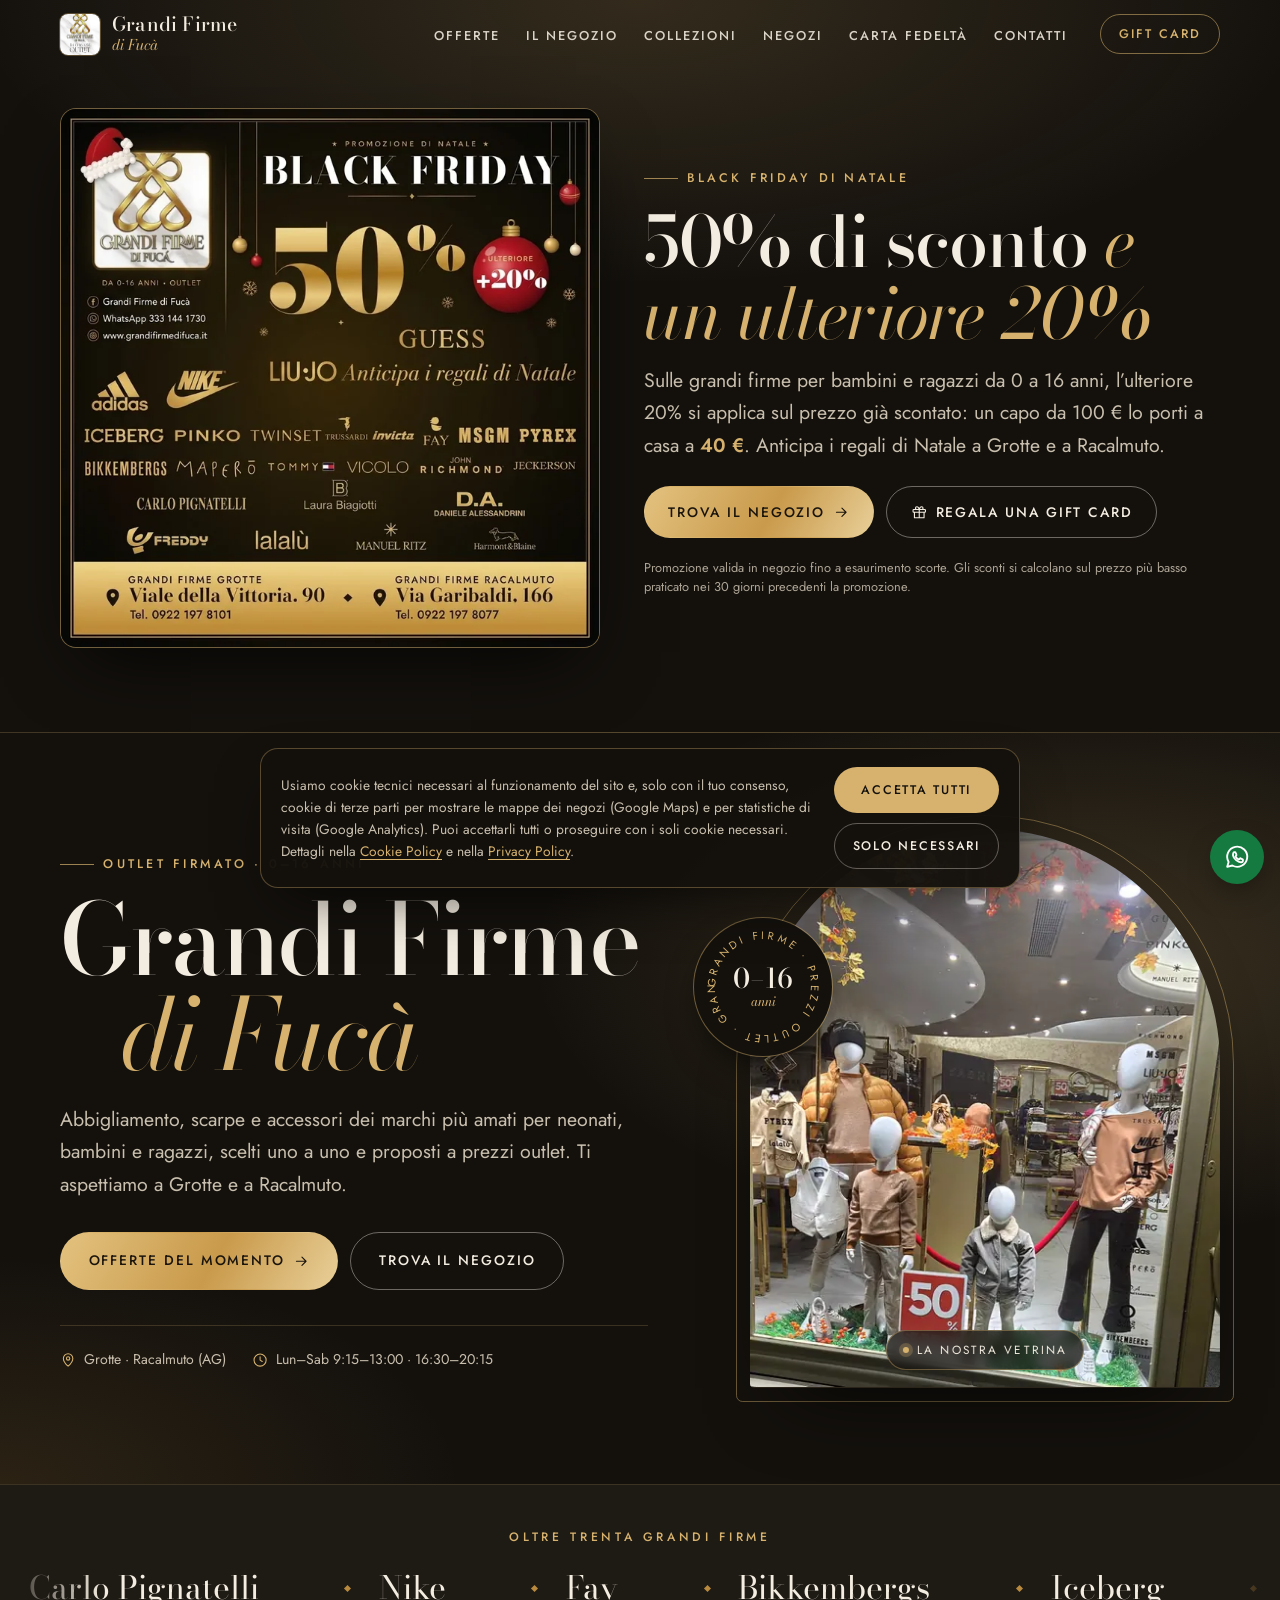
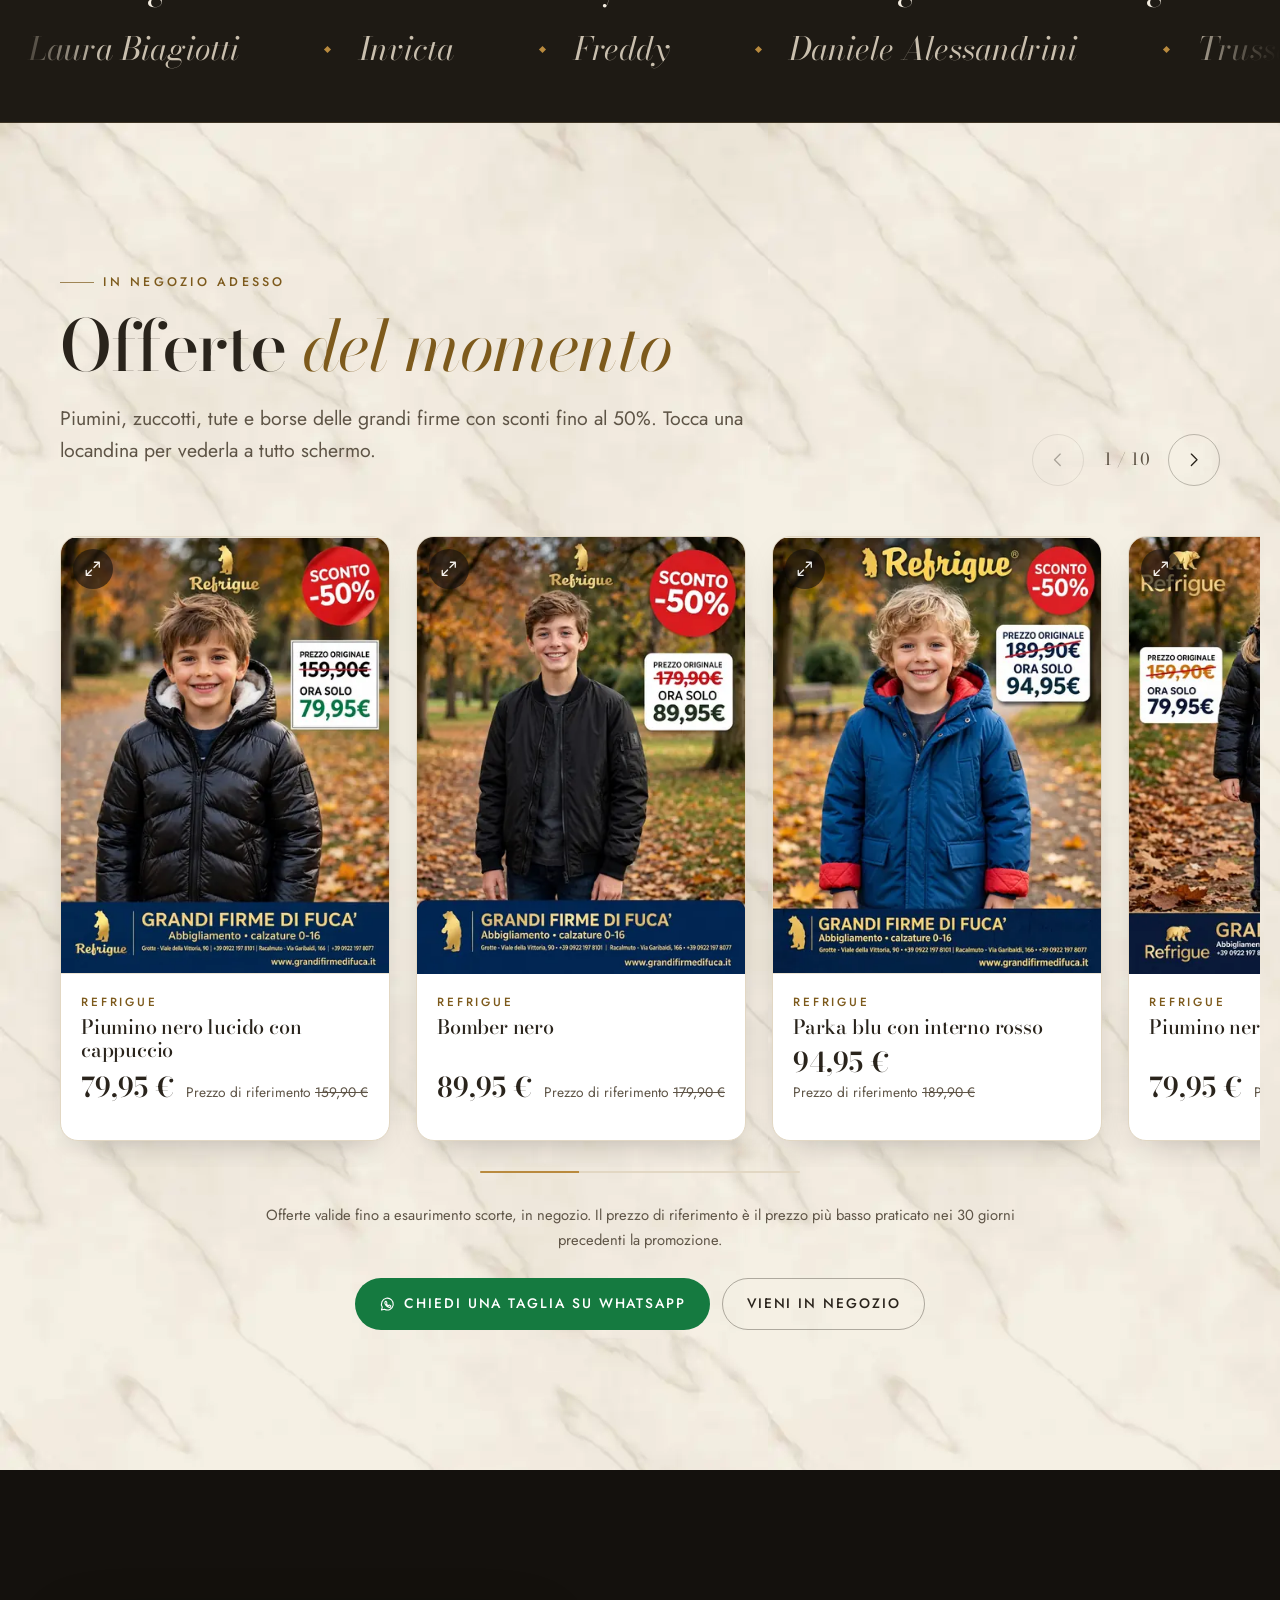
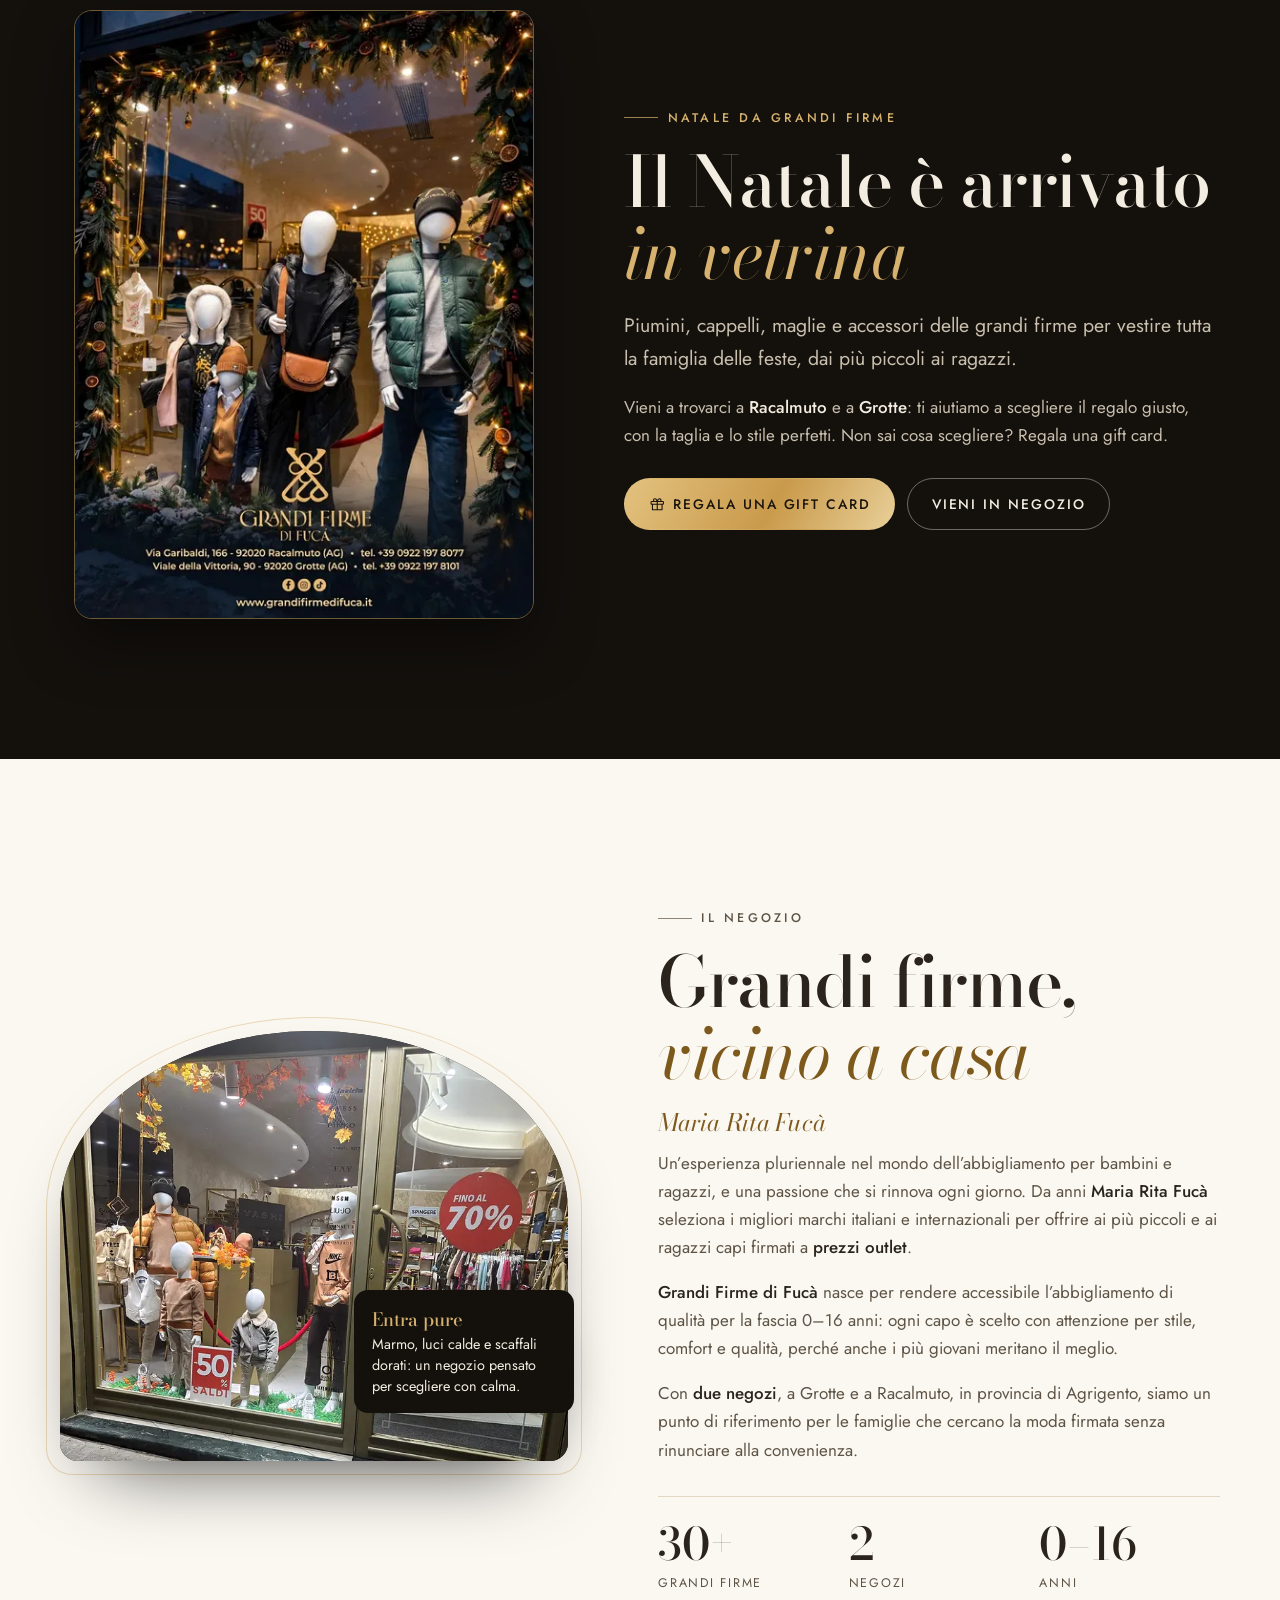
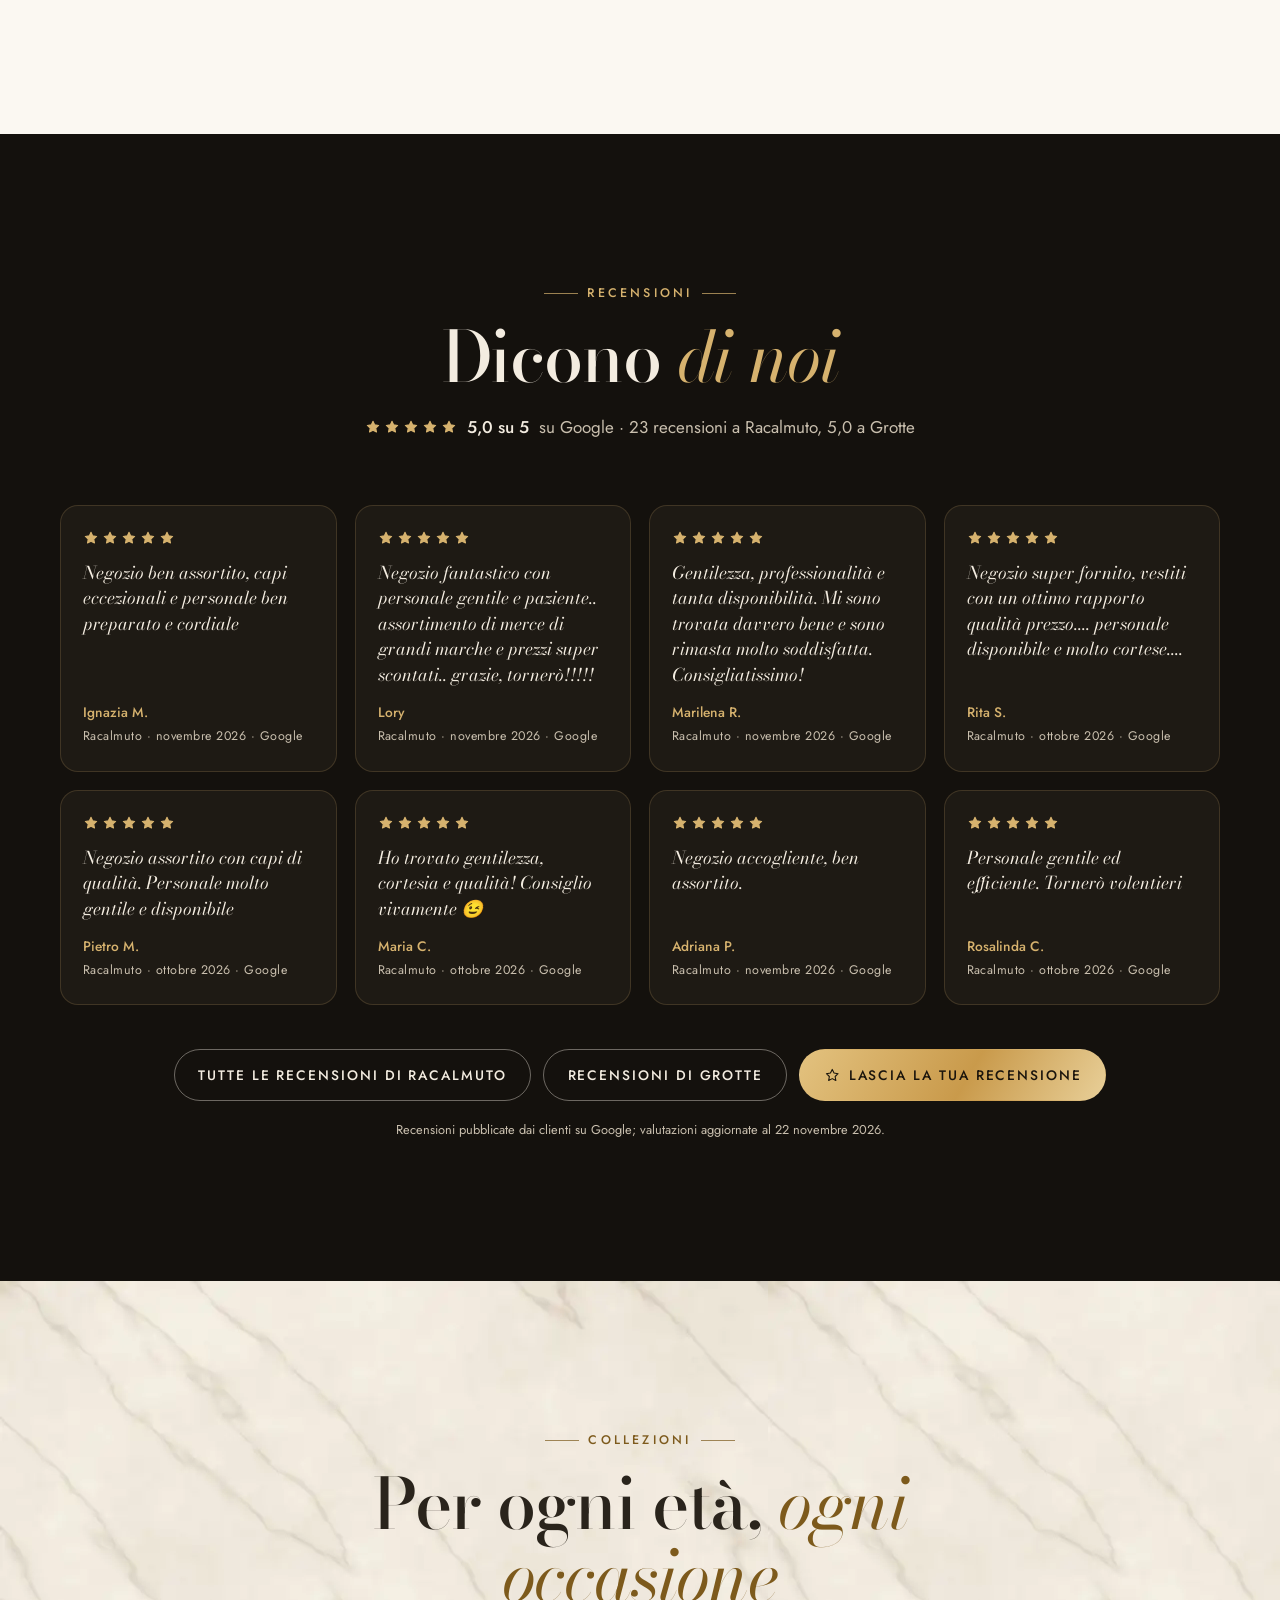
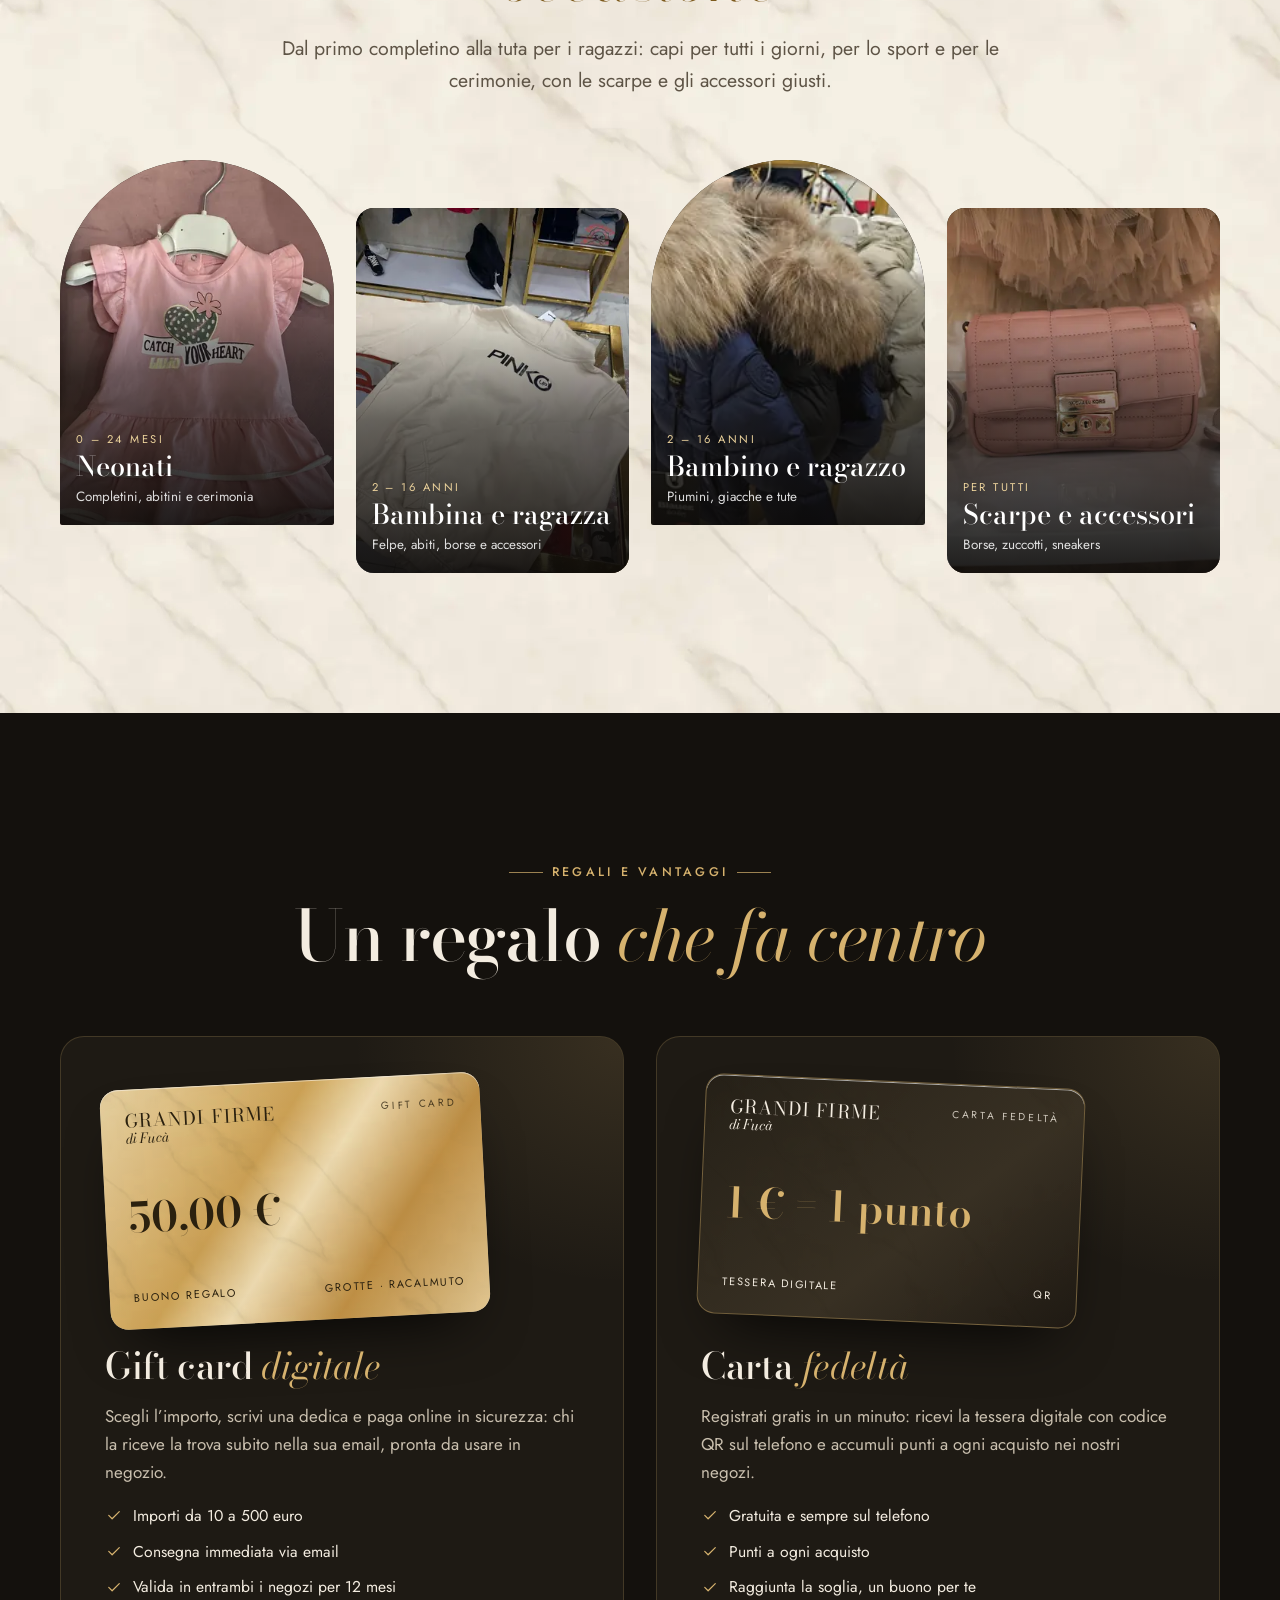
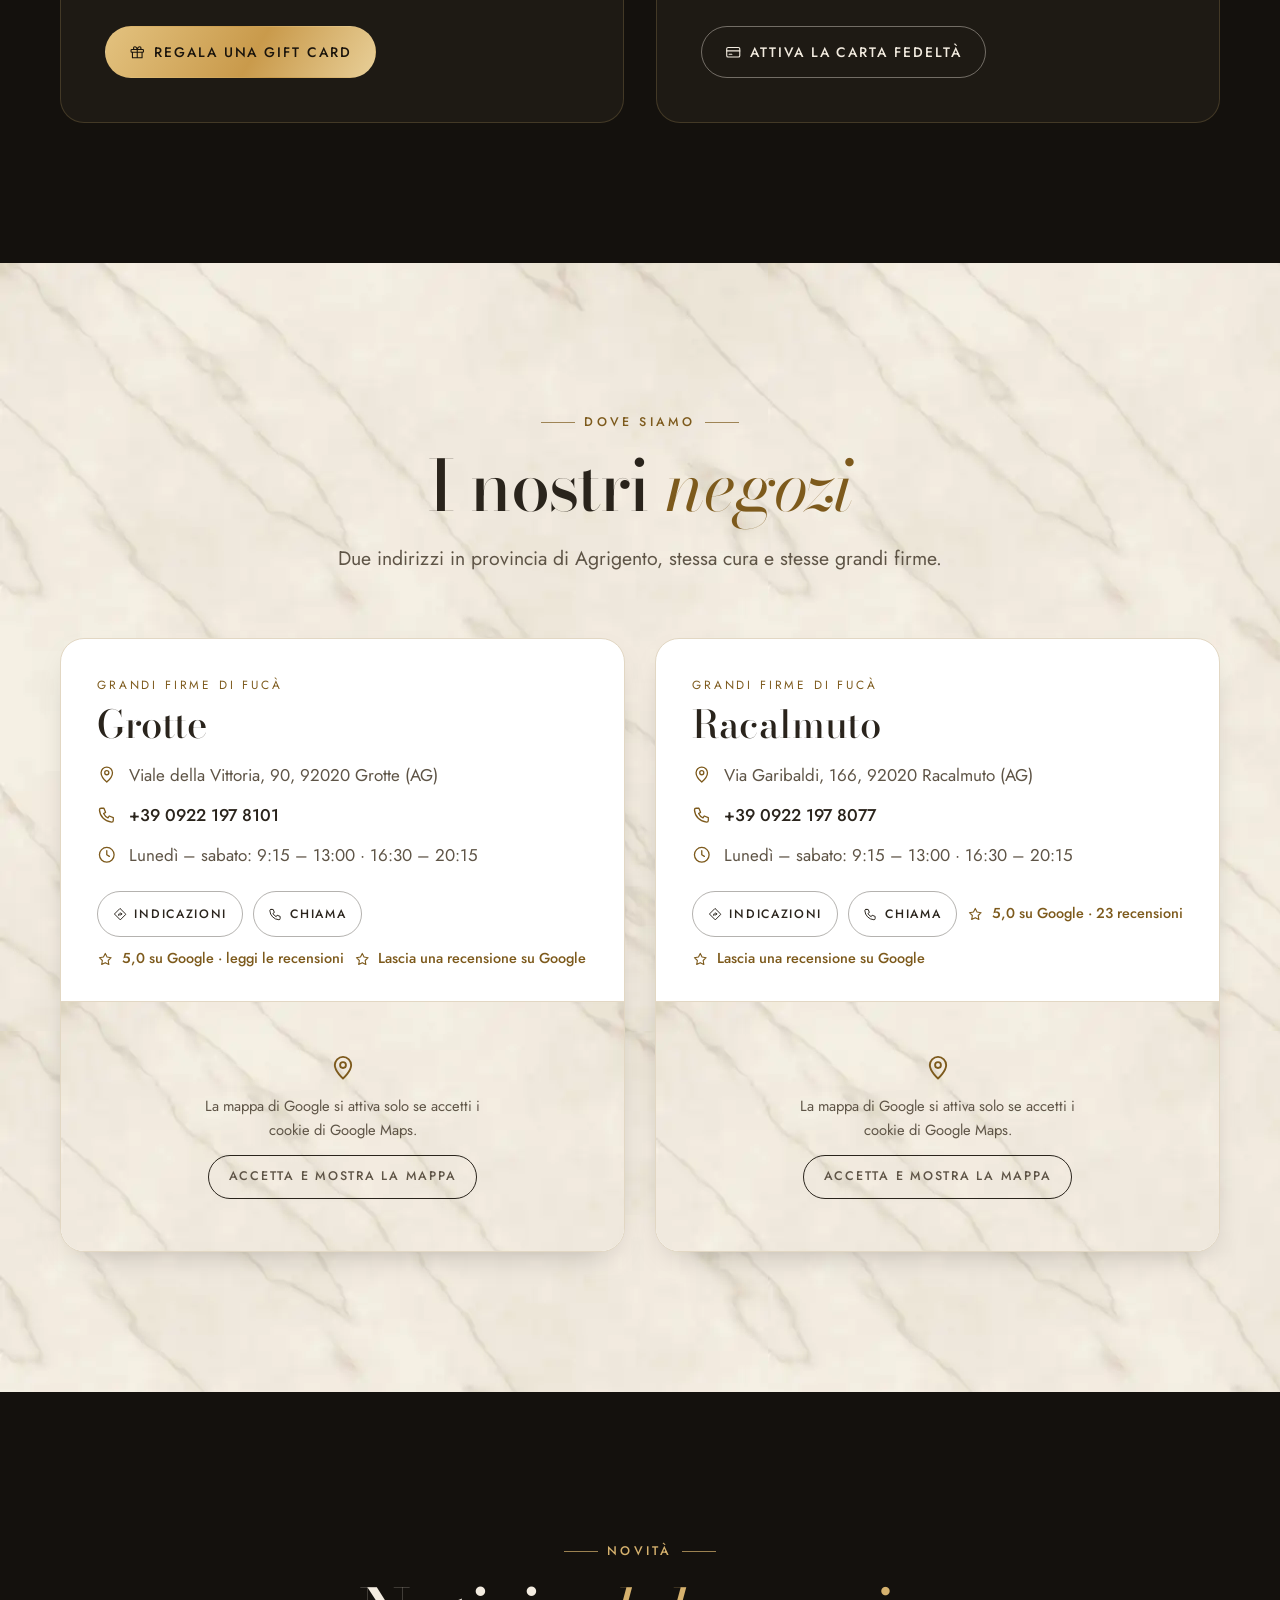
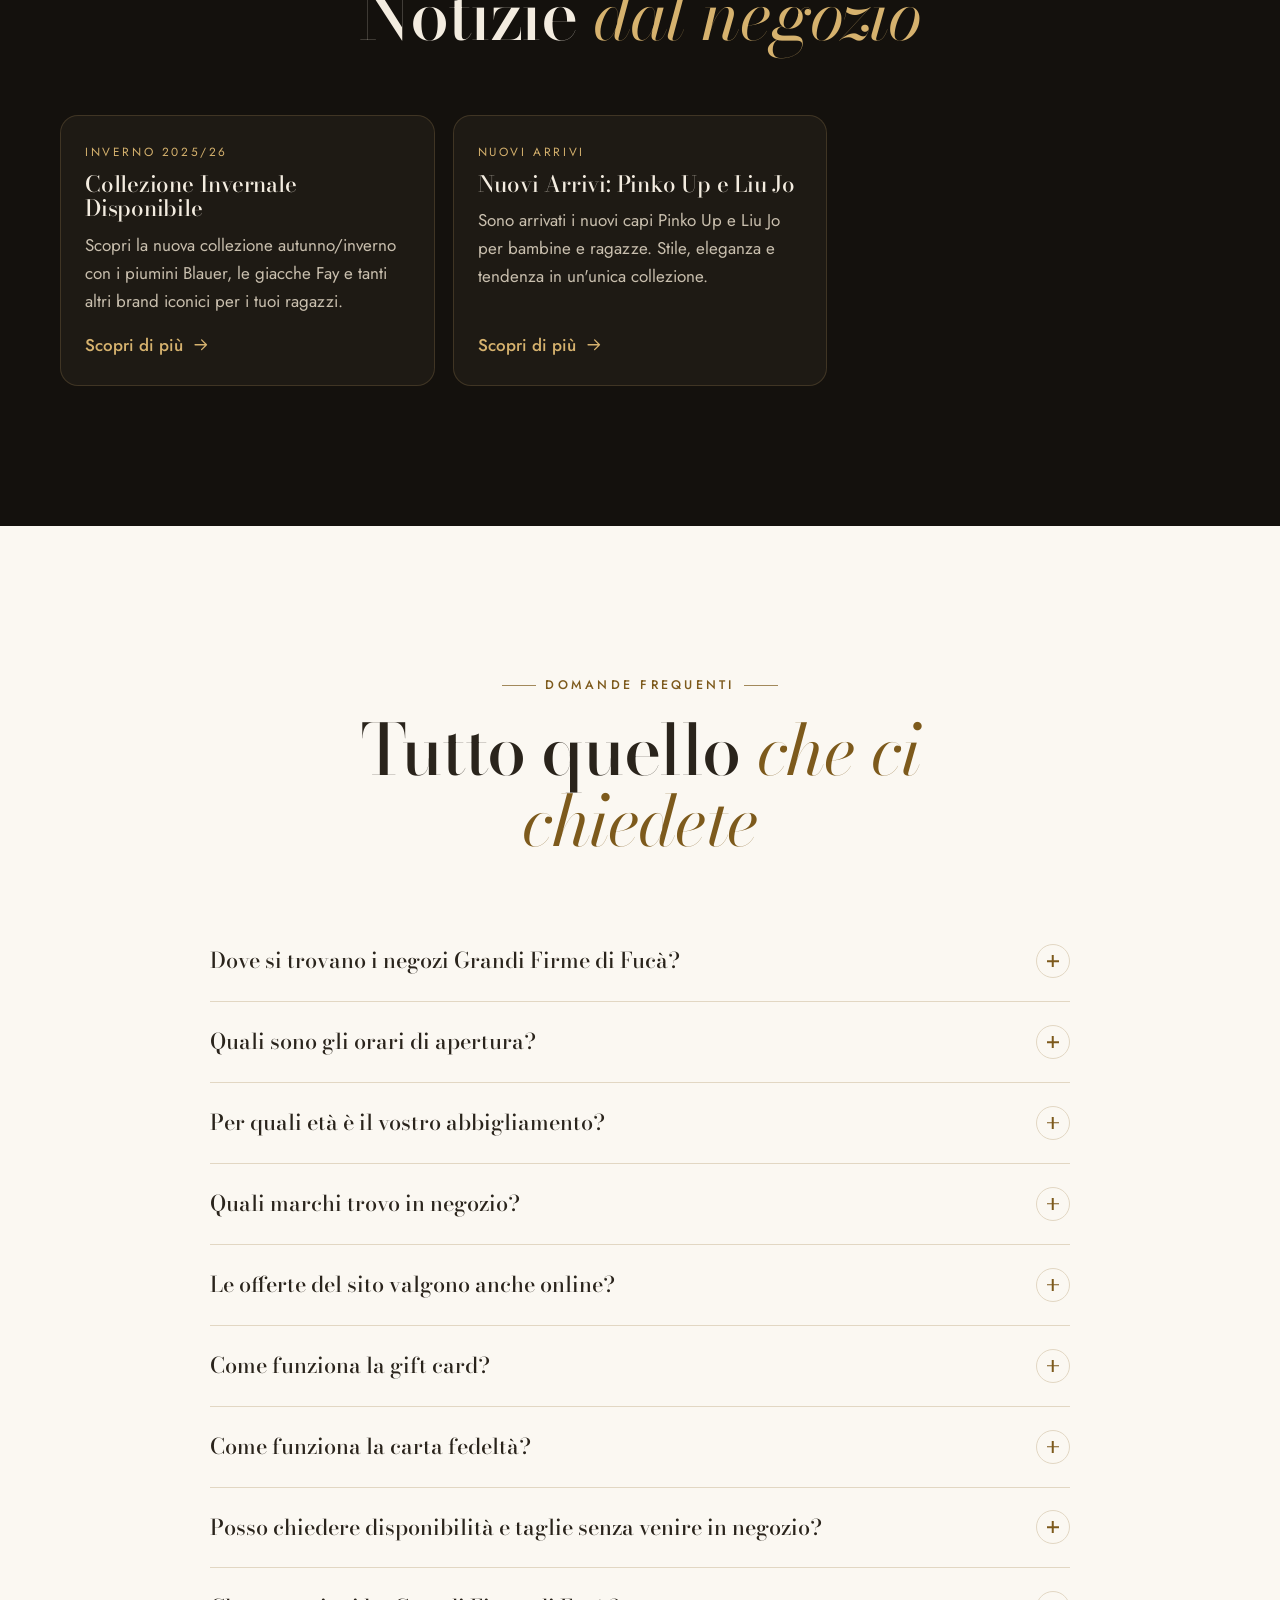
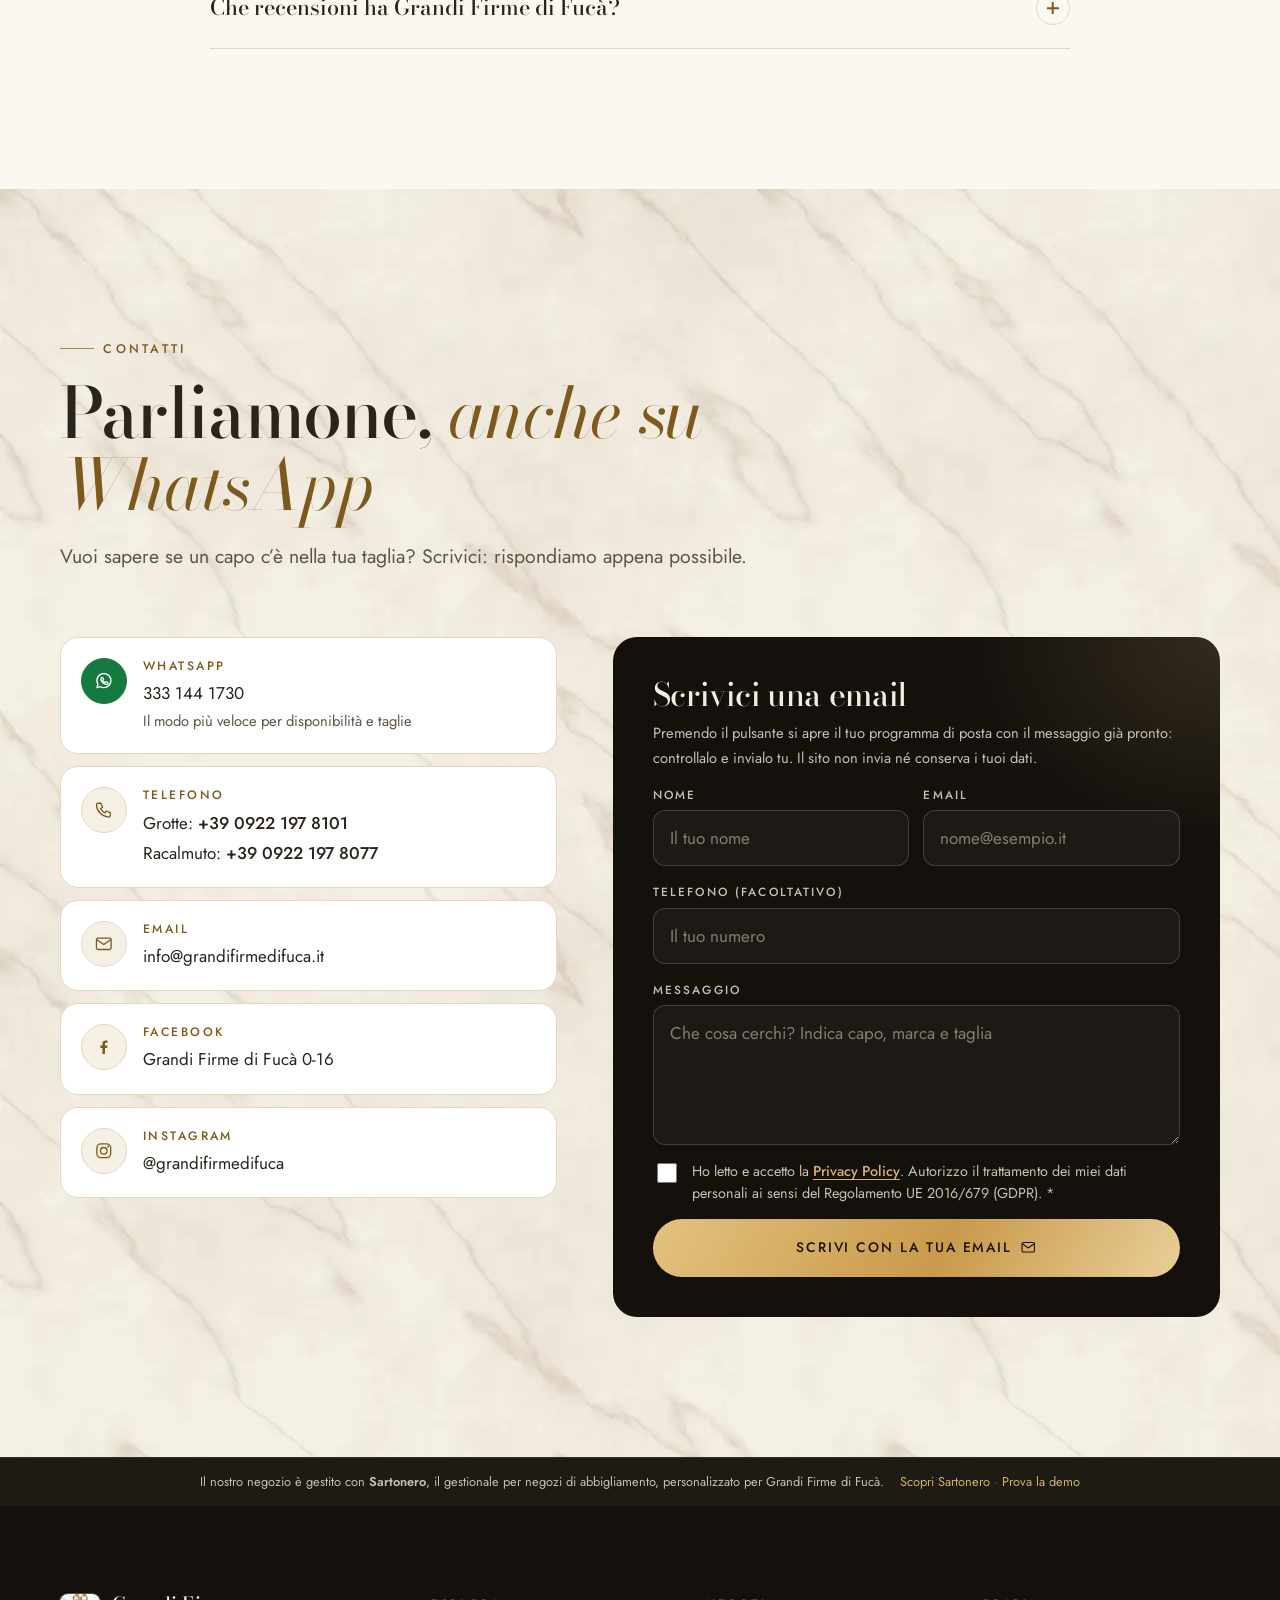
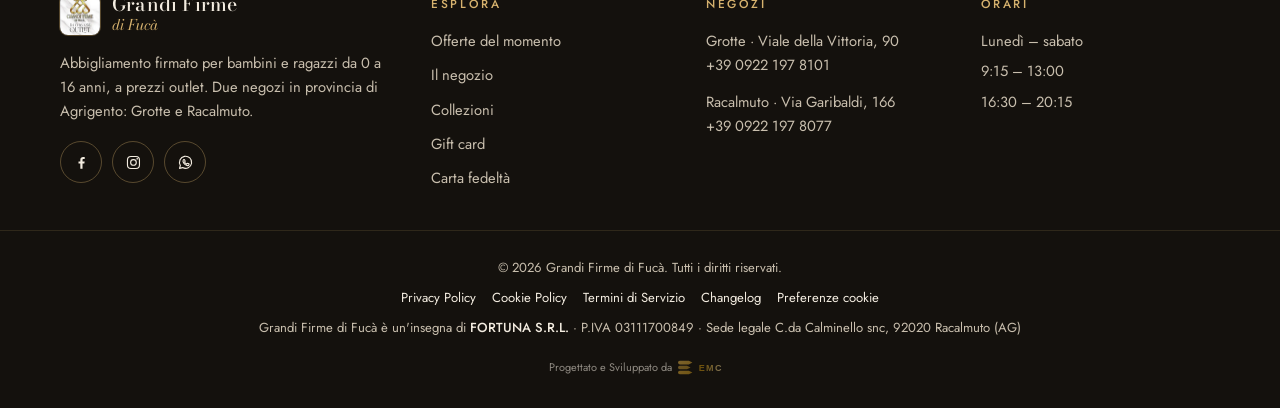
<file: index.html>
<!DOCTYPE html>
<html lang="it">
<head>
    <meta charset="UTF-8">
    <meta name="viewport" content="width=device-width, initial-scale=1, viewport-fit=cover">
    <title>Grandi Firme di Fucà · Abbigliamento firmato 0-16 anni a Grotte e Racalmuto</title>
    <meta name="description" content="Outlet di abbigliamento firmato per bambini e ragazzi da 0 a 16 anni: Trussardi, Liu Jo, Pinko, Blauer, Refrigue, EA7 e altre 30 grandi firme. Offerte in negozio a Grotte e Racalmuto (AG).">
    <meta name="robots" content="index, follow, max-image-preview:large">
    <meta name="author" content="Grandi Firme di Fucà">
    <link rel="canonical" href="https://www.grandifirmedifuca.it/">
    <meta name="geo.region" content="IT-AG">
    <meta name="geo.placename" content="Grotte, Racalmuto">
    <meta name="geo.position" content="37.4017;13.6965">
    <meta name="ICBM" content="37.4017, 13.6965">
    <meta name="theme-color" content="#14110d">
    <meta property="og:type" content="website">
    <meta property="og:locale" content="it_IT">
    <meta property="og:site_name" content="Grandi Firme di Fucà">
    <meta property="og:title" content="Grandi Firme di Fucà · Abbigliamento firmato 0-16 anni a Grotte e Racalmuto">
    <meta property="og:description" content="Outlet di abbigliamento firmato per bambini e ragazzi da 0 a 16 anni: Trussardi, Liu Jo, Pinko, Blauer, Refrigue, EA7 e altre 30 grandi firme. Offerte in negozio a Grotte e Racalmuto (AG).">
    <meta property="og:url" content="https://www.grandifirmedifuca.it/">
    <meta property="og:image" content="https://www.grandifirmedifuca.it/images/og-grandi-firme-di-fuca.jpg">
    <meta property="og:image:width" content="1200">
    <meta property="og:image:height" content="630">
    <meta property="og:image:alt" content="La vetrina di Grandi Firme di Fucà con il logo dorato">
    <meta name="twitter:card" content="summary_large_image">
    <meta name="twitter:title" content="Grandi Firme di Fucà · Abbigliamento firmato 0-16 anni a Grotte e Racalmuto">
    <meta name="twitter:description" content="Outlet di abbigliamento firmato per bambini e ragazzi da 0 a 16 anni: Trussardi, Liu Jo, Pinko, Blauer, Refrigue, EA7 e altre 30 grandi firme. Offerte in negozio a Grotte e Racalmuto (AG).">
    <meta name="twitter:image" content="https://www.grandifirmedifuca.it/images/og-grandi-firme-di-fuca.jpg">
    <meta name="twitter:image:alt" content="La vetrina di Grandi Firme di Fucà con il logo dorato">
    <link rel="icon" href="/favicon.ico" sizes="any">
    <link rel="icon" href="/favicon.svg" type="image/svg+xml">
    <link rel="apple-touch-icon" href="/apple-touch-icon.png">
    <link rel="manifest" href="/site.webmanifest">
    <link rel="preload" as="image" type="image/webp" imagesrcset="images/vetrina/vetrina-frontale-480.webp 480w, images/vetrina/vetrina-frontale-720.webp 720w, images/vetrina/vetrina-frontale-960.webp 960w, images/vetrina/vetrina-frontale-1220.webp 1220w" imagesizes="(min-width: 900px) 470px, 88vw" fetchpriority="high">
    <link rel="preload" href="fonts/bodoni-moda-latin.woff2" as="font" type="font/woff2" crossorigin>
    <link rel="preload" href="fonts/jost-latin.woff2" as="font" type="font/woff2" crossorigin>
    <link rel="stylesheet" href="css/style.css?v=3.0.4">
    <script>document.documentElement.className += ' js';</script>
    <meta name="keywords" content="abbigliamento bambini Grotte, abbigliamento bambini Racalmuto, outlet abbigliamento firmato Agrigento, abbigliamento 0-16 anni, Trussardi junior, Liu Jo bambina, Refrigue bambino, Grandi Firme di Fucà">
    <script type="application/ld+json">
{
 "@context": "https://schema.org",
 "@graph": [
  {
   "@type": "WebSite",
   "@id": "https://www.grandifirmedifuca.it/#sito",
   "url": "https://www.grandifirmedifuca.it/",
   "name": "Grandi Firme di Fucà",
   "inLanguage": "it-IT",
   "publisher": {
    "@id": "https://www.grandifirmedifuca.it/#organizzazione"
   }
  },
  {
   "@type": "Organization",
   "@id": "https://www.grandifirmedifuca.it/#organizzazione",
   "name": "Grandi Firme di Fucà",
   "alternateName": "Grandi Firme di Fucà 0-16",
   "url": "https://www.grandifirmedifuca.it/",
   "logo": "https://www.grandifirmedifuca.it/images/473363115_122109297818690618_4465295935468427392_n.jpg",
   "image": "https://www.grandifirmedifuca.it/images/og-grandi-firme-di-fuca.jpg",
   "description": "Abbigliamento firmato per bambini e ragazzi da 0 a 16 anni a prezzi outlet, con negozi a Grotte e Racalmuto (AG).",
   "email": "info@grandifirmedifuca.it",
   "telephone": "+393331441730",
   "founder": {
    "@type": "Person",
    "name": "Maria Rita Fucà"
   },
   "sameAs": [
    "https://www.facebook.com/grandi.firme.di.fuca.0.16/",
    "https://www.instagram.com/grandifirmedifuca/"
   ],
   "parentOrganization": {
    "@type": "Organization",
    "@id": "https://www.grandifirmedifuca.it/#fortuna-srl",
    "name": "FORTUNA S.R.L.",
    "legalName": "FORTUNA S.R.L.",
    "vatID": "IT03111700849",
    "taxID": "03111700849",
    "address": {
     "@type": "PostalAddress",
     "streetAddress": "Contrada Calminello snc",
     "addressLocality": "Racalmuto",
     "addressRegion": "AG",
     "postalCode": "92020",
     "addressCountry": "IT"
    }
   },
   "subOrganization": [
    {
     "@id": "https://www.grandifirmedifuca.it/#negozio-grotte"
    },
    {
     "@id": "https://www.grandifirmedifuca.it/#negozio-racalmuto"
    }
   ],
   "contactPoint": [
    {
     "@type": "ContactPoint",
     "contactType": "customer service",
     "telephone": "+393331441730",
     "areaServed": "IT",
     "availableLanguage": "Italian"
    }
   ],
   "hasOfferCatalog": {
    "@type": "OfferCatalog",
    "name": "Offerte del momento in negozio",
    "itemListElement": [
     {
      "@type": "Product",
      "name": "Refrigue Piumino nero lucido con cappuccio",
      "brand": {
       "@type": "Brand",
       "name": "Refrigue"
      },
      "image": "https://www.grandifirmedifuca.it/images/offerte/refrigue-piumino-nero-bambino-960.jpg",
      "description": "Locandina dell’offerta: piumino Refrigue nero lucido con cappuccio per bambino, sconto del 50%, da 159,90 € a 79,95 €",
      "offers": {
       "@type": "Offer",
       "price": "79.95",
       "priceCurrency": "EUR",
       "availability": "https://schema.org/InStoreOnly",
       "seller": {
        "@id": "https://www.grandifirmedifuca.it/#organizzazione"
       },
       "priceSpecification": [
        {
         "@type": "UnitPriceSpecification",
         "price": "79.95",
         "priceCurrency": "EUR"
        },
        {
         "@type": "UnitPriceSpecification",
         "priceType": "https://schema.org/StrikethroughPrice",
         "price": "159.90",
         "priceCurrency": "EUR"
        }
       ]
      }
     },
     {
      "@type": "Product",
      "name": "Refrigue Bomber nero",
      "brand": {
       "@type": "Brand",
       "name": "Refrigue"
      },
      "image": "https://www.grandifirmedifuca.it/images/offerte/refrigue-bomber-nero-ragazzo-960.jpg",
      "description": "Locandina dell’offerta: bomber Refrigue nero per ragazzo, sconto del 50%, da 179,90 € a 89,95 €",
      "offers": {
       "@type": "Offer",
       "price": "89.95",
       "priceCurrency": "EUR",
       "availability": "https://schema.org/InStoreOnly",
       "seller": {
        "@id": "https://www.grandifirmedifuca.it/#organizzazione"
       },
       "priceSpecification": [
        {
         "@type": "UnitPriceSpecification",
         "price": "89.95",
         "priceCurrency": "EUR"
        },
        {
         "@type": "UnitPriceSpecification",
         "priceType": "https://schema.org/StrikethroughPrice",
         "price": "179.90",
         "priceCurrency": "EUR"
        }
       ]
      }
     },
     {
      "@type": "Product",
      "name": "Refrigue Parka blu con interno rosso",
      "brand": {
       "@type": "Brand",
       "name": "Refrigue"
      },
      "image": "https://www.grandifirmedifuca.it/images/offerte/refrigue-parka-blu-bambino-960.jpg",
      "description": "Locandina dell’offerta: parka Refrigue blu con cappuccio e polsini rossi per bambino, sconto del 50%, da 189,90 € a 94,95 €",
      "offers": {
       "@type": "Offer",
       "price": "94.95",
       "priceCurrency": "EUR",
       "availability": "https://schema.org/InStoreOnly",
       "seller": {
        "@id": "https://www.grandifirmedifuca.it/#organizzazione"
       },
       "priceSpecification": [
        {
         "@type": "UnitPriceSpecification",
         "price": "94.95",
         "priceCurrency": "EUR"
        },
        {
         "@type": "UnitPriceSpecification",
         "priceType": "https://schema.org/StrikethroughPrice",
         "price": "189.90",
         "priceCurrency": "EUR"
        }
       ]
      }
     },
     {
      "@type": "Product",
      "name": "Refrigue Piumino nero trapuntato",
      "brand": {
       "@type": "Brand",
       "name": "Refrigue"
      },
      "image": "https://www.grandifirmedifuca.it/images/offerte/refrigue-piumino-nero-bambina-960.jpg",
      "description": "Locandina dell’offerta: piumino Refrigue nero trapuntato con cappuccio per bambina, sconto del 50%, da 159,90 € a 79,95 €",
      "offers": {
       "@type": "Offer",
       "price": "79.95",
       "priceCurrency": "EUR",
       "availability": "https://schema.org/InStoreOnly",
       "seller": {
        "@id": "https://www.grandifirmedifuca.it/#organizzazione"
       },
       "priceSpecification": [
        {
         "@type": "UnitPriceSpecification",
         "price": "79.95",
         "priceCurrency": "EUR"
        },
        {
         "@type": "UnitPriceSpecification",
         "priceType": "https://schema.org/StrikethroughPrice",
         "price": "159.90",
         "priceCurrency": "EUR"
        }
       ]
      }
     },
     {
      "@type": "Product",
      "name": "Timberland Zuccotto marrone",
      "brand": {
       "@type": "Brand",
       "name": "Timberland"
      },
      "image": "https://www.grandifirmedifuca.it/images/offerte/timberland-zuccotto-marrone-960.jpg",
      "description": "Locandina dell’offerta: zuccotto Timberland marrone in maglia, sconto del 30%, da 55,00 € a 38,50 €",
      "offers": {
       "@type": "Offer",
       "price": "38.50",
       "priceCurrency": "EUR",
       "availability": "https://schema.org/InStoreOnly",
       "seller": {
        "@id": "https://www.grandifirmedifuca.it/#organizzazione"
       },
       "priceSpecification": [
        {
         "@type": "UnitPriceSpecification",
         "price": "38.50",
         "priceCurrency": "EUR"
        },
        {
         "@type": "UnitPriceSpecification",
         "priceType": "https://schema.org/StrikethroughPrice",
         "price": "55.00",
         "priceCurrency": "EUR"
        }
       ]
      }
     },
     {
      "@type": "Product",
      "name": "EA7 Emporio Armani Zuccotto nero con logo grande",
      "brand": {
       "@type": "Brand",
       "name": "EA7 Emporio Armani"
      },
      "image": "https://www.grandifirmedifuca.it/images/offerte/ea7-zuccotto-nero-960.jpg",
      "description": "Locandina dell’offerta: zuccotto EA7 Emporio Armani nero con logo grande, sconto del 30%, da 59,00 € a 41,30 €",
      "offers": {
       "@type": "Offer",
       "price": "41.30",
       "priceCurrency": "EUR",
       "availability": "https://schema.org/InStoreOnly",
       "seller": {
        "@id": "https://www.grandifirmedifuca.it/#organizzazione"
       },
       "priceSpecification": [
        {
         "@type": "UnitPriceSpecification",
         "price": "41.30",
         "priceCurrency": "EUR"
        },
        {
         "@type": "UnitPriceSpecification",
         "priceType": "https://schema.org/StrikethroughPrice",
         "price": "59.00",
         "priceCurrency": "EUR"
        }
       ]
      }
     },
     {
      "@type": "Product",
      "name": "EA7 Emporio Armani Zuccotto blu con logo grande",
      "brand": {
       "@type": "Brand",
       "name": "EA7 Emporio Armani"
      },
      "image": "https://www.grandifirmedifuca.it/images/offerte/ea7-zuccotto-blu-960.jpg",
      "description": "Locandina dell’offerta: zuccotto EA7 Emporio Armani blu con logo grande, sconto del 30%, da 50,00 € a 35,00 €",
      "offers": {
       "@type": "Offer",
       "price": "35.00",
       "priceCurrency": "EUR",
       "availability": "https://schema.org/InStoreOnly",
       "seller": {
        "@id": "https://www.grandifirmedifuca.it/#organizzazione"
       },
       "priceSpecification": [
        {
         "@type": "UnitPriceSpecification",
         "price": "35.00",
         "priceCurrency": "EUR"
        },
        {
         "@type": "UnitPriceSpecification",
         "priceType": "https://schema.org/StrikethroughPrice",
         "price": "50.00",
         "priceCurrency": "EUR"
        }
       ]
      }
     },
     {
      "@type": "Product",
      "name": "Trussardi Junior Tuta verde, taglia 14/16 anni",
      "brand": {
       "@type": "Brand",
       "name": "Trussardi Junior"
      },
      "image": "https://www.grandifirmedifuca.it/images/offerte/trussardi-tuta-verde-960.jpg",
      "description": "Locandina dell’offerta: tuta Trussardi Junior verde, felpa e pantalone, taglia 14/16 anni, sconto del 50%, da 84,90 € a 42,45 €",
      "offers": {
       "@type": "Offer",
       "price": "42.45",
       "priceCurrency": "EUR",
       "availability": "https://schema.org/InStoreOnly",
       "seller": {
        "@id": "https://www.grandifirmedifuca.it/#organizzazione"
       },
       "priceSpecification": [
        {
         "@type": "UnitPriceSpecification",
         "price": "42.45",
         "priceCurrency": "EUR"
        },
        {
         "@type": "UnitPriceSpecification",
         "priceType": "https://schema.org/StrikethroughPrice",
         "price": "84.90",
         "priceCurrency": "EUR"
        }
       ]
      }
     },
     {
      "@type": "Product",
      "name": "Trussardi Completi beige, taglia 14/16 anni – scritta piccola",
      "brand": {
       "@type": "Brand",
       "name": "Trussardi"
      },
      "image": "https://www.grandifirmedifuca.it/images/offerte/trussardi-completi-beige-960.jpg",
      "description": "Locandina dell’offerta: due completi Trussardi beige taglia 14/16 anni, sconto del 50%: con scritta piccola da 89,90 € a 44,95 €, con logo grande e cappuccio da 79,90 € a 39,95 €",
      "offers": {
       "@type": "Offer",
       "price": "44.95",
       "priceCurrency": "EUR",
       "availability": "https://schema.org/InStoreOnly",
       "seller": {
        "@id": "https://www.grandifirmedifuca.it/#organizzazione"
       },
       "priceSpecification": [
        {
         "@type": "UnitPriceSpecification",
         "price": "44.95",
         "priceCurrency": "EUR"
        },
        {
         "@type": "UnitPriceSpecification",
         "priceType": "https://schema.org/StrikethroughPrice",
         "price": "89.90",
         "priceCurrency": "EUR"
        }
       ]
      }
     },
     {
      "@type": "Product",
      "name": "Trussardi Completi beige, taglia 14/16 anni – logo grande con cappuccio",
      "brand": {
       "@type": "Brand",
       "name": "Trussardi"
      },
      "image": "https://www.grandifirmedifuca.it/images/offerte/trussardi-completi-beige-960.jpg",
      "description": "Locandina dell’offerta: due completi Trussardi beige taglia 14/16 anni, sconto del 50%: con scritta piccola da 89,90 € a 44,95 €, con logo grande e cappuccio da 79,90 € a 39,95 €",
      "offers": {
       "@type": "Offer",
       "price": "39.95",
       "priceCurrency": "EUR",
       "availability": "https://schema.org/InStoreOnly",
       "seller": {
        "@id": "https://www.grandifirmedifuca.it/#organizzazione"
       },
       "priceSpecification": [
        {
         "@type": "UnitPriceSpecification",
         "price": "39.95",
         "priceCurrency": "EUR"
        },
        {
         "@type": "UnitPriceSpecification",
         "priceType": "https://schema.org/StrikethroughPrice",
         "price": "79.90",
         "priceCurrency": "EUR"
        }
       ]
      }
     },
     {
      "@type": "Product",
      "name": "Patrizia Pepe Borsa nera con catena argento",
      "brand": {
       "@type": "Brand",
       "name": "Patrizia Pepe"
      },
      "image": "https://www.grandifirmedifuca.it/images/offerte/patrizia-pepe-borsa-nera-960.jpg",
      "description": "Locandina dell’offerta: borsa Patrizia Pepe nera con tracolla a catena argento, sconto del 30%, da 139,90 € a 97,93 €",
      "offers": {
       "@type": "Offer",
       "price": "97.93",
       "priceCurrency": "EUR",
       "availability": "https://schema.org/InStoreOnly",
       "seller": {
        "@id": "https://www.grandifirmedifuca.it/#organizzazione"
       },
       "priceSpecification": [
        {
         "@type": "UnitPriceSpecification",
         "price": "97.93",
         "priceCurrency": "EUR"
        },
        {
         "@type": "UnitPriceSpecification",
         "priceType": "https://schema.org/StrikethroughPrice",
         "price": "139.90",
         "priceCurrency": "EUR"
        }
       ]
      }
     }
    ]
   }
  },
  {
   "@type": "ClothingStore",
   "@id": "https://www.grandifirmedifuca.it/#negozio-grotte",
   "name": "Grandi Firme di Fucà – Grotte",
   "description": "Negozio di abbigliamento firmato per bambini e ragazzi da 0 a 16 anni a prezzi outlet a Grotte (AG).",
   "url": "https://www.grandifirmedifuca.it/#negozi",
   "telephone": "+3909221978101",
   "image": [
    "https://www.grandifirmedifuca.it/images/vetrina/vetrina-frontale-1220.jpg",
    "https://www.grandifirmedifuca.it/images/vetrina/vetrina-ingresso-1500.jpg"
   ],
   "logo": "https://www.grandifirmedifuca.it/images/473363115_122109297818690618_4465295935468427392_n.jpg",
   "address": {
    "@type": "PostalAddress",
    "streetAddress": "Viale della Vittoria, 90",
    "addressLocality": "Grotte",
    "addressRegion": "AG",
    "postalCode": "92020",
    "addressCountry": "IT"
   },
   "geo": {
    "@type": "GeoCoordinates",
    "latitude": 37.4017,
    "longitude": 13.6965
   },
   "hasMap": "https://maps.google.com/?cid=7934354111700121042",
   "openingHoursSpecification": [
    {
     "@type": "OpeningHoursSpecification",
     "dayOfWeek": [
      "Monday",
      "Tuesday",
      "Wednesday",
      "Thursday",
      "Friday",
      "Saturday"
     ],
     "opens": "09:15",
     "closes": "13:00"
    },
    {
     "@type": "OpeningHoursSpecification",
     "dayOfWeek": [
      "Monday",
      "Tuesday",
      "Wednesday",
      "Thursday",
      "Friday",
      "Saturday"
     ],
     "opens": "16:30",
     "closes": "20:15"
    }
   ],
   "priceRange": "€€",
   "currenciesAccepted": "EUR",
   "areaServed": [
    {
     "@type": "City",
     "name": "Grotte"
    },
    {
     "@type": "City",
     "name": "Racalmuto"
    },
    {
     "@type": "AdministrativeArea",
     "name": "Provincia di Agrigento"
    }
   ],
   "brand": [
    {
     "@type": "Brand",
     "name": "Carlo Pignatelli"
    },
    {
     "@type": "Brand",
     "name": "Nike"
    },
    {
     "@type": "Brand",
     "name": "Fay"
    },
    {
     "@type": "Brand",
     "name": "Bikkembergs"
    },
    {
     "@type": "Brand",
     "name": "Iceberg"
    },
    {
     "@type": "Brand",
     "name": "MSGM"
    },
    {
     "@type": "Brand",
     "name": "Maperō"
    },
    {
     "@type": "Brand",
     "name": "Pinko"
    },
    {
     "@type": "Brand",
     "name": "Tommy Hilfiger"
    },
    {
     "@type": "Brand",
     "name": "Vicolo"
    },
    {
     "@type": "Brand",
     "name": "John Richmond"
    },
    {
     "@type": "Brand",
     "name": "Liu Jo"
    },
    {
     "@type": "Brand",
     "name": "Pyrex"
    },
    {
     "@type": "Brand",
     "name": "Jeckerson"
    },
    {
     "@type": "Brand",
     "name": "Refrigue"
    },
    {
     "@type": "Brand",
     "name": "Timberland"
    },
    {
     "@type": "Brand",
     "name": "Laura Biagiotti"
    },
    {
     "@type": "Brand",
     "name": "Invicta"
    },
    {
     "@type": "Brand",
     "name": "Freddy"
    },
    {
     "@type": "Brand",
     "name": "Daniele Alessandrini"
    },
    {
     "@type": "Brand",
     "name": "Trussardi"
    },
    {
     "@type": "Brand",
     "name": "Suns"
    },
    {
     "@type": "Brand",
     "name": "Twinset"
    },
    {
     "@type": "Brand",
     "name": "Adidas"
    },
    {
     "@type": "Brand",
     "name": "Polo Club"
    },
    {
     "@type": "Brand",
     "name": "Lalalù"
    },
    {
     "@type": "Brand",
     "name": "Manuel Ritz"
    },
    {
     "@type": "Brand",
     "name": "Guess"
    },
    {
     "@type": "Brand",
     "name": "Harmont & Blaine"
    },
    {
     "@type": "Brand",
     "name": "Blauer"
    },
    {
     "@type": "Brand",
     "name": "Y-Clù"
    },
    {
     "@type": "Brand",
     "name": "Lacoste"
    },
    {
     "@type": "Brand",
     "name": "EA7 Emporio Armani"
    },
    {
     "@type": "Brand",
     "name": "Patrizia Pepe"
    }
   ],
   "parentOrganization": {
    "@id": "https://www.grandifirmedifuca.it/#organizzazione"
   },
   "aggregateRating": {
    "@type": "AggregateRating",
    "ratingValue": "5",
    "bestRating": "5",
    "worstRating": "1",
    "ratingCount": "1"
   },
   "sameAs": [
    "https://maps.google.com/?cid=7934354111700121042",
    "https://www.facebook.com/grandi.firme.di.fuca.0.16/",
    "https://www.instagram.com/grandifirmedifuca/"
   ]
  },
  {
   "@type": "ClothingStore",
   "@id": "https://www.grandifirmedifuca.it/#negozio-racalmuto",
   "name": "Grandi Firme di Fucà – Racalmuto",
   "description": "Negozio di abbigliamento firmato per bambini e ragazzi da 0 a 16 anni a prezzi outlet a Racalmuto (AG).",
   "url": "https://www.grandifirmedifuca.it/#negozi",
   "telephone": "+3909221978077",
   "image": [
    "https://www.grandifirmedifuca.it/images/vetrina/vetrina-frontale-1220.jpg",
    "https://www.grandifirmedifuca.it/images/vetrina/vetrina-ingresso-1500.jpg"
   ],
   "logo": "https://www.grandifirmedifuca.it/images/473363115_122109297818690618_4465295935468427392_n.jpg",
   "address": {
    "@type": "PostalAddress",
    "streetAddress": "Via Garibaldi, 166",
    "addressLocality": "Racalmuto",
    "addressRegion": "AG",
    "postalCode": "92020",
    "addressCountry": "IT"
   },
   "geo": {
    "@type": "GeoCoordinates",
    "latitude": 37.4058,
    "longitude": 13.7265
   },
   "hasMap": "https://maps.google.com/?cid=4953073081365237229",
   "openingHoursSpecification": [
    {
     "@type": "OpeningHoursSpecification",
     "dayOfWeek": [
      "Monday",
      "Tuesday",
      "Wednesday",
      "Thursday",
      "Friday",
      "Saturday"
     ],
     "opens": "09:15",
     "closes": "13:00"
    },
    {
     "@type": "OpeningHoursSpecification",
     "dayOfWeek": [
      "Monday",
      "Tuesday",
      "Wednesday",
      "Thursday",
      "Friday",
      "Saturday"
     ],
     "opens": "16:30",
     "closes": "20:15"
    }
   ],
   "priceRange": "€€",
   "currenciesAccepted": "EUR",
   "areaServed": [
    {
     "@type": "City",
     "name": "Grotte"
    },
    {
     "@type": "City",
     "name": "Racalmuto"
    },
    {
     "@type": "AdministrativeArea",
     "name": "Provincia di Agrigento"
    }
   ],
   "brand": [
    {
     "@type": "Brand",
     "name": "Carlo Pignatelli"
    },
    {
     "@type": "Brand",
     "name": "Nike"
    },
    {
     "@type": "Brand",
     "name": "Fay"
    },
    {
     "@type": "Brand",
     "name": "Bikkembergs"
    },
    {
     "@type": "Brand",
     "name": "Iceberg"
    },
    {
     "@type": "Brand",
     "name": "MSGM"
    },
    {
     "@type": "Brand",
     "name": "Maperō"
    },
    {
     "@type": "Brand",
     "name": "Pinko"
    },
    {
     "@type": "Brand",
     "name": "Tommy Hilfiger"
    },
    {
     "@type": "Brand",
     "name": "Vicolo"
    },
    {
     "@type": "Brand",
     "name": "John Richmond"
    },
    {
     "@type": "Brand",
     "name": "Liu Jo"
    },
    {
     "@type": "Brand",
     "name": "Pyrex"
    },
    {
     "@type": "Brand",
     "name": "Jeckerson"
    },
    {
     "@type": "Brand",
     "name": "Refrigue"
    },
    {
     "@type": "Brand",
     "name": "Timberland"
    },
    {
     "@type": "Brand",
     "name": "Laura Biagiotti"
    },
    {
     "@type": "Brand",
     "name": "Invicta"
    },
    {
     "@type": "Brand",
     "name": "Freddy"
    },
    {
     "@type": "Brand",
     "name": "Daniele Alessandrini"
    },
    {
     "@type": "Brand",
     "name": "Trussardi"
    },
    {
     "@type": "Brand",
     "name": "Suns"
    },
    {
     "@type": "Brand",
     "name": "Twinset"
    },
    {
     "@type": "Brand",
     "name": "Adidas"
    },
    {
     "@type": "Brand",
     "name": "Polo Club"
    },
    {
     "@type": "Brand",
     "name": "Lalalù"
    },
    {
     "@type": "Brand",
     "name": "Manuel Ritz"
    },
    {
     "@type": "Brand",
     "name": "Guess"
    },
    {
     "@type": "Brand",
     "name": "Harmont & Blaine"
    },
    {
     "@type": "Brand",
     "name": "Blauer"
    },
    {
     "@type": "Brand",
     "name": "Y-Clù"
    },
    {
     "@type": "Brand",
     "name": "Lacoste"
    },
    {
     "@type": "Brand",
     "name": "EA7 Emporio Armani"
    },
    {
     "@type": "Brand",
     "name": "Patrizia Pepe"
    }
   ],
   "parentOrganization": {
    "@id": "https://www.grandifirmedifuca.it/#organizzazione"
   },
   "aggregateRating": {
    "@type": "AggregateRating",
    "ratingValue": "5",
    "bestRating": "5",
    "worstRating": "1",
    "ratingCount": "23",
    "reviewCount": "15"
   },
   "review": [
    {
     "@type": "Review",
     "author": {
      "@type": "Person",
      "name": "Ignazia M."
     },
     "datePublished": "2026-11",
     "reviewBody": "Negozio ben assortito, capi eccezionali e personale ben preparato e cordiale",
     "publisher": {
      "@type": "Organization",
      "name": "Google"
     },
     "reviewRating": {
      "@type": "Rating",
      "ratingValue": "5",
      "bestRating": "5",
      "worstRating": "1"
     }
    },
    {
     "@type": "Review",
     "author": {
      "@type": "Person",
      "name": "Lory"
     },
     "datePublished": "2026-11",
     "reviewBody": "Negozio fantastico con personale gentile e paziente.. assortimento di merce di grandi marche e prezzi super scontati.. grazie, tornerò!!!!!",
     "publisher": {
      "@type": "Organization",
      "name": "Google"
     },
     "reviewRating": {
      "@type": "Rating",
      "ratingValue": "5",
      "bestRating": "5",
      "worstRating": "1"
     }
    },
    {
     "@type": "Review",
     "author": {
      "@type": "Person",
      "name": "Marilena R."
     },
     "datePublished": "2026-11",
     "reviewBody": "Gentilezza, professionalità e tanta disponibilità. Mi sono trovata davvero bene e sono rimasta molto soddisfatta. Consigliatissimo!",
     "publisher": {
      "@type": "Organization",
      "name": "Google"
     },
     "reviewRating": {
      "@type": "Rating",
      "ratingValue": "5",
      "bestRating": "5",
      "worstRating": "1"
     }
    },
    {
     "@type": "Review",
     "author": {
      "@type": "Person",
      "name": "Rita S."
     },
     "datePublished": "2026-10",
     "reviewBody": "Negozio super fornito, vestiti con un ottimo rapporto qualità prezzo.... personale disponibile e molto cortese....",
     "publisher": {
      "@type": "Organization",
      "name": "Google"
     },
     "reviewRating": {
      "@type": "Rating",
      "ratingValue": "5",
      "bestRating": "5",
      "worstRating": "1"
     }
    },
    {
     "@type": "Review",
     "author": {
      "@type": "Person",
      "name": "Pietro M."
     },
     "datePublished": "2026-10",
     "reviewBody": "Negozio assortito con capi di qualità. Personale molto gentile e disponibile",
     "publisher": {
      "@type": "Organization",
      "name": "Google"
     },
     "reviewRating": {
      "@type": "Rating",
      "ratingValue": "5",
      "bestRating": "5",
      "worstRating": "1"
     }
    },
    {
     "@type": "Review",
     "author": {
      "@type": "Person",
      "name": "Maria C."
     },
     "datePublished": "2026-10",
     "reviewBody": "Ho trovato gentilezza, cortesia e qualità! Consiglio vivamente 😉",
     "publisher": {
      "@type": "Organization",
      "name": "Google"
     },
     "reviewRating": {
      "@type": "Rating",
      "ratingValue": "5",
      "bestRating": "5",
      "worstRating": "1"
     }
    },
    {
     "@type": "Review",
     "author": {
      "@type": "Person",
      "name": "Adriana P."
     },
     "datePublished": "2026-11",
     "reviewBody": "Negozio accogliente, ben assortito.",
     "publisher": {
      "@type": "Organization",
      "name": "Google"
     },
     "reviewRating": {
      "@type": "Rating",
      "ratingValue": "5",
      "bestRating": "5",
      "worstRating": "1"
     }
    },
    {
     "@type": "Review",
     "author": {
      "@type": "Person",
      "name": "Rosalinda C."
     },
     "datePublished": "2026-10",
     "reviewBody": "Personale gentile ed efficiente. Tornerò volentieri",
     "publisher": {
      "@type": "Organization",
      "name": "Google"
     },
     "reviewRating": {
      "@type": "Rating",
      "ratingValue": "5",
      "bestRating": "5",
      "worstRating": "1"
     }
    }
   ],
   "sameAs": [
    "https://maps.google.com/?cid=4953073081365237229",
    "https://www.facebook.com/grandi.firme.di.fuca.0.16/",
    "https://www.instagram.com/grandifirmedifuca/"
   ]
  },
  {
   "@type": "FAQPage",
   "@id": "https://www.grandifirmedifuca.it/#faq",
   "mainEntity": [
    {
     "@type": "Question",
     "name": "Dove si trovano i negozi Grandi Firme di Fucà?",
     "acceptedAnswer": {
      "@type": "Answer",
      "text": "Abbiamo due negozi in provincia di Agrigento: a Grotte in Viale della Vittoria 90 (tel. +39 0922 197 8101) e a Racalmuto in Via Garibaldi 166 (tel. +39 0922 197 8077)."
     }
    },
    {
     "@type": "Question",
     "name": "Quali sono gli orari di apertura?",
     "acceptedAnswer": {
      "@type": "Answer",
      "text": "Siamo aperti dal lunedì al sabato, dalle 9:15 alle 13:00 e dalle 16:30 alle 20:15."
     }
    },
    {
     "@type": "Question",
     "name": "Per quali età è il vostro abbigliamento?",
     "acceptedAnswer": {
      "@type": "Answer",
      "text": "Vestiamo neonati, bambini e ragazzi da 0 a 16 anni: dai completini per i primi mesi ai capi per i ragazzi più grandi, oltre a scarpe e accessori."
     }
    },
    {
     "@type": "Question",
     "name": "Quali marchi trovo in negozio?",
     "acceptedAnswer": {
      "@type": "Answer",
      "text": "Oltre trenta grandi firme, tra cui Trussardi, Liu Jo, Pinko, Blauer, Refrigue, EA7 Emporio Armani, Timberland, Patrizia Pepe, Fay, MSGM, Guess, Lacoste, Nike, Adidas, Tommy Hilfiger, John Richmond e molte altre. L’assortimento cambia con le stagioni."
     }
    },
    {
     "@type": "Question",
     "name": "Le offerte del sito valgono anche online?",
     "acceptedAnswer": {
      "@type": "Answer",
      "text": "Le offerte sono valide in negozio, fino a esaurimento scorte. Il prezzo di riferimento indicato è il prezzo più basso praticato nei 30 giorni precedenti la promozione."
     }
    },
    {
     "@type": "Question",
     "name": "Come funziona la gift card?",
     "acceptedAnswer": {
      "@type": "Answer",
      "text": "La compri online sul sito scegliendo un importo da 10 a 500 euro e aggiungendo una dedica: chi la riceve la trova nella sua email, pronta da usare in entrambi i negozi. È valida 12 mesi dall’acquisto."
     }
    },
    {
     "@type": "Question",
     "name": "Come funziona la carta fedeltà?",
     "acceptedAnswer": {
      "@type": "Answer",
      "text": "È gratuita: ti registri online sul sito e ricevi la tessera digitale con codice QR sul telefono. A ogni acquisto accumuli punti e, raggiunta la soglia, ricevi un buono da spendere in negozio."
     }
    },
    {
     "@type": "Question",
     "name": "Posso chiedere disponibilità e taglie senza venire in negozio?",
     "acceptedAnswer": {
      "@type": "Answer",
      "text": "Certo: scrivici su WhatsApp al 333 144 1730 o chiama il negozio più vicino. Ti diciamo subito se il capo c’è e in quali taglie."
     }
    },
    {
     "@type": "Question",
     "name": "Che recensioni ha Grandi Firme di Fucà?",
     "acceptedAnswer": {
      "@type": "Answer",
      "text": "Le recensioni dei clienti sono su Google: il negozio di Racalmuto ha una valutazione di 5 su 5 con 23 recensioni, il negozio di Grotte 5 su 5 (aperto da poco, prima recensione a ottobre 2026). I clienti apprezzano soprattutto la gentilezza e la disponibilità del personale, l’assortimento di grandi marche e i prezzi scontati. Valutazioni aggiornate al 22 novembre 2026."
     }
    }
   ]
  }
 ]
}
    </script>
</head>
<body id="top">
<svg width="0" height="0" style="position:absolute" aria-hidden="true" focusable="false">
<symbol id="i-arrow-right" viewBox="0 0 24 24"><path d="M5 12h14M13 6l6 6-6 6"/></symbol>
<symbol id="i-arrow-left" viewBox="0 0 24 24"><path d="M19 12H5M11 6l-6 6 6 6"/></symbol>
<symbol id="i-chev-left" viewBox="0 0 24 24"><path d="M15 5l-7 7 7 7"/></symbol>
<symbol id="i-chev-right" viewBox="0 0 24 24"><path d="M9 5l7 7-7 7"/></symbol>
<symbol id="i-close" viewBox="0 0 24 24"><path d="M6 6l12 12M18 6L6 18"/></symbol>
<symbol id="i-pin" viewBox="0 0 24 24"><path d="M12 21s-7-6.1-7-11.5a7 7 0 0 1 14 0C19 14.9 12 21 12 21z"/><circle cx="12" cy="9.5" r="2.5"/></symbol>
<symbol id="i-phone" viewBox="0 0 24 24"><path d="M5 4h3.5l2 5-2.4 1.5a11 11 0 0 0 5.4 5.4L15 13.5l5 2V19a2 2 0 0 1-2 2A16 16 0 0 1 3 6a2 2 0 0 1 2-2z"/></symbol>
<symbol id="i-clock" viewBox="0 0 24 24"><circle cx="12" cy="12" r="9"/><path d="M12 7v5l3.2 2"/></symbol>
<symbol id="i-mail" viewBox="0 0 24 24"><rect x="3" y="5" width="18" height="14" rx="2"/><path d="M3.5 7l8.5 6 8.5-6"/></symbol>
<symbol id="i-gift" viewBox="0 0 24 24"><rect x="3" y="8" width="18" height="4" rx="1"/><path d="M5 12v8h14v-8M12 8v12M12 8H8.5a2 2 0 1 1 0-4C11 4 12 8 12 8zm0 0h3.5a2 2 0 1 0 0-4C13 4 12 8 12 8z"/></symbol>
<symbol id="i-card" viewBox="0 0 24 24"><rect x="2.5" y="5" width="19" height="14" rx="2"/><path d="M2.5 10h19M6 15h4"/></symbol>
<symbol id="i-star" viewBox="0 0 24 24"><path d="M12 3.5l2.6 5.3 5.9.9-4.3 4.1 1 5.8L12 16.9l-5.2 2.7 1-5.8-4.3-4.1 5.9-.9z"/></symbol>
<symbol id="i-check" viewBox="0 0 24 24"><path d="M5 12.5l4.5 4.5L19 7.5"/></symbol>
<symbol id="i-check-circle" viewBox="0 0 24 24"><circle cx="12" cy="12" r="9"/><path d="M8 12.3l2.8 2.8L16.2 9.6"/></symbol>
<symbol id="i-x-circle" viewBox="0 0 24 24"><circle cx="12" cy="12" r="9"/><path d="M9 9l6 6M15 9l-6 6"/></symbol>
<symbol id="i-alert" viewBox="0 0 24 24"><circle cx="12" cy="12" r="9"/><path d="M12 7.5v5.5M12 16.4v.1"/></symbol>
<symbol id="i-shield" viewBox="0 0 24 24"><path d="M12 3l8 3v6c0 5-3.5 8-8 9-4.5-1-8-4-8-9V6z"/><path d="M9 12l2 2 4-4"/></symbol>
<symbol id="i-expand" viewBox="0 0 24 24"><path d="M14 4h6v6M10 20H4v-6M20 4l-6.5 6.5M4 20l6.5-6.5"/></symbol>
<symbol id="i-cookie" viewBox="0 0 24 24"><path d="M20.8 12.6A9 9 0 1 1 11.4 3.2a3 3 0 0 0 3.8 3.7 3 3 0 0 0 3.6 3.6 3 3 0 0 0 2 2.1z"/><path d="M8.5 9.5v.01M9 15v.01M14 14.5v.01M12 11.5v.01"/></symbol>
<symbol id="i-route" viewBox="0 0 24 24"><path d="M12 2.8l9.2 9.2-9.2 9.2L2.8 12z"/><path d="M9.5 14v-2.5h5M12.5 9.5l2 2-2 2"/></symbol>
<symbol id="i-euro" viewBox="0 0 24 24"><path d="M17.5 6.6a6.5 6.5 0 1 0 0 10.8M4 10h9.5M4 14h9.5"/></symbol>
<symbol id="i-mobile" viewBox="0 0 24 24"><rect x="7" y="2.5" width="10" height="19" rx="2"/><path d="M11 18h2"/></symbol>
<symbol id="i-whatsapp" viewBox="0 0 24 24"><path d="M3.6 20.4l1.2-4.2A8.6 8.6 0 1 1 8 19.3z"/><path d="M9 8.3c.2-.5.5-.5.8-.5h.5c.2 0 .4.1.5.4l.7 1.7c.1.2 0 .5-.1.7l-.5.6c-.1.2-.1.4 0 .6.6 1 1.4 1.8 2.4 2.3.2.1.4.1.6-.1l.6-.7c.2-.2.4-.2.6-.1l1.7.8c.2.1.3.3.3.5v.4c0 .7-.6 1.5-1.6 1.6-.9.1-2.5-.3-4.3-1.8-1.6-1.4-2.4-2.9-2.6-3.9-.2-1 .2-2 .4-2.5z"/></symbol>
<symbol id="i-facebook" viewBox="0 0 24 24"><path class="ic-fill" d="M13.5 21v-7.5h2.6l.4-3h-3V8.6c0-.9.3-1.5 1.5-1.5h1.6V4.4c-.3 0-1.2-.1-2.3-.1-2.3 0-3.9 1.4-3.9 4v2.2H7.8v3h2.6V21z"/></symbol>
<symbol id="i-instagram" viewBox="0 0 24 24"><rect x="3.5" y="3.5" width="17" height="17" rx="5"/><circle cx="12" cy="12" r="4"/><circle class="ic-fill" cx="17.3" cy="6.7" r="1.2"/></symbol>
<symbol id="i-diamond" viewBox="0 0 12 12"><path class="ic-fill" d="M6 0l3 6-3 6-3-6z"/></symbol>
</svg>
<a class="skip-link" href="#main">Vai al contenuto</a>
<header>
<nav id="navbar" aria-label="Navigazione principale">
    <div class="nav-container">
        <a href="#top" class="nav-logo" aria-label="Grandi Firme di Fucà, pagina iniziale">
            <img src="images/logo-grandi-firme-di-fuca-160.webp" width="40" height="41" alt="">
            <span class="wm"><b>Grandi Firme</b><i>di Fucà</i></span>
        </a>
        <button class="nav-toggle" id="navToggle" type="button" aria-label="Apri menu" aria-expanded="false" aria-controls="navMenu">
            <span></span><span></span><span></span>
        </button>
        <ul class="nav-menu" id="navMenu">
            <li><a href="#offerte" class="nav-link">Offerte</a></li>
            <li><a href="#negozio" class="nav-link">Il negozio</a></li>
            <li><a href="#collezioni" class="nav-link">Collezioni</a></li>
            <li><a href="#negozi" class="nav-link">Negozi</a></li>
            <li><a href="fidelity.html" class="nav-link">Carta fedeltà</a></li>
            <li><a href="#contatti" class="nav-link">Contatti</a></li>
            <li class="nav-cta"><a href="gift-card.html"> Gift card</a></li>
        </ul>
    </div>
</nav>
</header>

<main id="main">

    <!-- ===== Black Friday (stagionale: togliere a fine promozione) ===== -->
    <section class="bf on-dark" id="black-friday" aria-labelledby="bf-title">
        <div class="container bf-grid">
            <div class="bf-visual">
                <button class="bf-media" type="button" data-lb="blackfriday" data-full="images/offerte/black-friday-quadrata-1024.webp" data-w="1024" data-h="1024" data-alt="Locandina Black Friday di Grandi Firme di Fucà: 50% di sconto più un ulteriore 20%, «Anticipa i regali di Natale», con i marchi in promozione e gli indirizzi dei negozi di Grotte e Racalmuto" data-title="Black Friday · Anticipa i regali di Natale" data-caption="50% di sconto + un ulteriore 20% sul prezzo già scontato, nei negozi di Grotte e Racalmuto" aria-label="Ingrandisci la locandina del Black Friday">
                    <picture><source type="image/webp" srcset="images/offerte/black-friday-quadrata-480.webp 480w, images/offerte/black-friday-quadrata-720.webp 720w, images/offerte/black-friday-quadrata-1024.webp 1024w" sizes="(min-width: 900px) 540px, 92vw"><img src="images/offerte/black-friday-quadrata-720.jpg" srcset="images/offerte/black-friday-quadrata-720.jpg 720w, images/offerte/black-friday-quadrata-1024.jpg 1024w" sizes="(min-width: 900px) 540px, 92vw" width="1024" height="1024" alt="Locandina Black Friday di Grandi Firme di Fucà: 50% di sconto più un ulteriore 20%, «Anticipa i regali di Natale», con i marchi in promozione e gli indirizzi dei negozi di Grotte e Racalmuto" fetchpriority="high" decoding="async"></picture>
                </button>
            </div>
            <div class="bf-copy">
                <p class="eyebrow">Black Friday di Natale</p>
                <h2 id="bf-title" class="display">50% di sconto <em>e un ulteriore 20%</em></h2>
                <p class="lead">Sulle grandi firme per bambini e ragazzi da 0 a 16 anni, l’ulteriore 20% si applica sul prezzo già scontato: un capo da 100&nbsp;€ lo porti a casa a <strong>40&nbsp;€</strong>. Anticipa i regali di Natale a Grotte e a Racalmuto.</p>
                <div class="bf-ctas">
                    <a href="#negozi" class="btn btn-gold">Trova il negozio <svg class="ic" aria-hidden="true"><use href="#i-arrow-right"/></svg></a>
                    <a href="gift-card.html" class="btn btn-ghost"><svg class="ic" aria-hidden="true"><use href="#i-gift"/></svg> Regala una gift card</a>
                </div>
                <p class="bf-note">Promozione valida in negozio fino a esaurimento scorte. Gli sconti si calcolano sul prezzo più basso praticato nei 30 giorni precedenti la promozione.</p>
            </div>
        </div>
    </section>

    <!-- ===== Hero: la vetrina ===== -->
    <section class="hero" aria-labelledby="hero-title">
        <div class="container hero-grid">
            <div class="hero-copy">
                <p class="eyebrow light rise d1">Outlet firmato · 0–16 anni</p>
                <h1 id="hero-title" class="rise d2"><span class="l1">Grandi Firme</span><span class="l2">di Fucà</span></h1>
                <p class="lead rise d3">Abbigliamento, scarpe e accessori dei marchi più amati per neonati, bambini e ragazzi, scelti uno a uno e proposti a prezzi outlet. Ti aspettiamo a Grotte e a Racalmuto.</p>
                <div class="hero-ctas rise d4">
                    <a href="#offerte" class="btn btn-gold btn-lg">Offerte del momento <svg class="ic" aria-hidden="true"><use href="#i-arrow-right"/></svg></a>
                    <a href="#negozi" class="btn btn-ghost light btn-lg">Trova il negozio</a>
                </div>
                <ul class="hero-meta rise d5">
                    <li><svg class="ic" aria-hidden="true"><use href="#i-pin"/></svg> Grotte · Racalmuto (AG)</li>
                    <li><svg class="ic" aria-hidden="true"><use href="#i-clock"/></svg> Lun–Sab 9:15–13:00 · 16:30–20:15</li>
                </ul>
            </div>
            <div class="hero-visual rise d3">
                <div class="arch-frame">
                    <div class="arch">
                        <picture><source type="image/webp" srcset="images/vetrina/vetrina-frontale-480.webp 480w, images/vetrina/vetrina-frontale-720.webp 720w, images/vetrina/vetrina-frontale-960.webp 960w, images/vetrina/vetrina-frontale-1220.webp 1220w" sizes="(min-width: 900px) 470px, 88vw"><img src="images/vetrina/vetrina-frontale-1220.jpg" srcset="images/vetrina/vetrina-frontale-480.jpg 480w, images/vetrina/vetrina-frontale-960.jpg 960w, images/vetrina/vetrina-frontale-1220.jpg 1220w" sizes="(min-width: 900px) 470px, 88vw" width="1220" height="1450" alt="La vetrina di Grandi Firme di Fucà di sera: manichini di bambini e ragazzi con piumino arancione, maglioni color cammello e giacca grigia, foglie d’autunno e i nomi delle grandi firme sul vetro" decoding="async"></picture>
                    </div>
                </div>
                <span class="hero-caption">La nostra vetrina</span>
                <div class="seal" aria-hidden="true">
                    <svg class="ring" viewBox="0 0 100 100"><defs><path id="ringPath" d="M50,50 m-38,0 a38,38 0 1,1 76,0 a38,38 0 1,1 -76,0"/></defs><text><textPath href="#ringPath">Grandi firme · prezzi outlet · Grandi firme · prezzi outlet ·</textPath></text></svg>
                    <span class="seal-c"><b>0–16</b><span>anni</span></span>
                </div>
            </div>
        </div>
    </section>

    <!-- ===== Marchi ===== -->
    <section class="brands-band" id="marchi" aria-labelledby="marchi-title">
        <span id="brand"></span>
        <h2 id="marchi-title">Oltre trenta grandi firme</h2>
        <div class="marquee"><ul><li>Carlo Pignatelli</li><li>Nike</li><li>Fay</li><li>Bikkembergs</li><li>Iceberg</li><li>MSGM</li><li>Maperō</li><li>Pinko</li><li>Tommy Hilfiger</li><li>Vicolo</li><li>John Richmond</li><li>Liu Jo</li><li>Pyrex</li><li>Jeckerson</li><li>Refrigue</li><li>Timberland</li></ul><ul aria-hidden="true"><li>Carlo Pignatelli</li><li>Nike</li><li>Fay</li><li>Bikkembergs</li><li>Iceberg</li><li>MSGM</li><li>Maperō</li><li>Pinko</li><li>Tommy Hilfiger</li><li>Vicolo</li><li>John Richmond</li><li>Liu Jo</li><li>Pyrex</li><li>Jeckerson</li><li>Refrigue</li><li>Timberland</li></ul></div>
        <div class="marquee alt"><ul><li>Laura Biagiotti</li><li>Invicta</li><li>Freddy</li><li>Daniele Alessandrini</li><li>Trussardi</li><li>Suns</li><li>Twinset</li><li>Adidas</li><li>Polo Club</li><li>Lalalù</li><li>Manuel Ritz</li><li>Guess</li><li>Harmont &amp; Blaine</li><li>Blauer</li><li>Y-Clù</li><li>Lacoste</li><li>EA7 Emporio Armani</li><li>Patrizia Pepe</li></ul><ul aria-hidden="true"><li>Laura Biagiotti</li><li>Invicta</li><li>Freddy</li><li>Daniele Alessandrini</li><li>Trussardi</li><li>Suns</li><li>Twinset</li><li>Adidas</li><li>Polo Club</li><li>Lalalù</li><li>Manuel Ritz</li><li>Guess</li><li>Harmont &amp; Blaine</li><li>Blauer</li><li>Y-Clù</li><li>Lacoste</li><li>EA7 Emporio Armani</li><li>Patrizia Pepe</li></ul></div>
    </section>

    <!-- ===== Offerte del momento ===== -->
    <section class="section marble" id="offerte" aria-labelledby="offerte-title">
        <span id="promozioni"></span>
        <div class="container">
            <div class="carousel" data-carousel>
                <div class="offers-top">
                    <div class="section-head reveal">
                        <p class="eyebrow">In negozio adesso</p>
                        <h2 id="offerte-title" class="display">Offerte <em>del momento</em></h2>
                        <p class="lead">Piumini, zuccotti, tute e borse delle grandi firme con sconti fino al 50%. Tocca una locandina per vederla a tutto schermo.</p>
                    </div>
                    <div class="car-controls">
                        <button class="car-btn" type="button" data-car-prev aria-label="Offerta precedente"><svg class="ic" aria-hidden="true"><use href="#i-chev-left"/></svg></button>
                        <span class="car-count" data-car-count aria-live="polite">1 / 10</span>
                        <button class="car-btn" type="button" data-car-next aria-label="Offerta successiva"><svg class="ic" aria-hidden="true"><use href="#i-chev-right"/></svg></button>
                    </div>
                </div>
                <div class="car-track" tabindex="0" role="region" aria-roledescription="carosello" aria-label="Offerte del momento: usa le frecce per scorrere">
                <article class="offer" aria-roledescription="scheda" aria-label="1 di 10">
                    <button class="offer-media" type="button" data-lb="offerte" data-full="images/offerte/refrigue-piumino-nero-bambino-1207.webp" data-w="1207" data-h="1600" data-alt="Locandina dell’offerta: piumino Refrigue nero lucido con cappuccio per bambino, sconto del 50%, da 159,90 € a 79,95 €" data-title="Refrigue · Piumino nero lucido con cappuccio" data-caption="79,95 € anziché 159,90 € (−50%), in negozio fino a esaurimento scorte" aria-label="Ingrandisci: Refrigue · Piumino nero lucido con cappuccio">
                        <picture class="js-lazy"><source type="image/webp" data-srcset="images/offerte/refrigue-piumino-nero-bambino-400.webp 400w, images/offerte/refrigue-piumino-nero-bambino-640.webp 640w, images/offerte/refrigue-piumino-nero-bambino-960.webp 960w, images/offerte/refrigue-piumino-nero-bambino-1207.webp 1207w" sizes="(min-width: 700px) 330px, 78vw"><img data-src="images/offerte/refrigue-piumino-nero-bambino-960.jpg" width="1207" height="1600" alt="Locandina dell’offerta: piumino Refrigue nero lucido con cappuccio per bambino, sconto del 50%, da 159,90 € a 79,95 €" decoding="async"></picture><noscript><img src="images/offerte/refrigue-piumino-nero-bambino-960.jpg" width="1207" height="1600" alt="Locandina dell’offerta: piumino Refrigue nero lucido con cappuccio per bambino, sconto del 50%, da 159,90 € a 79,95 €" loading="lazy"></noscript>
                        <span class="offer-zoom"><svg class="ic" aria-hidden="true"><use href="#i-expand"/></svg></span>
                    </button>
                    <div class="offer-body">
                        <span class="offer-brand">Refrigue</span>
                        <h3 class="offer-name">Piumino nero lucido con cappuccio</h3>
                        <p class="offer-prices"><span class="offer-price">79,95 €</span><span class="offer-ref">Prezzo di riferimento <s>159,90 €</s></span></p>
                    </div>
                </article>
                <article class="offer" aria-roledescription="scheda" aria-label="2 di 10">
                    <button class="offer-media" type="button" data-lb="offerte" data-full="images/offerte/refrigue-bomber-nero-ragazzo-1200.webp" data-w="1200" data-h="1600" data-alt="Locandina dell’offerta: bomber Refrigue nero per ragazzo, sconto del 50%, da 179,90 € a 89,95 €" data-title="Refrigue · Bomber nero" data-caption="89,95 € anziché 179,90 € (−50%), in negozio fino a esaurimento scorte" aria-label="Ingrandisci: Refrigue · Bomber nero">
                        <picture class="js-lazy"><source type="image/webp" data-srcset="images/offerte/refrigue-bomber-nero-ragazzo-400.webp 400w, images/offerte/refrigue-bomber-nero-ragazzo-640.webp 640w, images/offerte/refrigue-bomber-nero-ragazzo-960.webp 960w, images/offerte/refrigue-bomber-nero-ragazzo-1200.webp 1200w" sizes="(min-width: 700px) 330px, 78vw"><img data-src="images/offerte/refrigue-bomber-nero-ragazzo-960.jpg" width="1200" height="1600" alt="Locandina dell’offerta: bomber Refrigue nero per ragazzo, sconto del 50%, da 179,90 € a 89,95 €" decoding="async"></picture><noscript><img src="images/offerte/refrigue-bomber-nero-ragazzo-960.jpg" width="1200" height="1600" alt="Locandina dell’offerta: bomber Refrigue nero per ragazzo, sconto del 50%, da 179,90 € a 89,95 €" loading="lazy"></noscript>
                        <span class="offer-zoom"><svg class="ic" aria-hidden="true"><use href="#i-expand"/></svg></span>
                    </button>
                    <div class="offer-body">
                        <span class="offer-brand">Refrigue</span>
                        <h3 class="offer-name">Bomber nero</h3>
                        <p class="offer-prices"><span class="offer-price">89,95 €</span><span class="offer-ref">Prezzo di riferimento <s>179,90 €</s></span></p>
                    </div>
                </article>
                <article class="offer" aria-roledescription="scheda" aria-label="3 di 10">
                    <button class="offer-media" type="button" data-lb="offerte" data-full="images/offerte/refrigue-parka-blu-bambino-1207.webp" data-w="1207" data-h="1600" data-alt="Locandina dell’offerta: parka Refrigue blu con cappuccio e polsini rossi per bambino, sconto del 50%, da 189,90 € a 94,95 €" data-title="Refrigue · Parka blu con interno rosso" data-caption="94,95 € anziché 189,90 € (−50%), in negozio fino a esaurimento scorte" aria-label="Ingrandisci: Refrigue · Parka blu con interno rosso">
                        <picture class="js-lazy"><source type="image/webp" data-srcset="images/offerte/refrigue-parka-blu-bambino-400.webp 400w, images/offerte/refrigue-parka-blu-bambino-640.webp 640w, images/offerte/refrigue-parka-blu-bambino-960.webp 960w, images/offerte/refrigue-parka-blu-bambino-1207.webp 1207w" sizes="(min-width: 700px) 330px, 78vw"><img data-src="images/offerte/refrigue-parka-blu-bambino-960.jpg" width="1207" height="1600" alt="Locandina dell’offerta: parka Refrigue blu con cappuccio e polsini rossi per bambino, sconto del 50%, da 189,90 € a 94,95 €" decoding="async"></picture><noscript><img src="images/offerte/refrigue-parka-blu-bambino-960.jpg" width="1207" height="1600" alt="Locandina dell’offerta: parka Refrigue blu con cappuccio e polsini rossi per bambino, sconto del 50%, da 189,90 € a 94,95 €" loading="lazy"></noscript>
                        <span class="offer-zoom"><svg class="ic" aria-hidden="true"><use href="#i-expand"/></svg></span>
                    </button>
                    <div class="offer-body">
                        <span class="offer-brand">Refrigue</span>
                        <h3 class="offer-name">Parka blu con interno rosso</h3>
                        <p class="offer-prices"><span class="offer-price">94,95 €</span><span class="offer-ref">Prezzo di riferimento <s>189,90 €</s></span></p>
                    </div>
                </article>
                <article class="offer" aria-roledescription="scheda" aria-label="4 di 10">
                    <button class="offer-media" type="button" data-lb="offerte" data-full="images/offerte/refrigue-piumino-nero-bambina-1200.webp" data-w="1200" data-h="1600" data-alt="Locandina dell’offerta: piumino Refrigue nero trapuntato con cappuccio per bambina, sconto del 50%, da 159,90 € a 79,95 €" data-title="Refrigue · Piumino nero trapuntato" data-caption="79,95 € anziché 159,90 € (−50%), in negozio fino a esaurimento scorte" aria-label="Ingrandisci: Refrigue · Piumino nero trapuntato">
                        <picture class="js-lazy"><source type="image/webp" data-srcset="images/offerte/refrigue-piumino-nero-bambina-400.webp 400w, images/offerte/refrigue-piumino-nero-bambina-640.webp 640w, images/offerte/refrigue-piumino-nero-bambina-960.webp 960w, images/offerte/refrigue-piumino-nero-bambina-1200.webp 1200w" sizes="(min-width: 700px) 330px, 78vw"><img data-src="images/offerte/refrigue-piumino-nero-bambina-960.jpg" width="1200" height="1600" alt="Locandina dell’offerta: piumino Refrigue nero trapuntato con cappuccio per bambina, sconto del 50%, da 159,90 € a 79,95 €" decoding="async"></picture><noscript><img src="images/offerte/refrigue-piumino-nero-bambina-960.jpg" width="1200" height="1600" alt="Locandina dell’offerta: piumino Refrigue nero trapuntato con cappuccio per bambina, sconto del 50%, da 159,90 € a 79,95 €" loading="lazy"></noscript>
                        <span class="offer-zoom"><svg class="ic" aria-hidden="true"><use href="#i-expand"/></svg></span>
                    </button>
                    <div class="offer-body">
                        <span class="offer-brand">Refrigue</span>
                        <h3 class="offer-name">Piumino nero trapuntato</h3>
                        <p class="offer-prices"><span class="offer-price">79,95 €</span><span class="offer-ref">Prezzo di riferimento <s>159,90 €</s></span></p>
                    </div>
                </article>
                <article class="offer" aria-roledescription="scheda" aria-label="5 di 10">
                    <button class="offer-media" type="button" data-lb="offerte" data-full="images/offerte/timberland-zuccotto-marrone-1207.webp" data-w="1207" data-h="1600" data-alt="Locandina dell’offerta: zuccotto Timberland marrone in maglia, sconto del 30%, da 55,00 € a 38,50 €" data-title="Timberland · Zuccotto marrone" data-caption="38,50 € anziché 55,00 € (−30%), in negozio fino a esaurimento scorte" aria-label="Ingrandisci: Timberland · Zuccotto marrone">
                        <picture class="js-lazy"><source type="image/webp" data-srcset="images/offerte/timberland-zuccotto-marrone-400.webp 400w, images/offerte/timberland-zuccotto-marrone-640.webp 640w, images/offerte/timberland-zuccotto-marrone-960.webp 960w, images/offerte/timberland-zuccotto-marrone-1207.webp 1207w" sizes="(min-width: 700px) 330px, 78vw"><img data-src="images/offerte/timberland-zuccotto-marrone-960.jpg" width="1207" height="1600" alt="Locandina dell’offerta: zuccotto Timberland marrone in maglia, sconto del 30%, da 55,00 € a 38,50 €" decoding="async"></picture><noscript><img src="images/offerte/timberland-zuccotto-marrone-960.jpg" width="1207" height="1600" alt="Locandina dell’offerta: zuccotto Timberland marrone in maglia, sconto del 30%, da 55,00 € a 38,50 €" loading="lazy"></noscript>
                        <span class="offer-zoom"><svg class="ic" aria-hidden="true"><use href="#i-expand"/></svg></span>
                    </button>
                    <div class="offer-body">
                        <span class="offer-brand">Timberland</span>
                        <h3 class="offer-name">Zuccotto marrone</h3>
                        <p class="offer-prices"><span class="offer-price">38,50 €</span><span class="offer-ref">Prezzo di riferimento <s>55,00 €</s></span></p>
                    </div>
                </article>
                <article class="offer wide" aria-roledescription="scheda" aria-label="6 di 10">
                    <button class="offer-media" type="button" data-lb="offerte" data-full="images/offerte/ea7-zuccotto-nero-1600.webp" data-w="1600" data-h="1067" data-alt="Locandina dell’offerta: zuccotto EA7 Emporio Armani nero con logo grande, sconto del 30%, da 59,00 € a 41,30 €" data-title="EA7 Emporio Armani · Zuccotto nero con logo grande" data-caption="41,30 € anziché 59,00 € (−30%), in negozio fino a esaurimento scorte" aria-label="Ingrandisci: EA7 Emporio Armani · Zuccotto nero con logo grande">
                        <picture class="js-lazy"><source type="image/webp" data-srcset="images/offerte/ea7-zuccotto-nero-400.webp 400w, images/offerte/ea7-zuccotto-nero-640.webp 640w, images/offerte/ea7-zuccotto-nero-960.webp 960w, images/offerte/ea7-zuccotto-nero-1600.webp 1600w" sizes="(min-width: 700px) 520px, 88vw"><img data-src="images/offerte/ea7-zuccotto-nero-960.jpg" width="1600" height="1067" alt="Locandina dell’offerta: zuccotto EA7 Emporio Armani nero con logo grande, sconto del 30%, da 59,00 € a 41,30 €" decoding="async"></picture><noscript><img src="images/offerte/ea7-zuccotto-nero-960.jpg" width="1600" height="1067" alt="Locandina dell’offerta: zuccotto EA7 Emporio Armani nero con logo grande, sconto del 30%, da 59,00 € a 41,30 €" loading="lazy"></noscript>
                        <span class="offer-zoom"><svg class="ic" aria-hidden="true"><use href="#i-expand"/></svg></span>
                    </button>
                    <div class="offer-body">
                        <span class="offer-brand">EA7 Emporio Armani</span>
                        <h3 class="offer-name">Zuccotto nero con logo grande</h3>
                        <p class="offer-prices"><span class="offer-price">41,30 €</span><span class="offer-ref">Prezzo di riferimento <s>59,00 €</s></span></p>
                    </div>
                </article>
                <article class="offer" aria-roledescription="scheda" aria-label="7 di 10">
                    <button class="offer-media" type="button" data-lb="offerte" data-full="images/offerte/ea7-zuccotto-blu-1207.webp" data-w="1207" data-h="1600" data-alt="Locandina dell’offerta: zuccotto EA7 Emporio Armani blu con logo grande, sconto del 30%, da 50,00 € a 35,00 €" data-title="EA7 Emporio Armani · Zuccotto blu con logo grande" data-caption="35,00 € anziché 50,00 € (−30%), in negozio fino a esaurimento scorte" aria-label="Ingrandisci: EA7 Emporio Armani · Zuccotto blu con logo grande">
                        <picture class="js-lazy"><source type="image/webp" data-srcset="images/offerte/ea7-zuccotto-blu-400.webp 400w, images/offerte/ea7-zuccotto-blu-640.webp 640w, images/offerte/ea7-zuccotto-blu-960.webp 960w, images/offerte/ea7-zuccotto-blu-1207.webp 1207w" sizes="(min-width: 700px) 330px, 78vw"><img data-src="images/offerte/ea7-zuccotto-blu-960.jpg" width="1207" height="1600" alt="Locandina dell’offerta: zuccotto EA7 Emporio Armani blu con logo grande, sconto del 30%, da 50,00 € a 35,00 €" decoding="async"></picture><noscript><img src="images/offerte/ea7-zuccotto-blu-960.jpg" width="1207" height="1600" alt="Locandina dell’offerta: zuccotto EA7 Emporio Armani blu con logo grande, sconto del 30%, da 50,00 € a 35,00 €" loading="lazy"></noscript>
                        <span class="offer-zoom"><svg class="ic" aria-hidden="true"><use href="#i-expand"/></svg></span>
                    </button>
                    <div class="offer-body">
                        <span class="offer-brand">EA7 Emporio Armani</span>
                        <h3 class="offer-name">Zuccotto blu con logo grande</h3>
                        <p class="offer-prices"><span class="offer-price">35,00 €</span><span class="offer-ref">Prezzo di riferimento <s>50,00 €</s></span></p>
                    </div>
                </article>
                <article class="offer" aria-roledescription="scheda" aria-label="8 di 10">
                    <button class="offer-media" type="button" data-lb="offerte" data-full="images/offerte/trussardi-tuta-verde-1207.webp" data-w="1207" data-h="1600" data-alt="Locandina dell’offerta: tuta Trussardi Junior verde, felpa e pantalone, taglia 14/16 anni, sconto del 50%, da 84,90 € a 42,45 €" data-title="Trussardi Junior · Tuta verde, taglia 14/16 anni" data-caption="42,45 € anziché 84,90 € (−50%), in negozio fino a esaurimento scorte" aria-label="Ingrandisci: Trussardi Junior · Tuta verde, taglia 14/16 anni">
                        <picture class="js-lazy"><source type="image/webp" data-srcset="images/offerte/trussardi-tuta-verde-400.webp 400w, images/offerte/trussardi-tuta-verde-640.webp 640w, images/offerte/trussardi-tuta-verde-960.webp 960w, images/offerte/trussardi-tuta-verde-1207.webp 1207w" sizes="(min-width: 700px) 330px, 78vw"><img data-src="images/offerte/trussardi-tuta-verde-960.jpg" width="1207" height="1600" alt="Locandina dell’offerta: tuta Trussardi Junior verde, felpa e pantalone, taglia 14/16 anni, sconto del 50%, da 84,90 € a 42,45 €" decoding="async"></picture><noscript><img src="images/offerte/trussardi-tuta-verde-960.jpg" width="1207" height="1600" alt="Locandina dell’offerta: tuta Trussardi Junior verde, felpa e pantalone, taglia 14/16 anni, sconto del 50%, da 84,90 € a 42,45 €" loading="lazy"></noscript>
                        <span class="offer-zoom"><svg class="ic" aria-hidden="true"><use href="#i-expand"/></svg></span>
                    </button>
                    <div class="offer-body">
                        <span class="offer-brand">Trussardi Junior</span>
                        <h3 class="offer-name">Tuta verde, taglia 14/16 anni</h3>
                        <p class="offer-prices"><span class="offer-price">42,45 €</span><span class="offer-ref">Prezzo di riferimento <s>84,90 €</s></span></p>
                    </div>
                </article>
                <article class="offer wide" aria-roledescription="scheda" aria-label="9 di 10">
                    <button class="offer-media" type="button" data-lb="offerte" data-full="images/offerte/trussardi-completi-beige-1600.webp" data-w="1600" data-h="1067" data-alt="Locandina dell’offerta: due completi Trussardi beige taglia 14/16 anni, sconto del 50%: con scritta piccola da 89,90 € a 44,95 €, con logo grande e cappuccio da 79,90 € a 39,95 €" data-title="Trussardi · Completi beige, taglia 14/16 anni" data-caption="Scritta piccola: 44,95 € anziché 89,90 € · Logo grande con cappuccio: 39,95 € anziché 79,90 €" aria-label="Ingrandisci: Trussardi · Completi beige, taglia 14/16 anni">
                        <picture class="js-lazy"><source type="image/webp" data-srcset="images/offerte/trussardi-completi-beige-400.webp 400w, images/offerte/trussardi-completi-beige-640.webp 640w, images/offerte/trussardi-completi-beige-960.webp 960w, images/offerte/trussardi-completi-beige-1600.webp 1600w" sizes="(min-width: 700px) 520px, 88vw"><img data-src="images/offerte/trussardi-completi-beige-960.jpg" width="1600" height="1067" alt="Locandina dell’offerta: due completi Trussardi beige taglia 14/16 anni, sconto del 50%: con scritta piccola da 89,90 € a 44,95 €, con logo grande e cappuccio da 79,90 € a 39,95 €" decoding="async"></picture><noscript><img src="images/offerte/trussardi-completi-beige-960.jpg" width="1600" height="1067" alt="Locandina dell’offerta: due completi Trussardi beige taglia 14/16 anni, sconto del 50%: con scritta piccola da 89,90 € a 44,95 €, con logo grande e cappuccio da 79,90 € a 39,95 €" loading="lazy"></noscript>
                        <span class="offer-zoom"><svg class="ic" aria-hidden="true"><use href="#i-expand"/></svg></span>
                    </button>
                    <div class="offer-body">
                        <span class="offer-brand">Trussardi</span>
                        <h3 class="offer-name">Completi beige, taglia 14/16 anni</h3>
                        <div class="offer-multi"><div class="row"><span>Scritta piccola<small>Prezzo di riferimento <s>89,90 €</s></small></span><b>44,95 €</b></div><div class="row"><span>Logo grande con cappuccio<small>Prezzo di riferimento <s>79,90 €</s></small></span><b>39,95 €</b></div></div>
                    </div>
                </article>
                <article class="offer" aria-roledescription="scheda" aria-label="10 di 10">
                    <button class="offer-media" type="button" data-lb="offerte" data-full="images/offerte/patrizia-pepe-borsa-nera-1207.webp" data-w="1207" data-h="1600" data-alt="Locandina dell’offerta: borsa Patrizia Pepe nera con tracolla a catena argento, sconto del 30%, da 139,90 € a 97,93 €" data-title="Patrizia Pepe · Borsa nera con catena argento" data-caption="97,93 € anziché 139,90 € (−30%), in negozio fino a esaurimento scorte" aria-label="Ingrandisci: Patrizia Pepe · Borsa nera con catena argento">
                        <picture class="js-lazy"><source type="image/webp" data-srcset="images/offerte/patrizia-pepe-borsa-nera-400.webp 400w, images/offerte/patrizia-pepe-borsa-nera-640.webp 640w, images/offerte/patrizia-pepe-borsa-nera-960.webp 960w, images/offerte/patrizia-pepe-borsa-nera-1207.webp 1207w" sizes="(min-width: 700px) 330px, 78vw"><img data-src="images/offerte/patrizia-pepe-borsa-nera-960.jpg" width="1207" height="1600" alt="Locandina dell’offerta: borsa Patrizia Pepe nera con tracolla a catena argento, sconto del 30%, da 139,90 € a 97,93 €" decoding="async"></picture><noscript><img src="images/offerte/patrizia-pepe-borsa-nera-960.jpg" width="1207" height="1600" alt="Locandina dell’offerta: borsa Patrizia Pepe nera con tracolla a catena argento, sconto del 30%, da 139,90 € a 97,93 €" loading="lazy"></noscript>
                        <span class="offer-zoom"><svg class="ic" aria-hidden="true"><use href="#i-expand"/></svg></span>
                    </button>
                    <div class="offer-body">
                        <span class="offer-brand">Patrizia Pepe</span>
                        <h3 class="offer-name">Borsa nera con catena argento</h3>
                        <p class="offer-prices"><span class="offer-price">97,93 €</span><span class="offer-ref">Prezzo di riferimento <s>139,90 €</s></span></p>
                    </div>
                </article>
                </div>
                <div class="car-progress" aria-hidden="true"><span data-car-progress></span></div>
            </div>
            <p class="offers-note">Offerte valide fino a esaurimento scorte, in negozio. Il prezzo di riferimento è il prezzo più basso praticato nei 30 giorni precedenti la promozione.</p>
            <div class="offers-cta">
                <a class="btn btn-wa" href="https://wa.me/393331441730?text=Ciao!%20Ho%20visto%20le%20offerte%20sul%20sito%20e%20vorrei%20sapere%20se%20c%27%C3%A8%20la%20mia%20taglia." target="_blank" rel="noopener"><svg class="ic" aria-hidden="true"><use href="#i-whatsapp"/></svg> Chiedi una taglia su WhatsApp</a>
                <a class="btn btn-ghost" href="#negozi">Vieni in negozio</a>
            </div>
        </div>
    </section>

    <!-- ===== Natale in vetrina (stagionale: togliere a gennaio) ===== -->
    <section class="section on-dark xmas" id="natale" aria-labelledby="natale-title">
        <div class="container xmas-grid">
            <figure class="xmas-visual reveal">
                <a href="images/vetrina/vetrina-natale-1207.jpg" target="_blank" rel="noopener" aria-label="Apri la foto della vetrina di Natale a grandezza piena">
                    <picture class="js-lazy"><source type="image/webp" data-srcset="images/vetrina/vetrina-natale-480.webp 480w, images/vetrina/vetrina-natale-720.webp 720w, images/vetrina/vetrina-natale-960.webp 960w, images/vetrina/vetrina-natale-1207.webp 1207w" sizes="(min-width: 900px) 460px, 88vw"><img data-src="images/vetrina/vetrina-natale-960.jpg" data-srcset="images/vetrina/vetrina-natale-480.jpg 480w, images/vetrina/vetrina-natale-960.jpg 960w, images/vetrina/vetrina-natale-1207.jpg 1207w" sizes="(min-width: 900px) 460px, 88vw" width="1207" height="1600" alt="La vetrina di Natale di Grandi Firme di Fucà: manichini di bambini e ragazzi con piumini, cappelli e una borsa in cuoio, tra ghirlande di pino, pigne e lucine dorate" decoding="async"></picture><noscript><img src="images/vetrina/vetrina-natale-960.jpg" width="1207" height="1600" alt="La vetrina di Natale di Grandi Firme di Fucà: manichini di bambini e ragazzi con piumini, cappelli e una borsa in cuoio, tra ghirlande di pino, pigne e lucine dorate" loading="lazy"></noscript>
                </a>
            </figure>
            <div class="xmas-copy reveal" style="--d:.1s">
                <p class="eyebrow">Natale da Grandi Firme</p>
                <h2 id="natale-title" class="display">Il Natale è arrivato <em>in vetrina</em></h2>
                <p class="lead">Piumini, cappelli, maglie e accessori delle grandi firme per vestire tutta la famiglia delle feste, dai più piccoli ai ragazzi.</p>
                <p>Vieni a trovarci a <strong>Racalmuto</strong> e a <strong>Grotte</strong>: ti aiutiamo a scegliere il regalo giusto, con la taglia e lo stile perfetti. Non sai cosa scegliere? Regala una gift card.</p>
                <div class="xmas-ctas">
                    <a href="gift-card.html" class="btn btn-gold"><svg class="ic" aria-hidden="true"><use href="#i-gift"/></svg> Regala una gift card</a>
                    <a href="#negozi" class="btn btn-ghost">Vieni in negozio</a>
                </div>
            </div>
        </div>
    </section>

    <!-- ===== Il negozio / Chi siamo ===== -->
    <section class="section" id="negozio" aria-labelledby="negozio-title">
        <span id="chi-siamo"></span><span id="vetrina"></span>
        <div class="container about-grid">
            <div class="about-visual reveal">
                <div class="arch-frame">
                    <div class="arch">
                        <picture class="js-lazy"><source type="image/webp" data-srcset="images/vetrina/vetrina-ingresso-480.webp 480w, images/vetrina/vetrina-ingresso-720.webp 720w, images/vetrina/vetrina-ingresso-960.webp 960w, images/vetrina/vetrina-ingresso-1500.webp 1500w" sizes="(min-width: 900px) 520px, 92vw"><img data-src="images/vetrina/vetrina-ingresso-1500.jpg" data-srcset="images/vetrina/vetrina-ingresso-480.jpg 480w, images/vetrina/vetrina-ingresso-960.jpg 960w, images/vetrina/vetrina-ingresso-1500.jpg 1500w" sizes="(min-width: 900px) 520px, 92vw" width="1500" height="1270" alt="Ingresso del negozio Grandi Firme di Fucà di sera: la vetrina con i manichini e, oltre la porta a vetri, l’interno in marmo con scaffali dorati pieni di capi per bambini" decoding="async"></picture><noscript><img src="images/vetrina/vetrina-ingresso-1500.jpg" width="1500" height="1270" alt="Ingresso del negozio Grandi Firme di Fucà di sera: la vetrina con i manichini e, oltre la porta a vetri, l’interno in marmo con scaffali dorati pieni di capi per bambini" loading="lazy"></noscript>
                    </div>
                </div>
                <p class="tag"><b>Entra pure</b>Marmo, luci calde e scaffali dorati: un negozio pensato per scegliere con calma.</p>
            </div>
            <div class="about-copy reveal" style="--d:.1s">
                <p class="eyebrow">Il negozio</p>
                <h2 id="negozio-title" class="display">Grandi firme, <em>vicino a casa</em></h2>
                <h3>Maria Rita Fucà</h3>
                <p>Un’esperienza pluriennale nel mondo dell’abbigliamento per bambini e ragazzi, e una passione che si rinnova ogni giorno. Da anni <strong>Maria Rita Fucà</strong> seleziona i migliori marchi italiani e internazionali per offrire ai più piccoli e ai ragazzi capi firmati a <strong>prezzi outlet</strong>.</p>
                <p><strong>Grandi Firme di Fucà</strong> nasce per rendere accessibile l’abbigliamento di qualità per la fascia 0–16 anni: ogni capo è scelto con attenzione per stile, comfort e qualità, perché anche i più giovani meritano il meglio.</p>
                <p>Con <strong>due negozi</strong>, a Grotte e a Racalmuto, in provincia di Agrigento, siamo un punto di riferimento per le famiglie che cercano la moda firmata senza rinunciare alla convenienza.</p>
                <ul class="stats">
                    <li><b>30+</b><span>Grandi firme</span></li>
                    <li><b>2</b><span>Negozi</span></li>
                    <li><b>0–16</b><span>Anni</span></li>
                </ul>
            </div>
        </div>
    </section>

    <!-- ===== Recensioni (testi da Google Maps, aggiornati al 22/11/2026) ===== -->
    <section class="section on-dark" id="recensioni" aria-labelledby="recensioni-title">
        <div class="container">
            <div class="section-head center reveal">
                <p class="eyebrow">Recensioni</p>
                <h2 id="recensioni-title" class="display">Dicono <em>di noi</em></h2>
                <p class="rev-score"><span class="rev-stars" aria-hidden="true"><svg class="ic" aria-hidden="true"><use href="#i-star"/></svg><svg class="ic" aria-hidden="true"><use href="#i-star"/></svg><svg class="ic" aria-hidden="true"><use href="#i-star"/></svg><svg class="ic" aria-hidden="true"><use href="#i-star"/></svg><svg class="ic" aria-hidden="true"><use href="#i-star"/></svg></span> <b>5,0 su 5</b> su Google · 23 recensioni a Racalmuto, 5,0 a Grotte</p>
            </div>
            <div class="rev-grid">
                <figure class="rev-card reveal" style="--d:0.00s">
                    <p class="rev-stars" role="img" aria-label="5 stelle su 5"><svg class="ic" aria-hidden="true"><use href="#i-star"/></svg><svg class="ic" aria-hidden="true"><use href="#i-star"/></svg><svg class="ic" aria-hidden="true"><use href="#i-star"/></svg><svg class="ic" aria-hidden="true"><use href="#i-star"/></svg><svg class="ic" aria-hidden="true"><use href="#i-star"/></svg></p>
                    <blockquote><p>Negozio ben assortito, capi eccezionali e personale ben preparato e cordiale</p></blockquote>
                    <figcaption><b>Ignazia M.</b><span>Racalmuto · novembre 2026 · Google</span></figcaption>
                </figure>
                <figure class="rev-card reveal" style="--d:0.06s">
                    <p class="rev-stars" role="img" aria-label="5 stelle su 5"><svg class="ic" aria-hidden="true"><use href="#i-star"/></svg><svg class="ic" aria-hidden="true"><use href="#i-star"/></svg><svg class="ic" aria-hidden="true"><use href="#i-star"/></svg><svg class="ic" aria-hidden="true"><use href="#i-star"/></svg><svg class="ic" aria-hidden="true"><use href="#i-star"/></svg></p>
                    <blockquote><p>Negozio fantastico con personale gentile e paziente.. assortimento di merce di grandi marche e prezzi super scontati.. grazie, tornerò!!!!!</p></blockquote>
                    <figcaption><b>Lory</b><span>Racalmuto · novembre 2026 · Google</span></figcaption>
                </figure>
                <figure class="rev-card reveal" style="--d:0.12s">
                    <p class="rev-stars" role="img" aria-label="5 stelle su 5"><svg class="ic" aria-hidden="true"><use href="#i-star"/></svg><svg class="ic" aria-hidden="true"><use href="#i-star"/></svg><svg class="ic" aria-hidden="true"><use href="#i-star"/></svg><svg class="ic" aria-hidden="true"><use href="#i-star"/></svg><svg class="ic" aria-hidden="true"><use href="#i-star"/></svg></p>
                    <blockquote><p>Gentilezza, professionalità e tanta disponibilità. Mi sono trovata davvero bene e sono rimasta molto soddisfatta. Consigliatissimo!</p></blockquote>
                    <figcaption><b>Marilena R.</b><span>Racalmuto · novembre 2026 · Google</span></figcaption>
                </figure>
                <figure class="rev-card reveal" style="--d:0.18s">
                    <p class="rev-stars" role="img" aria-label="5 stelle su 5"><svg class="ic" aria-hidden="true"><use href="#i-star"/></svg><svg class="ic" aria-hidden="true"><use href="#i-star"/></svg><svg class="ic" aria-hidden="true"><use href="#i-star"/></svg><svg class="ic" aria-hidden="true"><use href="#i-star"/></svg><svg class="ic" aria-hidden="true"><use href="#i-star"/></svg></p>
                    <blockquote><p>Negozio super fornito, vestiti con un ottimo rapporto qualità prezzo.... personale disponibile e molto cortese....</p></blockquote>
                    <figcaption><b>Rita S.</b><span>Racalmuto · ottobre 2026 · Google</span></figcaption>
                </figure>
                <figure class="rev-card reveal" style="--d:0.00s">
                    <p class="rev-stars" role="img" aria-label="5 stelle su 5"><svg class="ic" aria-hidden="true"><use href="#i-star"/></svg><svg class="ic" aria-hidden="true"><use href="#i-star"/></svg><svg class="ic" aria-hidden="true"><use href="#i-star"/></svg><svg class="ic" aria-hidden="true"><use href="#i-star"/></svg><svg class="ic" aria-hidden="true"><use href="#i-star"/></svg></p>
                    <blockquote><p>Negozio assortito con capi di qualità. Personale molto gentile e disponibile</p></blockquote>
                    <figcaption><b>Pietro M.</b><span>Racalmuto · ottobre 2026 · Google</span></figcaption>
                </figure>
                <figure class="rev-card reveal" style="--d:0.06s">
                    <p class="rev-stars" role="img" aria-label="5 stelle su 5"><svg class="ic" aria-hidden="true"><use href="#i-star"/></svg><svg class="ic" aria-hidden="true"><use href="#i-star"/></svg><svg class="ic" aria-hidden="true"><use href="#i-star"/></svg><svg class="ic" aria-hidden="true"><use href="#i-star"/></svg><svg class="ic" aria-hidden="true"><use href="#i-star"/></svg></p>
                    <blockquote><p>Ho trovato gentilezza, cortesia e qualità! Consiglio vivamente 😉</p></blockquote>
                    <figcaption><b>Maria C.</b><span>Racalmuto · ottobre 2026 · Google</span></figcaption>
                </figure>
                <figure class="rev-card reveal" style="--d:0.12s">
                    <p class="rev-stars" role="img" aria-label="5 stelle su 5"><svg class="ic" aria-hidden="true"><use href="#i-star"/></svg><svg class="ic" aria-hidden="true"><use href="#i-star"/></svg><svg class="ic" aria-hidden="true"><use href="#i-star"/></svg><svg class="ic" aria-hidden="true"><use href="#i-star"/></svg><svg class="ic" aria-hidden="true"><use href="#i-star"/></svg></p>
                    <blockquote><p>Negozio accogliente, ben assortito.</p></blockquote>
                    <figcaption><b>Adriana P.</b><span>Racalmuto · novembre 2026 · Google</span></figcaption>
                </figure>
                <figure class="rev-card reveal" style="--d:0.18s">
                    <p class="rev-stars" role="img" aria-label="5 stelle su 5"><svg class="ic" aria-hidden="true"><use href="#i-star"/></svg><svg class="ic" aria-hidden="true"><use href="#i-star"/></svg><svg class="ic" aria-hidden="true"><use href="#i-star"/></svg><svg class="ic" aria-hidden="true"><use href="#i-star"/></svg><svg class="ic" aria-hidden="true"><use href="#i-star"/></svg></p>
                    <blockquote><p>Personale gentile ed efficiente. Tornerò volentieri</p></blockquote>
                    <figcaption><b>Rosalinda C.</b><span>Racalmuto · ottobre 2026 · Google</span></figcaption>
                </figure>
            </div>
            <div class="rev-cta reveal">
                <a class="btn btn-ghost" href="https://maps.google.com/?cid=4953073081365237229" target="_blank" rel="noopener">Tutte le recensioni di Racalmuto</a>
                <a class="btn btn-ghost" href="https://maps.google.com/?cid=7934354111700121042" target="_blank" rel="noopener">Recensioni di Grotte</a>
                <a class="btn btn-gold" href="#negozi"><svg class="ic" aria-hidden="true"><use href="#i-star"/></svg> Lascia la tua recensione</a>
            </div>
            <p class="rev-note">Recensioni pubblicate dai clienti su Google; valutazioni aggiornate al 22 novembre 2026.</p>
        </div>
    </section>

    <!-- ===== Per ogni età ===== -->
    <section class="section marble" id="collezioni" aria-labelledby="collezioni-title">
        <div class="container">
            <div class="section-head center reveal">
                <p class="eyebrow">Collezioni</p>
                <h2 id="collezioni-title" class="display">Per ogni età, <em>ogni occasione</em></h2>
                <p class="lead" style="margin:0 auto">Dal primo completino alla tuta per i ragazzi: capi per tutti i giorni, per lo sport e per le cerimonie, con le scarpe e gli accessori giusti.</p>
            </div>
            <div class="ages">
                <div class="age reveal" style="--d:0.00s">
                    <picture class="js-lazy"><source type="image/webp" data-srcset="images/negozio/liu-jo-pagliaccetto-rosa-neonata-360.webp 360w, images/negozio/liu-jo-pagliaccetto-rosa-neonata-600.webp 600w, images/negozio/liu-jo-pagliaccetto-rosa-neonata-828.webp 828w" sizes="(min-width: 900px) 280px, 46vw"><img data-src="images/negozio/liu-jo-pagliaccetto-rosa-neonata-828.jpg" width="828" height="1240" alt="Pagliaccetto rosa Liu Jo per neonata, 6 mesi" decoding="async"></picture><noscript><img src="images/negozio/liu-jo-pagliaccetto-rosa-neonata-828.jpg" width="828" height="1240" alt="Pagliaccetto rosa Liu Jo per neonata, 6 mesi" loading="lazy"></noscript>
                    <p class="age-c"><small>0 – 24 mesi</small><b>Neonati</b><span>Completini, abitini e cerimonia</span></p>
                </div>
                <div class="age reveal" style="--d:0.08s">
                    <picture class="js-lazy"><source type="image/webp" data-srcset="images/negozio/pinko-up-felpa-avorio-bambina-360.webp 360w, images/negozio/pinko-up-felpa-avorio-bambina-600.webp 600w, images/negozio/pinko-up-felpa-avorio-bambina-960.webp 960w" sizes="(min-width: 900px) 280px, 46vw"><img data-src="images/negozio/pinko-up-felpa-avorio-bambina-960.jpg" width="1200" height="1600" alt="Felpa avorio Pinko Up con logo nero per bambina" decoding="async"></picture><noscript><img src="images/negozio/pinko-up-felpa-avorio-bambina-960.jpg" width="1200" height="1600" alt="Felpa avorio Pinko Up con logo nero per bambina" loading="lazy"></noscript>
                    <p class="age-c"><small>2 – 16 anni</small><b>Bambina e ragazza</b><span>Felpe, abiti, borse e accessori</span></p>
                </div>
                <div class="age reveal" style="--d:0.16s">
                    <picture class="js-lazy"><source type="image/webp" data-srcset="images/negozio/blauer-piumini-collo-pelliccia-360.webp 360w, images/negozio/blauer-piumini-collo-pelliccia-600.webp 600w, images/negozio/blauer-piumini-collo-pelliccia-960.webp 960w" sizes="(min-width: 900px) 280px, 46vw"><img data-src="images/negozio/blauer-piumini-collo-pelliccia-960.jpg" width="2048" height="1536" alt="Piumini Blauer blu e bianchi con collo in pelliccia appesi in negozio" decoding="async"></picture><noscript><img src="images/negozio/blauer-piumini-collo-pelliccia-960.jpg" width="2048" height="1536" alt="Piumini Blauer blu e bianchi con collo in pelliccia appesi in negozio" loading="lazy"></noscript>
                    <p class="age-c"><small>2 – 16 anni</small><b>Bambino e ragazzo</b><span>Piumini, giacche e tute</span></p>
                </div>
                <div class="age reveal" style="--d:0.24s">
                    <picture class="js-lazy"><source type="image/webp" data-srcset="images/negozio/michael-kors-borsa-rosa-cipria-360.webp 360w, images/negozio/michael-kors-borsa-rosa-cipria-600.webp 600w, images/negozio/michael-kors-borsa-rosa-cipria-960.webp 960w" sizes="(min-width: 900px) 280px, 46vw"><img data-src="images/negozio/michael-kors-borsa-rosa-cipria-960.jpg" width="1536" height="2048" alt="Borsa a tracolla Michael Kors rosa cipria trapuntata con logo dorato" decoding="async"></picture><noscript><img src="images/negozio/michael-kors-borsa-rosa-cipria-960.jpg" width="1536" height="2048" alt="Borsa a tracolla Michael Kors rosa cipria trapuntata con logo dorato" loading="lazy"></noscript>
                    <p class="age-c"><small>Per tutti</small><b>Scarpe e accessori</b><span>Borse, zuccotti, sneakers</span></p>
                </div>
            </div>
        </div>
    </section>

    <!-- ===== Gift card e carta fedeltà ===== -->
    <section class="section on-dark" id="gift-card" aria-labelledby="vantaggi-title">
        <div class="container">
            <div class="section-head center reveal">
                <p class="eyebrow">Regali e vantaggi</p>
                <h2 id="vantaggi-title" class="display">Un regalo <em>che fa centro</em></h2>
            </div>
            <div class="perks">
                <article class="perk reveal">
                    <div class="lux-card" aria-hidden="true">
                        <div class="lc-top"><span class="lc-brand">Grandi Firme<i>di Fucà</i></span><span class="lc-label">Gift card</span></div>
                        <span class="lc-amount">50,00 €</span>
                        <div class="lc-bottom"><span>Buono regalo</span><span>Grotte · Racalmuto</span></div>
                    </div>
                    <div>
                        <h3>Gift card <em>digitale</em></h3>
                        <p>Scegli l’importo, scrivi una dedica e paga online in sicurezza: chi la riceve la trova subito nella sua email, pronta da usare in negozio.</p>
                        <ul class="ticks">
                            <li><svg class="ic" aria-hidden="true"><use href="#i-check"/></svg> Importi da 10 a 500 euro</li>
                            <li><svg class="ic" aria-hidden="true"><use href="#i-check"/></svg> Consegna immediata via email</li>
                            <li><svg class="ic" aria-hidden="true"><use href="#i-check"/></svg> Valida in entrambi i negozi per 12 mesi</li>
                        </ul>
                        <a href="gift-card.html" class="btn btn-gold"><svg class="ic" aria-hidden="true"><use href="#i-gift"/></svg> Regala una gift card</a>
                    </div>
                </article>
                <article class="perk reveal" style="--d:.1s">
                    <div class="lux-card dark" aria-hidden="true">
                        <div class="lc-top"><span class="lc-brand">Grandi Firme<i>di Fucà</i></span><span class="lc-label">Carta fedeltà</span></div>
                        <span class="lc-amount">1 € = 1 punto</span>
                        <div class="lc-bottom"><span>Tessera digitale</span><span>QR</span></div>
                    </div>
                    <div>
                        <h3>Carta <em>fedeltà</em></h3>
                        <p>Registrati gratis in un minuto: ricevi la tessera digitale con codice QR sul telefono e accumuli punti a ogni acquisto nei nostri negozi.</p>
                        <ul class="ticks">
                            <li><svg class="ic" aria-hidden="true"><use href="#i-check"/></svg> Gratuita e sempre sul telefono</li>
                            <li><svg class="ic" aria-hidden="true"><use href="#i-check"/></svg> Punti a ogni acquisto</li>
                            <li><svg class="ic" aria-hidden="true"><use href="#i-check"/></svg> Raggiunta la soglia, un buono per te</li>
                        </ul>
                        <a href="fidelity.html" class="btn btn-ghost"><svg class="ic" aria-hidden="true"><use href="#i-card"/></svg> Attiva la carta fedeltà</a>
                    </div>
                </article>
            </div>
        </div>
    </section>

    <!-- ===== Negozi ===== -->
    <section class="section marble" id="negozi" aria-labelledby="negozi-title">
        <div class="container">
            <div class="section-head center reveal">
                <p class="eyebrow">Dove siamo</p>
                <h2 id="negozi-title" class="display">I nostri <em>negozi</em></h2>
                <p class="lead" style="margin:0 auto">Due indirizzi in provincia di Agrigento, stessa cura e stesse grandi firme.</p>
            </div>
            <div class="stores">
                <article class="store reveal">
                    <div class="store-head">
                        <small>Grandi Firme di Fucà</small>
                        <h3>Grotte</h3>
                    </div>
                    <ul class="store-list">
                        <li><svg class="ic" aria-hidden="true"><use href="#i-pin"/></svg><span>Viale della Vittoria, 90, 92020 Grotte (AG)</span></li>
                        <li><svg class="ic" aria-hidden="true"><use href="#i-phone"/></svg><a href="tel:+3909221978101">+39 0922 197 8101</a></li>
                        <li><svg class="ic" aria-hidden="true"><use href="#i-clock"/></svg><span>Lunedì – sabato: 9:15 – 13:00 · 16:30 – 20:15</span></li>
                    </ul>
                    <div class="store-actions">
                        <a class="btn btn-ghost" href="https://www.google.com/maps/dir/?api=1&amp;destination=Viale+della+Vittoria,+90,+92020+Grotte+AG" target="_blank" rel="noopener"><svg class="ic" aria-hidden="true"><use href="#i-route"/></svg> Indicazioni</a>
                        <a class="btn btn-ghost" href="tel:+3909221978101"><svg class="ic" aria-hidden="true"><use href="#i-phone"/></svg> Chiama</a>
                        <a class="review-link" href="https://maps.google.com/?cid=7934354111700121042" target="_blank" rel="noopener"><svg class="ic" aria-hidden="true"><use href="#i-star"/></svg> 5,0 su Google · leggi le recensioni</a>
                        <a class="review-link" href="https://g.page/r/CdK1C84GfRxuECE/review" target="_blank" rel="noopener"><svg class="ic" aria-hidden="true"><use href="#i-star"/></svg> Lascia una recensione su Google</a>
                    </div>
                    <div class="store-map">
                        <div class="map-placeholder" data-src="https://www.google.com/maps?q=Viale+della+Vittoria,+90,+92020+Grotte+AG&amp;output=embed" data-title="Mappa del negozio di Grotte">
                            <svg class="ic" aria-hidden="true"><use href="#i-pin"/></svg>
                            <p>La mappa di Google si attiva solo se accetti i cookie di Google Maps.</p>
                            <button class="map-placeholder-btn" type="button">Accetta e mostra la mappa</button>
                        </div>
                    </div>
                </article>
                <article class="store reveal">
                    <div class="store-head">
                        <small>Grandi Firme di Fucà</small>
                        <h3>Racalmuto</h3>
                    </div>
                    <ul class="store-list">
                        <li><svg class="ic" aria-hidden="true"><use href="#i-pin"/></svg><span>Via Garibaldi, 166, 92020 Racalmuto (AG)</span></li>
                        <li><svg class="ic" aria-hidden="true"><use href="#i-phone"/></svg><a href="tel:+3909221978077">+39 0922 197 8077</a></li>
                        <li><svg class="ic" aria-hidden="true"><use href="#i-clock"/></svg><span>Lunedì – sabato: 9:15 – 13:00 · 16:30 – 20:15</span></li>
                    </ul>
                    <div class="store-actions">
                        <a class="btn btn-ghost" href="https://www.google.com/maps/dir/?api=1&amp;destination=Via+Garibaldi,+166,+92020+Racalmuto+AG" target="_blank" rel="noopener"><svg class="ic" aria-hidden="true"><use href="#i-route"/></svg> Indicazioni</a>
                        <a class="btn btn-ghost" href="tel:+3909221978077"><svg class="ic" aria-hidden="true"><use href="#i-phone"/></svg> Chiama</a>
                        <a class="review-link" href="https://maps.google.com/?cid=4953073081365237229" target="_blank" rel="noopener"><svg class="ic" aria-hidden="true"><use href="#i-star"/></svg> 5,0 su Google · 23 recensioni</a>
                        <a class="review-link" href="https://g.page/r/Ce0NU5m52bxEECE/review" target="_blank" rel="noopener"><svg class="ic" aria-hidden="true"><use href="#i-star"/></svg> Lascia una recensione su Google</a>
                    </div>
                    <div class="store-map">
                        <div class="map-placeholder" data-src="https://www.google.com/maps?q=Via+Garibaldi,+166,+92020+Racalmuto+AG&amp;output=embed" data-title="Mappa del negozio di Racalmuto">
                            <svg class="ic" aria-hidden="true"><use href="#i-pin"/></svg>
                            <p>La mappa di Google si attiva solo se accetti i cookie di Google Maps.</p>
                            <button class="map-placeholder-btn" type="button">Accetta e mostra la mappa</button>
                        </div>
                    </div>
                </article>
            </div>
        </div>
    </section>

    <!-- ===== Notizie (da data/notizie.json) ===== -->
    <section class="section on-dark" id="news" aria-labelledby="news-title">
        <div class="container">
            <div class="section-head center">
                <p class="eyebrow">Novità</p>
                <h2 id="news-title" class="display">Notizie <em>dal negozio</em></h2>
            </div>
            <div class="news-grid" id="news-grid" aria-live="polite"></div>
        </div>
    </section>

    <!-- ===== FAQ ===== -->
    <section class="section" id="faq" aria-labelledby="faq-title">
        <div class="container">
            <div class="section-head center reveal">
                <p class="eyebrow">Domande frequenti</p>
                <h2 id="faq-title" class="display">Tutto quello <em>che ci chiedete</em></h2>
            </div>
            <div class="faq reveal">
                <details><summary>Dove si trovano i negozi Grandi Firme di Fucà?<span class="pm" aria-hidden="true"></span></summary><div class="ans"><p>Abbiamo due negozi in provincia di Agrigento: a <strong>Grotte</strong> in Viale della Vittoria 90 (tel. <a href="tel:+3909221978101">+39 0922 197 8101</a>) e a <strong>Racalmuto</strong> in Via Garibaldi 166 (tel. <a href="tel:+3909221978077">+39 0922 197 8077</a>).</p></div></details>
                <details><summary>Quali sono gli orari di apertura?<span class="pm" aria-hidden="true"></span></summary><div class="ans"><p>Siamo aperti dal lunedì al sabato, dalle 9:15 alle 13:00 e dalle 16:30 alle 20:15.</p></div></details>
                <details><summary>Per quali età è il vostro abbigliamento?<span class="pm" aria-hidden="true"></span></summary><div class="ans"><p>Vestiamo neonati, bambini e ragazzi <strong>da 0 a 16 anni</strong>: dai completini per i primi mesi ai capi per i ragazzi più grandi, oltre a scarpe e accessori.</p></div></details>
                <details><summary>Quali marchi trovo in negozio?<span class="pm" aria-hidden="true"></span></summary><div class="ans"><p>Oltre trenta grandi firme, tra cui Trussardi, Liu Jo, Pinko, Blauer, Refrigue, EA7 Emporio Armani, Timberland, Patrizia Pepe, Fay, MSGM, Guess, Lacoste, Nike, Adidas, Tommy Hilfiger, John Richmond e molte altre. L’assortimento cambia con le stagioni: chiedici la disponibilità del capo che cerchi.</p></div></details>
                <details><summary>Le offerte del sito valgono anche online?<span class="pm" aria-hidden="true"></span></summary><div class="ans"><p>Le offerte sono valide <strong>in negozio</strong>, fino a esaurimento scorte. Il prezzo di riferimento indicato è il prezzo più basso praticato nei 30 giorni precedenti la promozione.</p></div></details>
                <details><summary>Come funziona la gift card?<span class="pm" aria-hidden="true"></span></summary><div class="ans"><p>La compri <a href="gift-card.html">online</a> scegliendo un importo da 10 a 500 euro e aggiungendo una dedica: chi la riceve la trova nella sua email, pronta da usare in entrambi i negozi. È valida 12 mesi dall’acquisto.</p></div></details>
                <details><summary>Come funziona la carta fedeltà?<span class="pm" aria-hidden="true"></span></summary><div class="ans"><p>È gratuita: ti <a href="fidelity.html">registri online</a> in un minuto e ricevi la tessera digitale con codice QR sul telefono. A ogni acquisto accumuli punti e, raggiunta la soglia, ricevi un buono da spendere in negozio.</p></div></details>
                <details><summary>Posso chiedere disponibilità e taglie senza venire in negozio?<span class="pm" aria-hidden="true"></span></summary><div class="ans"><p>Certo: scrivici su <a href="https://wa.me/393331441730" target="_blank" rel="noopener">WhatsApp al 333 144 1730</a> o chiama il negozio più vicino. Ti diciamo subito se il capo c’è e in quali taglie.</p></div></details>
                <details><summary>Che recensioni ha Grandi Firme di Fucà?<span class="pm" aria-hidden="true"></span></summary><div class="ans"><p>Le recensioni dei clienti sono su Google: il negozio di <strong>Racalmuto</strong> ha una valutazione di <strong>5 su 5 con 23 recensioni</strong>, il negozio di <strong>Grotte</strong> 5 su 5 (aperto da poco, prima recensione a ottobre 2026). I clienti apprezzano soprattutto la gentilezza e la disponibilità del personale, l’assortimento di grandi marche e i prezzi scontati. Le trovi nella sezione <a href="#recensioni">Dicono di noi</a> e su Google Maps (<a href="https://maps.google.com/?cid=4953073081365237229" target="_blank" rel="noopener">Racalmuto</a>, <a href="https://maps.google.com/?cid=7934354111700121042" target="_blank" rel="noopener">Grotte</a>). Valutazioni aggiornate al 22 novembre 2026.</p></div></details>
            </div>
        </div>
    </section>

    <!-- ===== Contatti ===== -->
    <section class="section marble" id="contatti" aria-labelledby="contatti-title">
        <div class="container">
            <div class="section-head reveal">
                <p class="eyebrow">Contatti</p>
                <h2 id="contatti-title" class="display">Parliamone, <em>anche su WhatsApp</em></h2>
                <p class="lead">Vuoi sapere se un capo c’è nella tua taglia? Scrivici: rispondiamo appena possibile.</p>
            </div>
            <div class="contact-grid">
                <div class="contact-cards reveal">
                    <a class="c-card" href="https://wa.me/393331441730?text=Ciao!%20Vorrei%20informazioni%20su%20disponibilit%C3%A0%20e%20taglie." target="_blank" rel="noopener">
                        <span class="c-ic wa"><svg class="ic" aria-hidden="true"><use href="#i-whatsapp"/></svg></span>
                        <span><h3>WhatsApp</h3><p>333 144 1730</p><p class="muted">Il modo più veloce per disponibilità e taglie</p></span>
                    </a>
                    <div class="c-card">
                        <span class="c-ic"><svg class="ic" aria-hidden="true"><use href="#i-phone"/></svg></span>
                        <span><h3>Telefono</h3><p>Grotte: <a href="tel:+3909221978101">+39 0922 197 8101</a></p><p>Racalmuto: <a href="tel:+3909221978077">+39 0922 197 8077</a></p></span>
                    </div>
                    <a class="c-card" href="mailto:info@grandifirmedifuca.it">
                        <span class="c-ic"><svg class="ic" aria-hidden="true"><use href="#i-mail"/></svg></span>
                        <span><h3>Email</h3><p>info@grandifirmedifuca.it</p></span>
                    </a>
                    <a class="c-card" href="https://www.facebook.com/grandi.firme.di.fuca.0.16/" target="_blank" rel="noopener">
                        <span class="c-ic"><svg class="ic" aria-hidden="true"><use href="#i-facebook"/></svg></span>
                        <span><h3>Facebook</h3><p>Grandi Firme di Fucà 0-16</p></span>
                    </a>
                    <a class="c-card" href="https://www.instagram.com/grandifirmedifuca/" target="_blank" rel="noopener">
                        <span class="c-ic"><svg class="ic" aria-hidden="true"><use href="#i-instagram"/></svg></span>
                        <span><h3>Instagram</h3><p>@grandifirmedifuca</p></span>
                    </a>
                </div>
                <div class="form-card reveal" style="--d:.1s">
                    <h3>Scrivici una email</h3>
                    <p class="hint">Premendo il pulsante si apre il tuo programma di posta con il messaggio già pronto: controllalo e invialo tu. Il sito non invia né conserva i tuoi dati.</p>
                    <form id="contactForm" class="contact-form" novalidate>
                        <div class="field-row">
                            <div class="field"><label for="name">Nome</label><input type="text" id="name" autocomplete="name" placeholder="Il tuo nome" required></div>
                            <div class="field"><label for="email">Email</label><input type="email" id="email" autocomplete="email" placeholder="nome@esempio.it" required></div>
                        </div>
                        <div class="field"><label for="phone">Telefono (facoltativo)</label><input type="tel" id="phone" inputmode="numeric" autocomplete="tel" pattern="[0-9+ ]*" maxlength="20" oninput="this.value=this.value.replace(/[^0-9+ ]/g,'')" placeholder="Il tuo numero"></div>
                        <div class="field"><label for="message">Messaggio</label><textarea id="message" rows="4" placeholder="Che cosa cerchi? Indica capo, marca e taglia" required></textarea></div>
                        <div class="check"><input type="checkbox" id="privacy" required><label for="privacy">Ho letto e accetto la <a href="privacy-policy.html" target="_blank">Privacy Policy</a>. Autorizzo il trattamento dei miei dati personali ai sensi del Regolamento UE 2016/679 (GDPR). *</label></div>
                        <button type="submit" class="btn btn-gold btn-block btn-lg"><span>Scrivi con la tua email</span> <svg class="ic" aria-hidden="true"><use href="#i-mail"/></svg></button>
                        <div class="form-note" id="formNote"></div>
                    </form>
                </div>
            </div>
        </div>
    </section>
</main>

<aside class="sartonero" aria-label="Gestionale del negozio">
    <div class="container">
        <span>Il nostro negozio è gestito con <strong>Sartonero</strong>, il gestionale per negozi di abbigliamento, personalizzato per Grandi Firme di Fucà.</span>
        <span><a href="https://sartonero.it/" target="_blank" rel="noopener">Scopri Sartonero</a> <span class="sep" aria-hidden="true">·</span> <a href="https://demo.sartonero.it/login" target="_blank" rel="noopener">Prova la demo</a></span>
    </div>
</aside>
<footer id="footer">
    <div class="footer-top">
        <div class="container">
            <div class="footer-grid">
                <div class="footer-col footer-brand">
                    <a href="#top" class="nav-logo">
                        <img src="images/logo-grandi-firme-di-fuca-160.webp" width="40" height="41" alt="" loading="lazy">
                        <span class="wm"><b>Grandi Firme</b><i>di Fucà</i></span>
                    </a>
                    <p>Abbigliamento firmato per bambini e ragazzi da 0 a 16 anni, a prezzi outlet. Due negozi in provincia di Agrigento: Grotte e Racalmuto.</p>
                    <div class="footer-social">
                        <a href="https://www.facebook.com/grandi.firme.di.fuca.0.16/" target="_blank" rel="noopener" aria-label="Facebook di Grandi Firme di Fucà"><svg class="ic" aria-hidden="true"><use href="#i-facebook"/></svg></a>
                        <a href="https://www.instagram.com/grandifirmedifuca/" target="_blank" rel="noopener" aria-label="Instagram di Grandi Firme di Fucà"><svg class="ic" aria-hidden="true"><use href="#i-instagram"/></svg></a>
                        <a href="https://wa.me/393331441730" target="_blank" rel="noopener" aria-label="Scrivici su WhatsApp"><svg class="ic" aria-hidden="true"><use href="#i-whatsapp"/></svg></a>
                    </div>
                </div>
                <div class="footer-col">
                    <p class="footer-h">Esplora</p>
                    <ul>
                        <li><a href="#offerte">Offerte del momento</a></li>
                        <li><a href="#negozio">Il negozio</a></li>
                        <li><a href="#collezioni">Collezioni</a></li>
                        <li><a href="gift-card.html">Gift card</a></li>
                        <li><a href="fidelity.html">Carta fedeltà</a></li>
                    </ul>
                </div>
                <div class="footer-col">
                    <p class="footer-h">Negozi</p>
                    <p><a href="#negozi">Grotte</a> · Viale della Vittoria, 90<br><a href="tel:+3909221978101">+39 0922 197 8101</a></p>
                    <p style="margin-top:12px"><a href="#negozi">Racalmuto</a> · Via Garibaldi, 166<br><a href="tel:+3909221978077">+39 0922 197 8077</a></p>
                </div>
                <div class="footer-col">
                    <p class="footer-h">Orari</p>
                    <p>Lunedì – sabato</p>
                    <p>9:15 – 13:00</p>
                    <p>16:30 – 20:15</p>
                </div>
            </div>
        </div>
    </div>
    <div class="footer-bottom">
        <div class="container">
            <p>&copy; <span class="js-year">2026</span> Grandi Firme di Fucà. Tutti i diritti riservati.</p>
            <p class="footer-links"><a href="privacy-policy.html">Privacy Policy</a><a href="cookie-policy.html">Cookie Policy</a><a href="terms-of-service.html">Termini di Servizio</a><a href="changelog.html">Changelog</a><button type="button" id="cookieGear" class="cookie-gear">Preferenze cookie</button></p>
            <p class="footer-legal">Grandi Firme di Fucà è un'insegna di <strong>FORTUNA S.R.L.</strong> · P.IVA 03111700849 · Sede legale C.da Calminello snc, 92020 Racalmuto (AG)</p>
            <a href="https://www.emcdigitalsolutions.it" target="_blank" rel="noopener" title="Progettato e Sviluppato da EMC Digital Solutions" class="emc-credit"><span>Progettato e Sviluppato da</span> <svg xmlns="http://www.w3.org/2000/svg" viewBox="0 0 120 40" height="18"><defs><linearGradient id="emcG" x1="0" y1="0" x2="120" y2="40" gradientUnits="userSpaceOnUse"><stop offset="0%" stop-color="#D4A84B"/><stop offset="45%" stop-color="#B8860B"/><stop offset="100%" stop-color="#f0ece2"/></linearGradient><linearGradient id="emcIG" x1="0" y1="0" x2="40" y2="40" gradientUnits="userSpaceOnUse"><stop offset="0%" stop-color="#D4A84B"/><stop offset="100%" stop-color="#B8860B"/></linearGradient></defs><path d="M4,4 H24 L32,8 L24,12 H4 A4,4 0 0,1 4,4Z" fill="url(#emcIG)"/><path d="M4,15 H20 L28,19 L20,23 H4 A4,4 0 0,1 4,15Z" fill="url(#emcIG)" opacity="0.85"/><path d="M4,26 H24 L32,30 L24,34 H4 A4,4 0 0,1 4,26Z" fill="url(#emcIG)"/><text x="46" y="27" font-family="'Space Grotesk','Segoe UI','Helvetica Neue',Arial,sans-serif" font-size="20" font-weight="700" fill="url(#emcG)" letter-spacing="3">EMC</text></svg></a>
        </div>
    </div>
</footer>

<a href="https://wa.me/393331441730?text=Ciao!%20Vorrei%20informazioni%20su%20disponibilit%C3%A0%20e%20taglie." target="_blank" rel="noopener" class="whatsapp-float" aria-label="Scrivici su WhatsApp"><svg class="ic" aria-hidden="true"><use href="#i-whatsapp"/></svg></a>
<a href="#top" id="backToTop" class="back-to-top" aria-label="Torna all’inizio della pagina"><svg class="ic" aria-hidden="true" style="transform:rotate(-90deg)"><use href="#i-arrow-right"/></svg></a>

<dialog id="lightbox" class="lightbox" aria-label="Foto ingrandita">
    <div class="lb-bar">
        <span class="lb-count" aria-live="polite"></span>
        <button class="lb-btn" type="button" data-lb-close aria-label="Chiudi"><svg class="ic" aria-hidden="true"><use href="#i-close"/></svg></button>
    </div>
    <div class="lb-stage">
        <button class="lb-btn lb-prev" type="button" data-lb-prev aria-label="Foto precedente"><svg class="ic" aria-hidden="true"><use href="#i-chev-left"/></svg></button>
        <img alt="" decoding="async">
        <button class="lb-btn lb-next" type="button" data-lb-next aria-label="Foto successiva"><svg class="ic" aria-hidden="true"><use href="#i-chev-right"/></svg></button>
    </div>
    <p class="lb-cap"></p>
</dialog>

<div id="cookieBanner" class="cookie-banner" role="dialog" aria-label="Consenso cookie">
    <div class="cookie-banner-inner">
        <div class="cookie-banner-text">
            Usiamo cookie tecnici necessari al funzionamento del sito e, solo con il tuo consenso, cookie di terze parti per mostrare le mappe dei negozi (Google Maps) e per statistiche di visita (Google Analytics). Puoi accettarli tutti o proseguire con i soli cookie necessari. Dettagli nella <a href="cookie-policy.html">Cookie Policy</a> e nella <a href="privacy-policy.html">Privacy Policy</a>.
        </div>
        <div class="cookie-banner-actions">
            <button type="button" class="cookie-btn cookie-btn-accept" id="cookieAcceptAll">Accetta tutti</button>
            <button type="button" class="cookie-btn cookie-btn-reject" id="cookieRejectAll">Solo necessari</button>
        </div>
    </div>
</div>

<div id="toast" role="status" aria-live="polite"></div>
<script src="js/main.js" defer></script>
<script src="js/cookie-consent.js" defer></script>
    <!-- Contact form: script ISOLATO, nessun backend: apre il programma di posta dell'utente (mailto). -->
    <script>
    (function(){
      function init(){
        var form=document.getElementById('contactForm');
        if(!form) return;
        var note=document.getElementById('formNote');
        // Nessun server intermedio: il modulo apre il programma di posta dell'utente con il messaggio pronto.
        var TO='info@grandifirmedifuca.it';
        var OK='Si è aperto il tuo programma di posta con il messaggio pronto: controllalo e premi Invia. Se non si apre nulla, scrivici a '+TO+' o su WhatsApp.';
        var REQ='Compila i campi obbligatori (nome, email e messaggio).';
        var PRIV='Per inviare, accetta la Privacy Policy.';
        function val(id){var el=document.getElementById(id);return el?el.value.trim():'';}
        function showToast(msg,type){var t=document.getElementById('toast');if(!t)return;t.textContent=msg;t.className=type;setTimeout(function(){t.classList.add('show');},10);clearTimeout(t._t);t._t=setTimeout(function(){t.classList.remove('show');},6000);}
        function showNote(type,msg){if(note){note.className='form-note '+type;note.textContent=msg;}showToast(msg,type);try{if(note)note.scrollIntoView({behavior:'smooth',block:'center'});}catch(e){}}
        var btn=form.querySelector('button[type="submit"]');
        var btnLabel=btn?btn.innerHTML:'';
        form.addEventListener('submit',function(e){
          e.preventDefault();
          var honey=form.querySelector('[name="_honey"]');
          if(honey&&honey.value) return;
          var name=val('name'), email=val('email'), message=val('message'), phone=val('phone');
          if(!name||!email||!message){showNote('err',REQ);return;}
          var privacy=document.getElementById('privacy');
          if(privacy&&!privacy.checked){showNote('err',PRIV);return;}
          var corpo=message+'\n\n— '+name+'\nEmail: '+email+(phone?'\nTelefono: '+phone:'');
          window.location.href='mailto:info@grandifirmedifuca.it?subject='+encodeURIComponent('Richiesta dal sito — '+name)+'&body='+encodeURIComponent(corpo);
          showNote('ok',OK);
        });
      }
      if(document.readyState==='loading'){document.addEventListener('DOMContentLoaded',init);}else{init();}
    })();
    </script>
</body>
</html>
</file>
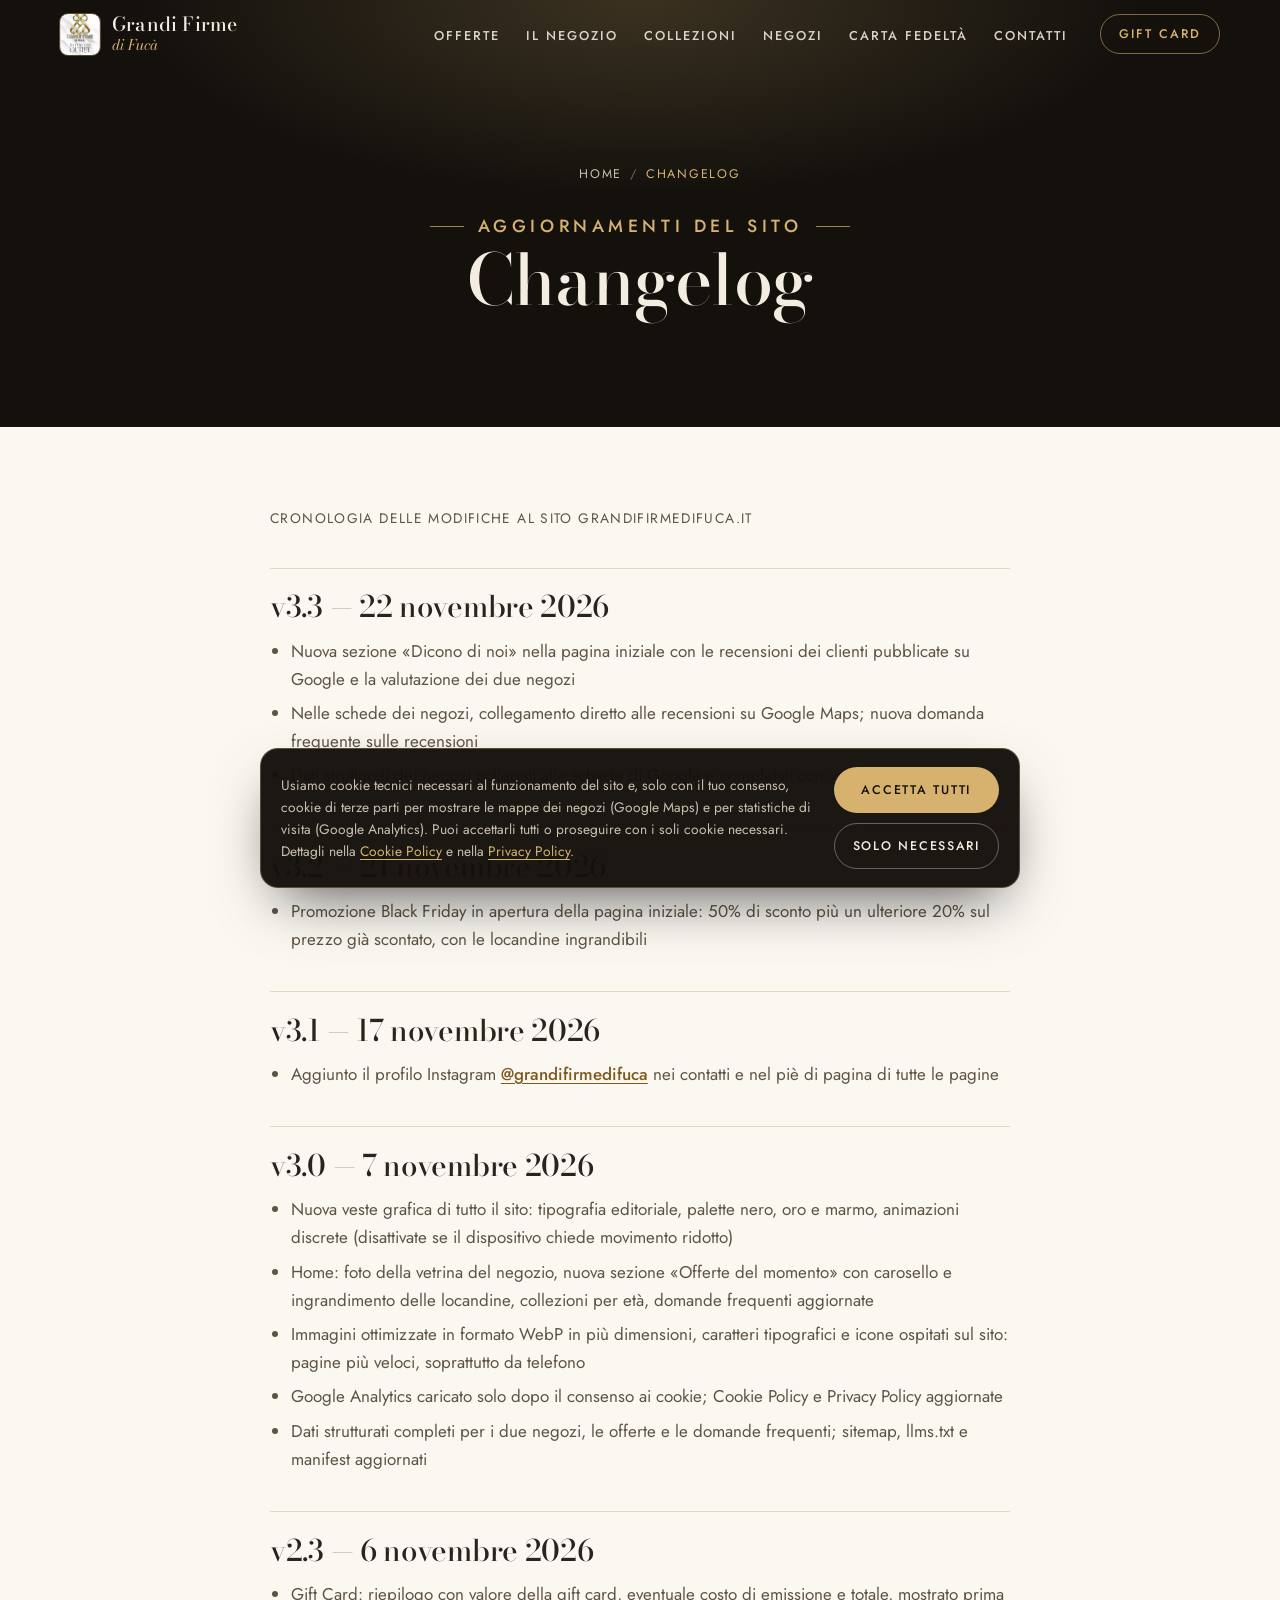
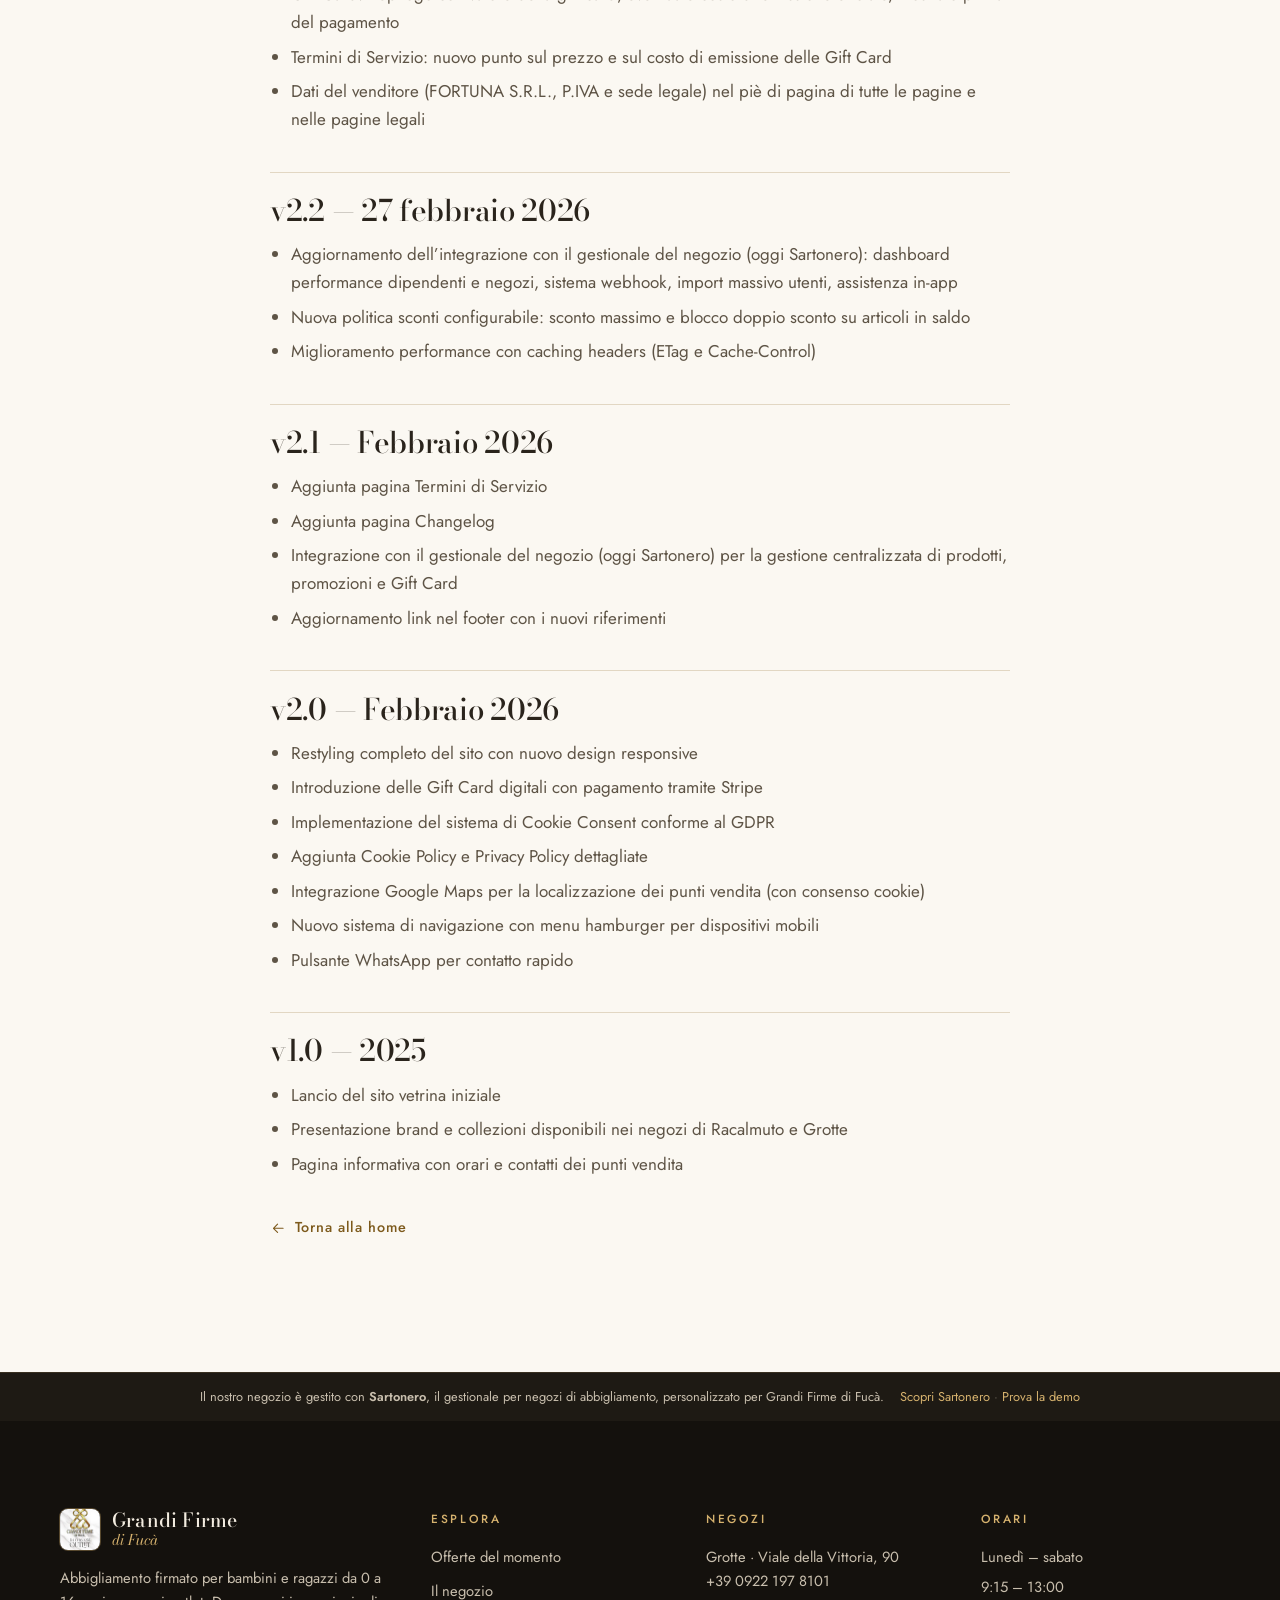
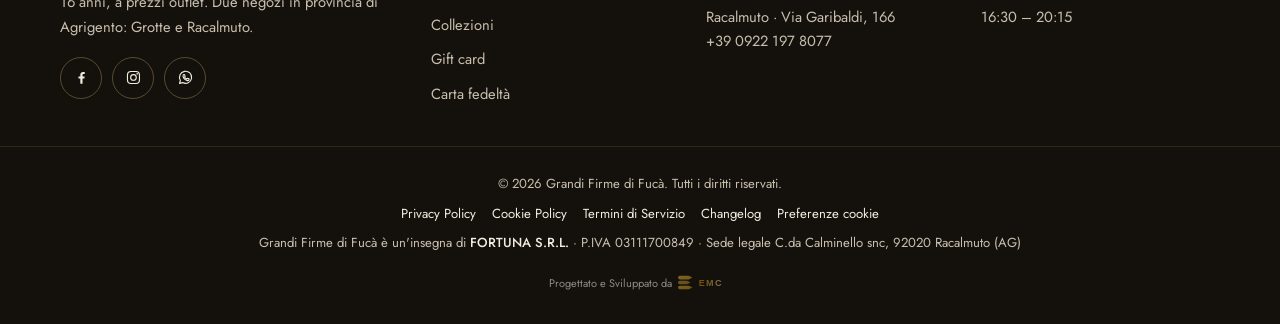
<file: changelog.html>
<!DOCTYPE html>
<html lang="it">
<head>
    <meta charset="UTF-8">
    <meta name="viewport" content="width=device-width, initial-scale=1, viewport-fit=cover">
    <title>Changelog · Grandi Firme di Fucà</title>
    <meta name="description" content="Cronologia delle modifiche e degli aggiornamenti del sito grandifirmedifuca.it.">
    <meta name="robots" content="noindex, follow">
    <meta name="author" content="Grandi Firme di Fucà">
    <link rel="canonical" href="https://www.grandifirmedifuca.it/changelog.html">
    <meta name="theme-color" content="#14110d">
    <meta property="og:type" content="website">
    <meta property="og:locale" content="it_IT">
    <meta property="og:site_name" content="Grandi Firme di Fucà">
    <meta property="og:title" content="Changelog · Grandi Firme di Fucà">
    <meta property="og:description" content="Cronologia delle modifiche e degli aggiornamenti del sito grandifirmedifuca.it.">
    <meta property="og:url" content="https://www.grandifirmedifuca.it/changelog.html">
    <meta property="og:image" content="https://www.grandifirmedifuca.it/images/og-grandi-firme-di-fuca.jpg">
    <meta property="og:image:width" content="1200">
    <meta property="og:image:height" content="630">
    <meta property="og:image:alt" content="Grandi Firme di Fucà">
    <meta name="twitter:card" content="summary_large_image">
    <meta name="twitter:title" content="Changelog · Grandi Firme di Fucà">
    <meta name="twitter:description" content="Cronologia delle modifiche e degli aggiornamenti del sito grandifirmedifuca.it.">
    <meta name="twitter:image" content="https://www.grandifirmedifuca.it/images/og-grandi-firme-di-fuca.jpg">
    <meta name="twitter:image:alt" content="Grandi Firme di Fucà">
    <link rel="icon" href="/favicon.ico" sizes="any">
    <link rel="icon" href="/favicon.svg" type="image/svg+xml">
    <link rel="apple-touch-icon" href="/apple-touch-icon.png">
    <link rel="manifest" href="/site.webmanifest">
    <link rel="preload" href="fonts/bodoni-moda-latin.woff2" as="font" type="font/woff2" crossorigin>
    <link rel="preload" href="fonts/jost-latin.woff2" as="font" type="font/woff2" crossorigin>
    <link rel="stylesheet" href="css/style.css?v=3.0.1">
    <script>document.documentElement.className += ' js';</script>
    <script type="application/ld+json">
{
 "@context": "https://schema.org",
 "@type": "BreadcrumbList",
 "itemListElement": [
  {
   "@type": "ListItem",
   "position": 1,
   "name": "Home",
   "item": "https://www.grandifirmedifuca.it/"
  },
  {
   "@type": "ListItem",
   "position": 2,
   "name": "Changelog",
   "item": "https://www.grandifirmedifuca.it/changelog.html"
  }
 ]
}
    </script>
</head>
<body>
<svg width="0" height="0" style="position:absolute" aria-hidden="true" focusable="false">
<symbol id="i-arrow-right" viewBox="0 0 24 24"><path d="M5 12h14M13 6l6 6-6 6"/></symbol>
<symbol id="i-arrow-left" viewBox="0 0 24 24"><path d="M19 12H5M11 6l-6 6 6 6"/></symbol>
<symbol id="i-chev-left" viewBox="0 0 24 24"><path d="M15 5l-7 7 7 7"/></symbol>
<symbol id="i-chev-right" viewBox="0 0 24 24"><path d="M9 5l7 7-7 7"/></symbol>
<symbol id="i-close" viewBox="0 0 24 24"><path d="M6 6l12 12M18 6L6 18"/></symbol>
<symbol id="i-pin" viewBox="0 0 24 24"><path d="M12 21s-7-6.1-7-11.5a7 7 0 0 1 14 0C19 14.9 12 21 12 21z"/><circle cx="12" cy="9.5" r="2.5"/></symbol>
<symbol id="i-phone" viewBox="0 0 24 24"><path d="M5 4h3.5l2 5-2.4 1.5a11 11 0 0 0 5.4 5.4L15 13.5l5 2V19a2 2 0 0 1-2 2A16 16 0 0 1 3 6a2 2 0 0 1 2-2z"/></symbol>
<symbol id="i-clock" viewBox="0 0 24 24"><circle cx="12" cy="12" r="9"/><path d="M12 7v5l3.2 2"/></symbol>
<symbol id="i-mail" viewBox="0 0 24 24"><rect x="3" y="5" width="18" height="14" rx="2"/><path d="M3.5 7l8.5 6 8.5-6"/></symbol>
<symbol id="i-gift" viewBox="0 0 24 24"><rect x="3" y="8" width="18" height="4" rx="1"/><path d="M5 12v8h14v-8M12 8v12M12 8H8.5a2 2 0 1 1 0-4C11 4 12 8 12 8zm0 0h3.5a2 2 0 1 0 0-4C13 4 12 8 12 8z"/></symbol>
<symbol id="i-card" viewBox="0 0 24 24"><rect x="2.5" y="5" width="19" height="14" rx="2"/><path d="M2.5 10h19M6 15h4"/></symbol>
<symbol id="i-star" viewBox="0 0 24 24"><path d="M12 3.5l2.6 5.3 5.9.9-4.3 4.1 1 5.8L12 16.9l-5.2 2.7 1-5.8-4.3-4.1 5.9-.9z"/></symbol>
<symbol id="i-check" viewBox="0 0 24 24"><path d="M5 12.5l4.5 4.5L19 7.5"/></symbol>
<symbol id="i-check-circle" viewBox="0 0 24 24"><circle cx="12" cy="12" r="9"/><path d="M8 12.3l2.8 2.8L16.2 9.6"/></symbol>
<symbol id="i-x-circle" viewBox="0 0 24 24"><circle cx="12" cy="12" r="9"/><path d="M9 9l6 6M15 9l-6 6"/></symbol>
<symbol id="i-alert" viewBox="0 0 24 24"><circle cx="12" cy="12" r="9"/><path d="M12 7.5v5.5M12 16.4v.1"/></symbol>
<symbol id="i-shield" viewBox="0 0 24 24"><path d="M12 3l8 3v6c0 5-3.5 8-8 9-4.5-1-8-4-8-9V6z"/><path d="M9 12l2 2 4-4"/></symbol>
<symbol id="i-expand" viewBox="0 0 24 24"><path d="M14 4h6v6M10 20H4v-6M20 4l-6.5 6.5M4 20l6.5-6.5"/></symbol>
<symbol id="i-cookie" viewBox="0 0 24 24"><path d="M20.8 12.6A9 9 0 1 1 11.4 3.2a3 3 0 0 0 3.8 3.7 3 3 0 0 0 3.6 3.6 3 3 0 0 0 2 2.1z"/><path d="M8.5 9.5v.01M9 15v.01M14 14.5v.01M12 11.5v.01"/></symbol>
<symbol id="i-route" viewBox="0 0 24 24"><path d="M12 2.8l9.2 9.2-9.2 9.2L2.8 12z"/><path d="M9.5 14v-2.5h5M12.5 9.5l2 2-2 2"/></symbol>
<symbol id="i-euro" viewBox="0 0 24 24"><path d="M17.5 6.6a6.5 6.5 0 1 0 0 10.8M4 10h9.5M4 14h9.5"/></symbol>
<symbol id="i-mobile" viewBox="0 0 24 24"><rect x="7" y="2.5" width="10" height="19" rx="2"/><path d="M11 18h2"/></symbol>
<symbol id="i-whatsapp" viewBox="0 0 24 24"><path d="M3.6 20.4l1.2-4.2A8.6 8.6 0 1 1 8 19.3z"/><path d="M9 8.3c.2-.5.5-.5.8-.5h.5c.2 0 .4.1.5.4l.7 1.7c.1.2 0 .5-.1.7l-.5.6c-.1.2-.1.4 0 .6.6 1 1.4 1.8 2.4 2.3.2.1.4.1.6-.1l.6-.7c.2-.2.4-.2.6-.1l1.7.8c.2.1.3.3.3.5v.4c0 .7-.6 1.5-1.6 1.6-.9.1-2.5-.3-4.3-1.8-1.6-1.4-2.4-2.9-2.6-3.9-.2-1 .2-2 .4-2.5z"/></symbol>
<symbol id="i-facebook" viewBox="0 0 24 24"><path class="ic-fill" d="M13.5 21v-7.5h2.6l.4-3h-3V8.6c0-.9.3-1.5 1.5-1.5h1.6V4.4c-.3 0-1.2-.1-2.3-.1-2.3 0-3.9 1.4-3.9 4v2.2H7.8v3h2.6V21z"/></symbol>
<symbol id="i-instagram" viewBox="0 0 24 24"><rect x="3.5" y="3.5" width="17" height="17" rx="5"/><circle cx="12" cy="12" r="4"/><circle class="ic-fill" cx="17.3" cy="6.7" r="1.2"/></symbol>
<symbol id="i-diamond" viewBox="0 0 12 12"><path class="ic-fill" d="M6 0l3 6-3 6-3-6z"/></symbol>
</svg>
<a class="skip-link" href="#main">Vai al contenuto</a>
<header>
<nav id="navbar" aria-label="Navigazione principale">
    <div class="nav-container">
        <a href="./" class="nav-logo" aria-label="Grandi Firme di Fucà, pagina iniziale">
            <img src="images/logo-grandi-firme-di-fuca-160.webp" width="40" height="41" alt="">
            <span class="wm"><b>Grandi Firme</b><i>di Fucà</i></span>
        </a>
        <button class="nav-toggle" id="navToggle" type="button" aria-label="Apri menu" aria-expanded="false" aria-controls="navMenu">
            <span></span><span></span><span></span>
        </button>
        <ul class="nav-menu" id="navMenu">
            <li><a href="./#offerte" class="nav-link">Offerte</a></li>
            <li><a href="./#negozio" class="nav-link">Il negozio</a></li>
            <li><a href="./#collezioni" class="nav-link">Collezioni</a></li>
            <li><a href="./#negozi" class="nav-link">Negozi</a></li>
            <li><a href="fidelity.html" class="nav-link">Carta fedeltà</a></li>
            <li><a href="./#contatti" class="nav-link">Contatti</a></li>
            <li class="nav-cta"><a href="gift-card.html"> Gift card</a></li>
        </ul>
    </div>
</nav>
</header>

<main id="main">
    <section class="page-hero">
        <div class="container">
            <nav aria-label="Percorso"><ol class="breadcrumb"><li><a href="./">Home</a></li><li><span aria-current="page">Changelog</span></li></ol></nav>
            <p class="eyebrow light">Aggiornamenti del sito</p>
            <h1>Changelog</h1>
        </div>
    </section>
    <div class="policy-page">
        <div class="policy-content">
            <p class="policy-updated">Cronologia delle modifiche al sito grandifirmedifuca.it</p>

            <h2>v3.3 — 22 novembre 2026</h2>
            <ul>
                <li>Nuova sezione «Dicono di noi» nella pagina iniziale con le recensioni dei clienti pubblicate su Google e la valutazione dei due negozi</li>
                <li>Nelle schede dei negozi, collegamento diretto alle recensioni su Google Maps; nuova domanda frequente sulle recensioni</li>
                <li>Dati strutturati dei negozi collegati alle schede di Google e completati con valutazioni e recensioni</li>
            </ul>

            <h2>v3.2 — 21 novembre 2026</h2>
            <ul>
                <li>Promozione Black Friday in apertura della pagina iniziale: 50% di sconto più un ulteriore 20% sul prezzo già scontato, con le locandine ingrandibili</li>
            </ul>

            <h2>v3.1 — 17 novembre 2026</h2>
            <ul>
                <li>Aggiunto il profilo Instagram <a href="https://www.instagram.com/grandifirmedifuca/" target="_blank" rel="noopener">@grandifirmedifuca</a> nei contatti e nel piè di pagina di tutte le pagine</li>
            </ul>

            <h2>v3.0 — 7 novembre 2026</h2>
            <ul>
                <li>Nuova veste grafica di tutto il sito: tipografia editoriale, palette nero, oro e marmo, animazioni discrete (disattivate se il dispositivo chiede movimento ridotto)</li>
                <li>Home: foto della vetrina del negozio, nuova sezione «Offerte del momento» con carosello e ingrandimento delle locandine, collezioni per età, domande frequenti aggiornate</li>
                <li>Immagini ottimizzate in formato WebP in più dimensioni, caratteri tipografici e icone ospitati sul sito: pagine più veloci, soprattutto da telefono</li>
                <li>Google Analytics caricato solo dopo il consenso ai cookie; Cookie Policy e Privacy Policy aggiornate</li>
                <li>Dati strutturati completi per i due negozi, le offerte e le domande frequenti; sitemap, llms.txt e manifest aggiornati</li>
            </ul>

            <h2>v2.3 — 6 novembre 2026</h2>
            <ul>
                <li>Gift Card: riepilogo con valore della gift card, eventuale costo di emissione e totale, mostrato prima del pagamento</li>
                <li>Termini di Servizio: nuovo punto sul prezzo e sul costo di emissione delle Gift Card</li>
                <li>Dati del venditore (FORTUNA S.R.L., P.IVA e sede legale) nel piè di pagina di tutte le pagine e nelle pagine legali</li>
            </ul>

            <h2>v2.2 — 27 febbraio 2026</h2>
            <ul>
                <li>Aggiornamento dell’integrazione con il gestionale del negozio (oggi Sartonero): dashboard performance dipendenti e negozi, sistema webhook, import massivo utenti, assistenza in-app</li>
                <li>Nuova politica sconti configurabile: sconto massimo e blocco doppio sconto su articoli in saldo</li>
                <li>Miglioramento performance con caching headers (ETag e Cache-Control)</li>
            </ul>

            <h2>v2.1 — Febbraio 2026</h2>
            <ul>
                <li>Aggiunta pagina Termini di Servizio</li>
                <li>Aggiunta pagina Changelog</li>
                <li>Integrazione con il gestionale del negozio (oggi Sartonero) per la gestione centralizzata di prodotti, promozioni e Gift Card</li>
                <li>Aggiornamento link nel footer con i nuovi riferimenti</li>
            </ul>

            <h2>v2.0 — Febbraio 2026</h2>
            <ul>
                <li>Restyling completo del sito con nuovo design responsive</li>
                <li>Introduzione delle Gift Card digitali con pagamento tramite Stripe</li>
                <li>Implementazione del sistema di Cookie Consent conforme al GDPR</li>
                <li>Aggiunta Cookie Policy e Privacy Policy dettagliate</li>
                <li>Integrazione Google Maps per la localizzazione dei punti vendita (con consenso cookie)</li>
                <li>Nuovo sistema di navigazione con menu hamburger per dispositivi mobili</li>
                <li>Pulsante WhatsApp per contatto rapido</li>
            </ul>

            <h2>v1.0 — 2025</h2>
            <ul>
                <li>Lancio del sito vetrina iniziale</li>
                <li>Presentazione brand e collezioni disponibili nei negozi di Racalmuto e Grotte</li>
                <li>Pagina informativa con orari e contatti dei punti vendita</li>
            </ul>
            <a href="./" class="policy-back"><svg class="ic" aria-hidden="true"><use href="#i-arrow-left"/></svg> Torna alla home</a>
        </div>
    </div>
</main>

<aside class="sartonero" aria-label="Gestionale del negozio">
    <div class="container">
        <span>Il nostro negozio è gestito con <strong>Sartonero</strong>, il gestionale per negozi di abbigliamento, personalizzato per Grandi Firme di Fucà.</span>
        <span><a href="https://sartonero.it/" target="_blank" rel="noopener">Scopri Sartonero</a> <span class="sep" aria-hidden="true">·</span> <a href="https://demo.sartonero.it/login" target="_blank" rel="noopener">Prova la demo</a></span>
    </div>
</aside>
<footer id="footer">
    <div class="footer-top">
        <div class="container">
            <div class="footer-grid">
                <div class="footer-col footer-brand">
                    <a href="./" class="nav-logo">
                        <img src="images/logo-grandi-firme-di-fuca-160.webp" width="40" height="41" alt="" loading="lazy">
                        <span class="wm"><b>Grandi Firme</b><i>di Fucà</i></span>
                    </a>
                    <p>Abbigliamento firmato per bambini e ragazzi da 0 a 16 anni, a prezzi outlet. Due negozi in provincia di Agrigento: Grotte e Racalmuto.</p>
                    <div class="footer-social">
                        <a href="https://www.facebook.com/grandi.firme.di.fuca.0.16/" target="_blank" rel="noopener" aria-label="Facebook di Grandi Firme di Fucà"><svg class="ic" aria-hidden="true"><use href="#i-facebook"/></svg></a>
                        <a href="https://www.instagram.com/grandifirmedifuca/" target="_blank" rel="noopener" aria-label="Instagram di Grandi Firme di Fucà"><svg class="ic" aria-hidden="true"><use href="#i-instagram"/></svg></a>
                        <a href="https://wa.me/393331441730" target="_blank" rel="noopener" aria-label="Scrivici su WhatsApp"><svg class="ic" aria-hidden="true"><use href="#i-whatsapp"/></svg></a>
                    </div>
                </div>
                <div class="footer-col">
                    <p class="footer-h">Esplora</p>
                    <ul>
                        <li><a href="./#offerte">Offerte del momento</a></li>
                        <li><a href="./#negozio">Il negozio</a></li>
                        <li><a href="./#collezioni">Collezioni</a></li>
                        <li><a href="gift-card.html">Gift card</a></li>
                        <li><a href="fidelity.html">Carta fedeltà</a></li>
                    </ul>
                </div>
                <div class="footer-col">
                    <p class="footer-h">Negozi</p>
                    <p><a href="./#negozi">Grotte</a> · Viale della Vittoria, 90<br><a href="tel:+3909221978101">+39 0922 197 8101</a></p>
                    <p style="margin-top:12px"><a href="./#negozi">Racalmuto</a> · Via Garibaldi, 166<br><a href="tel:+3909221978077">+39 0922 197 8077</a></p>
                </div>
                <div class="footer-col">
                    <p class="footer-h">Orari</p>
                    <p>Lunedì – sabato</p>
                    <p>9:15 – 13:00</p>
                    <p>16:30 – 20:15</p>
                </div>
            </div>
        </div>
    </div>
    <div class="footer-bottom">
        <div class="container">
            <p>&copy; <span class="js-year">2026</span> Grandi Firme di Fucà. Tutti i diritti riservati.</p>
            <p class="footer-links"><a href="privacy-policy.html">Privacy Policy</a><a href="cookie-policy.html">Cookie Policy</a><a href="terms-of-service.html">Termini di Servizio</a><a href="changelog.html">Changelog</a><button type="button" id="cookieGear" class="cookie-gear">Preferenze cookie</button></p>
            <p class="footer-legal">Grandi Firme di Fucà è un'insegna di <strong>FORTUNA S.R.L.</strong> · P.IVA 03111700849 · Sede legale C.da Calminello snc, 92020 Racalmuto (AG)</p>
            <a href="https://www.emcdigitalsolutions.it" target="_blank" rel="noopener" title="Progettato e Sviluppato da EMC Digital Solutions" class="emc-credit"><span>Progettato e Sviluppato da</span> <svg xmlns="http://www.w3.org/2000/svg" viewBox="0 0 120 40" height="18"><defs><linearGradient id="emcG" x1="0" y1="0" x2="120" y2="40" gradientUnits="userSpaceOnUse"><stop offset="0%" stop-color="#D4A84B"/><stop offset="45%" stop-color="#B8860B"/><stop offset="100%" stop-color="#f0ece2"/></linearGradient><linearGradient id="emcIG" x1="0" y1="0" x2="40" y2="40" gradientUnits="userSpaceOnUse"><stop offset="0%" stop-color="#D4A84B"/><stop offset="100%" stop-color="#B8860B"/></linearGradient></defs><path d="M4,4 H24 L32,8 L24,12 H4 A4,4 0 0,1 4,4Z" fill="url(#emcIG)"/><path d="M4,15 H20 L28,19 L20,23 H4 A4,4 0 0,1 4,15Z" fill="url(#emcIG)" opacity="0.85"/><path d="M4,26 H24 L32,30 L24,34 H4 A4,4 0 0,1 4,26Z" fill="url(#emcIG)"/><text x="46" y="27" font-family="'Space Grotesk','Segoe UI','Helvetica Neue',Arial,sans-serif" font-size="20" font-weight="700" fill="url(#emcG)" letter-spacing="3">EMC</text></svg></a>
        </div>
    </div>
</footer>

<div id="cookieBanner" class="cookie-banner" role="dialog" aria-label="Consenso cookie">
    <div class="cookie-banner-inner">
        <div class="cookie-banner-text">
            Usiamo cookie tecnici necessari al funzionamento del sito e, solo con il tuo consenso, cookie di terze parti per mostrare le mappe dei negozi (Google Maps) e per statistiche di visita (Google Analytics). Puoi accettarli tutti o proseguire con i soli cookie necessari. Dettagli nella <a href="cookie-policy.html">Cookie Policy</a> e nella <a href="privacy-policy.html">Privacy Policy</a>.
        </div>
        <div class="cookie-banner-actions">
            <button type="button" class="cookie-btn cookie-btn-accept" id="cookieAcceptAll">Accetta tutti</button>
            <button type="button" class="cookie-btn cookie-btn-reject" id="cookieRejectAll">Solo necessari</button>
        </div>
    </div>
</div>

<script src="js/main.js" defer></script>
<script src="js/cookie-consent.js" defer></script>
</body>
</html>
</file>
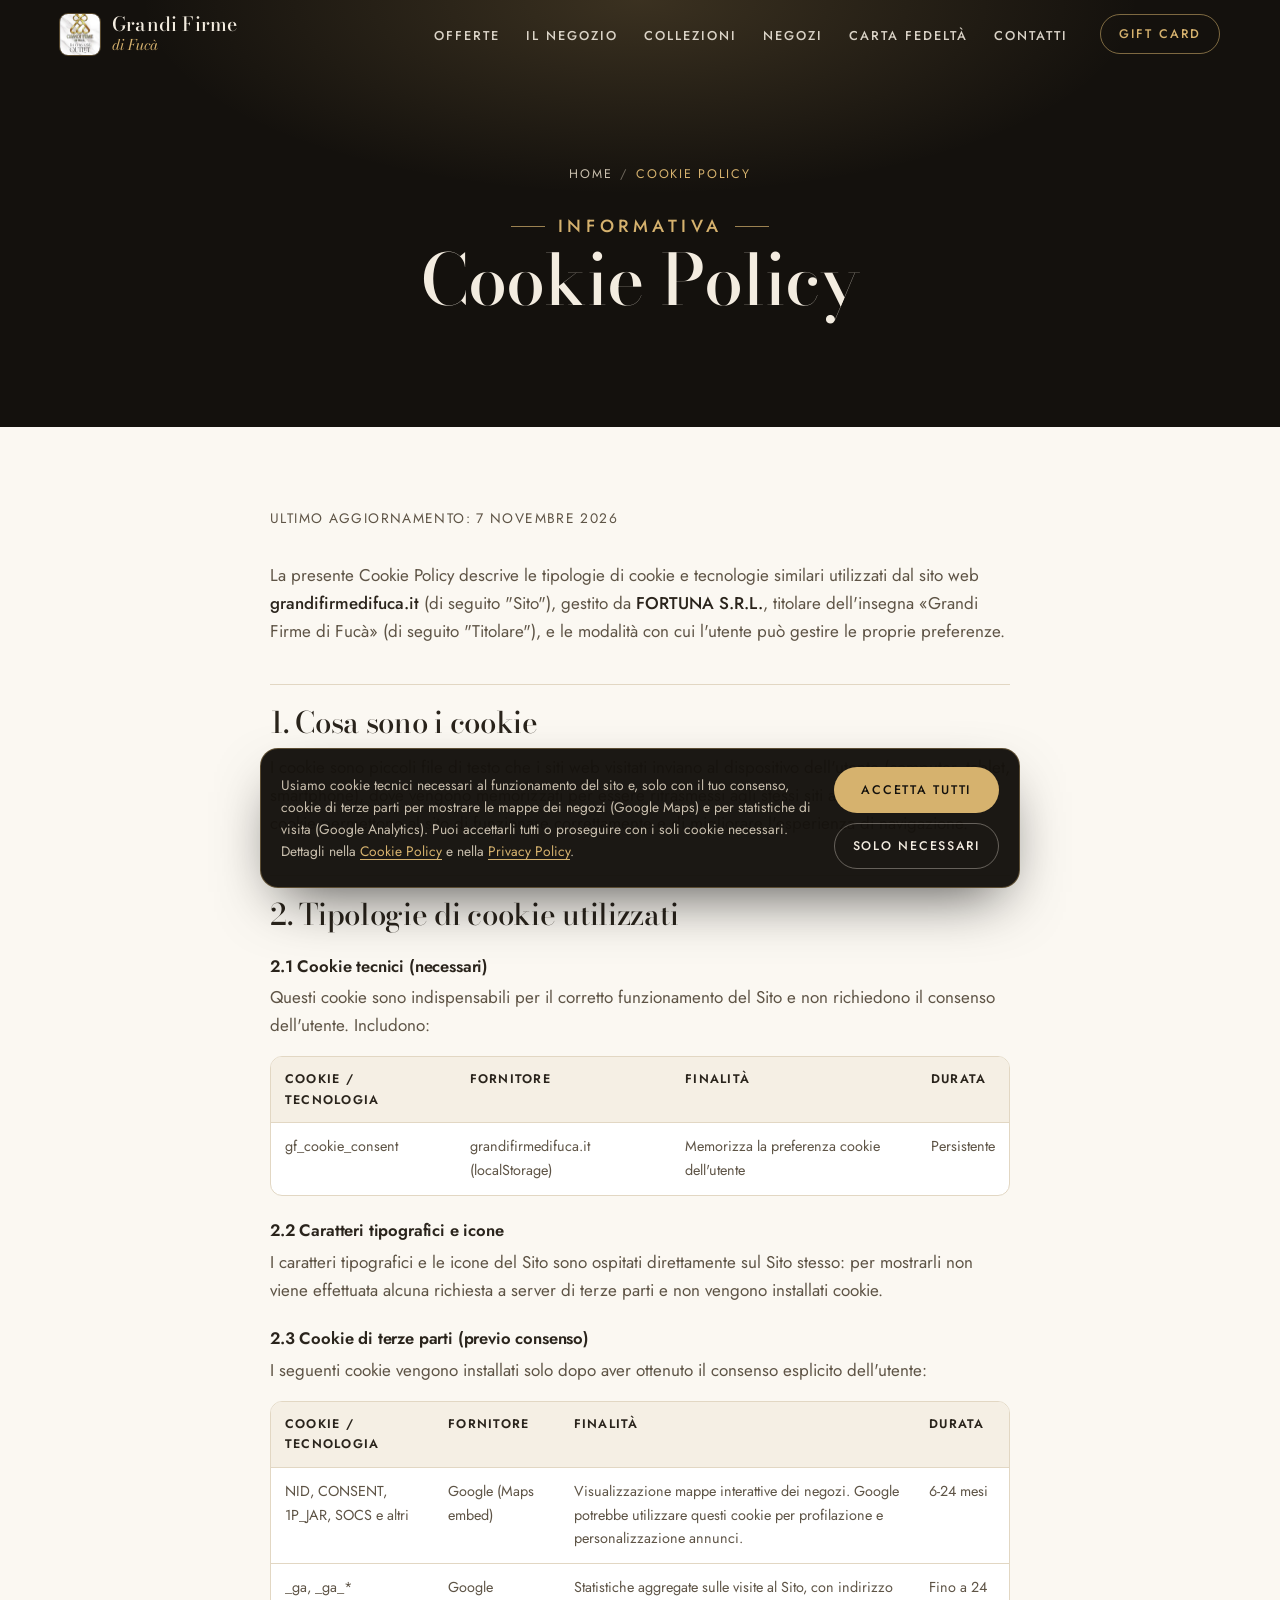
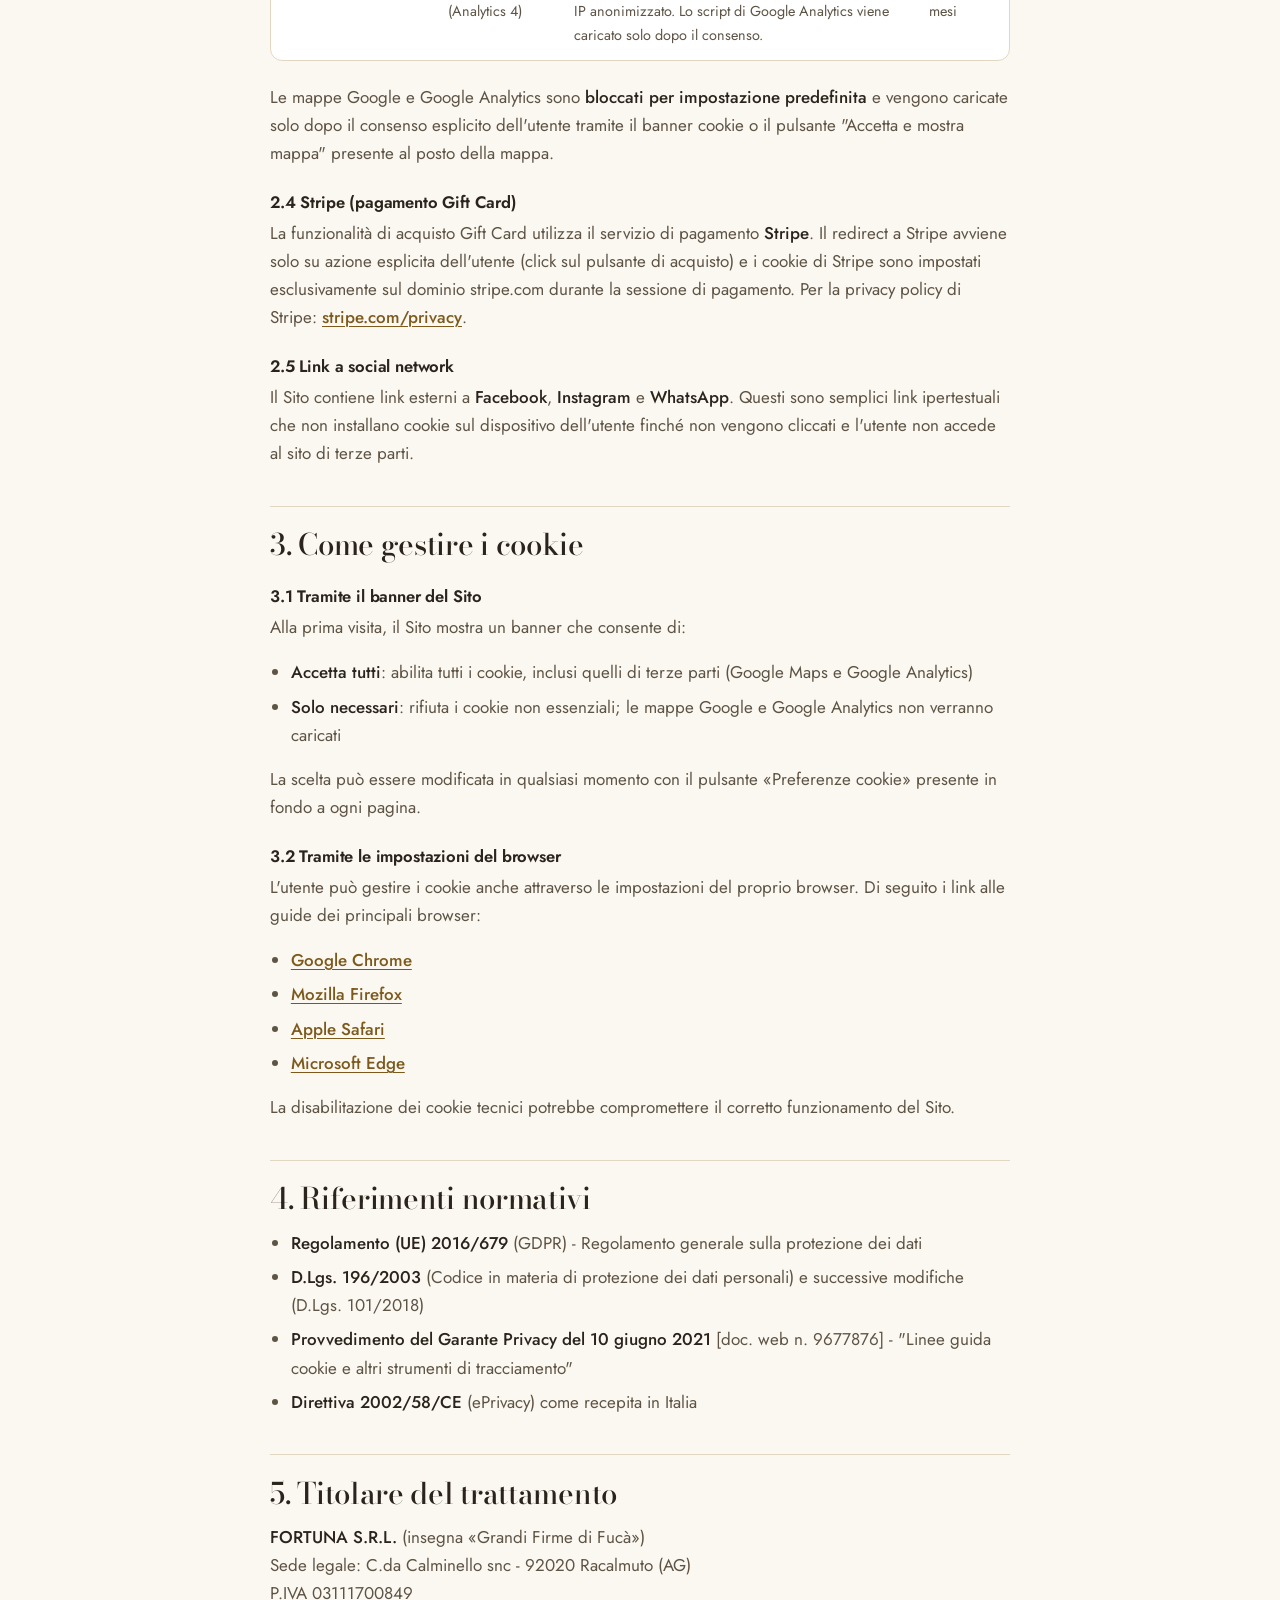
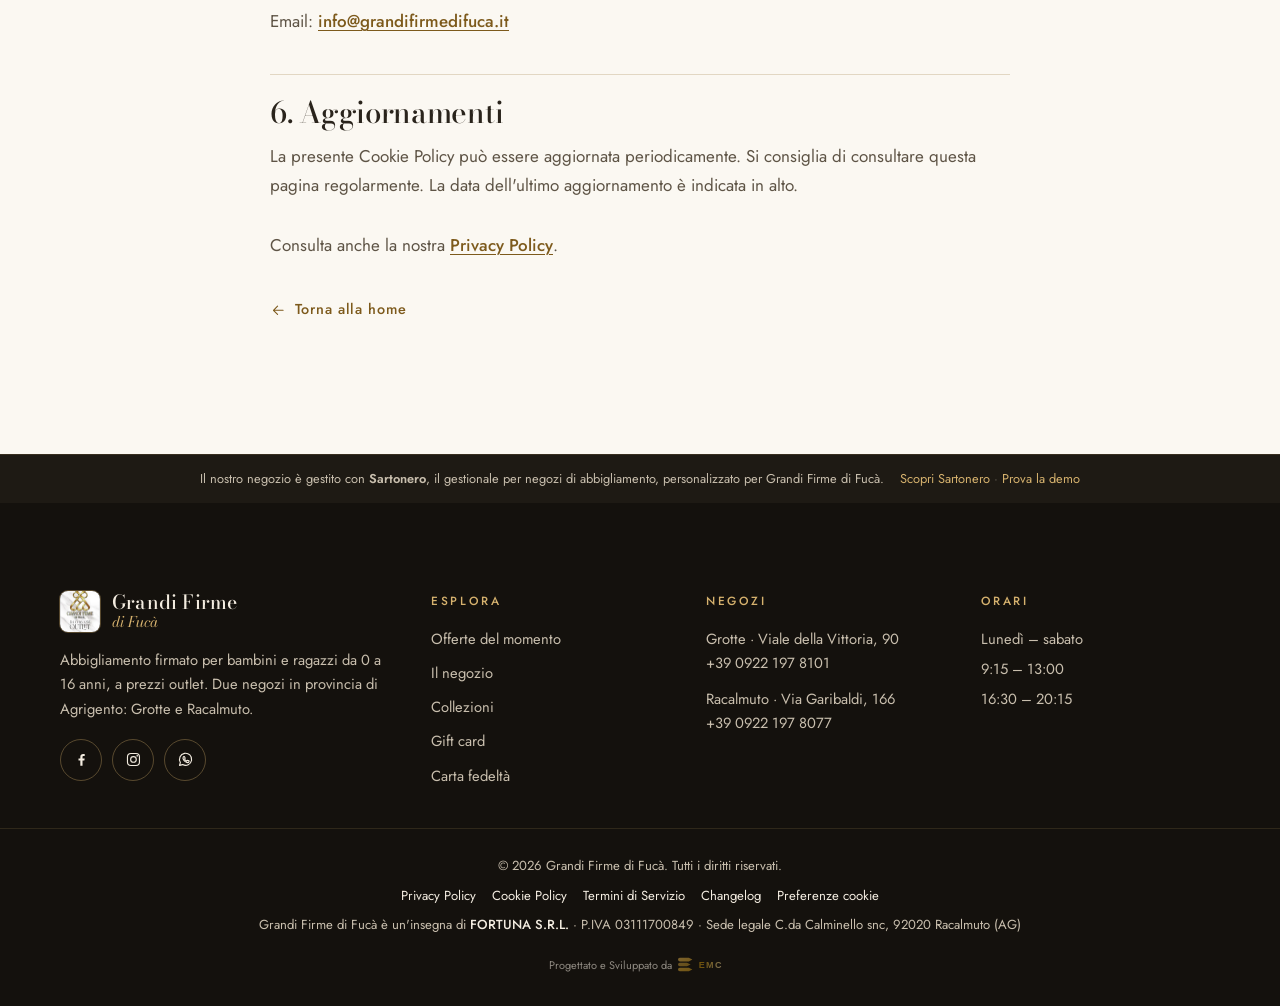
<file: cookie-policy.html>
<!DOCTYPE html>
<html lang="it">
<head>
    <meta charset="UTF-8">
    <meta name="viewport" content="width=device-width, initial-scale=1, viewport-fit=cover">
    <title>Cookie Policy · Grandi Firme di Fucà</title>
    <meta name="description" content="Cookie Policy del sito grandifirmedifuca.it: cookie tecnici, Google Maps e Google Analytics solo previo consenso, come gestire le preferenze.">
    <meta name="robots" content="index, follow">
    <meta name="author" content="Grandi Firme di Fucà">
    <link rel="canonical" href="https://www.grandifirmedifuca.it/cookie-policy.html">
    <meta name="theme-color" content="#14110d">
    <meta property="og:type" content="website">
    <meta property="og:locale" content="it_IT">
    <meta property="og:site_name" content="Grandi Firme di Fucà">
    <meta property="og:title" content="Cookie Policy · Grandi Firme di Fucà">
    <meta property="og:description" content="Cookie Policy del sito grandifirmedifuca.it: cookie tecnici, Google Maps e Google Analytics solo previo consenso, come gestire le preferenze.">
    <meta property="og:url" content="https://www.grandifirmedifuca.it/cookie-policy.html">
    <meta property="og:image" content="https://www.grandifirmedifuca.it/images/og-grandi-firme-di-fuca.jpg">
    <meta property="og:image:width" content="1200">
    <meta property="og:image:height" content="630">
    <meta property="og:image:alt" content="Grandi Firme di Fucà">
    <meta name="twitter:card" content="summary_large_image">
    <meta name="twitter:title" content="Cookie Policy · Grandi Firme di Fucà">
    <meta name="twitter:description" content="Cookie Policy del sito grandifirmedifuca.it: cookie tecnici, Google Maps e Google Analytics solo previo consenso, come gestire le preferenze.">
    <meta name="twitter:image" content="https://www.grandifirmedifuca.it/images/og-grandi-firme-di-fuca.jpg">
    <meta name="twitter:image:alt" content="Grandi Firme di Fucà">
    <link rel="icon" href="/favicon.ico" sizes="any">
    <link rel="icon" href="/favicon.svg" type="image/svg+xml">
    <link rel="apple-touch-icon" href="/apple-touch-icon.png">
    <link rel="manifest" href="/site.webmanifest">
    <link rel="preload" href="fonts/bodoni-moda-latin.woff2" as="font" type="font/woff2" crossorigin>
    <link rel="preload" href="fonts/jost-latin.woff2" as="font" type="font/woff2" crossorigin>
    <link rel="stylesheet" href="css/style.css?v=3.0.1">
    <script>document.documentElement.className += ' js';</script>
    <script type="application/ld+json">
{
 "@context": "https://schema.org",
 "@type": "BreadcrumbList",
 "itemListElement": [
  {
   "@type": "ListItem",
   "position": 1,
   "name": "Home",
   "item": "https://www.grandifirmedifuca.it/"
  },
  {
   "@type": "ListItem",
   "position": 2,
   "name": "Cookie Policy",
   "item": "https://www.grandifirmedifuca.it/cookie-policy.html"
  }
 ]
}
    </script>
</head>
<body>
<svg width="0" height="0" style="position:absolute" aria-hidden="true" focusable="false">
<symbol id="i-arrow-right" viewBox="0 0 24 24"><path d="M5 12h14M13 6l6 6-6 6"/></symbol>
<symbol id="i-arrow-left" viewBox="0 0 24 24"><path d="M19 12H5M11 6l-6 6 6 6"/></symbol>
<symbol id="i-chev-left" viewBox="0 0 24 24"><path d="M15 5l-7 7 7 7"/></symbol>
<symbol id="i-chev-right" viewBox="0 0 24 24"><path d="M9 5l7 7-7 7"/></symbol>
<symbol id="i-close" viewBox="0 0 24 24"><path d="M6 6l12 12M18 6L6 18"/></symbol>
<symbol id="i-pin" viewBox="0 0 24 24"><path d="M12 21s-7-6.1-7-11.5a7 7 0 0 1 14 0C19 14.9 12 21 12 21z"/><circle cx="12" cy="9.5" r="2.5"/></symbol>
<symbol id="i-phone" viewBox="0 0 24 24"><path d="M5 4h3.5l2 5-2.4 1.5a11 11 0 0 0 5.4 5.4L15 13.5l5 2V19a2 2 0 0 1-2 2A16 16 0 0 1 3 6a2 2 0 0 1 2-2z"/></symbol>
<symbol id="i-clock" viewBox="0 0 24 24"><circle cx="12" cy="12" r="9"/><path d="M12 7v5l3.2 2"/></symbol>
<symbol id="i-mail" viewBox="0 0 24 24"><rect x="3" y="5" width="18" height="14" rx="2"/><path d="M3.5 7l8.5 6 8.5-6"/></symbol>
<symbol id="i-gift" viewBox="0 0 24 24"><rect x="3" y="8" width="18" height="4" rx="1"/><path d="M5 12v8h14v-8M12 8v12M12 8H8.5a2 2 0 1 1 0-4C11 4 12 8 12 8zm0 0h3.5a2 2 0 1 0 0-4C13 4 12 8 12 8z"/></symbol>
<symbol id="i-card" viewBox="0 0 24 24"><rect x="2.5" y="5" width="19" height="14" rx="2"/><path d="M2.5 10h19M6 15h4"/></symbol>
<symbol id="i-star" viewBox="0 0 24 24"><path d="M12 3.5l2.6 5.3 5.9.9-4.3 4.1 1 5.8L12 16.9l-5.2 2.7 1-5.8-4.3-4.1 5.9-.9z"/></symbol>
<symbol id="i-check" viewBox="0 0 24 24"><path d="M5 12.5l4.5 4.5L19 7.5"/></symbol>
<symbol id="i-check-circle" viewBox="0 0 24 24"><circle cx="12" cy="12" r="9"/><path d="M8 12.3l2.8 2.8L16.2 9.6"/></symbol>
<symbol id="i-x-circle" viewBox="0 0 24 24"><circle cx="12" cy="12" r="9"/><path d="M9 9l6 6M15 9l-6 6"/></symbol>
<symbol id="i-alert" viewBox="0 0 24 24"><circle cx="12" cy="12" r="9"/><path d="M12 7.5v5.5M12 16.4v.1"/></symbol>
<symbol id="i-shield" viewBox="0 0 24 24"><path d="M12 3l8 3v6c0 5-3.5 8-8 9-4.5-1-8-4-8-9V6z"/><path d="M9 12l2 2 4-4"/></symbol>
<symbol id="i-expand" viewBox="0 0 24 24"><path d="M14 4h6v6M10 20H4v-6M20 4l-6.5 6.5M4 20l6.5-6.5"/></symbol>
<symbol id="i-cookie" viewBox="0 0 24 24"><path d="M20.8 12.6A9 9 0 1 1 11.4 3.2a3 3 0 0 0 3.8 3.7 3 3 0 0 0 3.6 3.6 3 3 0 0 0 2 2.1z"/><path d="M8.5 9.5v.01M9 15v.01M14 14.5v.01M12 11.5v.01"/></symbol>
<symbol id="i-route" viewBox="0 0 24 24"><path d="M12 2.8l9.2 9.2-9.2 9.2L2.8 12z"/><path d="M9.5 14v-2.5h5M12.5 9.5l2 2-2 2"/></symbol>
<symbol id="i-euro" viewBox="0 0 24 24"><path d="M17.5 6.6a6.5 6.5 0 1 0 0 10.8M4 10h9.5M4 14h9.5"/></symbol>
<symbol id="i-mobile" viewBox="0 0 24 24"><rect x="7" y="2.5" width="10" height="19" rx="2"/><path d="M11 18h2"/></symbol>
<symbol id="i-whatsapp" viewBox="0 0 24 24"><path d="M3.6 20.4l1.2-4.2A8.6 8.6 0 1 1 8 19.3z"/><path d="M9 8.3c.2-.5.5-.5.8-.5h.5c.2 0 .4.1.5.4l.7 1.7c.1.2 0 .5-.1.7l-.5.6c-.1.2-.1.4 0 .6.6 1 1.4 1.8 2.4 2.3.2.1.4.1.6-.1l.6-.7c.2-.2.4-.2.6-.1l1.7.8c.2.1.3.3.3.5v.4c0 .7-.6 1.5-1.6 1.6-.9.1-2.5-.3-4.3-1.8-1.6-1.4-2.4-2.9-2.6-3.9-.2-1 .2-2 .4-2.5z"/></symbol>
<symbol id="i-facebook" viewBox="0 0 24 24"><path class="ic-fill" d="M13.5 21v-7.5h2.6l.4-3h-3V8.6c0-.9.3-1.5 1.5-1.5h1.6V4.4c-.3 0-1.2-.1-2.3-.1-2.3 0-3.9 1.4-3.9 4v2.2H7.8v3h2.6V21z"/></symbol>
<symbol id="i-instagram" viewBox="0 0 24 24"><rect x="3.5" y="3.5" width="17" height="17" rx="5"/><circle cx="12" cy="12" r="4"/><circle class="ic-fill" cx="17.3" cy="6.7" r="1.2"/></symbol>
<symbol id="i-diamond" viewBox="0 0 12 12"><path class="ic-fill" d="M6 0l3 6-3 6-3-6z"/></symbol>
</svg>
<a class="skip-link" href="#main">Vai al contenuto</a>
<header>
<nav id="navbar" aria-label="Navigazione principale">
    <div class="nav-container">
        <a href="./" class="nav-logo" aria-label="Grandi Firme di Fucà, pagina iniziale">
            <img src="images/logo-grandi-firme-di-fuca-160.webp" width="40" height="41" alt="">
            <span class="wm"><b>Grandi Firme</b><i>di Fucà</i></span>
        </a>
        <button class="nav-toggle" id="navToggle" type="button" aria-label="Apri menu" aria-expanded="false" aria-controls="navMenu">
            <span></span><span></span><span></span>
        </button>
        <ul class="nav-menu" id="navMenu">
            <li><a href="./#offerte" class="nav-link">Offerte</a></li>
            <li><a href="./#negozio" class="nav-link">Il negozio</a></li>
            <li><a href="./#collezioni" class="nav-link">Collezioni</a></li>
            <li><a href="./#negozi" class="nav-link">Negozi</a></li>
            <li><a href="fidelity.html" class="nav-link">Carta fedeltà</a></li>
            <li><a href="./#contatti" class="nav-link">Contatti</a></li>
            <li class="nav-cta"><a href="gift-card.html"> Gift card</a></li>
        </ul>
    </div>
</nav>
</header>

<main id="main">
    <section class="page-hero">
        <div class="container">
            <nav aria-label="Percorso"><ol class="breadcrumb"><li><a href="./">Home</a></li><li><span aria-current="page">Cookie Policy</span></li></ol></nav>
            <p class="eyebrow light">Informativa</p>
            <h1>Cookie Policy</h1>
        </div>
    </section>
    <div class="policy-page">
        <div class="policy-content">
            <p class="policy-updated">Ultimo aggiornamento: 7 novembre 2026</p>

            <p>La presente Cookie Policy descrive le tipologie di cookie e tecnologie similari utilizzati dal sito web <strong>grandifirmedifuca.it</strong> (di seguito "Sito"), gestito da <strong>FORTUNA S.R.L.</strong>, titolare dell'insegna «Grandi Firme di Fucà» (di seguito "Titolare"), e le modalità con cui l'utente può gestire le proprie preferenze.</p>

            <h2>1. Cosa sono i cookie</h2>
            <p>I cookie sono piccoli file di testo che i siti web visitati inviano al dispositivo dell'utente (computer, tablet, smartphone), dove vengono memorizzati per essere ritrasmessi agli stessi siti alla visita successiva. I cookie permettono al sito di funzionare correttamente e di migliorare l'esperienza di navigazione.</p>

            <h2>2. Tipologie di cookie utilizzati</h2>

            <h3>2.1 Cookie tecnici (necessari)</h3>
            <p>Questi cookie sono indispensabili per il corretto funzionamento del Sito e non richiedono il consenso dell'utente. Includono:</p>

            <div class="table-wrap"><table>
                <thead>
                    <tr>
                        <th>Cookie / Tecnologia</th>
                        <th>Fornitore</th>
                        <th>Finalità</th>
                        <th>Durata</th>
                    </tr>
                </thead>
                <tbody>
                    <tr>
                        <td>gf_cookie_consent</td>
                        <td>grandifirmedifuca.it (localStorage)</td>
                        <td>Memorizza la preferenza cookie dell'utente</td>
                        <td>Persistente</td>
                    </tr>
                </tbody>
            </table></div>

            <h3>2.2 Caratteri tipografici e icone</h3>
            <p>I caratteri tipografici e le icone del Sito sono ospitati direttamente sul Sito stesso: per mostrarli non viene effettuata alcuna richiesta a server di terze parti e non vengono installati cookie.</p>

            <h3>2.3 Cookie di terze parti (previo consenso)</h3>
            <p>I seguenti cookie vengono installati solo dopo aver ottenuto il consenso esplicito dell'utente:</p>

            <div class="table-wrap"><table>
                <thead>
                    <tr>
                        <th>Cookie / Tecnologia</th>
                        <th>Fornitore</th>
                        <th>Finalità</th>
                        <th>Durata</th>
                    </tr>
                </thead>
                <tbody>
                    <tr>
                        <td>NID, CONSENT, 1P_JAR, SOCS e altri</td>
                        <td>Google (Maps embed)</td>
                        <td>Visualizzazione mappe interattive dei negozi. Google potrebbe utilizzare questi cookie per profilazione e personalizzazione annunci.</td>
                        <td>6-24 mesi</td>
                    </tr>
                    <tr>
                        <td>_ga, _ga_*</td>
                        <td>Google (Analytics 4)</td>
                        <td>Statistiche aggregate sulle visite al Sito, con indirizzo IP anonimizzato. Lo script di Google Analytics viene caricato solo dopo il consenso.</td>
                        <td>Fino a 24 mesi</td>
                    </tr>
                </tbody>
            </table></div>

            <p>Le mappe Google e Google Analytics sono <strong>bloccati per impostazione predefinita</strong> e vengono caricate solo dopo il consenso esplicito dell'utente tramite il banner cookie o il pulsante "Accetta e mostra mappa" presente al posto della mappa.</p>

            <h3>2.4 Stripe (pagamento Gift Card)</h3>
            <p>La funzionalità di acquisto Gift Card utilizza il servizio di pagamento <strong>Stripe</strong>. Il redirect a Stripe avviene solo su azione esplicita dell'utente (click sul pulsante di acquisto) e i cookie di Stripe sono impostati esclusivamente sul dominio stripe.com durante la sessione di pagamento. Per la privacy policy di Stripe: <a href="https://stripe.com/it/privacy" target="_blank" rel="noopener">stripe.com/privacy</a>.</p>

            <h3>2.5 Link a social network</h3>
            <p>Il Sito contiene link esterni a <strong>Facebook</strong>, <strong>Instagram</strong> e <strong>WhatsApp</strong>. Questi sono semplici link ipertestuali che non installano cookie sul dispositivo dell'utente finché non vengono cliccati e l'utente non accede al sito di terze parti.</p>

            <h2>3. Come gestire i cookie</h2>

            <h3>3.1 Tramite il banner del Sito</h3>
            <p>Alla prima visita, il Sito mostra un banner che consente di:</p>
            <ul>
                <li><strong>Accetta tutti</strong>: abilita tutti i cookie, inclusi quelli di terze parti (Google Maps e Google Analytics)</li>
                <li><strong>Solo necessari</strong>: rifiuta i cookie non essenziali; le mappe Google e Google Analytics non verranno caricati</li>
            </ul>
            <p>La scelta può essere modificata in qualsiasi momento con il pulsante «Preferenze cookie» presente in fondo a ogni pagina.</p>

            <h3>3.2 Tramite le impostazioni del browser</h3>
            <p>L'utente può gestire i cookie anche attraverso le impostazioni del proprio browser. Di seguito i link alle guide dei principali browser:</p>
            <ul>
                <li><a href="https://support.google.com/chrome/answer/95647" target="_blank" rel="noopener">Google Chrome</a></li>
                <li><a href="https://support.mozilla.org/it/kb/protezione-antitracciamento-avanzata-firefox-desktop" target="_blank" rel="noopener">Mozilla Firefox</a></li>
                <li><a href="https://support.apple.com/it-it/guide/safari/sfri11471/mac" target="_blank" rel="noopener">Apple Safari</a></li>
                <li><a href="https://support.microsoft.com/it-it/microsoft-edge/eliminare-i-cookie-in-microsoft-edge-63947406-40ac-c3b8-57b9-2a946a29ae09" target="_blank" rel="noopener">Microsoft Edge</a></li>
            </ul>
            <p>La disabilitazione dei cookie tecnici potrebbe compromettere il corretto funzionamento del Sito.</p>

            <h2>4. Riferimenti normativi</h2>
            <ul>
                <li><strong>Regolamento (UE) 2016/679</strong> (GDPR) - Regolamento generale sulla protezione dei dati</li>
                <li><strong>D.Lgs. 196/2003</strong> (Codice in materia di protezione dei dati personali) e successive modifiche (D.Lgs. 101/2018)</li>
                <li><strong>Provvedimento del Garante Privacy del 10 giugno 2021</strong> [doc. web n. 9677876] - "Linee guida cookie e altri strumenti di tracciamento"</li>
                <li><strong>Direttiva 2002/58/CE</strong> (ePrivacy) come recepita in Italia</li>
            </ul>

            <h2>5. Titolare del trattamento</h2>
            <p><strong>FORTUNA S.R.L.</strong> (insegna «Grandi Firme di Fucà»)<br>
            Sede legale: C.da Calminello snc - 92020 Racalmuto (AG)<br>
            P.IVA 03111700849<br>
            Email: <a href="mailto:info@grandifirmedifuca.it">info@grandifirmedifuca.it</a></p>

            <h2>6. Aggiornamenti</h2>
            <p>La presente Cookie Policy può essere aggiornata periodicamente. Si consiglia di consultare questa pagina regolarmente. La data dell'ultimo aggiornamento è indicata in alto.</p>

            <p style="margin-top: 2rem;">Consulta anche la nostra <a href="privacy-policy.html">Privacy Policy</a>.</p>
            <a href="./" class="policy-back"><svg class="ic" aria-hidden="true"><use href="#i-arrow-left"/></svg> Torna alla home</a>
        </div>
    </div>
</main>

<aside class="sartonero" aria-label="Gestionale del negozio">
    <div class="container">
        <span>Il nostro negozio è gestito con <strong>Sartonero</strong>, il gestionale per negozi di abbigliamento, personalizzato per Grandi Firme di Fucà.</span>
        <span><a href="https://sartonero.it/" target="_blank" rel="noopener">Scopri Sartonero</a> <span class="sep" aria-hidden="true">·</span> <a href="https://demo.sartonero.it/login" target="_blank" rel="noopener">Prova la demo</a></span>
    </div>
</aside>
<footer id="footer">
    <div class="footer-top">
        <div class="container">
            <div class="footer-grid">
                <div class="footer-col footer-brand">
                    <a href="./" class="nav-logo">
                        <img src="images/logo-grandi-firme-di-fuca-160.webp" width="40" height="41" alt="" loading="lazy">
                        <span class="wm"><b>Grandi Firme</b><i>di Fucà</i></span>
                    </a>
                    <p>Abbigliamento firmato per bambini e ragazzi da 0 a 16 anni, a prezzi outlet. Due negozi in provincia di Agrigento: Grotte e Racalmuto.</p>
                    <div class="footer-social">
                        <a href="https://www.facebook.com/grandi.firme.di.fuca.0.16/" target="_blank" rel="noopener" aria-label="Facebook di Grandi Firme di Fucà"><svg class="ic" aria-hidden="true"><use href="#i-facebook"/></svg></a>
                        <a href="https://www.instagram.com/grandifirmedifuca/" target="_blank" rel="noopener" aria-label="Instagram di Grandi Firme di Fucà"><svg class="ic" aria-hidden="true"><use href="#i-instagram"/></svg></a>
                        <a href="https://wa.me/393331441730" target="_blank" rel="noopener" aria-label="Scrivici su WhatsApp"><svg class="ic" aria-hidden="true"><use href="#i-whatsapp"/></svg></a>
                    </div>
                </div>
                <div class="footer-col">
                    <p class="footer-h">Esplora</p>
                    <ul>
                        <li><a href="./#offerte">Offerte del momento</a></li>
                        <li><a href="./#negozio">Il negozio</a></li>
                        <li><a href="./#collezioni">Collezioni</a></li>
                        <li><a href="gift-card.html">Gift card</a></li>
                        <li><a href="fidelity.html">Carta fedeltà</a></li>
                    </ul>
                </div>
                <div class="footer-col">
                    <p class="footer-h">Negozi</p>
                    <p><a href="./#negozi">Grotte</a> · Viale della Vittoria, 90<br><a href="tel:+3909221978101">+39 0922 197 8101</a></p>
                    <p style="margin-top:12px"><a href="./#negozi">Racalmuto</a> · Via Garibaldi, 166<br><a href="tel:+3909221978077">+39 0922 197 8077</a></p>
                </div>
                <div class="footer-col">
                    <p class="footer-h">Orari</p>
                    <p>Lunedì – sabato</p>
                    <p>9:15 – 13:00</p>
                    <p>16:30 – 20:15</p>
                </div>
            </div>
        </div>
    </div>
    <div class="footer-bottom">
        <div class="container">
            <p>&copy; <span class="js-year">2026</span> Grandi Firme di Fucà. Tutti i diritti riservati.</p>
            <p class="footer-links"><a href="privacy-policy.html">Privacy Policy</a><a href="cookie-policy.html">Cookie Policy</a><a href="terms-of-service.html">Termini di Servizio</a><a href="changelog.html">Changelog</a><button type="button" id="cookieGear" class="cookie-gear">Preferenze cookie</button></p>
            <p class="footer-legal">Grandi Firme di Fucà è un'insegna di <strong>FORTUNA S.R.L.</strong> · P.IVA 03111700849 · Sede legale C.da Calminello snc, 92020 Racalmuto (AG)</p>
            <a href="https://www.emcdigitalsolutions.it" target="_blank" rel="noopener" title="Progettato e Sviluppato da EMC Digital Solutions" class="emc-credit"><span>Progettato e Sviluppato da</span> <svg xmlns="http://www.w3.org/2000/svg" viewBox="0 0 120 40" height="18"><defs><linearGradient id="emcG" x1="0" y1="0" x2="120" y2="40" gradientUnits="userSpaceOnUse"><stop offset="0%" stop-color="#D4A84B"/><stop offset="45%" stop-color="#B8860B"/><stop offset="100%" stop-color="#f0ece2"/></linearGradient><linearGradient id="emcIG" x1="0" y1="0" x2="40" y2="40" gradientUnits="userSpaceOnUse"><stop offset="0%" stop-color="#D4A84B"/><stop offset="100%" stop-color="#B8860B"/></linearGradient></defs><path d="M4,4 H24 L32,8 L24,12 H4 A4,4 0 0,1 4,4Z" fill="url(#emcIG)"/><path d="M4,15 H20 L28,19 L20,23 H4 A4,4 0 0,1 4,15Z" fill="url(#emcIG)" opacity="0.85"/><path d="M4,26 H24 L32,30 L24,34 H4 A4,4 0 0,1 4,26Z" fill="url(#emcIG)"/><text x="46" y="27" font-family="'Space Grotesk','Segoe UI','Helvetica Neue',Arial,sans-serif" font-size="20" font-weight="700" fill="url(#emcG)" letter-spacing="3">EMC</text></svg></a>
        </div>
    </div>
</footer>

<div id="cookieBanner" class="cookie-banner" role="dialog" aria-label="Consenso cookie">
    <div class="cookie-banner-inner">
        <div class="cookie-banner-text">
            Usiamo cookie tecnici necessari al funzionamento del sito e, solo con il tuo consenso, cookie di terze parti per mostrare le mappe dei negozi (Google Maps) e per statistiche di visita (Google Analytics). Puoi accettarli tutti o proseguire con i soli cookie necessari. Dettagli nella <a href="cookie-policy.html">Cookie Policy</a> e nella <a href="privacy-policy.html">Privacy Policy</a>.
        </div>
        <div class="cookie-banner-actions">
            <button type="button" class="cookie-btn cookie-btn-accept" id="cookieAcceptAll">Accetta tutti</button>
            <button type="button" class="cookie-btn cookie-btn-reject" id="cookieRejectAll">Solo necessari</button>
        </div>
    </div>
</div>

<script src="js/main.js" defer></script>
<script src="js/cookie-consent.js" defer></script>
</body>
</html>
</file>
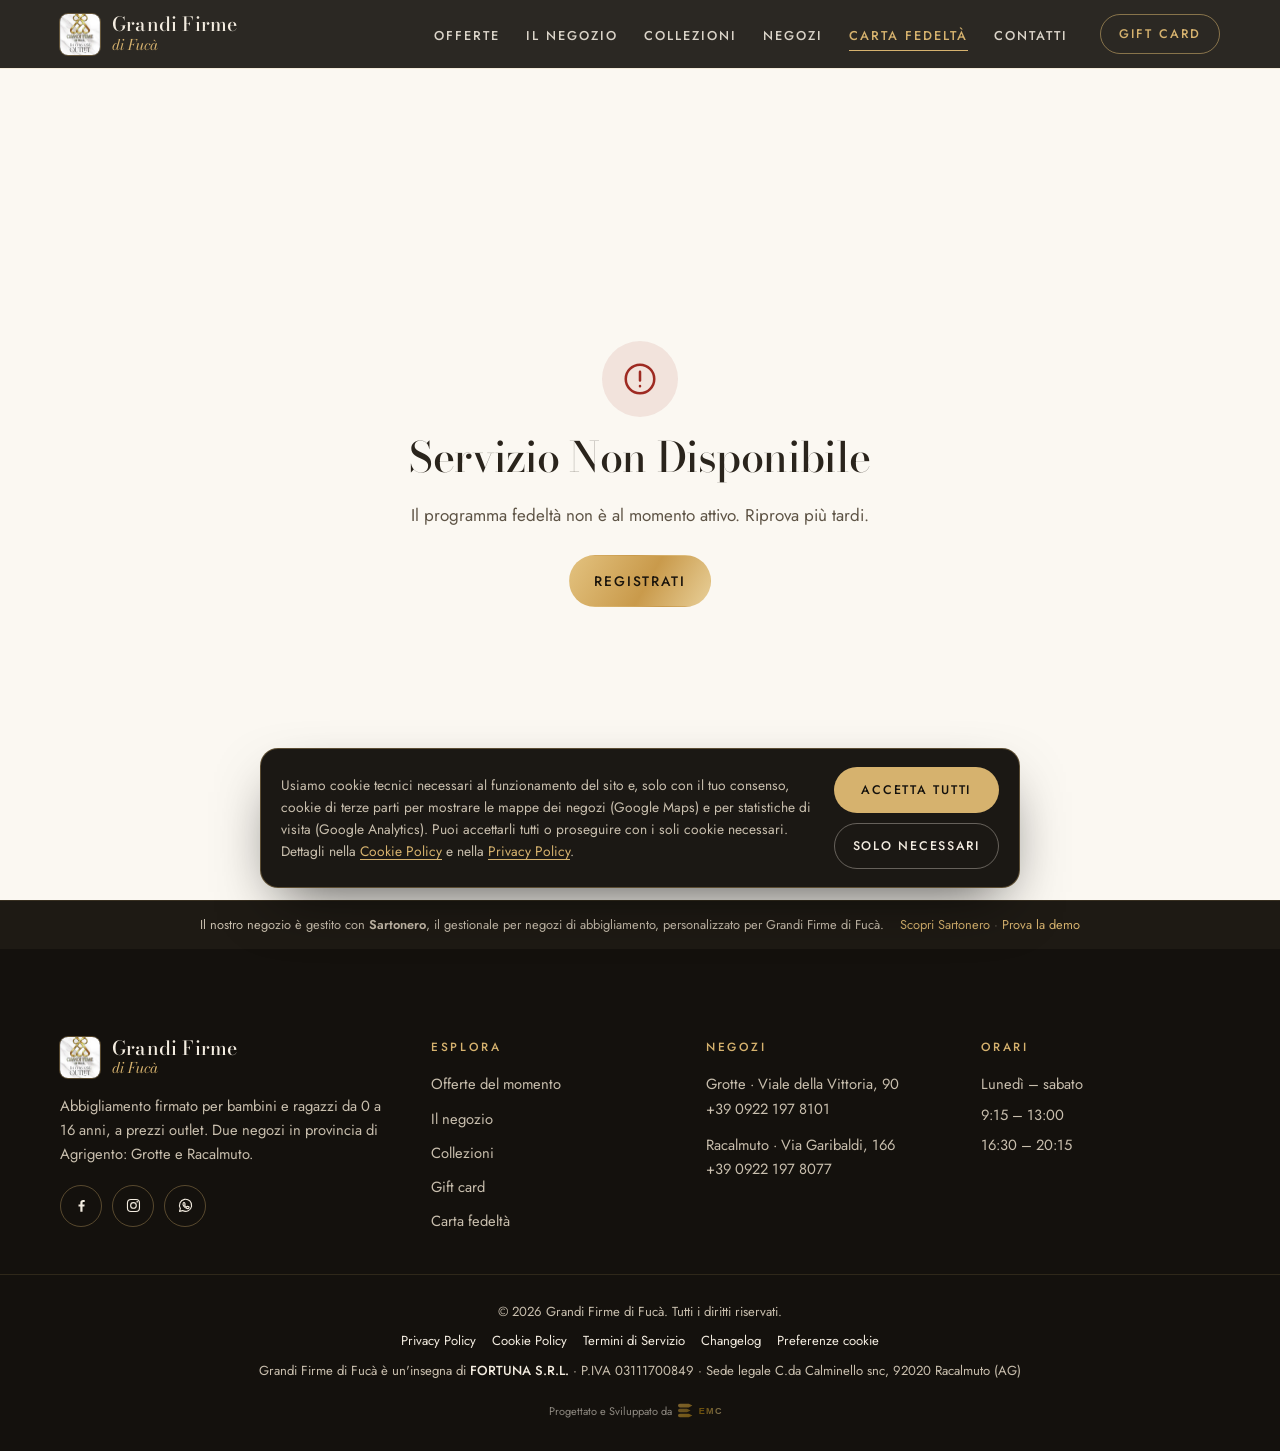
<file: fidelity.html>
<!DOCTYPE html>
<html lang="it">
<head>
    <meta charset="UTF-8">
    <meta name="viewport" content="width=device-width, initial-scale=1, viewport-fit=cover">
    <title>Carta fedeltà Grandi Firme di Fucà · Punti e buoni a ogni acquisto</title>
    <meta name="description" content="Attiva gratis la carta fedeltà Grandi Firme di Fucà: tessera digitale con codice QR sul telefono, punti a ogni acquisto e buoni da spendere nei negozi di Grotte e Racalmuto.">
    <meta name="robots" content="index, follow, max-image-preview:large">
    <meta name="author" content="Grandi Firme di Fucà">
    <link rel="canonical" href="https://www.grandifirmedifuca.it/fidelity.html">
    <meta name="theme-color" content="#14110d">
    <meta property="og:type" content="website">
    <meta property="og:locale" content="it_IT">
    <meta property="og:site_name" content="Grandi Firme di Fucà">
    <meta property="og:title" content="Carta fedeltà Grandi Firme di Fucà · Punti e buoni a ogni acquisto">
    <meta property="og:description" content="Attiva gratis la carta fedeltà Grandi Firme di Fucà: tessera digitale con codice QR sul telefono, punti a ogni acquisto e buoni da spendere nei negozi di Grotte e Racalmuto.">
    <meta property="og:url" content="https://www.grandifirmedifuca.it/fidelity.html">
    <meta property="og:image" content="https://www.grandifirmedifuca.it/images/og-grandi-firme-di-fuca.jpg">
    <meta property="og:image:width" content="1200">
    <meta property="og:image:height" content="630">
    <meta property="og:image:alt" content="Carta fedeltà Grandi Firme di Fucà">
    <meta name="twitter:card" content="summary_large_image">
    <meta name="twitter:title" content="Carta fedeltà Grandi Firme di Fucà · Punti e buoni a ogni acquisto">
    <meta name="twitter:description" content="Attiva gratis la carta fedeltà Grandi Firme di Fucà: tessera digitale con codice QR sul telefono, punti a ogni acquisto e buoni da spendere nei negozi di Grotte e Racalmuto.">
    <meta name="twitter:image" content="https://www.grandifirmedifuca.it/images/og-grandi-firme-di-fuca.jpg">
    <meta name="twitter:image:alt" content="Carta fedeltà Grandi Firme di Fucà">
    <link rel="icon" href="/favicon.ico" sizes="any">
    <link rel="icon" href="/favicon.svg" type="image/svg+xml">
    <link rel="apple-touch-icon" href="/apple-touch-icon.png">
    <link rel="manifest" href="/site.webmanifest">
    <link rel="preload" href="fonts/bodoni-moda-latin.woff2" as="font" type="font/woff2" crossorigin>
    <link rel="preload" href="fonts/jost-latin.woff2" as="font" type="font/woff2" crossorigin>
    <link rel="stylesheet" href="css/style.css?v=3.0.1">
    <script>document.documentElement.className += ' js';</script>
    <script type="application/ld+json">
{
 "@context": "https://schema.org",
 "@type": "BreadcrumbList",
 "itemListElement": [
  {
   "@type": "ListItem",
   "position": 1,
   "name": "Home",
   "item": "https://www.grandifirmedifuca.it/"
  },
  {
   "@type": "ListItem",
   "position": 2,
   "name": "Carta fedeltà",
   "item": "https://www.grandifirmedifuca.it/fidelity.html"
  }
 ]
}
    </script>
</head>
<body data-nav="inline">
<svg width="0" height="0" style="position:absolute" aria-hidden="true" focusable="false">
<symbol id="i-arrow-right" viewBox="0 0 24 24"><path d="M5 12h14M13 6l6 6-6 6"/></symbol>
<symbol id="i-arrow-left" viewBox="0 0 24 24"><path d="M19 12H5M11 6l-6 6 6 6"/></symbol>
<symbol id="i-chev-left" viewBox="0 0 24 24"><path d="M15 5l-7 7 7 7"/></symbol>
<symbol id="i-chev-right" viewBox="0 0 24 24"><path d="M9 5l7 7-7 7"/></symbol>
<symbol id="i-close" viewBox="0 0 24 24"><path d="M6 6l12 12M18 6L6 18"/></symbol>
<symbol id="i-pin" viewBox="0 0 24 24"><path d="M12 21s-7-6.1-7-11.5a7 7 0 0 1 14 0C19 14.9 12 21 12 21z"/><circle cx="12" cy="9.5" r="2.5"/></symbol>
<symbol id="i-phone" viewBox="0 0 24 24"><path d="M5 4h3.5l2 5-2.4 1.5a11 11 0 0 0 5.4 5.4L15 13.5l5 2V19a2 2 0 0 1-2 2A16 16 0 0 1 3 6a2 2 0 0 1 2-2z"/></symbol>
<symbol id="i-clock" viewBox="0 0 24 24"><circle cx="12" cy="12" r="9"/><path d="M12 7v5l3.2 2"/></symbol>
<symbol id="i-mail" viewBox="0 0 24 24"><rect x="3" y="5" width="18" height="14" rx="2"/><path d="M3.5 7l8.5 6 8.5-6"/></symbol>
<symbol id="i-gift" viewBox="0 0 24 24"><rect x="3" y="8" width="18" height="4" rx="1"/><path d="M5 12v8h14v-8M12 8v12M12 8H8.5a2 2 0 1 1 0-4C11 4 12 8 12 8zm0 0h3.5a2 2 0 1 0 0-4C13 4 12 8 12 8z"/></symbol>
<symbol id="i-card" viewBox="0 0 24 24"><rect x="2.5" y="5" width="19" height="14" rx="2"/><path d="M2.5 10h19M6 15h4"/></symbol>
<symbol id="i-star" viewBox="0 0 24 24"><path d="M12 3.5l2.6 5.3 5.9.9-4.3 4.1 1 5.8L12 16.9l-5.2 2.7 1-5.8-4.3-4.1 5.9-.9z"/></symbol>
<symbol id="i-check" viewBox="0 0 24 24"><path d="M5 12.5l4.5 4.5L19 7.5"/></symbol>
<symbol id="i-check-circle" viewBox="0 0 24 24"><circle cx="12" cy="12" r="9"/><path d="M8 12.3l2.8 2.8L16.2 9.6"/></symbol>
<symbol id="i-x-circle" viewBox="0 0 24 24"><circle cx="12" cy="12" r="9"/><path d="M9 9l6 6M15 9l-6 6"/></symbol>
<symbol id="i-alert" viewBox="0 0 24 24"><circle cx="12" cy="12" r="9"/><path d="M12 7.5v5.5M12 16.4v.1"/></symbol>
<symbol id="i-shield" viewBox="0 0 24 24"><path d="M12 3l8 3v6c0 5-3.5 8-8 9-4.5-1-8-4-8-9V6z"/><path d="M9 12l2 2 4-4"/></symbol>
<symbol id="i-expand" viewBox="0 0 24 24"><path d="M14 4h6v6M10 20H4v-6M20 4l-6.5 6.5M4 20l6.5-6.5"/></symbol>
<symbol id="i-cookie" viewBox="0 0 24 24"><path d="M20.8 12.6A9 9 0 1 1 11.4 3.2a3 3 0 0 0 3.8 3.7 3 3 0 0 0 3.6 3.6 3 3 0 0 0 2 2.1z"/><path d="M8.5 9.5v.01M9 15v.01M14 14.5v.01M12 11.5v.01"/></symbol>
<symbol id="i-route" viewBox="0 0 24 24"><path d="M12 2.8l9.2 9.2-9.2 9.2L2.8 12z"/><path d="M9.5 14v-2.5h5M12.5 9.5l2 2-2 2"/></symbol>
<symbol id="i-euro" viewBox="0 0 24 24"><path d="M17.5 6.6a6.5 6.5 0 1 0 0 10.8M4 10h9.5M4 14h9.5"/></symbol>
<symbol id="i-mobile" viewBox="0 0 24 24"><rect x="7" y="2.5" width="10" height="19" rx="2"/><path d="M11 18h2"/></symbol>
<symbol id="i-whatsapp" viewBox="0 0 24 24"><path d="M3.6 20.4l1.2-4.2A8.6 8.6 0 1 1 8 19.3z"/><path d="M9 8.3c.2-.5.5-.5.8-.5h.5c.2 0 .4.1.5.4l.7 1.7c.1.2 0 .5-.1.7l-.5.6c-.1.2-.1.4 0 .6.6 1 1.4 1.8 2.4 2.3.2.1.4.1.6-.1l.6-.7c.2-.2.4-.2.6-.1l1.7.8c.2.1.3.3.3.5v.4c0 .7-.6 1.5-1.6 1.6-.9.1-2.5-.3-4.3-1.8-1.6-1.4-2.4-2.9-2.6-3.9-.2-1 .2-2 .4-2.5z"/></symbol>
<symbol id="i-facebook" viewBox="0 0 24 24"><path class="ic-fill" d="M13.5 21v-7.5h2.6l.4-3h-3V8.6c0-.9.3-1.5 1.5-1.5h1.6V4.4c-.3 0-1.2-.1-2.3-.1-2.3 0-3.9 1.4-3.9 4v2.2H7.8v3h2.6V21z"/></symbol>
<symbol id="i-instagram" viewBox="0 0 24 24"><rect x="3.5" y="3.5" width="17" height="17" rx="5"/><circle cx="12" cy="12" r="4"/><circle class="ic-fill" cx="17.3" cy="6.7" r="1.2"/></symbol>
<symbol id="i-diamond" viewBox="0 0 12 12"><path class="ic-fill" d="M6 0l3 6-3 6-3-6z"/></symbol>
</svg>
<a class="skip-link" href="#main">Vai al contenuto</a>
<header>
<nav id="navbar" aria-label="Navigazione principale" class="solid">
    <div class="nav-container">
        <a href="./" class="nav-logo" aria-label="Grandi Firme di Fucà, pagina iniziale">
            <img src="images/logo-grandi-firme-di-fuca-160.webp" width="40" height="41" alt="">
            <span class="wm"><b>Grandi Firme</b><i>di Fucà</i></span>
        </a>
        <button class="nav-toggle" id="navToggle" type="button" aria-label="Apri menu" aria-expanded="false" aria-controls="navMenu">
            <span></span><span></span><span></span>
        </button>
        <ul class="nav-menu" id="navMenu">
            <li><a href="./#offerte" class="nav-link">Offerte</a></li>
            <li><a href="./#negozio" class="nav-link">Il negozio</a></li>
            <li><a href="./#collezioni" class="nav-link">Collezioni</a></li>
            <li><a href="./#negozi" class="nav-link">Negozi</a></li>
            <li><a href="fidelity.html" class="nav-link active" aria-current="page">Carta fedeltà</a></li>
            <li><a href="./#contatti" class="nav-link">Contatti</a></li>
            <li class="nav-cta"><a href="gift-card.html"> Gift card</a></li>
        </ul>
    </div>
</nav>
</header>

<main id="main">
    <!-- Caricamento -->
    <div id="loadingView" class="fidelity-view active">
        <div class="fidelity-loading" role="status">
            <div class="fidelity-spinner" aria-hidden="true"></div>
            <p>Caricamento…</p>
        </div>
    </div>

    <!-- Registrazione -->
    <div id="registerView" class="fidelity-view">
        <section class="fidelity-hero page-hero">
            <div class="container fidelity-hero-content">
                <nav aria-label="Percorso"><ol class="breadcrumb"><li><a href="./">Home</a></li><li><span aria-current="page">Carta fedeltà</span></li></ol></nav>
                <p class="eyebrow light">Programma fedeltà</p>
                <h1 class="fidelity-hero-title">La tua <em>carta fedeltà</em></h1>
                <p class="fidelity-hero-subtitle">Registrati gratis e accumula punti a ogni acquisto nei nostri negozi.</p>
            </div>
        </section>

        <section class="fidelity-benefits section">
            <div class="container">
                <div class="benefits-grid">
                    <div class="benefit-card">
                        <div class="benefit-icon"><svg class="ic" aria-hidden="true"><use href="#i-star"/></svg></div>
                        <h2>Accumula punti</h2>
                        <p id="benefitPoints">Guadagna punti a ogni acquisto nei nostri negozi</p>
                    </div>
                    <div class="benefit-card">
                        <div class="benefit-icon"><svg class="ic" aria-hidden="true"><use href="#i-gift"/></svg></div>
                        <h2>Ottieni premi</h2>
                        <p id="benefitReward">Raggiungi la soglia e ricevi sconti esclusivi</p>
                    </div>
                    <div class="benefit-card">
                        <div class="benefit-icon"><svg class="ic" aria-hidden="true"><use href="#i-mobile"/></svg></div>
                        <h2>Sempre con te</h2>
                        <p>Tessera digitale sul tuo smartphone: controlli il saldo punti quando vuoi.</p>
                    </div>
                </div>
            </div>
        </section>

        <section class="fidelity-form-section section">
            <div class="container">
                <div class="fidelity-form-wrapper">
                    <h2>Registrati <em style="color:var(--gold)">ora</em></h2>
                    <p class="fidelity-welcome-note" id="welcomeNote" hidden></p>

                    <div id="formError" class="fidelity-global-error" role="alert"></div>

                    <form id="fidelityForm" class="fidelity-form" novalidate>
                        <div class="form-group">
                            <label for="firstName">Nome *</label>
                            <input type="text" id="firstName" name="firstName" autocomplete="given-name" required>
                            <div class="form-error" id="firstNameError"></div>
                        </div>

                        <div class="form-group">
                            <label for="lastName">Cognome *</label>
                            <input type="text" id="lastName" name="lastName" autocomplete="family-name" required>
                            <div class="form-error" id="lastNameError"></div>
                        </div>

                        <div class="form-group">
                            <label for="email">Email *</label>
                            <input type="email" id="email" name="email" autocomplete="email" required>
                            <div class="form-error" id="emailError"></div>
                        </div>

                        <div class="form-group">
                            <label for="phone">Telefono</label>
                            <input type="tel" id="phone" name="phone" autocomplete="tel">
                        </div>

                        <div class="form-group">
                            <label for="birthDate">Data di nascita</label>
                            <input type="date" id="birthDate" name="birthDate" autocomplete="bday">
                        </div>

                        <div class="checkbox-group">
                            <input type="checkbox" id="privacyConsent" name="privacyConsent" required>
                            <label for="privacyConsent">Accetto la <a href="privacy-policy.html" target="_blank">Privacy Policy</a> e acconsento al trattamento dei miei dati personali. *</label>
                        </div>
                        <div class="form-error" id="privacyError" style="margin-top:-0.5rem;margin-bottom:0.8rem"></div>

                        <div class="checkbox-group">
                            <input type="checkbox" id="marketingConsent" name="marketingConsent">
                            <label for="marketingConsent">Acconsento a ricevere comunicazioni promozionali e offerte esclusive via email e SMS.</label>
                        </div>

                        <button type="submit" id="submitBtn" class="fidelity-submit-btn btn btn-gold btn-lg">
                            <i class="fas fa-id-card"></i> Registrati
                        </button>
                    </form>

                    <!-- «Hai già la carta?»: link della tessera via email (visibile solo se il negozio lo permette) -->
                    <div class="fidelity-recover" id="recoverBox" hidden>
                        <h3 class="fidelity-recover-title">Hai già la carta?</h3>
                        <p class="fidelity-recover-text">Scrivi l'email con cui ti sei iscritto: ti mandiamo il link della tua tessera digitale.</p>
                        <form id="recoverForm" class="fidelity-recover-form" novalidate>
                            <label for="recoverEmail" class="sr-only">La tua email</label>
                            <input type="email" id="recoverEmail" name="recoverEmail" autocomplete="email" placeholder="La tua email" required>
                            <button type="submit" id="recoverBtn" class="btn btn-ghost light">Inviami il link</button>
                        </form>
                        <p class="fidelity-recover-msg" id="recoverMsg" role="status" aria-live="polite"></p>
                    </div>
                </div>
            </div>
        </section>
    </div>

    <!-- Tessera -->
    <div id="cardView" class="fidelity-view">
        <section class="fidelity-hero page-hero" style="padding-bottom:30px">
            <div class="container fidelity-hero-content">
                <p class="eyebrow light">La tua tessera</p>
                <h1 class="fidelity-hero-title">Carta <em>fedeltà</em></h1>
            </div>
        </section>

        <section class="fidelity-card-section">
            <div class="container">
                <div class="fidelity-card">
                    <div class="card-brand" id="cardBrand"></div>
                    <div class="card-title">CARTA FEDELTÀ</div>
                    <div class="card-qr" id="cardQr"></div>
                    <div class="card-code" id="cardCode"></div>
                    <div class="card-name" id="cardName"></div>
                    <div class="card-divider"></div>
                    <div class="card-points-label">Punti disponibili</div>
                    <div>
                        <span class="card-points" id="cardPoints">0</span>
                        <span class="card-points-suffix">pt</span>
                    </div>
                </div>

                <div class="fidelity-card-info">
                    <div class="bookmark-msg" id="bookmarkMsg" style="display:none">
                        Salva questa pagina nei preferiti per controllare i tuoi punti in qualsiasi momento!
                    </div>
                    <div class="welcome-info" id="welcomeInfo" hidden></div>
                    <div class="reward-info" id="rewardInfo"></div>
                </div>
            </div>
        </section>
    </div>

    <!-- Errore -->
    <div id="errorView" class="fidelity-view">
        <section class="fidelity-error-section">
            <div class="container">
                <div class="fidelity-error-icon"><svg class="ic" aria-hidden="true"><use href="#i-alert"/></svg></div>
                <h2 id="errorTitle">Tessera Non Trovata</h2>
                <p id="errorMessage">Il codice inserito non corrisponde a nessuna tessera attiva.</p>
                <a href="fidelity.html" class="btn btn-gold">Registrati</a>
            </div>
        </section>
    </div>
</main>

<aside class="sartonero" aria-label="Gestionale del negozio">
    <div class="container">
        <span>Il nostro negozio è gestito con <strong>Sartonero</strong>, il gestionale per negozi di abbigliamento, personalizzato per Grandi Firme di Fucà.</span>
        <span><a href="https://sartonero.it/" target="_blank" rel="noopener">Scopri Sartonero</a> <span class="sep" aria-hidden="true">·</span> <a href="https://demo.sartonero.it/login" target="_blank" rel="noopener">Prova la demo</a></span>
    </div>
</aside>
<footer id="footer">
    <div class="footer-top">
        <div class="container">
            <div class="footer-grid">
                <div class="footer-col footer-brand">
                    <a href="./" class="nav-logo">
                        <img src="images/logo-grandi-firme-di-fuca-160.webp" width="40" height="41" alt="" loading="lazy">
                        <span class="wm"><b>Grandi Firme</b><i>di Fucà</i></span>
                    </a>
                    <p>Abbigliamento firmato per bambini e ragazzi da 0 a 16 anni, a prezzi outlet. Due negozi in provincia di Agrigento: Grotte e Racalmuto.</p>
                    <div class="footer-social">
                        <a href="https://www.facebook.com/grandi.firme.di.fuca.0.16/" target="_blank" rel="noopener" aria-label="Facebook di Grandi Firme di Fucà"><svg class="ic" aria-hidden="true"><use href="#i-facebook"/></svg></a>
                        <a href="https://www.instagram.com/grandifirmedifuca/" target="_blank" rel="noopener" aria-label="Instagram di Grandi Firme di Fucà"><svg class="ic" aria-hidden="true"><use href="#i-instagram"/></svg></a>
                        <a href="https://wa.me/393331441730" target="_blank" rel="noopener" aria-label="Scrivici su WhatsApp"><svg class="ic" aria-hidden="true"><use href="#i-whatsapp"/></svg></a>
                    </div>
                </div>
                <div class="footer-col">
                    <p class="footer-h">Esplora</p>
                    <ul>
                        <li><a href="./#offerte">Offerte del momento</a></li>
                        <li><a href="./#negozio">Il negozio</a></li>
                        <li><a href="./#collezioni">Collezioni</a></li>
                        <li><a href="gift-card.html">Gift card</a></li>
                        <li><a href="fidelity.html">Carta fedeltà</a></li>
                    </ul>
                </div>
                <div class="footer-col">
                    <p class="footer-h">Negozi</p>
                    <p><a href="./#negozi">Grotte</a> · Viale della Vittoria, 90<br><a href="tel:+3909221978101">+39 0922 197 8101</a></p>
                    <p style="margin-top:12px"><a href="./#negozi">Racalmuto</a> · Via Garibaldi, 166<br><a href="tel:+3909221978077">+39 0922 197 8077</a></p>
                </div>
                <div class="footer-col">
                    <p class="footer-h">Orari</p>
                    <p>Lunedì – sabato</p>
                    <p>9:15 – 13:00</p>
                    <p>16:30 – 20:15</p>
                </div>
            </div>
        </div>
    </div>
    <div class="footer-bottom">
        <div class="container">
            <p>&copy; <span class="js-year">2026</span> Grandi Firme di Fucà. Tutti i diritti riservati.</p>
            <p class="footer-links"><a href="privacy-policy.html">Privacy Policy</a><a href="cookie-policy.html">Cookie Policy</a><a href="terms-of-service.html">Termini di Servizio</a><a href="changelog.html">Changelog</a><button type="button" id="cookieGear" class="cookie-gear">Preferenze cookie</button></p>
            <p class="footer-legal">Grandi Firme di Fucà è un'insegna di <strong>FORTUNA S.R.L.</strong> · P.IVA 03111700849 · Sede legale C.da Calminello snc, 92020 Racalmuto (AG)</p>
            <a href="https://www.emcdigitalsolutions.it" target="_blank" rel="noopener" title="Progettato e Sviluppato da EMC Digital Solutions" class="emc-credit"><span>Progettato e Sviluppato da</span> <svg xmlns="http://www.w3.org/2000/svg" viewBox="0 0 120 40" height="18"><defs><linearGradient id="emcG" x1="0" y1="0" x2="120" y2="40" gradientUnits="userSpaceOnUse"><stop offset="0%" stop-color="#D4A84B"/><stop offset="45%" stop-color="#B8860B"/><stop offset="100%" stop-color="#f0ece2"/></linearGradient><linearGradient id="emcIG" x1="0" y1="0" x2="40" y2="40" gradientUnits="userSpaceOnUse"><stop offset="0%" stop-color="#D4A84B"/><stop offset="100%" stop-color="#B8860B"/></linearGradient></defs><path d="M4,4 H24 L32,8 L24,12 H4 A4,4 0 0,1 4,4Z" fill="url(#emcIG)"/><path d="M4,15 H20 L28,19 L20,23 H4 A4,4 0 0,1 4,15Z" fill="url(#emcIG)" opacity="0.85"/><path d="M4,26 H24 L32,30 L24,34 H4 A4,4 0 0,1 4,26Z" fill="url(#emcIG)"/><text x="46" y="27" font-family="'Space Grotesk','Segoe UI','Helvetica Neue',Arial,sans-serif" font-size="20" font-weight="700" fill="url(#emcG)" letter-spacing="3">EMC</text></svg></a>
        </div>
    </div>
</footer>

<div id="cookieBanner" class="cookie-banner" role="dialog" aria-label="Consenso cookie">
    <div class="cookie-banner-inner">
        <div class="cookie-banner-text">
            Usiamo cookie tecnici necessari al funzionamento del sito e, solo con il tuo consenso, cookie di terze parti per mostrare le mappe dei negozi (Google Maps) e per statistiche di visita (Google Analytics). Puoi accettarli tutti o proseguire con i soli cookie necessari. Dettagli nella <a href="cookie-policy.html">Cookie Policy</a> e nella <a href="privacy-policy.html">Privacy Policy</a>.
        </div>
        <div class="cookie-banner-actions">
            <button type="button" class="cookie-btn cookie-btn-accept" id="cookieAcceptAll">Accetta tutti</button>
            <button type="button" class="cookie-btn cookie-btn-reject" id="cookieRejectAll">Solo necessari</button>
        </div>
    </div>
</div>

<!-- Cookie consent (shared) -->
<script src="js/cookie-consent.js"></script>
<script src="js/main.js" defer></script>
<script src="js/vendor/qrcode-1.5.1.min.js"></script>
    <script>
    (function() {
        const API_BASE = 'https://magazzino.grandifirmedifuca.it/api/v1/public/fidelity';

        // Views
        const loadingView = document.getElementById('loadingView');
        const registerView = document.getElementById('registerView');
        const cardView = document.getElementById('cardView');
        const errorView = document.getElementById('errorView');

        // Form elements
        const form = document.getElementById('fidelityForm');
        const submitBtn = document.getElementById('submitBtn');
        const formError = document.getElementById('formError');

        function showView(view) {
            [loadingView, registerView, cardView, errorView].forEach(function(v) {
                v.classList.remove('active');
            });
            view.classList.add('active');
        }

        function showError(title, message) {
            document.getElementById('errorTitle').textContent = title;
            document.getElementById('errorMessage').textContent = message;
            showView(errorView);
        }

        // Regola di accumulo: testo pronto dall'API (earnRuleText, es. «1 punto ogni 20 € di spesa»);
        // con un'API più vecchia si ricostruisce come prima da pointsPerEuro.
        function earnRule(f) {
            if (f.earnRuleText) return f.earnRuleText;
            return f.pointsPerEuro + ' punt' + (f.pointsPerEuro === 1 ? 'o' : 'i') + ' per ogni euro speso';
        }

        function escapeHtml(t) {
            return String(t).replace(/[&<>"']/g, function(c) {
                return { '&': '&amp;', '<': '&lt;', '>': '&gt;', '"': '&quot;', "'": '&#39;' }[c];
            });
        }

        function formatRewardType(type, value) {
            if (type === 'SCONTO_PERCENTUALE') return 'uno sconto del ' + value + '%';
            if (type === 'SCONTO_FISSO') return 'uno sconto di \u20AC' + value.toFixed(2).replace('.', ',');
            if (type === 'BUONO') return 'un buono di \u20AC' + value.toFixed(2).replace('.', ',');
            return 'un premio';
        }

        // Premio: testo pronto dall'API (rewardText, es. «uno sconto del 20% sui capi a prezzo pieno
        // o scontati fino al 50%»); con un'API più vecchia si ricostruisce da rewardType/rewardValue.
        function rewardText(f) {
            if (f.rewardText) return f.rewardText;
            return formatRewardType(f.rewardType, f.rewardValue);
        }

        function renderCard(data) {
            document.getElementById('cardBrand').textContent = data.tenant.name.toUpperCase();
            document.getElementById('cardCode').textContent = data.fidelityCode;
            document.getElementById('cardName').textContent = data.firstName + ' ' + data.lastName;
            document.getElementById('cardPoints').textContent = data.activePoints || 0;

            // Generate QR code
            var qrContainer = document.getElementById('cardQr');
            qrContainer.innerHTML = '';
            QRCode.toCanvas(data.fidelityCode, { width: 160, margin: 0 }, function(err, canvas) {
                if (!err && canvas) qrContainer.appendChild(canvas);
            });

            // Reward info
            if (data.fidelity) {
                var infoEl = document.getElementById('rewardInfo');
                infoEl.innerHTML =
                    'Guadagni <strong>' + escapeHtml(earnRule(data.fidelity)) + '</strong>.<br>' +
                    'A <strong>' + data.fidelity.rewardThreshold + ' punti</strong> ricevi ' + escapeHtml(rewardText(data.fidelity)) + '.';
            }

            showView(cardView);
        }

        // Check URL params for direct card access
        var urlParams = new URLSearchParams(window.location.search);
        var codeParam = urlParams.get('code');

        if (codeParam) {
            // Direct card view
            fetch(API_BASE + '/card/' + encodeURIComponent(codeParam), {
                headers: { 'X-Tenant-Domain': 'www.grandifirmedifuca.it' }
            })
            .then(function(res) {
                if (!res.ok) throw new Error('not_found');
                return res.json();
            })
            .then(function(data) {
                renderCard(data);
            })
            .catch(function() {
                showError('Tessera Non Trovata', 'Il codice inserito non corrisponde a nessuna tessera attiva.');
            });
        } else {
            // Registration view - load config first
            fetch(API_BASE + '/config', {
                headers: { 'X-Tenant-Domain': 'www.grandifirmedifuca.it' }
            })
            .then(function(res) {
                if (!res.ok) throw new Error('config_error');
                return res.json();
            })
            .then(function(config) {
                // Update benefit texts with actual config values
                if (config.fidelity) {
                    document.getElementById('benefitPoints').textContent =
                        'Guadagna ' + earnRule(config.fidelity) + ' nei nostri negozi';
                    document.getElementById('benefitReward').textContent =
                        'A ' + config.fidelity.rewardThreshold + ' punti ricevi ' + rewardText(config.fidelity);
                }
                // Regalo di benvenuto e «Hai già la carta?»: solo se l'API li offre (aggiunte 8/11/2026).
                if (config.welcomeRewardText) {
                    var note = document.getElementById('welcomeNote');
                    note.innerHTML = '<strong>Regalo di benvenuto:</strong> ' + escapeHtml(config.welcomeRewardText) + '.';
                    note.hidden = false;
                }
                if (config.cardRecovery === true) document.getElementById('recoverBox').hidden = false;
                showView(registerView);
            })
            .catch(function() {
                showError('Servizio Non Disponibile', 'Il programma fedeltà non è al momento attivo. Riprova più tardi.');
            });
        }

        // Form submission
        form.addEventListener('submit', function(e) {
            e.preventDefault();

            // Reset errors
            formError.style.display = 'none';
            document.querySelectorAll('.form-error').forEach(function(el) { el.style.display = 'none'; });

            var firstName = document.getElementById('firstName').value.trim();
            var lastName = document.getElementById('lastName').value.trim();
            var email = document.getElementById('email').value.trim();
            var phone = document.getElementById('phone').value.trim();
            var birthDate = document.getElementById('birthDate').value;
            var privacyConsent = document.getElementById('privacyConsent').checked;
            var marketingConsent = document.getElementById('marketingConsent').checked;

            // Validate
            var hasError = false;
            if (firstName.length < 2) {
                document.getElementById('firstNameError').textContent = 'Nome obbligatorio (min 2 caratteri)';
                document.getElementById('firstNameError').style.display = 'block';
                hasError = true;
            }
            if (lastName.length < 2) {
                document.getElementById('lastNameError').textContent = 'Cognome obbligatorio (min 2 caratteri)';
                document.getElementById('lastNameError').style.display = 'block';
                hasError = true;
            }
            if (!email || !/^[^\s@]+@[^\s@]+\.[^\s@]+$/.test(email)) {
                document.getElementById('emailError').textContent = 'Email non valida';
                document.getElementById('emailError').style.display = 'block';
                hasError = true;
            }
            if (!privacyConsent) {
                document.getElementById('privacyError').textContent = 'Devi accettare la privacy policy per procedere';
                document.getElementById('privacyError').style.display = 'block';
                hasError = true;
            }
            if (hasError) return;

            // Submit
            submitBtn.disabled = true;
            submitBtn.innerHTML = '<i class="fas fa-spinner fa-spin"></i> Registrazione in corso...';

            var body = {
                firstName: firstName,
                lastName: lastName,
                email: email,
                privacyConsent: true,
                marketingConsent: marketingConsent
            };
            if (phone) body.phone = phone;
            if (birthDate) body.birthDate = birthDate;

            fetch(API_BASE + '/register', {
                method: 'POST',
                headers: {
                    'Content-Type': 'application/json',
                    'X-Tenant-Domain': 'www.grandifirmedifuca.it'
                },
                body: JSON.stringify(body)
            })
            .then(function(res) {
                if (!res.ok) return res.json().then(function(err) { throw err; });
                return res.json();
            })
            .then(function(data) {
                // Negozio con invio email: risposta 202 identica per email nuove e già iscritte
                // (non rivela chi è cliente); la tessera arriva solo per email.
                if (!data.fidelityCode) {
                    var regForm = document.getElementById('fidelityForm');
                    regForm.style.display = 'none';
                    var done = document.createElement('p');
                    done.className = 'fidelity-welcome-note';
                    done.setAttribute('role', 'status');
                    done.style.cssText = 'font-size:1.1rem;line-height:1.6;padding:18px;border:2px solid currentColor;border-radius:10px;text-align:center';
                    done.textContent = data.message || 'Controlla la tua email: ti abbiamo mandato il link della tua carta fedeltà. Se non la trovi, guarda anche nella cartella spam.';
                    regForm.parentNode.insertBefore(done, regForm);
                    done.scrollIntoView({ behavior: 'smooth', block: 'center' });
                    return;
                }
                // Update URL to bookmarkable card URL
                var newUrl = window.location.pathname + '?code=' + data.fidelityCode;
                window.history.replaceState({}, '', newUrl);

                // Show bookmark message
                document.getElementById('bookmarkMsg').style.display = 'block';

                renderCard(data);

                // Regalo di benvenuto ricevuto ed email con la tessera in arrivo
                var parts = [];
                if (data.welcomeReward) {
                    parts.push('<strong>Il tuo regalo di benvenuto:</strong> ' + escapeHtml(data.welcomeReward.text) + '.' +
                        (data.welcomeReward.code ? '<br>Codice del buono: <strong class="welcome-code">' + escapeHtml(data.welcomeReward.code) + '</strong> (mostralo in cassa).' : ''));
                }
                if (data.welcomeEmail) {
                    parts.push("Ti abbiamo mandato un'email con la tessera" + (data.welcomeReward && data.welcomeReward.code ? ' e il buono' : '') + ': controlla anche la cartella spam.');
                }
                if (parts.length) {
                    var wi = document.getElementById('welcomeInfo');
                    wi.innerHTML = parts.join('<br>');
                    wi.hidden = false;
                }
            })
            .catch(function(err) {
                submitBtn.disabled = false;
                submitBtn.innerHTML = '<i class="fas fa-id-card"></i> Registrati';
                var msg = (err && err.error) || 'Errore durante la registrazione. Riprova.';
                formError.textContent = msg;
                formError.style.display = 'block';
            });
        });

        // «Hai già la carta?»: risposta sempre uguale, che l'email sia iscritta o no
        var recoverForm = document.getElementById('recoverForm');
        recoverForm.addEventListener('submit', function(e) {
            e.preventDefault();
            var input = document.getElementById('recoverEmail');
            var btn = document.getElementById('recoverBtn');
            var msg = document.getElementById('recoverMsg');
            var value = input.value.trim();
            msg.className = 'fidelity-recover-msg';
            if (!/^[^\s@]+@[^\s@]+\.[^\s@]+$/.test(value)) {
                msg.textContent = 'Scrivi un indirizzo email valido.';
                msg.classList.add('is-error');
                input.focus();
                return;
            }
            btn.disabled = true;
            btn.textContent = 'Invio in corso...';
            fetch(API_BASE + '/recover', {
                method: 'POST',
                headers: { 'Content-Type': 'application/json', 'X-Tenant-Domain': 'www.grandifirmedifuca.it' },
                body: JSON.stringify({ email: value })
            })
            .then(function(res) { return res.json().then(function(b) { if (!res.ok) throw b; return b; }); })
            .then(function(b) {
                msg.textContent = b.message;
                msg.classList.add('is-ok');
                recoverForm.reset();
            })
            .catch(function(err) {
                msg.textContent = (err && err.error) || 'Invio non riuscito. Riprova tra qualche minuto o chiedi in negozio.';
                msg.classList.add('is-error');
            })
            .then(function() {
                btn.disabled = false;
                btn.textContent = 'Inviami il link';
            });
        });

        // Nav toggle
        var navToggle = document.getElementById('navToggle');
        var navMenu = document.getElementById('navMenu');
        if (navToggle && navMenu) {
            navToggle.addEventListener('click', function() {
                navToggle.classList.toggle('active');
                navMenu.classList.toggle('active');
            });
        }
    })();
    </script>

</body>
</html>
</file>
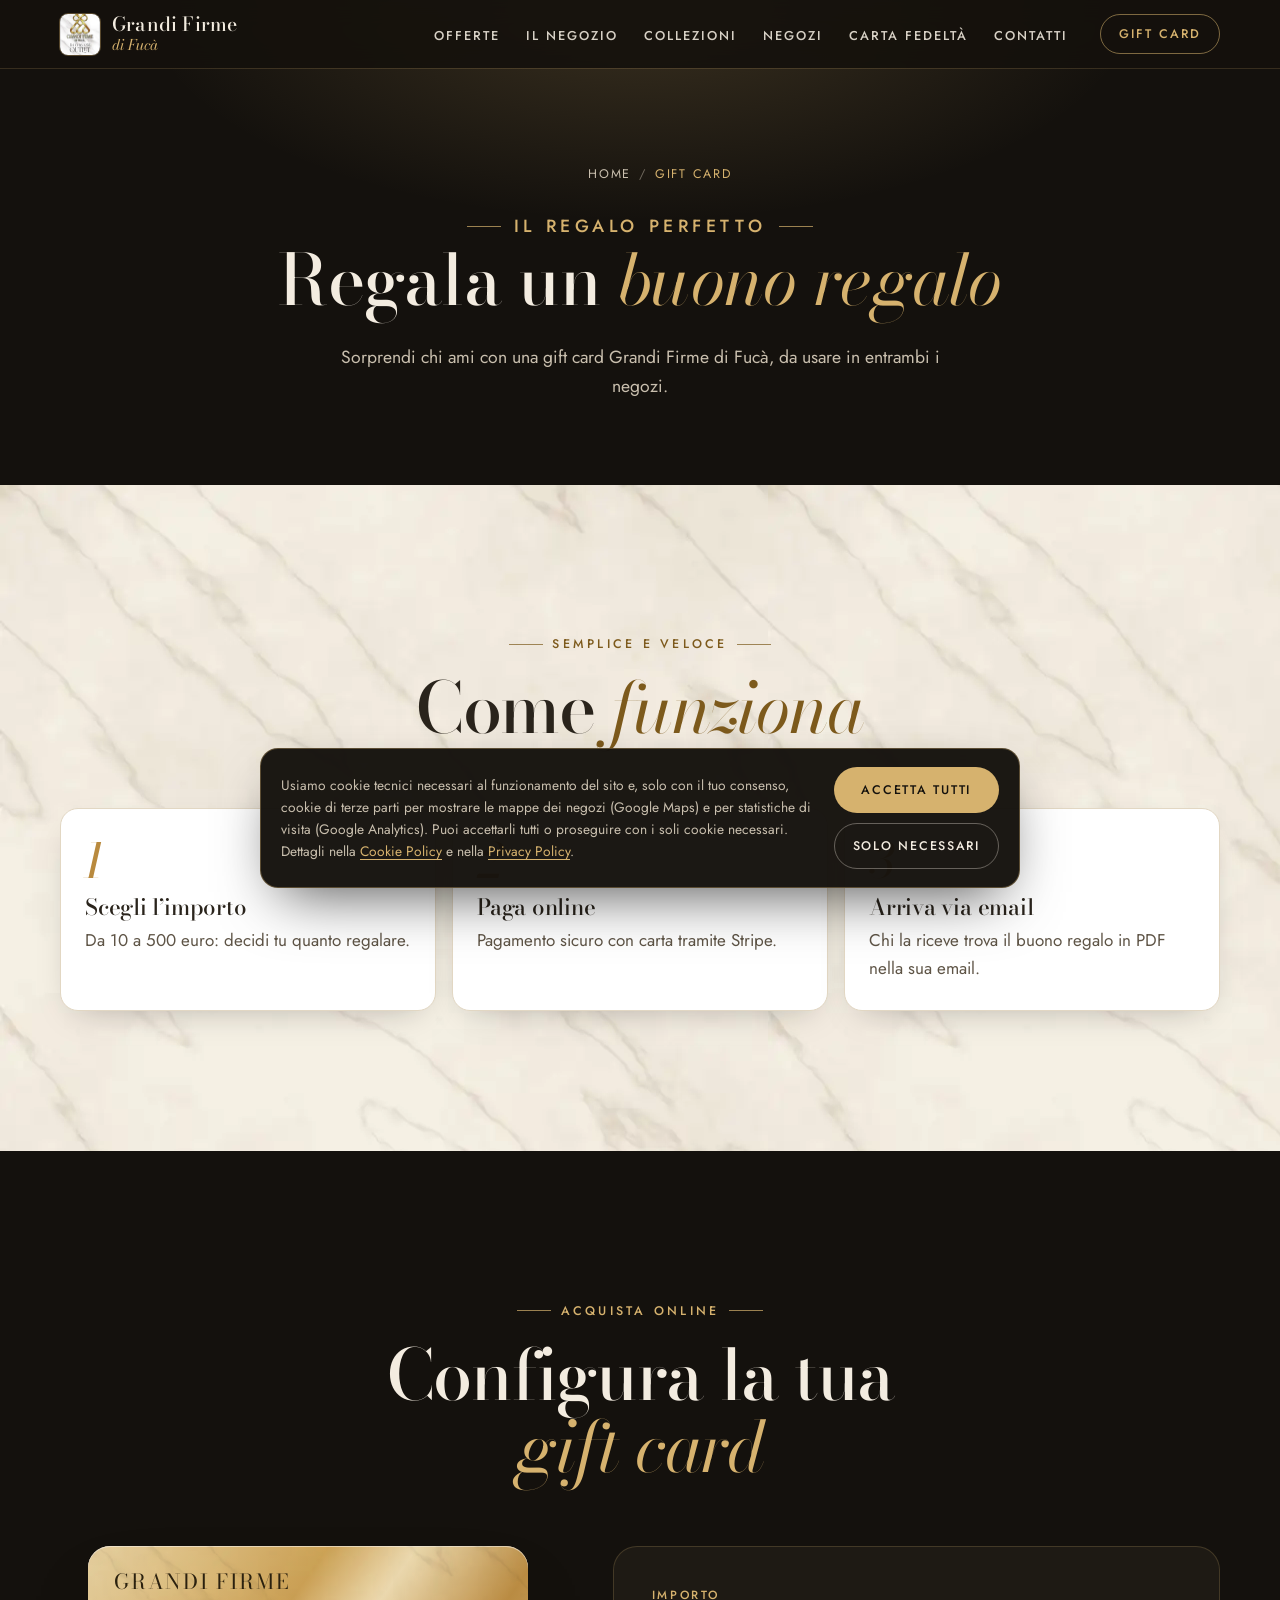
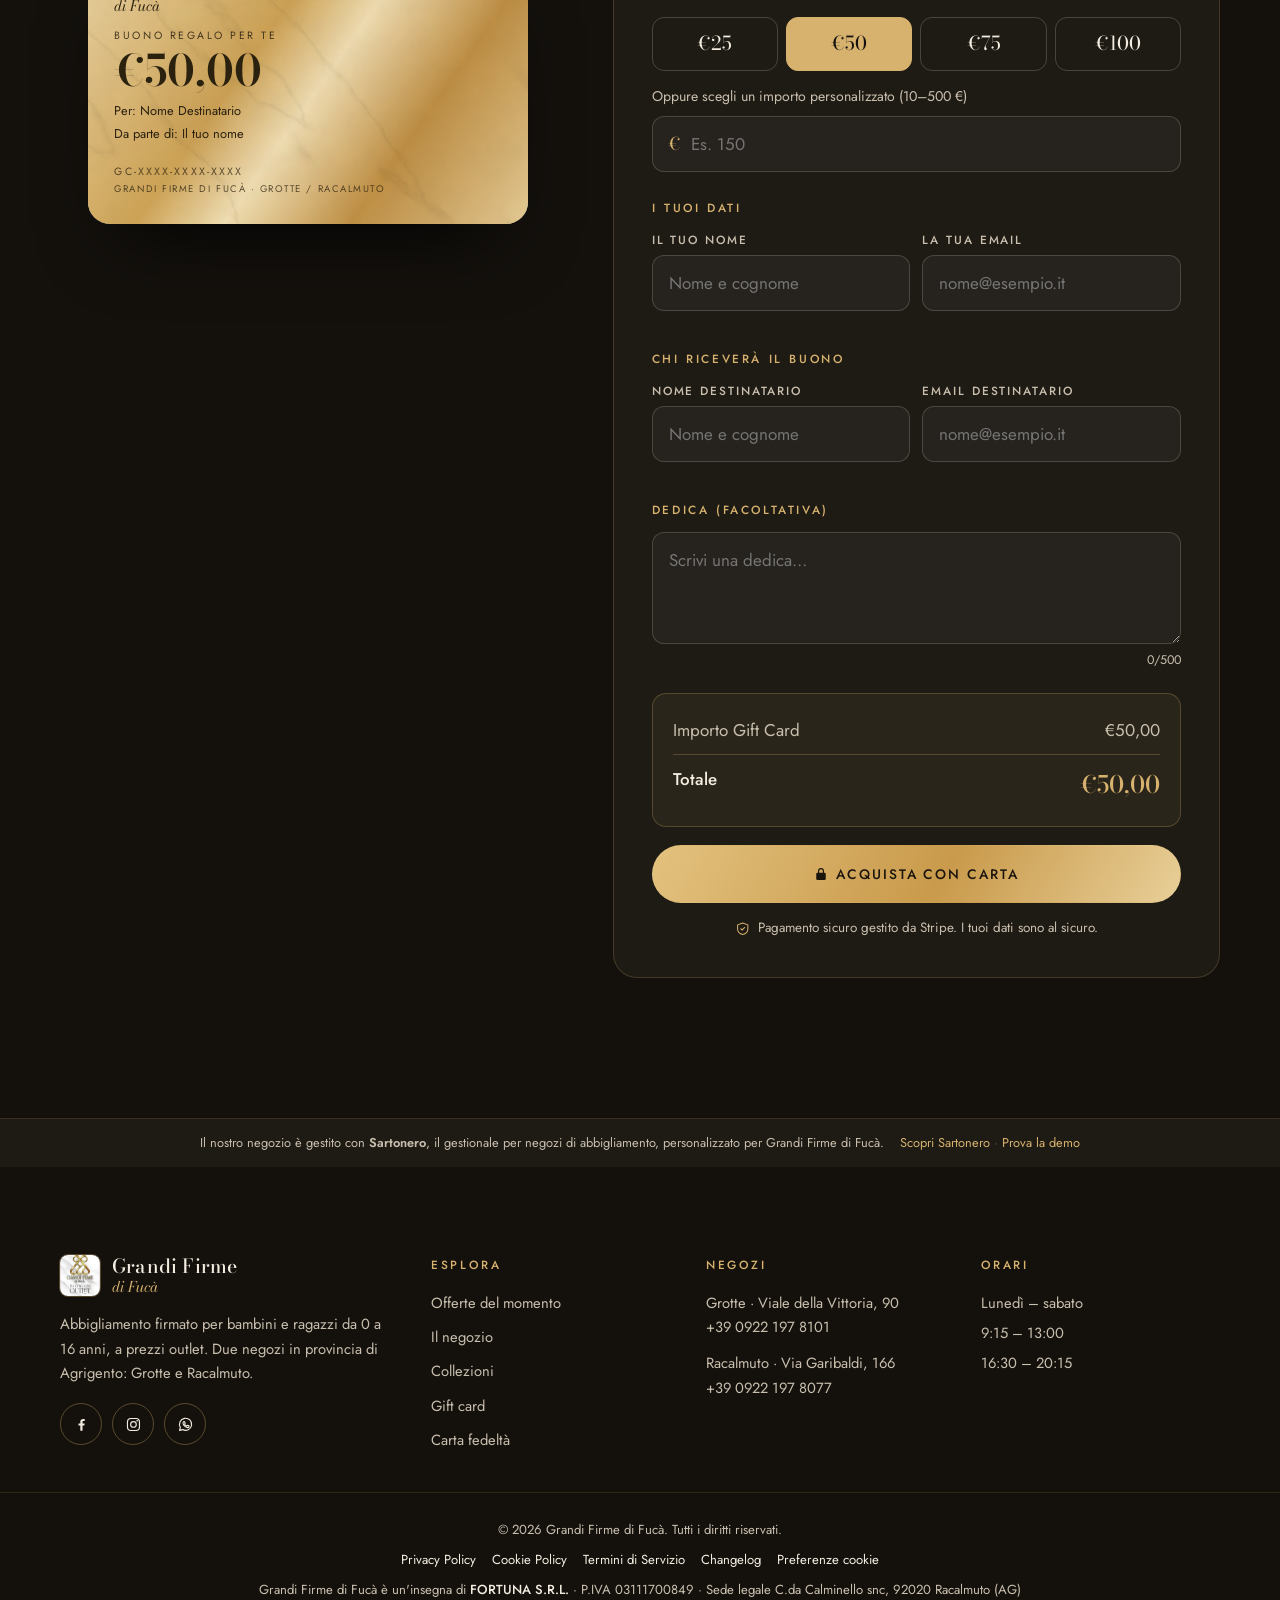
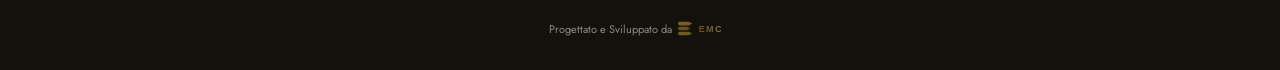
<file: gift-card.html>
<!DOCTYPE html>
<html lang="it">
<head>
    <meta charset="UTF-8">
    <meta name="viewport" content="width=device-width, initial-scale=1, viewport-fit=cover">
    <title>Gift card Grandi Firme di Fucà · Buono regalo da 10 a 500 €</title>
    <meta name="description" content="Regala una gift card Grandi Firme di Fucà: scegli l’importo da 10 a 500 €, aggiungi una dedica e paga online. Arriva subito via email, valida 12 mesi nei negozi di Grotte e Racalmuto.">
    <meta name="robots" content="index, follow, max-image-preview:large">
    <meta name="author" content="Grandi Firme di Fucà">
    <link rel="canonical" href="https://www.grandifirmedifuca.it/gift-card.html">
    <meta name="theme-color" content="#14110d">
    <meta property="og:type" content="website">
    <meta property="og:locale" content="it_IT">
    <meta property="og:site_name" content="Grandi Firme di Fucà">
    <meta property="og:title" content="Gift card Grandi Firme di Fucà · Buono regalo da 10 a 500 €">
    <meta property="og:description" content="Regala una gift card Grandi Firme di Fucà: scegli l’importo da 10 a 500 €, aggiungi una dedica e paga online. Arriva subito via email, valida 12 mesi nei negozi di Grotte e Racalmuto.">
    <meta property="og:url" content="https://www.grandifirmedifuca.it/gift-card.html">
    <meta property="og:image" content="https://www.grandifirmedifuca.it/images/og-grandi-firme-di-fuca.jpg">
    <meta property="og:image:width" content="1200">
    <meta property="og:image:height" content="630">
    <meta property="og:image:alt" content="Gift card Grandi Firme di Fucà">
    <meta name="twitter:card" content="summary_large_image">
    <meta name="twitter:title" content="Gift card Grandi Firme di Fucà · Buono regalo da 10 a 500 €">
    <meta name="twitter:description" content="Regala una gift card Grandi Firme di Fucà: scegli l’importo da 10 a 500 €, aggiungi una dedica e paga online. Arriva subito via email, valida 12 mesi nei negozi di Grotte e Racalmuto.">
    <meta name="twitter:image" content="https://www.grandifirmedifuca.it/images/og-grandi-firme-di-fuca.jpg">
    <meta name="twitter:image:alt" content="Gift card Grandi Firme di Fucà">
    <link rel="icon" href="/favicon.ico" sizes="any">
    <link rel="icon" href="/favicon.svg" type="image/svg+xml">
    <link rel="apple-touch-icon" href="/apple-touch-icon.png">
    <link rel="manifest" href="/site.webmanifest">
    <link rel="preload" href="fonts/bodoni-moda-latin.woff2" as="font" type="font/woff2" crossorigin>
    <link rel="preload" href="fonts/jost-latin.woff2" as="font" type="font/woff2" crossorigin>
    <link rel="stylesheet" href="css/style.css?v=3.0.1">
    <script>document.documentElement.className += ' js';</script>
    <script type="application/ld+json">
{
 "@context": "https://schema.org",
 "@type": "BreadcrumbList",
 "itemListElement": [
  {
   "@type": "ListItem",
   "position": 1,
   "name": "Home",
   "item": "https://www.grandifirmedifuca.it/"
  },
  {
   "@type": "ListItem",
   "position": 2,
   "name": "Gift card",
   "item": "https://www.grandifirmedifuca.it/gift-card.html"
  }
 ]
}
    </script>
</head>
<body data-nav="inline">
<svg width="0" height="0" style="position:absolute" aria-hidden="true" focusable="false">
<symbol id="i-arrow-right" viewBox="0 0 24 24"><path d="M5 12h14M13 6l6 6-6 6"/></symbol>
<symbol id="i-arrow-left" viewBox="0 0 24 24"><path d="M19 12H5M11 6l-6 6 6 6"/></symbol>
<symbol id="i-chev-left" viewBox="0 0 24 24"><path d="M15 5l-7 7 7 7"/></symbol>
<symbol id="i-chev-right" viewBox="0 0 24 24"><path d="M9 5l7 7-7 7"/></symbol>
<symbol id="i-close" viewBox="0 0 24 24"><path d="M6 6l12 12M18 6L6 18"/></symbol>
<symbol id="i-pin" viewBox="0 0 24 24"><path d="M12 21s-7-6.1-7-11.5a7 7 0 0 1 14 0C19 14.9 12 21 12 21z"/><circle cx="12" cy="9.5" r="2.5"/></symbol>
<symbol id="i-phone" viewBox="0 0 24 24"><path d="M5 4h3.5l2 5-2.4 1.5a11 11 0 0 0 5.4 5.4L15 13.5l5 2V19a2 2 0 0 1-2 2A16 16 0 0 1 3 6a2 2 0 0 1 2-2z"/></symbol>
<symbol id="i-clock" viewBox="0 0 24 24"><circle cx="12" cy="12" r="9"/><path d="M12 7v5l3.2 2"/></symbol>
<symbol id="i-mail" viewBox="0 0 24 24"><rect x="3" y="5" width="18" height="14" rx="2"/><path d="M3.5 7l8.5 6 8.5-6"/></symbol>
<symbol id="i-gift" viewBox="0 0 24 24"><rect x="3" y="8" width="18" height="4" rx="1"/><path d="M5 12v8h14v-8M12 8v12M12 8H8.5a2 2 0 1 1 0-4C11 4 12 8 12 8zm0 0h3.5a2 2 0 1 0 0-4C13 4 12 8 12 8z"/></symbol>
<symbol id="i-card" viewBox="0 0 24 24"><rect x="2.5" y="5" width="19" height="14" rx="2"/><path d="M2.5 10h19M6 15h4"/></symbol>
<symbol id="i-star" viewBox="0 0 24 24"><path d="M12 3.5l2.6 5.3 5.9.9-4.3 4.1 1 5.8L12 16.9l-5.2 2.7 1-5.8-4.3-4.1 5.9-.9z"/></symbol>
<symbol id="i-check" viewBox="0 0 24 24"><path d="M5 12.5l4.5 4.5L19 7.5"/></symbol>
<symbol id="i-check-circle" viewBox="0 0 24 24"><circle cx="12" cy="12" r="9"/><path d="M8 12.3l2.8 2.8L16.2 9.6"/></symbol>
<symbol id="i-x-circle" viewBox="0 0 24 24"><circle cx="12" cy="12" r="9"/><path d="M9 9l6 6M15 9l-6 6"/></symbol>
<symbol id="i-alert" viewBox="0 0 24 24"><circle cx="12" cy="12" r="9"/><path d="M12 7.5v5.5M12 16.4v.1"/></symbol>
<symbol id="i-shield" viewBox="0 0 24 24"><path d="M12 3l8 3v6c0 5-3.5 8-8 9-4.5-1-8-4-8-9V6z"/><path d="M9 12l2 2 4-4"/></symbol>
<symbol id="i-expand" viewBox="0 0 24 24"><path d="M14 4h6v6M10 20H4v-6M20 4l-6.5 6.5M4 20l6.5-6.5"/></symbol>
<symbol id="i-cookie" viewBox="0 0 24 24"><path d="M20.8 12.6A9 9 0 1 1 11.4 3.2a3 3 0 0 0 3.8 3.7 3 3 0 0 0 3.6 3.6 3 3 0 0 0 2 2.1z"/><path d="M8.5 9.5v.01M9 15v.01M14 14.5v.01M12 11.5v.01"/></symbol>
<symbol id="i-route" viewBox="0 0 24 24"><path d="M12 2.8l9.2 9.2-9.2 9.2L2.8 12z"/><path d="M9.5 14v-2.5h5M12.5 9.5l2 2-2 2"/></symbol>
<symbol id="i-euro" viewBox="0 0 24 24"><path d="M17.5 6.6a6.5 6.5 0 1 0 0 10.8M4 10h9.5M4 14h9.5"/></symbol>
<symbol id="i-mobile" viewBox="0 0 24 24"><rect x="7" y="2.5" width="10" height="19" rx="2"/><path d="M11 18h2"/></symbol>
<symbol id="i-whatsapp" viewBox="0 0 24 24"><path d="M3.6 20.4l1.2-4.2A8.6 8.6 0 1 1 8 19.3z"/><path d="M9 8.3c.2-.5.5-.5.8-.5h.5c.2 0 .4.1.5.4l.7 1.7c.1.2 0 .5-.1.7l-.5.6c-.1.2-.1.4 0 .6.6 1 1.4 1.8 2.4 2.3.2.1.4.1.6-.1l.6-.7c.2-.2.4-.2.6-.1l1.7.8c.2.1.3.3.3.5v.4c0 .7-.6 1.5-1.6 1.6-.9.1-2.5-.3-4.3-1.8-1.6-1.4-2.4-2.9-2.6-3.9-.2-1 .2-2 .4-2.5z"/></symbol>
<symbol id="i-facebook" viewBox="0 0 24 24"><path class="ic-fill" d="M13.5 21v-7.5h2.6l.4-3h-3V8.6c0-.9.3-1.5 1.5-1.5h1.6V4.4c-.3 0-1.2-.1-2.3-.1-2.3 0-3.9 1.4-3.9 4v2.2H7.8v3h2.6V21z"/></symbol>
<symbol id="i-instagram" viewBox="0 0 24 24"><rect x="3.5" y="3.5" width="17" height="17" rx="5"/><circle cx="12" cy="12" r="4"/><circle class="ic-fill" cx="17.3" cy="6.7" r="1.2"/></symbol>
<symbol id="i-diamond" viewBox="0 0 12 12"><path class="ic-fill" d="M6 0l3 6-3 6-3-6z"/></symbol>
</svg>
<a class="skip-link" href="#main">Vai al contenuto</a>
<header>
<nav id="navbar" aria-label="Navigazione principale" class="solid">
    <div class="nav-container">
        <a href="./" class="nav-logo" aria-label="Grandi Firme di Fucà, pagina iniziale">
            <img src="images/logo-grandi-firme-di-fuca-160.webp" width="40" height="41" alt="">
            <span class="wm"><b>Grandi Firme</b><i>di Fucà</i></span>
        </a>
        <button class="nav-toggle" id="navToggle" type="button" aria-label="Apri menu" aria-expanded="false" aria-controls="navMenu">
            <span></span><span></span><span></span>
        </button>
        <ul class="nav-menu" id="navMenu">
            <li><a href="./#offerte" class="nav-link">Offerte</a></li>
            <li><a href="./#negozio" class="nav-link">Il negozio</a></li>
            <li><a href="./#collezioni" class="nav-link">Collezioni</a></li>
            <li><a href="./#negozi" class="nav-link">Negozi</a></li>
            <li><a href="fidelity.html" class="nav-link">Carta fedeltà</a></li>
            <li><a href="./#contatti" class="nav-link">Contatti</a></li>
            <li class="nav-cta"><a href="gift-card.html" aria-current="page"> Gift card</a></li>
        </ul>
    </div>
</nav>
</header>

<main id="main">
    <!-- Hero compatto -->
    <section class="gc-hero page-hero">
        <div class="container">
            <nav aria-label="Percorso"><ol class="breadcrumb"><li><a href="./">Home</a></li><li><span aria-current="page">Gift card</span></li></ol></nav>
            <p class="eyebrow light">Il regalo perfetto</p>
            <h1>Regala un <em>buono regalo</em></h1>
            <p>Sorprendi chi ami con una gift card Grandi Firme di Fucà, da usare in entrambi i negozi.</p>
        </div>
    </section>

    <!-- Come funziona -->
    <section class="gc-steps section marble">
        <div class="container">
            <div class="section-head center">
                <p class="eyebrow">Semplice e veloce</p>
                <h2 class="display">Come <em>funziona</em></h2>
            </div>
            <div class="steps-grid">
                <div class="step-card">
                    <div class="step-number">1</div>
                    <h3>Scegli l’importo</h3>
                    <p>Da 10 a 500 euro: decidi tu quanto regalare.</p>
                </div>
                <div class="step-card">
                    <div class="step-number">2</div>
                    <h3>Paga online</h3>
                    <p>Pagamento sicuro con carta tramite Stripe.</p>
                </div>
                <div class="step-card">
                    <div class="step-number">3</div>
                    <h3>Arriva via email</h3>
                    <p>Chi la riceve trova il buono regalo in PDF nella sua email.</p>
                </div>
            </div>
        </div>
    </section>

    <!-- Form acquisto -->
    <section id="gc-form-section" class="gc-form-section section">
        <div class="container">
            <div class="section-head center">
                <p class="eyebrow light">Acquista online</p>
                <h2 class="display" style="color:var(--on-dark)">Configura la tua <em style="color:var(--gold);white-space:nowrap">gift card</em></h2>
            </div>

            <div class="gc-form-wrapper">
                <!-- Anteprima -->
                <div class="gc-preview" aria-hidden="true">
                    <div class="gc-card-preview">
                        <div class="gc-card-inner">
                            <div class="gc-card-brand">GRANDI FIRME</div>
                            <div class="gc-card-brand-sub">di Fucà</div>
                            <div class="gc-card-title">Buono regalo per te</div>
                            <div class="gc-card-amount" id="previewAmount">&euro;50,00</div>
                            <div class="gc-card-recipient" id="previewRecipient">Per: Nome Destinatario</div>
                            <div class="gc-card-from" id="previewFrom">Da parte di: Il tuo nome</div>
                            <div class="gc-card-message" id="previewMessage"></div>
                            <div class="gc-card-code">GC-XXXX-XXXX-XXXX</div>
                            <div class="gc-card-footer">Grandi Firme di Fucà · Grotte / Racalmuto</div>
                        </div>
                    </div>
                </div>

                <!-- Form -->
                <form id="giftCardForm" class="gc-form" novalidate>
                    <div class="gc-section-label" id="lblAmount">Importo</div>
                    <div class="gc-amount-grid" role="group" aria-labelledby="lblAmount">
                        <button type="button" class="gc-amount-btn" data-amount="25">&euro;25</button>
                        <button type="button" class="gc-amount-btn active" data-amount="50">&euro;50</button>
                        <button type="button" class="gc-amount-btn" data-amount="75">&euro;75</button>
                        <button type="button" class="gc-amount-btn" data-amount="100">&euro;100</button>
                    </div>
                    <div class="gc-custom-amount">
                        <label for="customAmount">Oppure scegli un importo personalizzato (10–500 &euro;)</label>
                        <div class="gc-input-with-icon">
                            <span class="gc-input-prefix" aria-hidden="true">&euro;</span>
                            <input type="number" id="customAmount" min="10" max="500" inputmode="numeric" placeholder="Es. 150">
                        </div>
                    </div>

                    <div class="gc-section-label">I tuoi dati</div>
                    <div class="gc-form-row">
                        <div class="form-group">
                            <label for="purchaserName">Il tuo nome</label>
                            <input type="text" id="purchaserName" autocomplete="name" placeholder="Nome e cognome" required>
                        </div>
                        <div class="form-group">
                            <label for="purchaserEmail">La tua email</label>
                            <input type="email" id="purchaserEmail" autocomplete="email" placeholder="nome@esempio.it" required>
                        </div>
                    </div>

                    <div class="gc-section-label">Chi riceverà il buono</div>
                    <div class="gc-form-row">
                        <div class="form-group">
                            <label for="recipientName">Nome destinatario</label>
                            <input type="text" id="recipientName" placeholder="Nome e cognome" required>
                        </div>
                        <div class="form-group">
                            <label for="recipientEmail">Email destinatario</label>
                            <input type="email" id="recipientEmail" placeholder="nome@esempio.it" required>
                        </div>
                    </div>

                    <div class="gc-section-label">Dedica (facoltativa)</div>
                    <div class="form-group">
                        <label for="giftMessage" class="sr-only">Messaggio personalizzato</label>
                        <textarea id="giftMessage" rows="3" placeholder="Scrivi una dedica…" maxlength="500"></textarea>
                    </div>
                    <div class="gc-char-count"><span id="charCount">0</span>/500</div>

                    <!-- Riepilogo -->
                    <div class="gc-summary" aria-live="polite">
                        <div class="gc-summary-row">
                            <span id="summaryAmountLabel">Importo Gift Card</span>
                            <span id="summaryAmount">&euro;50,00</span>
                        </div>
                        <div class="gc-summary-row" id="summaryFeeRow" hidden>
                            <span>Costo di emissione</span>
                            <span id="summaryFee">&euro;0,00</span>
                        </div>
                        <div class="gc-summary-row gc-summary-total">
                            <span>Totale</span>
                            <span id="summaryTotal">&euro;50,00</span>
                        </div>
                        <p class="gc-summary-note" id="summaryFeeNote" hidden>Il costo di emissione è uguale per ogni metodo di pagamento, non è rimborsabile e non fa parte del valore spendibile della gift card. <a href="terms-of-service.html#gift-card-costo-emissione">Condizioni</a></p>
                    </div>

                    <button type="submit" class="btn btn-gold btn-lg btn-block gc-submit" id="submitBtn">
                        <i class="fas fa-lock"></i>
                        <span>Acquista con Carta</span>
                    </button>
                    <p class="gc-secure-note"><svg class="ic" aria-hidden="true"><use href="#i-shield"/></svg> Pagamento sicuro gestito da Stripe. I tuoi dati sono al sicuro.</p>

                    <div class="gc-error" id="formError" role="alert" style="display: none;"></div>
                </form>
            </div>
        </div>
    </section>

    <!-- Conferma (mostrata dopo il ritorno da Stripe) -->
    <section id="gc-success" class="gc-success section" style="display: none;">
        <div class="container">
            <div class="gc-success-content">
                <div class="gc-success-icon"><svg class="ic" aria-hidden="true"><use href="#i-check-circle"/></svg></div>
                <h2>Gift card acquistata!</h2>
                <p class="gc-success-subtitle">Il destinatario riceverà a breve un’email con il buono regalo in formato PDF.</p>
                <div class="gc-success-details" id="successDetails"></div>
                <div class="gc-success-actions">
                    <a href="gift-card.html" class="btn btn-gold">Acquista un’altra gift card</a>
                    <a href="./" class="btn btn-ghost">Torna alla home</a>
                </div>
            </div>
        </div>
    </section>

    <!-- Annullato -->
    <section id="gc-cancelled" class="gc-cancelled section" style="display: none;">
        <div class="container">
            <div class="gc-cancelled-content">
                <div class="gc-cancelled-icon"><svg class="ic" aria-hidden="true"><use href="#i-x-circle"/></svg></div>
                <h2>Pagamento annullato</h2>
                <p>Il pagamento non è stato completato. Nessun addebito è stato effettuato.</p>
                <a href="gift-card.html" class="btn btn-gold" style="margin-top: 2rem;">Riprova</a>
            </div>
        </div>
    </section>
</main>

<aside class="sartonero" aria-label="Gestionale del negozio">
    <div class="container">
        <span>Il nostro negozio è gestito con <strong>Sartonero</strong>, il gestionale per negozi di abbigliamento, personalizzato per Grandi Firme di Fucà.</span>
        <span><a href="https://sartonero.it/" target="_blank" rel="noopener">Scopri Sartonero</a> <span class="sep" aria-hidden="true">·</span> <a href="https://demo.sartonero.it/login" target="_blank" rel="noopener">Prova la demo</a></span>
    </div>
</aside>
<footer id="footer">
    <div class="footer-top">
        <div class="container">
            <div class="footer-grid">
                <div class="footer-col footer-brand">
                    <a href="./" class="nav-logo">
                        <img src="images/logo-grandi-firme-di-fuca-160.webp" width="40" height="41" alt="" loading="lazy">
                        <span class="wm"><b>Grandi Firme</b><i>di Fucà</i></span>
                    </a>
                    <p>Abbigliamento firmato per bambini e ragazzi da 0 a 16 anni, a prezzi outlet. Due negozi in provincia di Agrigento: Grotte e Racalmuto.</p>
                    <div class="footer-social">
                        <a href="https://www.facebook.com/grandi.firme.di.fuca.0.16/" target="_blank" rel="noopener" aria-label="Facebook di Grandi Firme di Fucà"><svg class="ic" aria-hidden="true"><use href="#i-facebook"/></svg></a>
                        <a href="https://www.instagram.com/grandifirmedifuca/" target="_blank" rel="noopener" aria-label="Instagram di Grandi Firme di Fucà"><svg class="ic" aria-hidden="true"><use href="#i-instagram"/></svg></a>
                        <a href="https://wa.me/393331441730" target="_blank" rel="noopener" aria-label="Scrivici su WhatsApp"><svg class="ic" aria-hidden="true"><use href="#i-whatsapp"/></svg></a>
                    </div>
                </div>
                <div class="footer-col">
                    <p class="footer-h">Esplora</p>
                    <ul>
                        <li><a href="./#offerte">Offerte del momento</a></li>
                        <li><a href="./#negozio">Il negozio</a></li>
                        <li><a href="./#collezioni">Collezioni</a></li>
                        <li><a href="gift-card.html">Gift card</a></li>
                        <li><a href="fidelity.html">Carta fedeltà</a></li>
                    </ul>
                </div>
                <div class="footer-col">
                    <p class="footer-h">Negozi</p>
                    <p><a href="./#negozi">Grotte</a> · Viale della Vittoria, 90<br><a href="tel:+3909221978101">+39 0922 197 8101</a></p>
                    <p style="margin-top:12px"><a href="./#negozi">Racalmuto</a> · Via Garibaldi, 166<br><a href="tel:+3909221978077">+39 0922 197 8077</a></p>
                </div>
                <div class="footer-col">
                    <p class="footer-h">Orari</p>
                    <p>Lunedì – sabato</p>
                    <p>9:15 – 13:00</p>
                    <p>16:30 – 20:15</p>
                </div>
            </div>
        </div>
    </div>
    <div class="footer-bottom">
        <div class="container">
            <p>&copy; <span class="js-year">2026</span> Grandi Firme di Fucà. Tutti i diritti riservati.</p>
            <p class="footer-links"><a href="privacy-policy.html">Privacy Policy</a><a href="cookie-policy.html">Cookie Policy</a><a href="terms-of-service.html">Termini di Servizio</a><a href="changelog.html">Changelog</a><button type="button" id="cookieGear" class="cookie-gear">Preferenze cookie</button></p>
            <p class="footer-legal">Grandi Firme di Fucà è un'insegna di <strong>FORTUNA S.R.L.</strong> · P.IVA 03111700849 · Sede legale C.da Calminello snc, 92020 Racalmuto (AG)</p>
            <a href="https://www.emcdigitalsolutions.it" target="_blank" rel="noopener" title="Progettato e Sviluppato da EMC Digital Solutions" class="emc-credit"><span>Progettato e Sviluppato da</span> <svg xmlns="http://www.w3.org/2000/svg" viewBox="0 0 120 40" height="18"><defs><linearGradient id="emcG" x1="0" y1="0" x2="120" y2="40" gradientUnits="userSpaceOnUse"><stop offset="0%" stop-color="#D4A84B"/><stop offset="45%" stop-color="#B8860B"/><stop offset="100%" stop-color="#f0ece2"/></linearGradient><linearGradient id="emcIG" x1="0" y1="0" x2="40" y2="40" gradientUnits="userSpaceOnUse"><stop offset="0%" stop-color="#D4A84B"/><stop offset="100%" stop-color="#B8860B"/></linearGradient></defs><path d="M4,4 H24 L32,8 L24,12 H4 A4,4 0 0,1 4,4Z" fill="url(#emcIG)"/><path d="M4,15 H20 L28,19 L20,23 H4 A4,4 0 0,1 4,15Z" fill="url(#emcIG)" opacity="0.85"/><path d="M4,26 H24 L32,30 L24,34 H4 A4,4 0 0,1 4,26Z" fill="url(#emcIG)"/><text x="46" y="27" font-family="'Space Grotesk','Segoe UI','Helvetica Neue',Arial,sans-serif" font-size="20" font-weight="700" fill="url(#emcG)" letter-spacing="3">EMC</text></svg></a>
        </div>
    </div>
</footer>

    <script>
    (function() {
        // === Config ===
        const API_BASE = 'https://magazzino.grandifirmedifuca.it/api/v1/public/gift-cards';
        // Identifica il tenant lato backend (chiamata cross-domain: l'hostname dell'API
        // non è quello del sito, quindi passiamo esplicitamente il dominio del negozio).
        const TENANT_DOMAIN = 'grandifirmedifuca.it';

        // === DOM Elements ===
        const form = document.getElementById('giftCardForm');
        const formSection = document.getElementById('gc-form-section');
        const successSection = document.getElementById('gc-success');
        const cancelledSection = document.getElementById('gc-cancelled');
        const stepsSection = document.querySelector('.gc-steps');
        const heroSection = document.querySelector('.gc-hero');
        const submitBtn = document.getElementById('submitBtn');
        const formError = document.getElementById('formError');

        // Amount controls
        const amountBtns = document.querySelectorAll('.gc-amount-btn');
        const customAmountInput = document.getElementById('customAmount');
        const previewAmount = document.getElementById('previewAmount');
        const summaryAmount = document.getElementById('summaryAmount');
        const summaryAmountLabel = document.getElementById('summaryAmountLabel');
        const summaryTotal = document.getElementById('summaryTotal');
        const summaryBox = document.querySelector('.gc-summary');
        const summaryFeeRow = document.getElementById('summaryFeeRow');
        const summaryFee = document.getElementById('summaryFee');
        const summaryFeeNote = document.getElementById('summaryFeeNote');

        // Preview
        const previewRecipient = document.getElementById('previewRecipient');
        const previewFrom = document.getElementById('previewFrom');
        const previewMessage = document.getElementById('previewMessage');

        // Inputs
        const purchaserNameInput = document.getElementById('purchaserName');
        const purchaserEmailInput = document.getElementById('purchaserEmail');
        const recipientNameInput = document.getElementById('recipientName');
        const recipientEmailInput = document.getElementById('recipientEmail');
        const messageInput = document.getElementById('giftMessage');
        const charCount = document.getElementById('charCount');

        let selectedAmount = 50;

        // === Check URL params ===
        const urlParams = new URLSearchParams(window.location.search);

        if (urlParams.get('success') === 'true') {
            showSuccessPage(urlParams.get('session_id'));
            return;
        }

        if (urlParams.get('cancelled') === 'true') {
            showCancelledPage();
            return;
        }

        // === Amount selection ===
        function formatEuro(amount) {
            return '\u20AC' + amount.toFixed(2).replace('.', ',');
        }

        // === Costo di emissione (calcolato SOLO dal gestionale) ===
        // Se il negozio lo applica, il riepilogo mostra Valore / Costo di emissione / Totale prima
        // del pagamento. Il sito non calcola nulla: mostra ciò che risponde il server e al checkout
        // gli rimanda il totale mostrato, così il cliente paga esattamente quello che ha visto.
        var quote = null;        // { amount, enabled, issueFee, total } dell'importo corrente
        var quoteSeq = 0;
        var quoteTimer = null;

        function renderSummary() {
            var feeOn = !!(quote && quote.amount === selectedAmount && quote.enabled && quote.issueFee > 0);
            summaryAmountLabel.textContent = feeOn ? 'Valore gift card' : 'Importo Gift Card';
            summaryAmount.textContent = formatEuro(selectedAmount);
            summaryFeeRow.hidden = !feeOn;
            summaryFeeNote.hidden = !feeOn;
            if (feeOn) summaryFee.textContent = formatEuro(quote.issueFee);
            summaryTotal.textContent = formatEuro(feeOn ? quote.total : selectedAmount);
        }

        /** Chiede al gestionale costo e totale per l'importo; risolve con la quotazione o null. */
        function fetchQuote(amount) {
            var seq = ++quoteSeq;
            summaryBox.classList.add('gc-summary-loading');
            return fetch(API_BASE + '/issue-fee?amount=' + encodeURIComponent(amount), {
                headers: { 'X-Tenant-Domain': TENANT_DOMAIN },
            }).then(function(res) {
                // Gestionale senza questa funzione: nessun costo di emissione.
                if (res.status === 404) return { enabled: false, issueFee: 0, total: amount };
                if (!res.ok) throw new Error('quote ' + res.status);
                return res.json();
            }).then(function(data) {
                var q = { amount: amount, enabled: !!data.enabled, issueFee: Number(data.issueFee) || 0, total: Number(data.total) || amount };
                if (seq === quoteSeq) { quote = q; renderSummary(); }
                return q;
            }).catch(function() {
                if (seq === quoteSeq) { quote = null; renderSummary(); }
                return null;
            }).finally(function() {
                if (seq === quoteSeq) summaryBox.classList.remove('gc-summary-loading');
            });
        }

        function scheduleQuote(amount) {
            clearTimeout(quoteTimer);
            quoteTimer = setTimeout(function() { fetchQuote(amount); }, 250);
        }

        function updateAmount(amount) {
            selectedAmount = amount;
            previewAmount.textContent = formatEuro(amount);
            renderSummary();
            scheduleQuote(amount);
        }

        amountBtns.forEach(function(btn) {
            btn.addEventListener('click', function() {
                amountBtns.forEach(function(b) { b.classList.remove('active'); });
                btn.classList.add('active');
                customAmountInput.value = '';
                updateAmount(parseInt(btn.dataset.amount));
            });
        });

        customAmountInput.addEventListener('input', function() {
            var val = parseInt(this.value);
            if (val >= 10 && val <= 500) {
                amountBtns.forEach(function(b) { b.classList.remove('active'); });
                updateAmount(val);
            }
        });

        // Riepilogo iniziale (importo predefinito)
        fetchQuote(selectedAmount);

        // === Live preview ===
        recipientNameInput.addEventListener('input', function() {
            previewRecipient.textContent = this.value ? 'Per: ' + this.value : 'Per: Nome Destinatario';
        });

        purchaserNameInput.addEventListener('input', function() {
            previewFrom.textContent = this.value ? 'Da parte di: ' + this.value : 'Da parte di: Il tuo nome';
        });

        messageInput.addEventListener('input', function() {
            charCount.textContent = this.value.length;
            previewMessage.textContent = this.value ? '"' + this.value + '"' : '';
        });

        // === Form submission ===
        form.addEventListener('submit', async function(e) {
            e.preventDefault();
            formError.style.display = 'none';

            // Validation
            var purchaserName = purchaserNameInput.value.trim();
            var purchaserEmail = purchaserEmailInput.value.trim();
            var recipientName = recipientNameInput.value.trim();
            var recipientEmail = recipientEmailInput.value.trim();
            var message = messageInput.value.trim();

            if (!purchaserName || purchaserName.length < 2) {
                showError('Inserisci il tuo nome (minimo 2 caratteri)');
                return;
            }
            if (!purchaserEmail || !isValidEmail(purchaserEmail)) {
                showError('Inserisci una email valida');
                return;
            }
            if (!recipientName || recipientName.length < 2) {
                showError('Inserisci il nome del destinatario (minimo 2 caratteri)');
                return;
            }
            if (!recipientEmail || !isValidEmail(recipientEmail)) {
                showError('Inserisci una email valida per il destinatario');
                return;
            }
            if (selectedAmount < 10 || selectedAmount > 500) {
                showError('L\'importo deve essere tra 10 e 500 euro');
                return;
            }

            // Disable button
            submitBtn.disabled = true;
            submitBtn.innerHTML = '<i class="fas fa-spinner fa-spin"></i> <span>Elaborazione...</span>';

            // Il totale da pagare deve essere quello mostrato nel riepilogo: se manca (rete lenta)
            // lo si chiede adesso; senza, non si procede.
            clearTimeout(quoteTimer);
            var q = (quote && quote.amount === selectedAmount) ? quote : await fetchQuote(selectedAmount);
            if (!q) {
                showError('Non è stato possibile calcolare il totale da pagare. Riprova tra qualche istante.');
                resetSubmit();
                return;
            }

            try {
                var response = await fetch(API_BASE + '/checkout-session', {
                    method: 'POST',
                    headers: { 'Content-Type': 'application/json', 'X-Tenant-Domain': TENANT_DOMAIN },
                    body: JSON.stringify({
                        amount: selectedAmount,
                        purchaserName: purchaserName,
                        purchaserEmail: purchaserEmail,
                        recipientName: recipientName,
                        recipientEmail: recipientEmail,
                        message: message || undefined,
                        // Quanto mostrato al cliente: il gestionale rifiuta se non coincide col suo calcolo.
                        expectedIssueFee: q.issueFee,
                        expectedTotal: q.total,
                    }),
                });

                var data = await response.json();

                if (response.status === 409) {
                    // Costo cambiato nel frattempo: si aggiorna il riepilogo e il cliente ricontrolla.
                    fetchQuote(selectedAmount);
                }
                if (!response.ok) {
                    throw new Error(data.error || 'Errore nella creazione del pagamento');
                }

                // Redirect to Stripe Checkout
                if (data.url) {
                    window.location.href = data.url;
                } else {
                    throw new Error('URL di pagamento non disponibile');
                }
            } catch (err) {
                showError(err.message || 'Si è verificato un errore. Riprova.');
                resetSubmit();
            }
        });

        function resetSubmit() {
            submitBtn.disabled = false;
            submitBtn.innerHTML = '<i class="fas fa-lock"></i> <span>Acquista con Carta</span>';
        }

        function escapeHtml(value) {
            return String(value == null ? '' : value)
                .replace(/&/g, '&amp;').replace(/</g, '&lt;').replace(/>/g, '&gt;')
                .replace(/"/g, '&quot;').replace(/'/g, '&#39;');
        }

        function showError(msg) {
            formError.textContent = msg;
            formError.style.display = 'block';
            formError.scrollIntoView({ behavior: 'smooth', block: 'center' });
        }

        function isValidEmail(email) {
            return /^[^\s@]+@[^\s@]+\.[^\s@]+$/.test(email);
        }

        // === Success Page ===
        async function showSuccessPage(sessionId) {
            heroSection.style.display = 'none';
            if (stepsSection) stepsSection.style.display = 'none';
            formSection.style.display = 'none';
            cancelledSection.style.display = 'none';
            successSection.style.display = 'block';

            if (!sessionId) return;

            var details = document.getElementById('successDetails');
            details.innerHTML = '<p class="gc-loading"><i class="fas fa-spinner fa-spin"></i> Caricamento dettagli...</p>';

            // Poll for gift card status (webhook may take a moment)
            var attempts = 0;
            var maxAttempts = 10;

            async function checkStatus() {
                try {
                    var response = await fetch(API_BASE + '/status/' + sessionId, {
                        headers: { 'X-Tenant-Domain': TENANT_DOMAIN },
                    });
                    var data = await response.json();

                    if (data.status === 'completed' && data.giftCard) {
                        var gc = data.giftCard;
                        var amount = parseFloat(gc.initialAmount);
                        var fee = parseFloat(gc.issueFee) || 0;
                        details.innerHTML =
                            '<div class="gc-success-card">' +
                            '<div class="gc-success-row"><span>' + (fee > 0 ? 'Valore gift card' : 'Importo') + '</span><strong>' + formatEuro(amount) + '</strong></div>' +
                            (fee > 0
                                ? '<div class="gc-success-row"><span>Costo di emissione</span><strong>' + formatEuro(fee) + '</strong></div>' +
                                  '<div class="gc-success-row"><span>Totale pagato</span><strong>' + formatEuro(amount + fee) + '</strong></div>'
                                : '') +
                            '<div class="gc-success-row"><span>Destinatario</span><strong>' + escapeHtml(gc.recipientName) + '</strong></div>' +
                            '</div>';
                    } else if (attempts < maxAttempts) {
                        attempts++;
                        setTimeout(checkStatus, 2000);
                    } else {
                        details.innerHTML = '<p>Il buono regalo è stato acquistato. L\'email verrà inviata a breve al destinatario.</p>';
                    }
                } catch (err) {
                    details.innerHTML = '<p>Il buono regalo è stato acquistato. L\'email verrà inviata a breve al destinatario.</p>';
                }
            }

            checkStatus();
        }

        // === Cancelled Page ===
        function showCancelledPage() {
            heroSection.style.display = 'none';
            if (stepsSection) stepsSection.style.display = 'none';
            formSection.style.display = 'none';
            successSection.style.display = 'none';
            cancelledSection.style.display = 'block';
        }

        // === Mobile menu ===
        var navToggle = document.getElementById('navToggle');
        var navMenu = document.getElementById('navMenu');
        if (navToggle && navMenu) {
            navToggle.addEventListener('click', function() {
                navToggle.classList.toggle('active');
                navMenu.classList.toggle('active');
                document.body.style.overflow = navMenu.classList.contains('active') ? 'hidden' : '';
            });
        }
    })();
    </script>

<div id="cookieBanner" class="cookie-banner" role="dialog" aria-label="Consenso cookie">
    <div class="cookie-banner-inner">
        <div class="cookie-banner-text">
            Usiamo cookie tecnici necessari al funzionamento del sito e, solo con il tuo consenso, cookie di terze parti per mostrare le mappe dei negozi (Google Maps) e per statistiche di visita (Google Analytics). Puoi accettarli tutti o proseguire con i soli cookie necessari. Dettagli nella <a href="cookie-policy.html">Cookie Policy</a> e nella <a href="privacy-policy.html">Privacy Policy</a>.
        </div>
        <div class="cookie-banner-actions">
            <button type="button" class="cookie-btn cookie-btn-accept" id="cookieAcceptAll">Accetta tutti</button>
            <button type="button" class="cookie-btn cookie-btn-reject" id="cookieRejectAll">Solo necessari</button>
        </div>
    </div>
</div>

<script src="js/main.js" defer></script>
<script src="js/cookie-consent.js" defer></script>
</body>
</html>
</file>
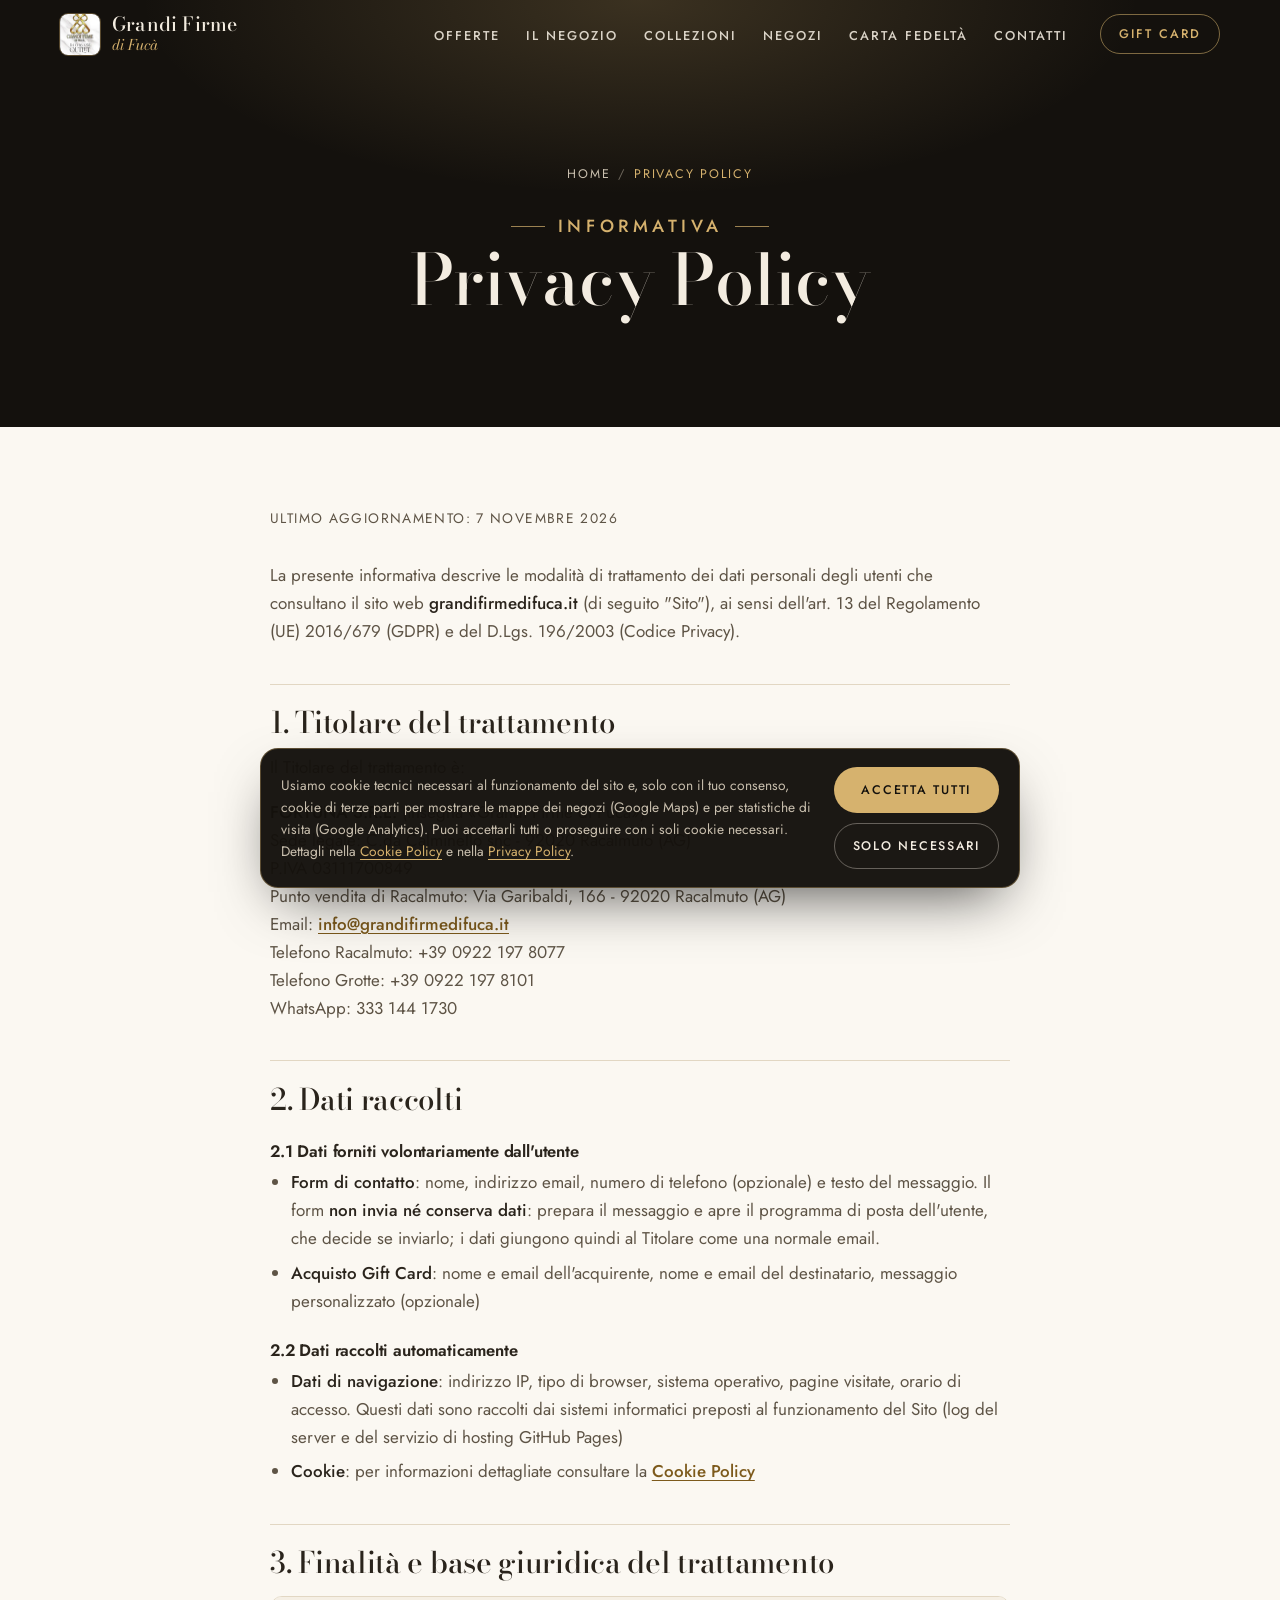
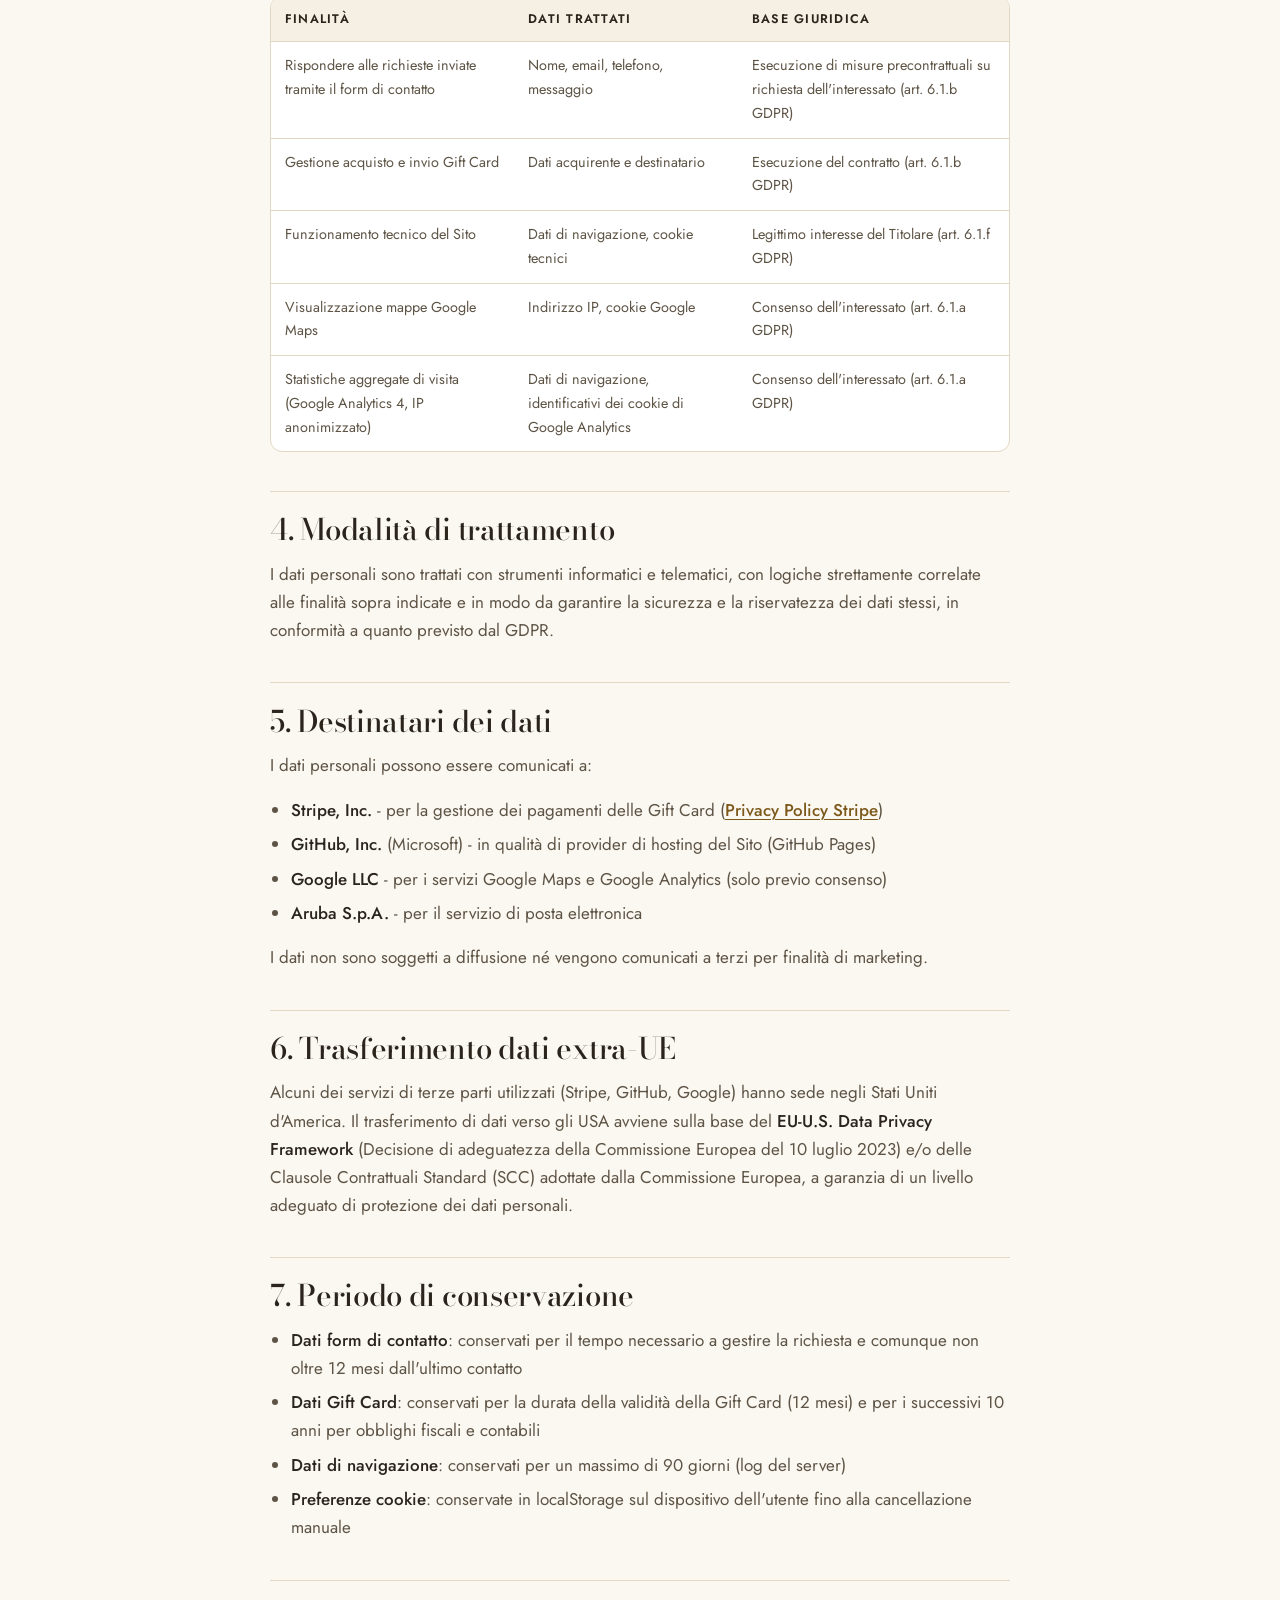
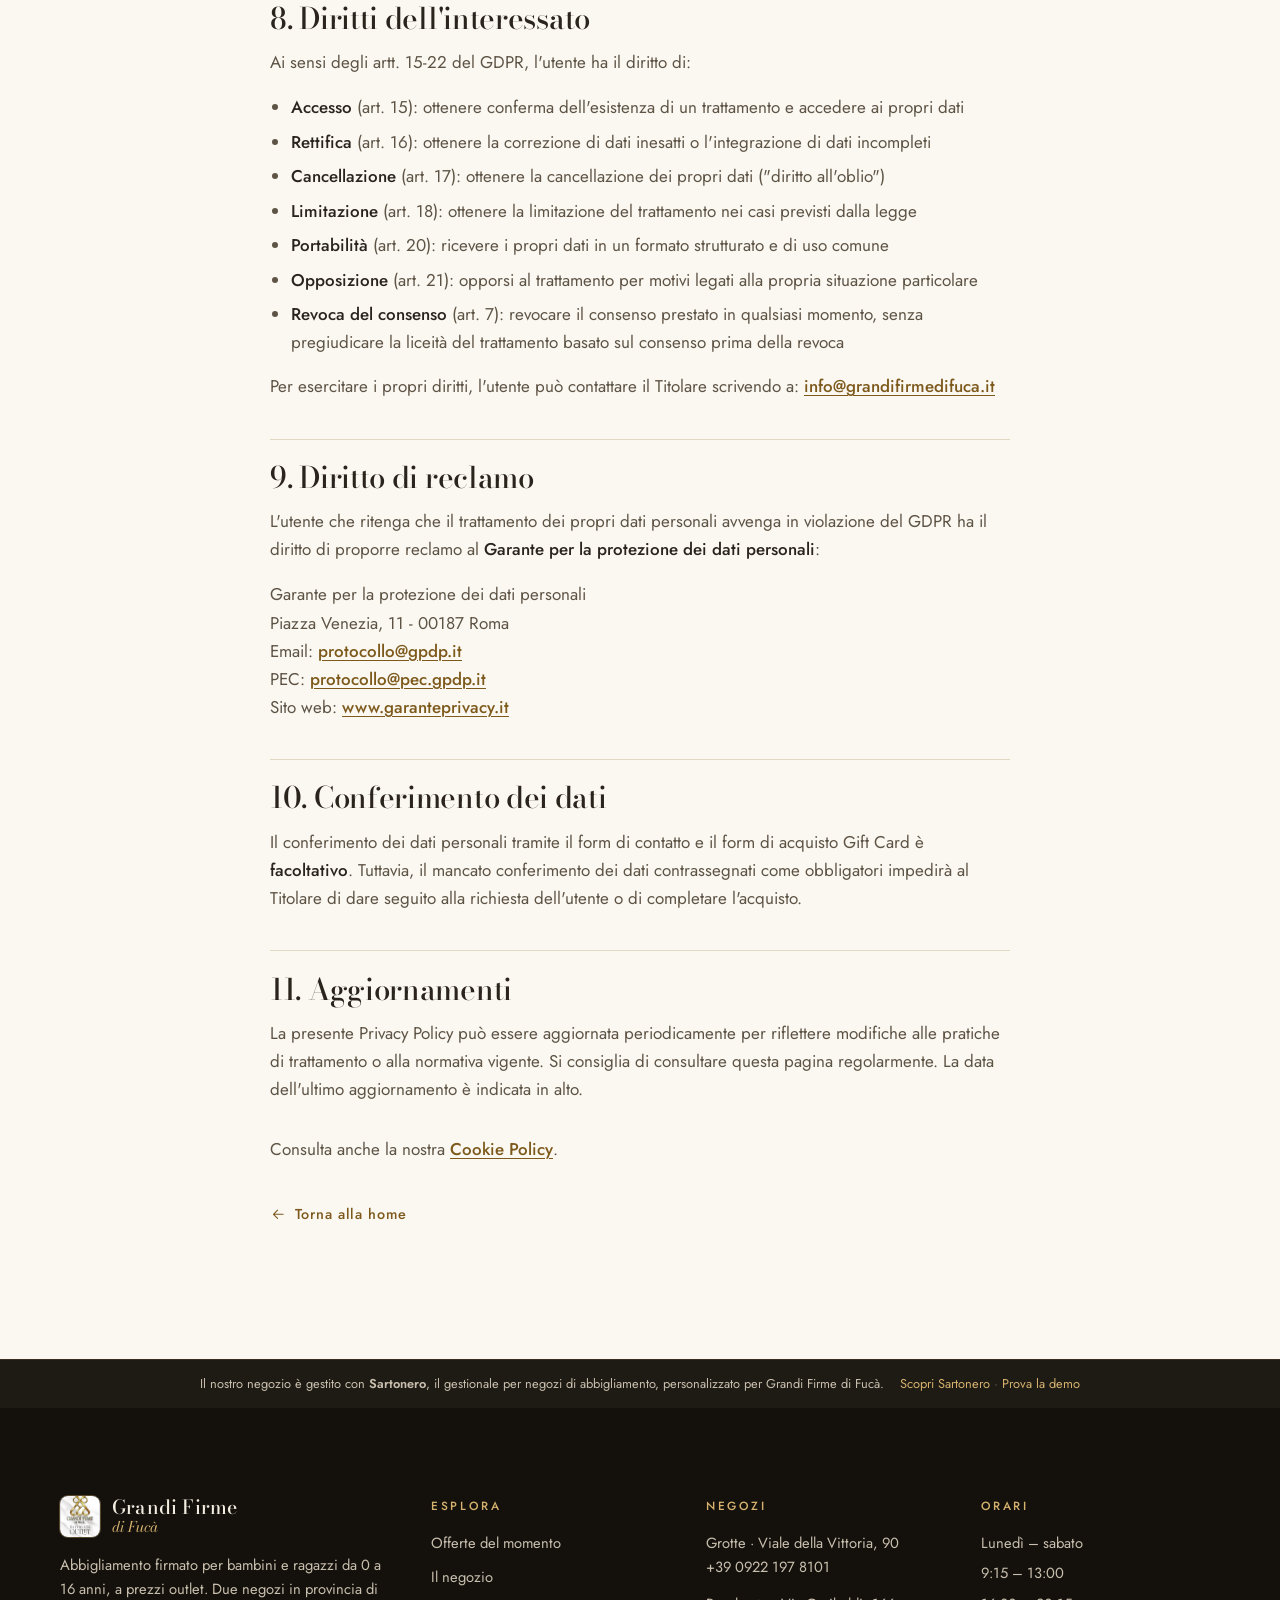
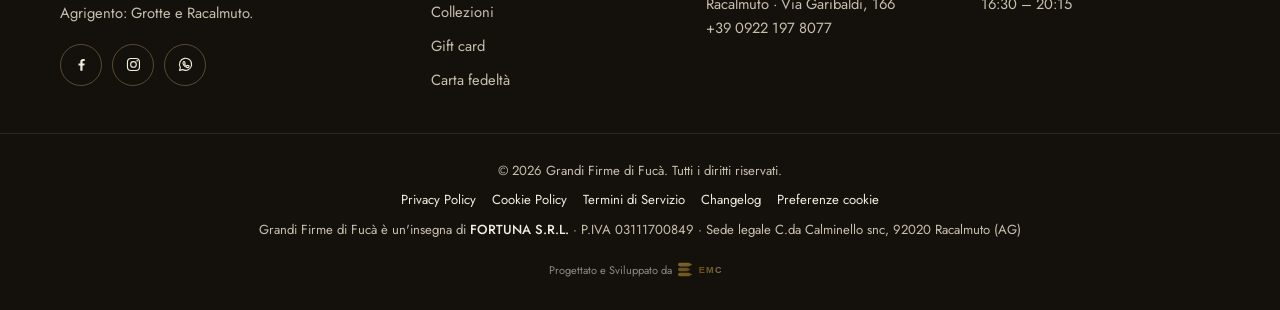
<file: privacy-policy.html>
<!DOCTYPE html>
<html lang="it">
<head>
    <meta charset="UTF-8">
    <meta name="viewport" content="width=device-width, initial-scale=1, viewport-fit=cover">
    <title>Privacy Policy · Grandi Firme di Fucà</title>
    <meta name="description" content="Informativa sul trattamento dei dati personali del sito grandifirmedifuca.it di FORTUNA S.R.L. (insegna Grandi Firme di Fucà): form di contatto, gift card, carta fedeltà, cookie.">
    <meta name="robots" content="index, follow">
    <meta name="author" content="Grandi Firme di Fucà">
    <link rel="canonical" href="https://www.grandifirmedifuca.it/privacy-policy.html">
    <meta name="theme-color" content="#14110d">
    <meta property="og:type" content="website">
    <meta property="og:locale" content="it_IT">
    <meta property="og:site_name" content="Grandi Firme di Fucà">
    <meta property="og:title" content="Privacy Policy · Grandi Firme di Fucà">
    <meta property="og:description" content="Informativa sul trattamento dei dati personali del sito grandifirmedifuca.it di FORTUNA S.R.L. (insegna Grandi Firme di Fucà): form di contatto, gift card, carta fedeltà, cookie.">
    <meta property="og:url" content="https://www.grandifirmedifuca.it/privacy-policy.html">
    <meta property="og:image" content="https://www.grandifirmedifuca.it/images/og-grandi-firme-di-fuca.jpg">
    <meta property="og:image:width" content="1200">
    <meta property="og:image:height" content="630">
    <meta property="og:image:alt" content="Grandi Firme di Fucà">
    <meta name="twitter:card" content="summary_large_image">
    <meta name="twitter:title" content="Privacy Policy · Grandi Firme di Fucà">
    <meta name="twitter:description" content="Informativa sul trattamento dei dati personali del sito grandifirmedifuca.it di FORTUNA S.R.L. (insegna Grandi Firme di Fucà): form di contatto, gift card, carta fedeltà, cookie.">
    <meta name="twitter:image" content="https://www.grandifirmedifuca.it/images/og-grandi-firme-di-fuca.jpg">
    <meta name="twitter:image:alt" content="Grandi Firme di Fucà">
    <link rel="icon" href="/favicon.ico" sizes="any">
    <link rel="icon" href="/favicon.svg" type="image/svg+xml">
    <link rel="apple-touch-icon" href="/apple-touch-icon.png">
    <link rel="manifest" href="/site.webmanifest">
    <link rel="preload" href="fonts/bodoni-moda-latin.woff2" as="font" type="font/woff2" crossorigin>
    <link rel="preload" href="fonts/jost-latin.woff2" as="font" type="font/woff2" crossorigin>
    <link rel="stylesheet" href="css/style.css?v=3.0.1">
    <script>document.documentElement.className += ' js';</script>
    <script type="application/ld+json">
{
 "@context": "https://schema.org",
 "@type": "BreadcrumbList",
 "itemListElement": [
  {
   "@type": "ListItem",
   "position": 1,
   "name": "Home",
   "item": "https://www.grandifirmedifuca.it/"
  },
  {
   "@type": "ListItem",
   "position": 2,
   "name": "Privacy Policy",
   "item": "https://www.grandifirmedifuca.it/privacy-policy.html"
  }
 ]
}
    </script>
</head>
<body>
<svg width="0" height="0" style="position:absolute" aria-hidden="true" focusable="false">
<symbol id="i-arrow-right" viewBox="0 0 24 24"><path d="M5 12h14M13 6l6 6-6 6"/></symbol>
<symbol id="i-arrow-left" viewBox="0 0 24 24"><path d="M19 12H5M11 6l-6 6 6 6"/></symbol>
<symbol id="i-chev-left" viewBox="0 0 24 24"><path d="M15 5l-7 7 7 7"/></symbol>
<symbol id="i-chev-right" viewBox="0 0 24 24"><path d="M9 5l7 7-7 7"/></symbol>
<symbol id="i-close" viewBox="0 0 24 24"><path d="M6 6l12 12M18 6L6 18"/></symbol>
<symbol id="i-pin" viewBox="0 0 24 24"><path d="M12 21s-7-6.1-7-11.5a7 7 0 0 1 14 0C19 14.9 12 21 12 21z"/><circle cx="12" cy="9.5" r="2.5"/></symbol>
<symbol id="i-phone" viewBox="0 0 24 24"><path d="M5 4h3.5l2 5-2.4 1.5a11 11 0 0 0 5.4 5.4L15 13.5l5 2V19a2 2 0 0 1-2 2A16 16 0 0 1 3 6a2 2 0 0 1 2-2z"/></symbol>
<symbol id="i-clock" viewBox="0 0 24 24"><circle cx="12" cy="12" r="9"/><path d="M12 7v5l3.2 2"/></symbol>
<symbol id="i-mail" viewBox="0 0 24 24"><rect x="3" y="5" width="18" height="14" rx="2"/><path d="M3.5 7l8.5 6 8.5-6"/></symbol>
<symbol id="i-gift" viewBox="0 0 24 24"><rect x="3" y="8" width="18" height="4" rx="1"/><path d="M5 12v8h14v-8M12 8v12M12 8H8.5a2 2 0 1 1 0-4C11 4 12 8 12 8zm0 0h3.5a2 2 0 1 0 0-4C13 4 12 8 12 8z"/></symbol>
<symbol id="i-card" viewBox="0 0 24 24"><rect x="2.5" y="5" width="19" height="14" rx="2"/><path d="M2.5 10h19M6 15h4"/></symbol>
<symbol id="i-star" viewBox="0 0 24 24"><path d="M12 3.5l2.6 5.3 5.9.9-4.3 4.1 1 5.8L12 16.9l-5.2 2.7 1-5.8-4.3-4.1 5.9-.9z"/></symbol>
<symbol id="i-check" viewBox="0 0 24 24"><path d="M5 12.5l4.5 4.5L19 7.5"/></symbol>
<symbol id="i-check-circle" viewBox="0 0 24 24"><circle cx="12" cy="12" r="9"/><path d="M8 12.3l2.8 2.8L16.2 9.6"/></symbol>
<symbol id="i-x-circle" viewBox="0 0 24 24"><circle cx="12" cy="12" r="9"/><path d="M9 9l6 6M15 9l-6 6"/></symbol>
<symbol id="i-alert" viewBox="0 0 24 24"><circle cx="12" cy="12" r="9"/><path d="M12 7.5v5.5M12 16.4v.1"/></symbol>
<symbol id="i-shield" viewBox="0 0 24 24"><path d="M12 3l8 3v6c0 5-3.5 8-8 9-4.5-1-8-4-8-9V6z"/><path d="M9 12l2 2 4-4"/></symbol>
<symbol id="i-expand" viewBox="0 0 24 24"><path d="M14 4h6v6M10 20H4v-6M20 4l-6.5 6.5M4 20l6.5-6.5"/></symbol>
<symbol id="i-cookie" viewBox="0 0 24 24"><path d="M20.8 12.6A9 9 0 1 1 11.4 3.2a3 3 0 0 0 3.8 3.7 3 3 0 0 0 3.6 3.6 3 3 0 0 0 2 2.1z"/><path d="M8.5 9.5v.01M9 15v.01M14 14.5v.01M12 11.5v.01"/></symbol>
<symbol id="i-route" viewBox="0 0 24 24"><path d="M12 2.8l9.2 9.2-9.2 9.2L2.8 12z"/><path d="M9.5 14v-2.5h5M12.5 9.5l2 2-2 2"/></symbol>
<symbol id="i-euro" viewBox="0 0 24 24"><path d="M17.5 6.6a6.5 6.5 0 1 0 0 10.8M4 10h9.5M4 14h9.5"/></symbol>
<symbol id="i-mobile" viewBox="0 0 24 24"><rect x="7" y="2.5" width="10" height="19" rx="2"/><path d="M11 18h2"/></symbol>
<symbol id="i-whatsapp" viewBox="0 0 24 24"><path d="M3.6 20.4l1.2-4.2A8.6 8.6 0 1 1 8 19.3z"/><path d="M9 8.3c.2-.5.5-.5.8-.5h.5c.2 0 .4.1.5.4l.7 1.7c.1.2 0 .5-.1.7l-.5.6c-.1.2-.1.4 0 .6.6 1 1.4 1.8 2.4 2.3.2.1.4.1.6-.1l.6-.7c.2-.2.4-.2.6-.1l1.7.8c.2.1.3.3.3.5v.4c0 .7-.6 1.5-1.6 1.6-.9.1-2.5-.3-4.3-1.8-1.6-1.4-2.4-2.9-2.6-3.9-.2-1 .2-2 .4-2.5z"/></symbol>
<symbol id="i-facebook" viewBox="0 0 24 24"><path class="ic-fill" d="M13.5 21v-7.5h2.6l.4-3h-3V8.6c0-.9.3-1.5 1.5-1.5h1.6V4.4c-.3 0-1.2-.1-2.3-.1-2.3 0-3.9 1.4-3.9 4v2.2H7.8v3h2.6V21z"/></symbol>
<symbol id="i-instagram" viewBox="0 0 24 24"><rect x="3.5" y="3.5" width="17" height="17" rx="5"/><circle cx="12" cy="12" r="4"/><circle class="ic-fill" cx="17.3" cy="6.7" r="1.2"/></symbol>
<symbol id="i-diamond" viewBox="0 0 12 12"><path class="ic-fill" d="M6 0l3 6-3 6-3-6z"/></symbol>
</svg>
<a class="skip-link" href="#main">Vai al contenuto</a>
<header>
<nav id="navbar" aria-label="Navigazione principale">
    <div class="nav-container">
        <a href="./" class="nav-logo" aria-label="Grandi Firme di Fucà, pagina iniziale">
            <img src="images/logo-grandi-firme-di-fuca-160.webp" width="40" height="41" alt="">
            <span class="wm"><b>Grandi Firme</b><i>di Fucà</i></span>
        </a>
        <button class="nav-toggle" id="navToggle" type="button" aria-label="Apri menu" aria-expanded="false" aria-controls="navMenu">
            <span></span><span></span><span></span>
        </button>
        <ul class="nav-menu" id="navMenu">
            <li><a href="./#offerte" class="nav-link">Offerte</a></li>
            <li><a href="./#negozio" class="nav-link">Il negozio</a></li>
            <li><a href="./#collezioni" class="nav-link">Collezioni</a></li>
            <li><a href="./#negozi" class="nav-link">Negozi</a></li>
            <li><a href="fidelity.html" class="nav-link">Carta fedeltà</a></li>
            <li><a href="./#contatti" class="nav-link">Contatti</a></li>
            <li class="nav-cta"><a href="gift-card.html"> Gift card</a></li>
        </ul>
    </div>
</nav>
</header>

<main id="main">
    <section class="page-hero">
        <div class="container">
            <nav aria-label="Percorso"><ol class="breadcrumb"><li><a href="./">Home</a></li><li><span aria-current="page">Privacy Policy</span></li></ol></nav>
            <p class="eyebrow light">Informativa</p>
            <h1>Privacy Policy</h1>
        </div>
    </section>
    <div class="policy-page">
        <div class="policy-content">
            <p class="policy-updated">Ultimo aggiornamento: 7 novembre 2026</p>

            <p>La presente informativa descrive le modalità di trattamento dei dati personali degli utenti che consultano il sito web <strong>grandifirmedifuca.it</strong> (di seguito "Sito"), ai sensi dell'art. 13 del Regolamento (UE) 2016/679 (GDPR) e del D.Lgs. 196/2003 (Codice Privacy).</p>

            <h2>1. Titolare del trattamento</h2>
            <p>Il Titolare del trattamento è:</p>
            <p><strong>FORTUNA S.R.L.</strong> (insegna «Grandi Firme di Fucà»)<br>
            Sede legale: C.da Calminello snc - 92020 Racalmuto (AG)<br>
            P.IVA 03111700849<br>
            Punto vendita di Racalmuto: Via Garibaldi, 166 - 92020 Racalmuto (AG)<br>
            Email: <a href="mailto:info@grandifirmedifuca.it">info@grandifirmedifuca.it</a><br>
            Telefono Racalmuto: +39 0922 197 8077<br>
            Telefono Grotte: +39 0922 197 8101<br>
            WhatsApp: 333 144 1730</p>

            <h2>2. Dati raccolti</h2>

            <h3>2.1 Dati forniti volontariamente dall'utente</h3>
            <ul>
                <li><strong>Form di contatto</strong>: nome, indirizzo email, numero di telefono (opzionale) e testo del messaggio. Il form <strong>non invia né conserva dati</strong>: prepara il messaggio e apre il programma di posta dell'utente, che decide se inviarlo; i dati giungono quindi al Titolare come una normale email.</li>
                <li><strong>Acquisto Gift Card</strong>: nome e email dell'acquirente, nome e email del destinatario, messaggio personalizzato (opzionale)</li>
            </ul>

            <h3>2.2 Dati raccolti automaticamente</h3>
            <ul>
                <li><strong>Dati di navigazione</strong>: indirizzo IP, tipo di browser, sistema operativo, pagine visitate, orario di accesso. Questi dati sono raccolti dai sistemi informatici preposti al funzionamento del Sito (log del server e del servizio di hosting GitHub Pages)</li>
                <li><strong>Cookie</strong>: per informazioni dettagliate consultare la <a href="cookie-policy.html">Cookie Policy</a></li>
            </ul>

            <h2>3. Finalità e base giuridica del trattamento</h2>

            <div class="table-wrap"><table>
                <thead>
                    <tr>
                        <th>Finalità</th>
                        <th>Dati trattati</th>
                        <th>Base giuridica</th>
                    </tr>
                </thead>
                <tbody>
                    <tr>
                        <td>Rispondere alle richieste inviate tramite il form di contatto</td>
                        <td>Nome, email, telefono, messaggio</td>
                        <td>Esecuzione di misure precontrattuali su richiesta dell'interessato (art. 6.1.b GDPR)</td>
                    </tr>
                    <tr>
                        <td>Gestione acquisto e invio Gift Card</td>
                        <td>Dati acquirente e destinatario</td>
                        <td>Esecuzione del contratto (art. 6.1.b GDPR)</td>
                    </tr>
                    <tr>
                        <td>Funzionamento tecnico del Sito</td>
                        <td>Dati di navigazione, cookie tecnici</td>
                        <td>Legittimo interesse del Titolare (art. 6.1.f GDPR)</td>
                    </tr>
                    <tr>
                        <td>Visualizzazione mappe Google Maps</td>
                        <td>Indirizzo IP, cookie Google</td>
                        <td>Consenso dell'interessato (art. 6.1.a GDPR)</td>
                    </tr>
                    <tr>
                        <td>Statistiche aggregate di visita (Google Analytics 4, IP anonimizzato)</td>
                        <td>Dati di navigazione, identificativi dei cookie di Google Analytics</td>
                        <td>Consenso dell'interessato (art. 6.1.a GDPR)</td>
                    </tr>
                </tbody>
            </table></div>

            <h2>4. Modalità di trattamento</h2>
            <p>I dati personali sono trattati con strumenti informatici e telematici, con logiche strettamente correlate alle finalità sopra indicate e in modo da garantire la sicurezza e la riservatezza dei dati stessi, in conformità a quanto previsto dal GDPR.</p>

            <h2>5. Destinatari dei dati</h2>
            <p>I dati personali possono essere comunicati a:</p>
            <ul>
                <li><strong>Stripe, Inc.</strong> - per la gestione dei pagamenti delle Gift Card (<a href="https://stripe.com/it/privacy" target="_blank" rel="noopener">Privacy Policy Stripe</a>)</li>
                <li><strong>GitHub, Inc.</strong> (Microsoft) - in qualità di provider di hosting del Sito (GitHub Pages)</li>
                <li><strong>Google LLC</strong> - per i servizi Google Maps e Google Analytics (solo previo consenso)</li>
                <li><strong>Aruba S.p.A.</strong> - per il servizio di posta elettronica</li>
                
            </ul>
            <p>I dati non sono soggetti a diffusione né vengono comunicati a terzi per finalità di marketing.</p>

            <h2>6. Trasferimento dati extra-UE</h2>
            <p>Alcuni dei servizi di terze parti utilizzati (Stripe, GitHub, Google) hanno sede negli Stati Uniti d'America. Il trasferimento di dati verso gli USA avviene sulla base del <strong>EU-U.S. Data Privacy Framework</strong> (Decisione di adeguatezza della Commissione Europea del 10 luglio 2023) e/o delle Clausole Contrattuali Standard (SCC) adottate dalla Commissione Europea, a garanzia di un livello adeguato di protezione dei dati personali.</p>

            <h2>7. Periodo di conservazione</h2>
            <ul>
                <li><strong>Dati form di contatto</strong>: conservati per il tempo necessario a gestire la richiesta e comunque non oltre 12 mesi dall'ultimo contatto</li>
                <li><strong>Dati Gift Card</strong>: conservati per la durata della validità della Gift Card (12 mesi) e per i successivi 10 anni per obblighi fiscali e contabili</li>
                <li><strong>Dati di navigazione</strong>: conservati per un massimo di 90 giorni (log del server)</li>
                <li><strong>Preferenze cookie</strong>: conservate in localStorage sul dispositivo dell'utente fino alla cancellazione manuale</li>
            </ul>

            <h2>8. Diritti dell'interessato</h2>
            <p>Ai sensi degli artt. 15-22 del GDPR, l'utente ha il diritto di:</p>
            <ul>
                <li><strong>Accesso</strong> (art. 15): ottenere conferma dell'esistenza di un trattamento e accedere ai propri dati</li>
                <li><strong>Rettifica</strong> (art. 16): ottenere la correzione di dati inesatti o l'integrazione di dati incompleti</li>
                <li><strong>Cancellazione</strong> (art. 17): ottenere la cancellazione dei propri dati ("diritto all'oblio")</li>
                <li><strong>Limitazione</strong> (art. 18): ottenere la limitazione del trattamento nei casi previsti dalla legge</li>
                <li><strong>Portabilità</strong> (art. 20): ricevere i propri dati in un formato strutturato e di uso comune</li>
                <li><strong>Opposizione</strong> (art. 21): opporsi al trattamento per motivi legati alla propria situazione particolare</li>
                <li><strong>Revoca del consenso</strong> (art. 7): revocare il consenso prestato in qualsiasi momento, senza pregiudicare la liceità del trattamento basato sul consenso prima della revoca</li>
            </ul>

            <p>Per esercitare i propri diritti, l'utente può contattare il Titolare scrivendo a: <a href="mailto:info@grandifirmedifuca.it">info@grandifirmedifuca.it</a></p>

            <h2>9. Diritto di reclamo</h2>
            <p>L'utente che ritenga che il trattamento dei propri dati personali avvenga in violazione del GDPR ha il diritto di proporre reclamo al <strong>Garante per la protezione dei dati personali</strong>:</p>
            <p>Garante per la protezione dei dati personali<br>
            Piazza Venezia, 11 - 00187 Roma<br>
            Email: <a href="mailto:protocollo@gpdp.it">protocollo@gpdp.it</a><br>
            PEC: <a href="mailto:protocollo@pec.gpdp.it">protocollo@pec.gpdp.it</a><br>
            Sito web: <a href="https://www.garanteprivacy.it" target="_blank" rel="noopener">www.garanteprivacy.it</a></p>

            <h2>10. Conferimento dei dati</h2>
            <p>Il conferimento dei dati personali tramite il form di contatto e il form di acquisto Gift Card è <strong>facoltativo</strong>. Tuttavia, il mancato conferimento dei dati contrassegnati come obbligatori impedirà al Titolare di dare seguito alla richiesta dell'utente o di completare l'acquisto.</p>

            <h2>11. Aggiornamenti</h2>
            <p>La presente Privacy Policy può essere aggiornata periodicamente per riflettere modifiche alle pratiche di trattamento o alla normativa vigente. Si consiglia di consultare questa pagina regolarmente. La data dell'ultimo aggiornamento è indicata in alto.</p>

            <p style="margin-top: 2rem;">Consulta anche la nostra <a href="cookie-policy.html">Cookie Policy</a>.</p>
            <a href="./" class="policy-back"><svg class="ic" aria-hidden="true"><use href="#i-arrow-left"/></svg> Torna alla home</a>
        </div>
    </div>
</main>

<aside class="sartonero" aria-label="Gestionale del negozio">
    <div class="container">
        <span>Il nostro negozio è gestito con <strong>Sartonero</strong>, il gestionale per negozi di abbigliamento, personalizzato per Grandi Firme di Fucà.</span>
        <span><a href="https://sartonero.it/" target="_blank" rel="noopener">Scopri Sartonero</a> <span class="sep" aria-hidden="true">·</span> <a href="https://demo.sartonero.it/login" target="_blank" rel="noopener">Prova la demo</a></span>
    </div>
</aside>
<footer id="footer">
    <div class="footer-top">
        <div class="container">
            <div class="footer-grid">
                <div class="footer-col footer-brand">
                    <a href="./" class="nav-logo">
                        <img src="images/logo-grandi-firme-di-fuca-160.webp" width="40" height="41" alt="" loading="lazy">
                        <span class="wm"><b>Grandi Firme</b><i>di Fucà</i></span>
                    </a>
                    <p>Abbigliamento firmato per bambini e ragazzi da 0 a 16 anni, a prezzi outlet. Due negozi in provincia di Agrigento: Grotte e Racalmuto.</p>
                    <div class="footer-social">
                        <a href="https://www.facebook.com/grandi.firme.di.fuca.0.16/" target="_blank" rel="noopener" aria-label="Facebook di Grandi Firme di Fucà"><svg class="ic" aria-hidden="true"><use href="#i-facebook"/></svg></a>
                        <a href="https://www.instagram.com/grandifirmedifuca/" target="_blank" rel="noopener" aria-label="Instagram di Grandi Firme di Fucà"><svg class="ic" aria-hidden="true"><use href="#i-instagram"/></svg></a>
                        <a href="https://wa.me/393331441730" target="_blank" rel="noopener" aria-label="Scrivici su WhatsApp"><svg class="ic" aria-hidden="true"><use href="#i-whatsapp"/></svg></a>
                    </div>
                </div>
                <div class="footer-col">
                    <p class="footer-h">Esplora</p>
                    <ul>
                        <li><a href="./#offerte">Offerte del momento</a></li>
                        <li><a href="./#negozio">Il negozio</a></li>
                        <li><a href="./#collezioni">Collezioni</a></li>
                        <li><a href="gift-card.html">Gift card</a></li>
                        <li><a href="fidelity.html">Carta fedeltà</a></li>
                    </ul>
                </div>
                <div class="footer-col">
                    <p class="footer-h">Negozi</p>
                    <p><a href="./#negozi">Grotte</a> · Viale della Vittoria, 90<br><a href="tel:+3909221978101">+39 0922 197 8101</a></p>
                    <p style="margin-top:12px"><a href="./#negozi">Racalmuto</a> · Via Garibaldi, 166<br><a href="tel:+3909221978077">+39 0922 197 8077</a></p>
                </div>
                <div class="footer-col">
                    <p class="footer-h">Orari</p>
                    <p>Lunedì – sabato</p>
                    <p>9:15 – 13:00</p>
                    <p>16:30 – 20:15</p>
                </div>
            </div>
        </div>
    </div>
    <div class="footer-bottom">
        <div class="container">
            <p>&copy; <span class="js-year">2026</span> Grandi Firme di Fucà. Tutti i diritti riservati.</p>
            <p class="footer-links"><a href="privacy-policy.html">Privacy Policy</a><a href="cookie-policy.html">Cookie Policy</a><a href="terms-of-service.html">Termini di Servizio</a><a href="changelog.html">Changelog</a><button type="button" id="cookieGear" class="cookie-gear">Preferenze cookie</button></p>
            <p class="footer-legal">Grandi Firme di Fucà è un'insegna di <strong>FORTUNA S.R.L.</strong> · P.IVA 03111700849 · Sede legale C.da Calminello snc, 92020 Racalmuto (AG)</p>
            <a href="https://www.emcdigitalsolutions.it" target="_blank" rel="noopener" title="Progettato e Sviluppato da EMC Digital Solutions" class="emc-credit"><span>Progettato e Sviluppato da</span> <svg xmlns="http://www.w3.org/2000/svg" viewBox="0 0 120 40" height="18"><defs><linearGradient id="emcG" x1="0" y1="0" x2="120" y2="40" gradientUnits="userSpaceOnUse"><stop offset="0%" stop-color="#D4A84B"/><stop offset="45%" stop-color="#B8860B"/><stop offset="100%" stop-color="#f0ece2"/></linearGradient><linearGradient id="emcIG" x1="0" y1="0" x2="40" y2="40" gradientUnits="userSpaceOnUse"><stop offset="0%" stop-color="#D4A84B"/><stop offset="100%" stop-color="#B8860B"/></linearGradient></defs><path d="M4,4 H24 L32,8 L24,12 H4 A4,4 0 0,1 4,4Z" fill="url(#emcIG)"/><path d="M4,15 H20 L28,19 L20,23 H4 A4,4 0 0,1 4,15Z" fill="url(#emcIG)" opacity="0.85"/><path d="M4,26 H24 L32,30 L24,34 H4 A4,4 0 0,1 4,26Z" fill="url(#emcIG)"/><text x="46" y="27" font-family="'Space Grotesk','Segoe UI','Helvetica Neue',Arial,sans-serif" font-size="20" font-weight="700" fill="url(#emcG)" letter-spacing="3">EMC</text></svg></a>
        </div>
    </div>
</footer>

<div id="cookieBanner" class="cookie-banner" role="dialog" aria-label="Consenso cookie">
    <div class="cookie-banner-inner">
        <div class="cookie-banner-text">
            Usiamo cookie tecnici necessari al funzionamento del sito e, solo con il tuo consenso, cookie di terze parti per mostrare le mappe dei negozi (Google Maps) e per statistiche di visita (Google Analytics). Puoi accettarli tutti o proseguire con i soli cookie necessari. Dettagli nella <a href="cookie-policy.html">Cookie Policy</a> e nella <a href="privacy-policy.html">Privacy Policy</a>.
        </div>
        <div class="cookie-banner-actions">
            <button type="button" class="cookie-btn cookie-btn-accept" id="cookieAcceptAll">Accetta tutti</button>
            <button type="button" class="cookie-btn cookie-btn-reject" id="cookieRejectAll">Solo necessari</button>
        </div>
    </div>
</div>

<script src="js/main.js" defer></script>
<script src="js/cookie-consent.js" defer></script>
</body>
</html>
</file>
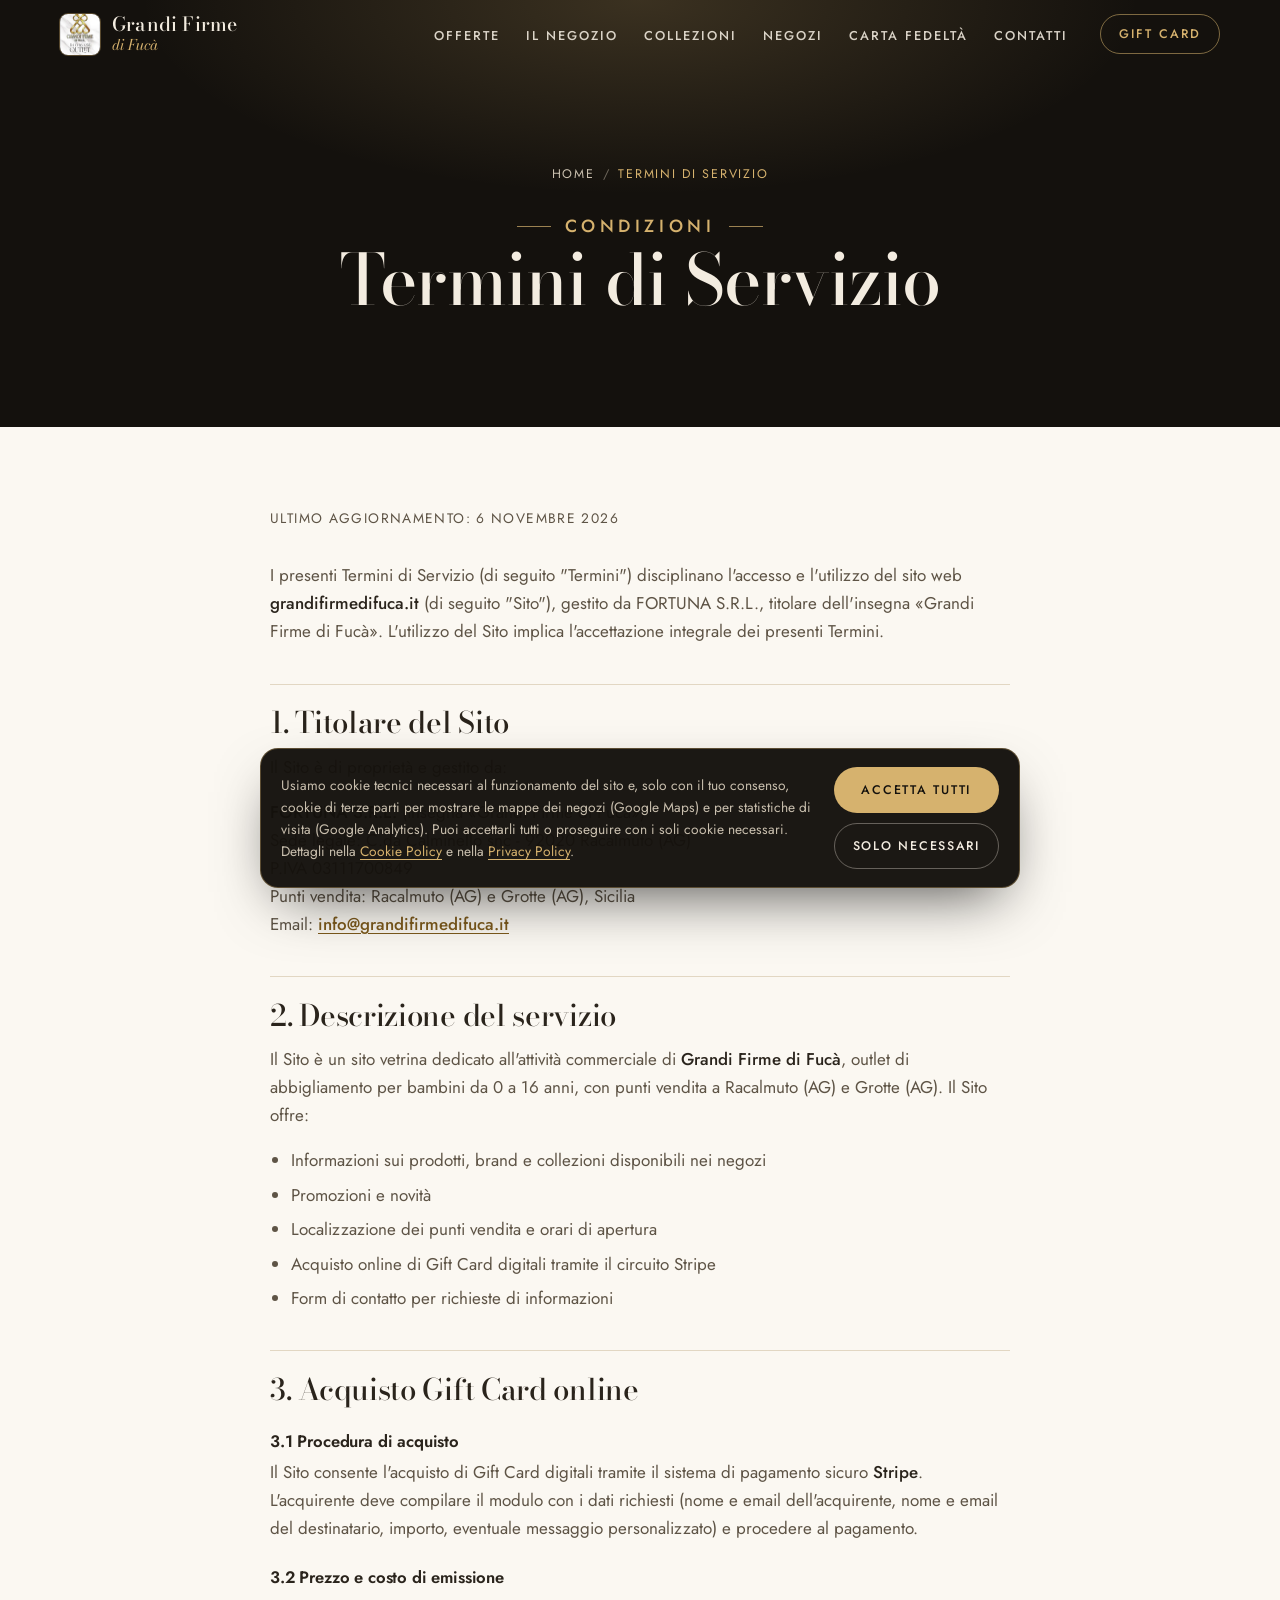
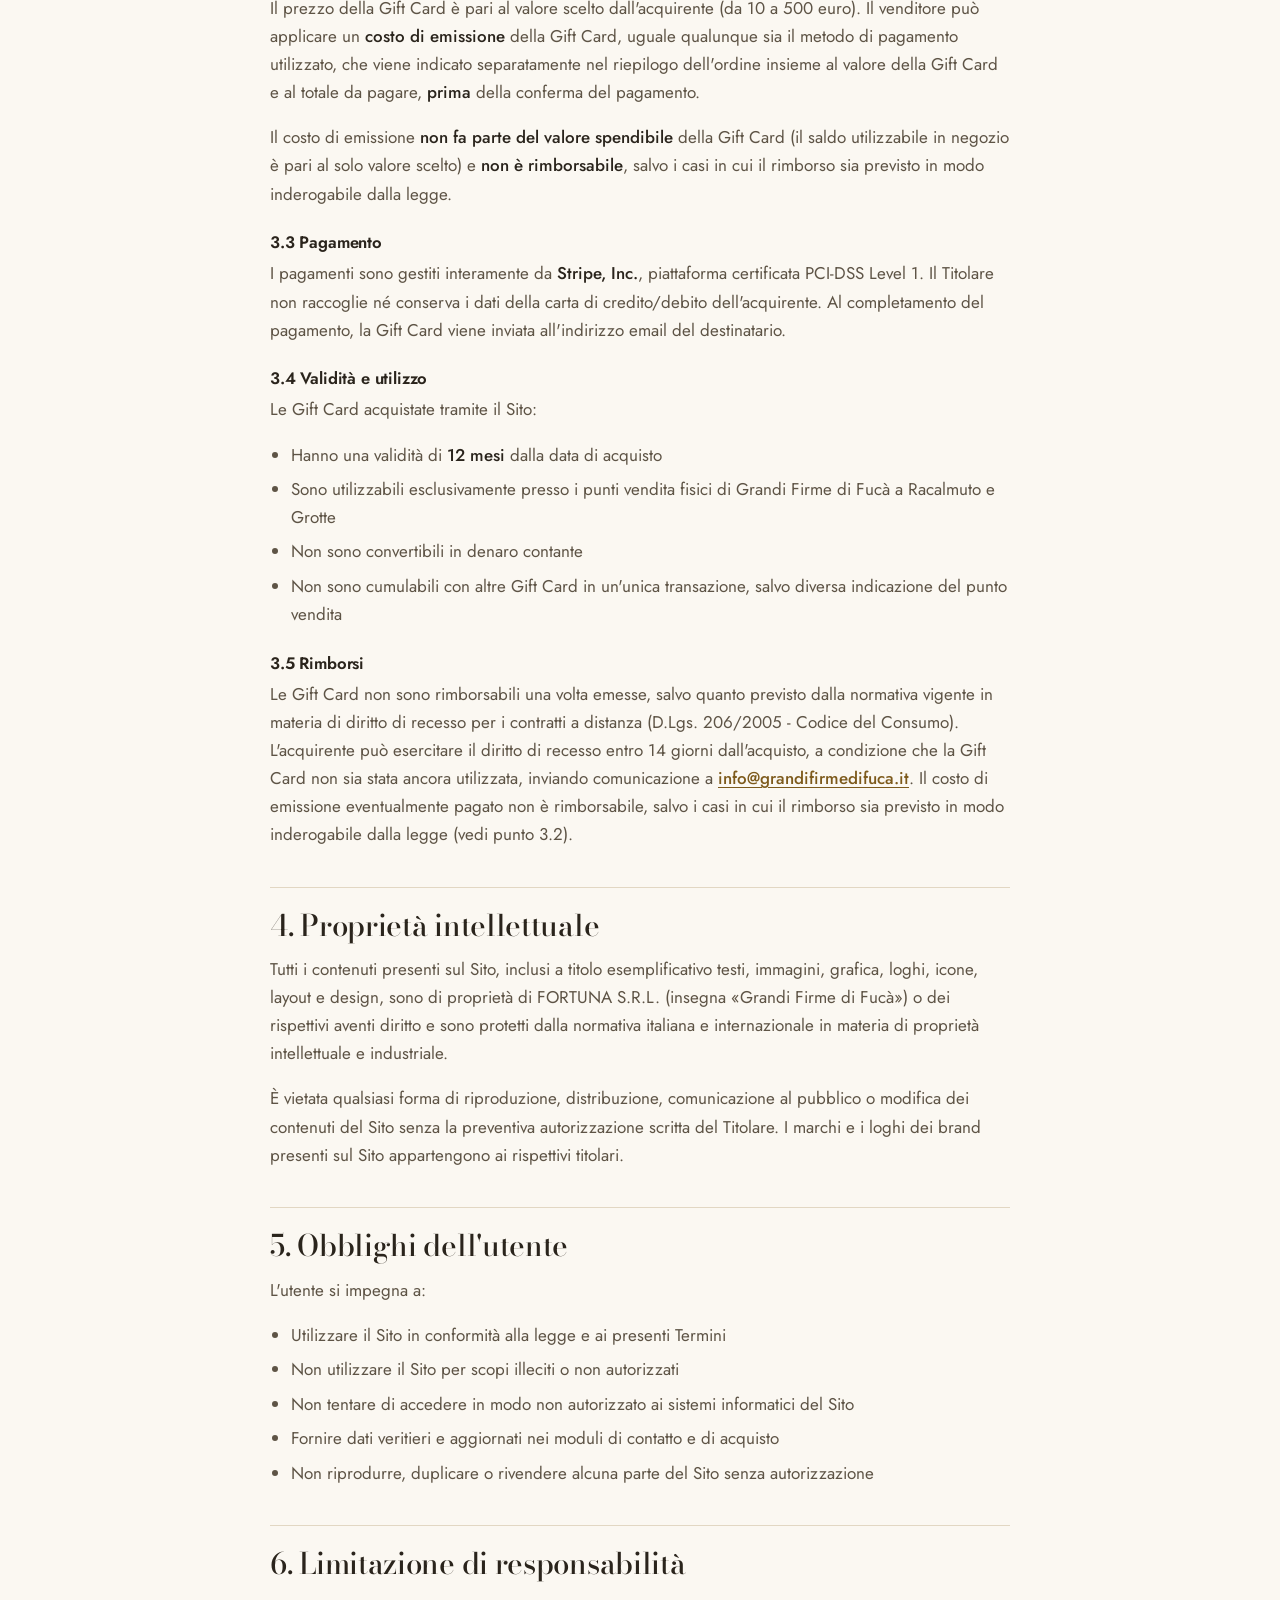
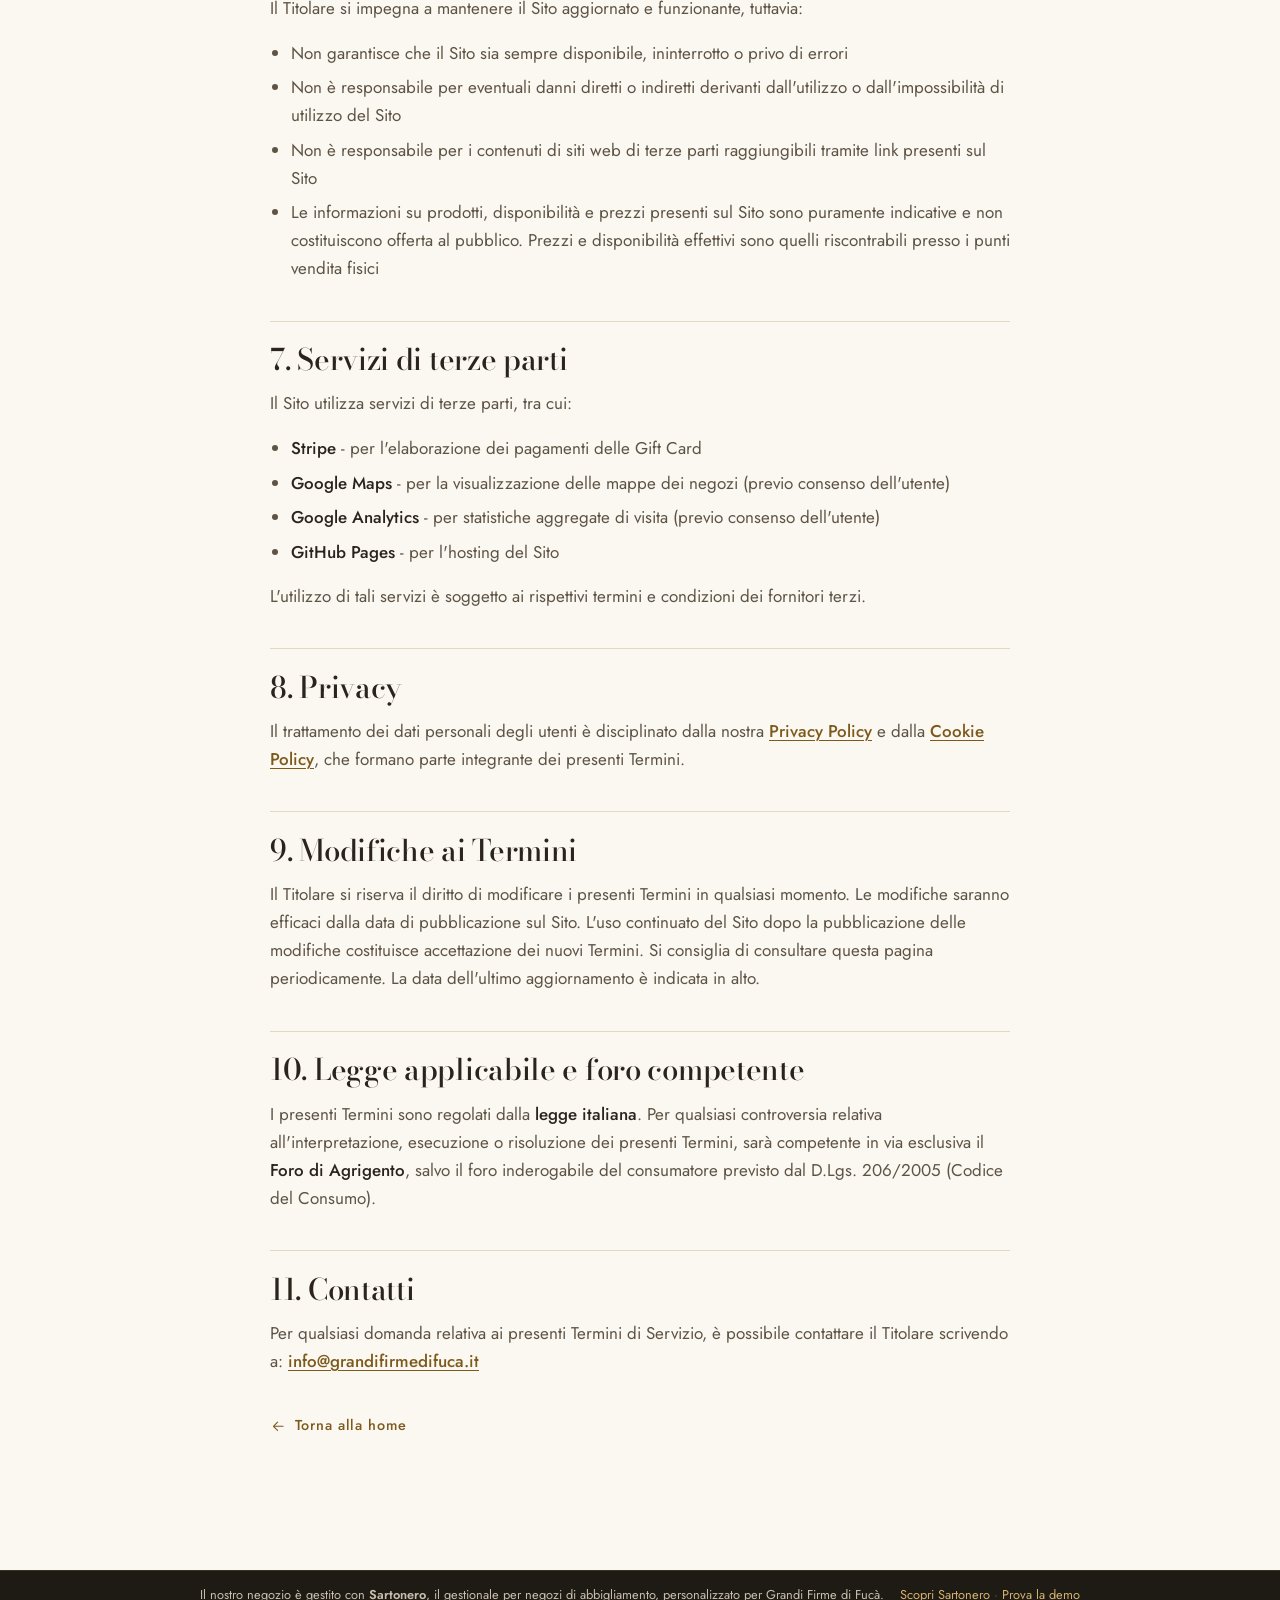
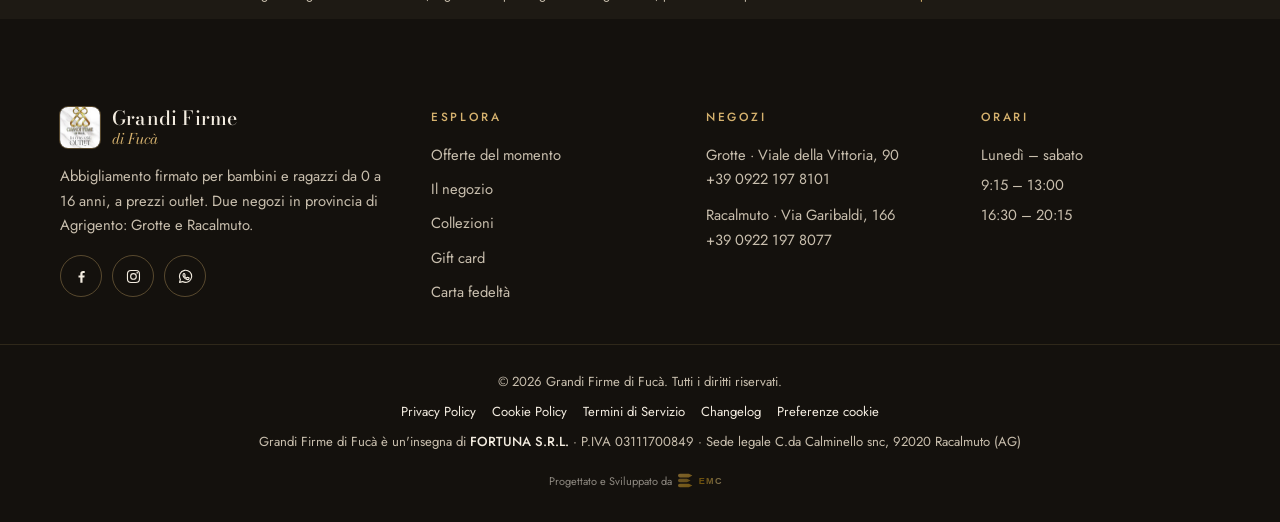
<file: terms-of-service.html>
<!DOCTYPE html>
<html lang="it">
<head>
    <meta charset="UTF-8">
    <meta name="viewport" content="width=device-width, initial-scale=1, viewport-fit=cover">
    <title>Termini di Servizio · Grandi Firme di Fucà</title>
    <meta name="description" content="Termini e condizioni d’uso del sito grandifirmedifuca.it e condizioni di acquisto delle gift card Grandi Firme di Fucà (FORTUNA S.R.L.).">
    <meta name="robots" content="index, follow">
    <meta name="author" content="Grandi Firme di Fucà">
    <link rel="canonical" href="https://www.grandifirmedifuca.it/terms-of-service.html">
    <meta name="theme-color" content="#14110d">
    <meta property="og:type" content="website">
    <meta property="og:locale" content="it_IT">
    <meta property="og:site_name" content="Grandi Firme di Fucà">
    <meta property="og:title" content="Termini di Servizio · Grandi Firme di Fucà">
    <meta property="og:description" content="Termini e condizioni d’uso del sito grandifirmedifuca.it e condizioni di acquisto delle gift card Grandi Firme di Fucà (FORTUNA S.R.L.).">
    <meta property="og:url" content="https://www.grandifirmedifuca.it/terms-of-service.html">
    <meta property="og:image" content="https://www.grandifirmedifuca.it/images/og-grandi-firme-di-fuca.jpg">
    <meta property="og:image:width" content="1200">
    <meta property="og:image:height" content="630">
    <meta property="og:image:alt" content="Grandi Firme di Fucà">
    <meta name="twitter:card" content="summary_large_image">
    <meta name="twitter:title" content="Termini di Servizio · Grandi Firme di Fucà">
    <meta name="twitter:description" content="Termini e condizioni d’uso del sito grandifirmedifuca.it e condizioni di acquisto delle gift card Grandi Firme di Fucà (FORTUNA S.R.L.).">
    <meta name="twitter:image" content="https://www.grandifirmedifuca.it/images/og-grandi-firme-di-fuca.jpg">
    <meta name="twitter:image:alt" content="Grandi Firme di Fucà">
    <link rel="icon" href="/favicon.ico" sizes="any">
    <link rel="icon" href="/favicon.svg" type="image/svg+xml">
    <link rel="apple-touch-icon" href="/apple-touch-icon.png">
    <link rel="manifest" href="/site.webmanifest">
    <link rel="preload" href="fonts/bodoni-moda-latin.woff2" as="font" type="font/woff2" crossorigin>
    <link rel="preload" href="fonts/jost-latin.woff2" as="font" type="font/woff2" crossorigin>
    <link rel="stylesheet" href="css/style.css?v=3.0.1">
    <script>document.documentElement.className += ' js';</script>
    <script type="application/ld+json">
{
 "@context": "https://schema.org",
 "@type": "BreadcrumbList",
 "itemListElement": [
  {
   "@type": "ListItem",
   "position": 1,
   "name": "Home",
   "item": "https://www.grandifirmedifuca.it/"
  },
  {
   "@type": "ListItem",
   "position": 2,
   "name": "Termini di Servizio",
   "item": "https://www.grandifirmedifuca.it/terms-of-service.html"
  }
 ]
}
    </script>
</head>
<body>
<svg width="0" height="0" style="position:absolute" aria-hidden="true" focusable="false">
<symbol id="i-arrow-right" viewBox="0 0 24 24"><path d="M5 12h14M13 6l6 6-6 6"/></symbol>
<symbol id="i-arrow-left" viewBox="0 0 24 24"><path d="M19 12H5M11 6l-6 6 6 6"/></symbol>
<symbol id="i-chev-left" viewBox="0 0 24 24"><path d="M15 5l-7 7 7 7"/></symbol>
<symbol id="i-chev-right" viewBox="0 0 24 24"><path d="M9 5l7 7-7 7"/></symbol>
<symbol id="i-close" viewBox="0 0 24 24"><path d="M6 6l12 12M18 6L6 18"/></symbol>
<symbol id="i-pin" viewBox="0 0 24 24"><path d="M12 21s-7-6.1-7-11.5a7 7 0 0 1 14 0C19 14.9 12 21 12 21z"/><circle cx="12" cy="9.5" r="2.5"/></symbol>
<symbol id="i-phone" viewBox="0 0 24 24"><path d="M5 4h3.5l2 5-2.4 1.5a11 11 0 0 0 5.4 5.4L15 13.5l5 2V19a2 2 0 0 1-2 2A16 16 0 0 1 3 6a2 2 0 0 1 2-2z"/></symbol>
<symbol id="i-clock" viewBox="0 0 24 24"><circle cx="12" cy="12" r="9"/><path d="M12 7v5l3.2 2"/></symbol>
<symbol id="i-mail" viewBox="0 0 24 24"><rect x="3" y="5" width="18" height="14" rx="2"/><path d="M3.5 7l8.5 6 8.5-6"/></symbol>
<symbol id="i-gift" viewBox="0 0 24 24"><rect x="3" y="8" width="18" height="4" rx="1"/><path d="M5 12v8h14v-8M12 8v12M12 8H8.5a2 2 0 1 1 0-4C11 4 12 8 12 8zm0 0h3.5a2 2 0 1 0 0-4C13 4 12 8 12 8z"/></symbol>
<symbol id="i-card" viewBox="0 0 24 24"><rect x="2.5" y="5" width="19" height="14" rx="2"/><path d="M2.5 10h19M6 15h4"/></symbol>
<symbol id="i-star" viewBox="0 0 24 24"><path d="M12 3.5l2.6 5.3 5.9.9-4.3 4.1 1 5.8L12 16.9l-5.2 2.7 1-5.8-4.3-4.1 5.9-.9z"/></symbol>
<symbol id="i-check" viewBox="0 0 24 24"><path d="M5 12.5l4.5 4.5L19 7.5"/></symbol>
<symbol id="i-check-circle" viewBox="0 0 24 24"><circle cx="12" cy="12" r="9"/><path d="M8 12.3l2.8 2.8L16.2 9.6"/></symbol>
<symbol id="i-x-circle" viewBox="0 0 24 24"><circle cx="12" cy="12" r="9"/><path d="M9 9l6 6M15 9l-6 6"/></symbol>
<symbol id="i-alert" viewBox="0 0 24 24"><circle cx="12" cy="12" r="9"/><path d="M12 7.5v5.5M12 16.4v.1"/></symbol>
<symbol id="i-shield" viewBox="0 0 24 24"><path d="M12 3l8 3v6c0 5-3.5 8-8 9-4.5-1-8-4-8-9V6z"/><path d="M9 12l2 2 4-4"/></symbol>
<symbol id="i-expand" viewBox="0 0 24 24"><path d="M14 4h6v6M10 20H4v-6M20 4l-6.5 6.5M4 20l6.5-6.5"/></symbol>
<symbol id="i-cookie" viewBox="0 0 24 24"><path d="M20.8 12.6A9 9 0 1 1 11.4 3.2a3 3 0 0 0 3.8 3.7 3 3 0 0 0 3.6 3.6 3 3 0 0 0 2 2.1z"/><path d="M8.5 9.5v.01M9 15v.01M14 14.5v.01M12 11.5v.01"/></symbol>
<symbol id="i-route" viewBox="0 0 24 24"><path d="M12 2.8l9.2 9.2-9.2 9.2L2.8 12z"/><path d="M9.5 14v-2.5h5M12.5 9.5l2 2-2 2"/></symbol>
<symbol id="i-euro" viewBox="0 0 24 24"><path d="M17.5 6.6a6.5 6.5 0 1 0 0 10.8M4 10h9.5M4 14h9.5"/></symbol>
<symbol id="i-mobile" viewBox="0 0 24 24"><rect x="7" y="2.5" width="10" height="19" rx="2"/><path d="M11 18h2"/></symbol>
<symbol id="i-whatsapp" viewBox="0 0 24 24"><path d="M3.6 20.4l1.2-4.2A8.6 8.6 0 1 1 8 19.3z"/><path d="M9 8.3c.2-.5.5-.5.8-.5h.5c.2 0 .4.1.5.4l.7 1.7c.1.2 0 .5-.1.7l-.5.6c-.1.2-.1.4 0 .6.6 1 1.4 1.8 2.4 2.3.2.1.4.1.6-.1l.6-.7c.2-.2.4-.2.6-.1l1.7.8c.2.1.3.3.3.5v.4c0 .7-.6 1.5-1.6 1.6-.9.1-2.5-.3-4.3-1.8-1.6-1.4-2.4-2.9-2.6-3.9-.2-1 .2-2 .4-2.5z"/></symbol>
<symbol id="i-facebook" viewBox="0 0 24 24"><path class="ic-fill" d="M13.5 21v-7.5h2.6l.4-3h-3V8.6c0-.9.3-1.5 1.5-1.5h1.6V4.4c-.3 0-1.2-.1-2.3-.1-2.3 0-3.9 1.4-3.9 4v2.2H7.8v3h2.6V21z"/></symbol>
<symbol id="i-instagram" viewBox="0 0 24 24"><rect x="3.5" y="3.5" width="17" height="17" rx="5"/><circle cx="12" cy="12" r="4"/><circle class="ic-fill" cx="17.3" cy="6.7" r="1.2"/></symbol>
<symbol id="i-diamond" viewBox="0 0 12 12"><path class="ic-fill" d="M6 0l3 6-3 6-3-6z"/></symbol>
</svg>
<a class="skip-link" href="#main">Vai al contenuto</a>
<header>
<nav id="navbar" aria-label="Navigazione principale">
    <div class="nav-container">
        <a href="./" class="nav-logo" aria-label="Grandi Firme di Fucà, pagina iniziale">
            <img src="images/logo-grandi-firme-di-fuca-160.webp" width="40" height="41" alt="">
            <span class="wm"><b>Grandi Firme</b><i>di Fucà</i></span>
        </a>
        <button class="nav-toggle" id="navToggle" type="button" aria-label="Apri menu" aria-expanded="false" aria-controls="navMenu">
            <span></span><span></span><span></span>
        </button>
        <ul class="nav-menu" id="navMenu">
            <li><a href="./#offerte" class="nav-link">Offerte</a></li>
            <li><a href="./#negozio" class="nav-link">Il negozio</a></li>
            <li><a href="./#collezioni" class="nav-link">Collezioni</a></li>
            <li><a href="./#negozi" class="nav-link">Negozi</a></li>
            <li><a href="fidelity.html" class="nav-link">Carta fedeltà</a></li>
            <li><a href="./#contatti" class="nav-link">Contatti</a></li>
            <li class="nav-cta"><a href="gift-card.html"> Gift card</a></li>
        </ul>
    </div>
</nav>
</header>

<main id="main">
    <section class="page-hero">
        <div class="container">
            <nav aria-label="Percorso"><ol class="breadcrumb"><li><a href="./">Home</a></li><li><span aria-current="page">Termini di Servizio</span></li></ol></nav>
            <p class="eyebrow light">Condizioni</p>
            <h1>Termini di Servizio</h1>
        </div>
    </section>
    <div class="policy-page">
        <div class="policy-content">
            <p class="policy-updated">Ultimo aggiornamento: 6 novembre 2026</p>

            <p>I presenti Termini di Servizio (di seguito "Termini") disciplinano l'accesso e l'utilizzo del sito web <strong>grandifirmedifuca.it</strong> (di seguito "Sito"), gestito da FORTUNA S.R.L., titolare dell'insegna «Grandi Firme di Fucà». L'utilizzo del Sito implica l'accettazione integrale dei presenti Termini.</p>

            <h2>1. Titolare del Sito</h2>
            <p>Il Sito è di proprietà e gestito da:</p>
            <p><strong>FORTUNA S.R.L.</strong> (insegna «Grandi Firme di Fucà»)<br>
            Sede legale: C.da Calminello snc - 92020 Racalmuto (AG)<br>
            P.IVA 03111700849<br>
            Punti vendita: Racalmuto (AG) e Grotte (AG), Sicilia<br>
            Email: <a href="mailto:info@grandifirmedifuca.it">info@grandifirmedifuca.it</a></p>

            <h2>2. Descrizione del servizio</h2>
            <p>Il Sito è un sito vetrina dedicato all'attività commerciale di <strong>Grandi Firme di Fucà</strong>, outlet di abbigliamento per bambini da 0 a 16 anni, con punti vendita a Racalmuto (AG) e Grotte (AG). Il Sito offre:</p>
            <ul>
                <li>Informazioni sui prodotti, brand e collezioni disponibili nei negozi</li>
                <li>Promozioni e novità</li>
                <li>Localizzazione dei punti vendita e orari di apertura</li>
                <li>Acquisto online di Gift Card digitali tramite il circuito Stripe</li>
                <li>Form di contatto per richieste di informazioni</li>
            </ul>

            <h2>3. Acquisto Gift Card online</h2>
            <h3>3.1 Procedura di acquisto</h3>
            <p>Il Sito consente l'acquisto di Gift Card digitali tramite il sistema di pagamento sicuro <strong>Stripe</strong>. L'acquirente deve compilare il modulo con i dati richiesti (nome e email dell'acquirente, nome e email del destinatario, importo, eventuale messaggio personalizzato) e procedere al pagamento.</p>

            <h3 id="gift-card-costo-emissione">3.2 Prezzo e costo di emissione</h3>
            <p>Il prezzo della Gift Card è pari al valore scelto dall'acquirente (da 10 a 500 euro). Il venditore può applicare un <strong>costo di emissione</strong> della Gift Card, uguale qualunque sia il metodo di pagamento utilizzato, che viene indicato separatamente nel riepilogo dell'ordine insieme al valore della Gift Card e al totale da pagare, <strong>prima</strong> della conferma del pagamento.</p>
            <p>Il costo di emissione <strong>non fa parte del valore spendibile</strong> della Gift Card (il saldo utilizzabile in negozio è pari al solo valore scelto) e <strong>non è rimborsabile</strong>, salvo i casi in cui il rimborso sia previsto in modo inderogabile dalla legge.</p>

            <h3>3.3 Pagamento</h3>
            <p>I pagamenti sono gestiti interamente da <strong>Stripe, Inc.</strong>, piattaforma certificata PCI-DSS Level 1. Il Titolare non raccoglie né conserva i dati della carta di credito/debito dell'acquirente. Al completamento del pagamento, la Gift Card viene inviata all'indirizzo email del destinatario.</p>

            <h3>3.4 Validità e utilizzo</h3>
            <p>Le Gift Card acquistate tramite il Sito:</p>
            <ul>
                <li>Hanno una validità di <strong>12 mesi</strong> dalla data di acquisto</li>
                <li>Sono utilizzabili esclusivamente presso i punti vendita fisici di Grandi Firme di Fucà a Racalmuto e Grotte</li>
                <li>Non sono convertibili in denaro contante</li>
                <li>Non sono cumulabili con altre Gift Card in un'unica transazione, salvo diversa indicazione del punto vendita</li>
            </ul>

            <h3>3.5 Rimborsi</h3>
            <p>Le Gift Card non sono rimborsabili una volta emesse, salvo quanto previsto dalla normativa vigente in materia di diritto di recesso per i contratti a distanza (D.Lgs. 206/2005 - Codice del Consumo). L'acquirente può esercitare il diritto di recesso entro 14 giorni dall'acquisto, a condizione che la Gift Card non sia stata ancora utilizzata, inviando comunicazione a <a href="mailto:info@grandifirmedifuca.it">info@grandifirmedifuca.it</a>. Il costo di emissione eventualmente pagato non è rimborsabile, salvo i casi in cui il rimborso sia previsto in modo inderogabile dalla legge (vedi punto 3.2).</p>

            <h2>4. Proprietà intellettuale</h2>
            <p>Tutti i contenuti presenti sul Sito, inclusi a titolo esemplificativo testi, immagini, grafica, loghi, icone, layout e design, sono di proprietà di FORTUNA S.R.L. (insegna «Grandi Firme di Fucà») o dei rispettivi aventi diritto e sono protetti dalla normativa italiana e internazionale in materia di proprietà intellettuale e industriale.</p>
            <p>È vietata qualsiasi forma di riproduzione, distribuzione, comunicazione al pubblico o modifica dei contenuti del Sito senza la preventiva autorizzazione scritta del Titolare. I marchi e i loghi dei brand presenti sul Sito appartengono ai rispettivi titolari.</p>

            <h2>5. Obblighi dell'utente</h2>
            <p>L'utente si impegna a:</p>
            <ul>
                <li>Utilizzare il Sito in conformità alla legge e ai presenti Termini</li>
                <li>Non utilizzare il Sito per scopi illeciti o non autorizzati</li>
                <li>Non tentare di accedere in modo non autorizzato ai sistemi informatici del Sito</li>
                <li>Fornire dati veritieri e aggiornati nei moduli di contatto e di acquisto</li>
                <li>Non riprodurre, duplicare o rivendere alcuna parte del Sito senza autorizzazione</li>
            </ul>

            <h2>6. Limitazione di responsabilità</h2>
            <p>Il Titolare si impegna a mantenere il Sito aggiornato e funzionante, tuttavia:</p>
            <ul>
                <li>Non garantisce che il Sito sia sempre disponibile, ininterrotto o privo di errori</li>
                <li>Non è responsabile per eventuali danni diretti o indiretti derivanti dall'utilizzo o dall'impossibilità di utilizzo del Sito</li>
                <li>Non è responsabile per i contenuti di siti web di terze parti raggiungibili tramite link presenti sul Sito</li>
                <li>Le informazioni su prodotti, disponibilità e prezzi presenti sul Sito sono puramente indicative e non costituiscono offerta al pubblico. Prezzi e disponibilità effettivi sono quelli riscontrabili presso i punti vendita fisici</li>
            </ul>

            <h2>7. Servizi di terze parti</h2>
            <p>Il Sito utilizza servizi di terze parti, tra cui:</p>
            <ul>
                <li><strong>Stripe</strong> - per l'elaborazione dei pagamenti delle Gift Card</li>
                <li><strong>Google Maps</strong> - per la visualizzazione delle mappe dei negozi (previo consenso dell'utente)</li>
                <li><strong>Google Analytics</strong> - per statistiche aggregate di visita (previo consenso dell'utente)</li>
                <li><strong>GitHub Pages</strong> - per l'hosting del Sito</li>
            </ul>
            <p>L'utilizzo di tali servizi è soggetto ai rispettivi termini e condizioni dei fornitori terzi.</p>

            <h2>8. Privacy</h2>
            <p>Il trattamento dei dati personali degli utenti è disciplinato dalla nostra <a href="privacy-policy.html">Privacy Policy</a> e dalla <a href="cookie-policy.html">Cookie Policy</a>, che formano parte integrante dei presenti Termini.</p>

            <h2>9. Modifiche ai Termini</h2>
            <p>Il Titolare si riserva il diritto di modificare i presenti Termini in qualsiasi momento. Le modifiche saranno efficaci dalla data di pubblicazione sul Sito. L'uso continuato del Sito dopo la pubblicazione delle modifiche costituisce accettazione dei nuovi Termini. Si consiglia di consultare questa pagina periodicamente. La data dell'ultimo aggiornamento è indicata in alto.</p>

            <h2>10. Legge applicabile e foro competente</h2>
            <p>I presenti Termini sono regolati dalla <strong>legge italiana</strong>. Per qualsiasi controversia relativa all'interpretazione, esecuzione o risoluzione dei presenti Termini, sarà competente in via esclusiva il <strong>Foro di Agrigento</strong>, salvo il foro inderogabile del consumatore previsto dal D.Lgs. 206/2005 (Codice del Consumo).</p>

            <h2>11. Contatti</h2>
            <p>Per qualsiasi domanda relativa ai presenti Termini di Servizio, è possibile contattare il Titolare scrivendo a: <a href="mailto:info@grandifirmedifuca.it">info@grandifirmedifuca.it</a></p>
            <a href="./" class="policy-back"><svg class="ic" aria-hidden="true"><use href="#i-arrow-left"/></svg> Torna alla home</a>
        </div>
    </div>
</main>

<aside class="sartonero" aria-label="Gestionale del negozio">
    <div class="container">
        <span>Il nostro negozio è gestito con <strong>Sartonero</strong>, il gestionale per negozi di abbigliamento, personalizzato per Grandi Firme di Fucà.</span>
        <span><a href="https://sartonero.it/" target="_blank" rel="noopener">Scopri Sartonero</a> <span class="sep" aria-hidden="true">·</span> <a href="https://demo.sartonero.it/login" target="_blank" rel="noopener">Prova la demo</a></span>
    </div>
</aside>
<footer id="footer">
    <div class="footer-top">
        <div class="container">
            <div class="footer-grid">
                <div class="footer-col footer-brand">
                    <a href="./" class="nav-logo">
                        <img src="images/logo-grandi-firme-di-fuca-160.webp" width="40" height="41" alt="" loading="lazy">
                        <span class="wm"><b>Grandi Firme</b><i>di Fucà</i></span>
                    </a>
                    <p>Abbigliamento firmato per bambini e ragazzi da 0 a 16 anni, a prezzi outlet. Due negozi in provincia di Agrigento: Grotte e Racalmuto.</p>
                    <div class="footer-social">
                        <a href="https://www.facebook.com/grandi.firme.di.fuca.0.16/" target="_blank" rel="noopener" aria-label="Facebook di Grandi Firme di Fucà"><svg class="ic" aria-hidden="true"><use href="#i-facebook"/></svg></a>
                        <a href="https://www.instagram.com/grandifirmedifuca/" target="_blank" rel="noopener" aria-label="Instagram di Grandi Firme di Fucà"><svg class="ic" aria-hidden="true"><use href="#i-instagram"/></svg></a>
                        <a href="https://wa.me/393331441730" target="_blank" rel="noopener" aria-label="Scrivici su WhatsApp"><svg class="ic" aria-hidden="true"><use href="#i-whatsapp"/></svg></a>
                    </div>
                </div>
                <div class="footer-col">
                    <p class="footer-h">Esplora</p>
                    <ul>
                        <li><a href="./#offerte">Offerte del momento</a></li>
                        <li><a href="./#negozio">Il negozio</a></li>
                        <li><a href="./#collezioni">Collezioni</a></li>
                        <li><a href="gift-card.html">Gift card</a></li>
                        <li><a href="fidelity.html">Carta fedeltà</a></li>
                    </ul>
                </div>
                <div class="footer-col">
                    <p class="footer-h">Negozi</p>
                    <p><a href="./#negozi">Grotte</a> · Viale della Vittoria, 90<br><a href="tel:+3909221978101">+39 0922 197 8101</a></p>
                    <p style="margin-top:12px"><a href="./#negozi">Racalmuto</a> · Via Garibaldi, 166<br><a href="tel:+3909221978077">+39 0922 197 8077</a></p>
                </div>
                <div class="footer-col">
                    <p class="footer-h">Orari</p>
                    <p>Lunedì – sabato</p>
                    <p>9:15 – 13:00</p>
                    <p>16:30 – 20:15</p>
                </div>
            </div>
        </div>
    </div>
    <div class="footer-bottom">
        <div class="container">
            <p>&copy; <span class="js-year">2026</span> Grandi Firme di Fucà. Tutti i diritti riservati.</p>
            <p class="footer-links"><a href="privacy-policy.html">Privacy Policy</a><a href="cookie-policy.html">Cookie Policy</a><a href="terms-of-service.html">Termini di Servizio</a><a href="changelog.html">Changelog</a><button type="button" id="cookieGear" class="cookie-gear">Preferenze cookie</button></p>
            <p class="footer-legal">Grandi Firme di Fucà è un'insegna di <strong>FORTUNA S.R.L.</strong> · P.IVA 03111700849 · Sede legale C.da Calminello snc, 92020 Racalmuto (AG)</p>
            <a href="https://www.emcdigitalsolutions.it" target="_blank" rel="noopener" title="Progettato e Sviluppato da EMC Digital Solutions" class="emc-credit"><span>Progettato e Sviluppato da</span> <svg xmlns="http://www.w3.org/2000/svg" viewBox="0 0 120 40" height="18"><defs><linearGradient id="emcG" x1="0" y1="0" x2="120" y2="40" gradientUnits="userSpaceOnUse"><stop offset="0%" stop-color="#D4A84B"/><stop offset="45%" stop-color="#B8860B"/><stop offset="100%" stop-color="#f0ece2"/></linearGradient><linearGradient id="emcIG" x1="0" y1="0" x2="40" y2="40" gradientUnits="userSpaceOnUse"><stop offset="0%" stop-color="#D4A84B"/><stop offset="100%" stop-color="#B8860B"/></linearGradient></defs><path d="M4,4 H24 L32,8 L24,12 H4 A4,4 0 0,1 4,4Z" fill="url(#emcIG)"/><path d="M4,15 H20 L28,19 L20,23 H4 A4,4 0 0,1 4,15Z" fill="url(#emcIG)" opacity="0.85"/><path d="M4,26 H24 L32,30 L24,34 H4 A4,4 0 0,1 4,26Z" fill="url(#emcIG)"/><text x="46" y="27" font-family="'Space Grotesk','Segoe UI','Helvetica Neue',Arial,sans-serif" font-size="20" font-weight="700" fill="url(#emcG)" letter-spacing="3">EMC</text></svg></a>
        </div>
    </div>
</footer>

<div id="cookieBanner" class="cookie-banner" role="dialog" aria-label="Consenso cookie">
    <div class="cookie-banner-inner">
        <div class="cookie-banner-text">
            Usiamo cookie tecnici necessari al funzionamento del sito e, solo con il tuo consenso, cookie di terze parti per mostrare le mappe dei negozi (Google Maps) e per statistiche di visita (Google Analytics). Puoi accettarli tutti o proseguire con i soli cookie necessari. Dettagli nella <a href="cookie-policy.html">Cookie Policy</a> e nella <a href="privacy-policy.html">Privacy Policy</a>.
        </div>
        <div class="cookie-banner-actions">
            <button type="button" class="cookie-btn cookie-btn-accept" id="cookieAcceptAll">Accetta tutti</button>
            <button type="button" class="cookie-btn cookie-btn-reject" id="cookieRejectAll">Solo necessari</button>
        </div>
    </div>
</div>

<script src="js/main.js" defer></script>
<script src="js/cookie-consent.js" defer></script>
</body>
</html>
</file>
<file: css/style.css>
/* ==========================================================================
   Grandi Firme di Fucà — foglio di stile unico (restyling novembre 2026)
   Direzione: «maison editoriale» — nero caldo, oro, marmo avorio, archi.
   ========================================================================== */

@font-face {
    font-family: 'Bodoni Moda';
    font-style: normal;
    font-weight: 400 700;
    font-display: swap;
    src: url('../fonts/bodoni-moda-latin.woff2') format('woff2');
}
@font-face {
    font-family: 'Bodoni Moda';
    font-style: italic;
    font-weight: 400 600;
    font-display: swap;
    src: url('../fonts/bodoni-moda-italic-latin.woff2') format('woff2');
}
@font-face {
    font-family: 'Jost';
    font-style: normal;
    font-weight: 300 600;
    font-display: swap;
    src: url('../fonts/jost-latin.woff2') format('woff2');
}

:root {
    --ink: #14110d;
    --ink-2: #1e1a14;
    --ink-3: #2a241b;
    --paper: #fbf8f2;
    --ivory: #f5efe4;
    --ivory-2: #ece3d2;
    --line: #e2d7c3;
    --text: #2a241c;
    --muted: #5e5446;
    --on-dark: #f3ece0;
    --on-dark-muted: #c9bfae;
    --gold: #d6b26e;          /* oro su fondo scuro */
    --gold-2: #b98a3e;        /* oro decorativo */
    --gold-deep: #7d5a1c;     /* oro per testo su avorio (AA) */
    --sale: #9e2a22;
    --wa: #157a40;
    --radius: 18px;
    --radius-sm: 10px;
    --arch: 999px 999px 18px 18px;
    --shadow: 0 24px 60px -28px rgba(20, 17, 13, .45);
    --shadow-soft: 0 12px 34px -18px rgba(20, 17, 13, .35);
    --ease: cubic-bezier(.22, .8, .24, 1);
    --font-display: 'Bodoni Moda', 'Didot', 'Bodoni 72', Georgia, serif;
    --font-body: 'Jost', 'Futura', 'Century Gothic', 'Segoe UI', sans-serif;
    --nav-h: 68px;
    --gutter: clamp(16px, 5vw, 40px);
    --maxw: 1240px;
    --marble: url("../images/marmo-avorio.webp");
}

/* ---------- Base ---------- */
*, *::before, *::after { box-sizing: border-box; }
html {
    -webkit-text-size-adjust: 100%;
    scroll-padding-top: calc(var(--nav-h) + 12px);
}
@media (prefers-reduced-motion: no-preference) {
    html { scroll-behavior: smooth; }
}
body {
    margin: 0;
    font-family: var(--font-body);
    font-size: 1.0625rem;
    line-height: 1.65;
    font-weight: 400;
    color: var(--text);
    background: var(--paper);
    overflow-x: hidden;
    -webkit-font-smoothing: antialiased;
    text-rendering: optimizeLegibility;
}
body.no-scroll { overflow: hidden; }
img, picture, svg, video, canvas { display: block; max-width: 100%; }
img { height: auto; }
img[data-src] { color: transparent; }
a { color: inherit; text-decoration-thickness: 1px; text-underline-offset: 3px; }
button, input, select, textarea { font: inherit; color: inherit; }
h1, h2, h3, h4 { font-family: var(--font-display); font-weight: 500; line-height: 1.1; margin: 0 0 .5em; letter-spacing: -.01em; }
p { margin: 0 0 1em; }
ul { margin: 0; padding: 0; }
:focus-visible { outline: 2px solid var(--gold-2); outline-offset: 3px; border-radius: 4px; }
.skip-link {
    position: absolute; left: 12px; top: -60px; z-index: 2000;
    background: var(--ink); color: var(--on-dark); padding: 10px 16px; border-radius: 8px;
    text-decoration: none; transition: top .2s;
}
.skip-link:focus { top: 12px; }
.sr-only { position: absolute !important; width: 1px; height: 1px; padding: 0; margin: -1px; overflow: hidden; clip: rect(0 0 0 0); white-space: nowrap; border: 0; }
.container { width: 100%; max-width: var(--maxw); margin: 0 auto; padding: 0 var(--gutter); }
.ic { width: 1.15em; height: 1.15em; flex-shrink: 0; fill: none; stroke: currentColor; stroke-width: 1.6; stroke-linecap: round; stroke-linejoin: round; }
.ic-fill { fill: currentColor; stroke: none; }

/* Shim icone usate dagli script esistenti (gift card, carta fedeltà) */
.fas { display: inline-block; width: 1em; height: 1em; vertical-align: -.14em; background: currentColor; -webkit-mask: var(--fa) center / contain no-repeat; mask: var(--fa) center / contain no-repeat; }
.fa-lock { --fa: url("data:image/svg+xml,%3Csvg xmlns='http://www.w3.org/2000/svg' viewBox='0 0 24 24'%3E%3Cpath d='M7 10V7a5 5 0 0 1 10 0v3h1a2 2 0 0 1 2 2v8a2 2 0 0 1-2 2H6a2 2 0 0 1-2-2v-8a2 2 0 0 1 2-2h1zm2 0h6V7a3 3 0 0 0-6 0v3z'/%3E%3C/svg%3E"); }
.fa-spinner { --fa: url("data:image/svg+xml,%3Csvg xmlns='http://www.w3.org/2000/svg' viewBox='0 0 24 24'%3E%3Cpath d='M12 2a10 10 0 1 0 10 10h-2.5A7.5 7.5 0 1 1 12 4.5V2z'/%3E%3C/svg%3E"); }
.fa-id-card { --fa: url("data:image/svg+xml,%3Csvg xmlns='http://www.w3.org/2000/svg' viewBox='0 0 24 24'%3E%3Cpath d='M3 5h18a1 1 0 0 1 1 1v12a1 1 0 0 1-1 1H3a1 1 0 0 1-1-1V6a1 1 0 0 1 1-1zm5 3.5a2.2 2.2 0 1 0 0 4.4 2.2 2.2 0 0 0 0-4.4zM4.6 16h6.8c-.3-1.6-1.7-2.6-3.4-2.6s-3.1 1-3.4 2.6zM13 9v1.6h6V9h-6zm0 3.4V14h4.5v-1.6H13z'/%3E%3C/svg%3E"); }
.fa-spin { animation: spin .9s linear infinite; }
@keyframes spin { to { transform: rotate(360deg); } }

/* ---------- Tipografia di sezione ---------- */
.eyebrow {
    display: inline-flex; align-items: center; gap: .75em;
    font-family: var(--font-body); font-size: .78rem; font-weight: 500;
    letter-spacing: .26em; text-transform: uppercase; color: var(--gold-deep);
    margin: 0 0 1.1rem;
}
.eyebrow::before { content: ''; width: 34px; height: 1px; background: currentColor; opacity: .7; }
.on-dark .eyebrow, .eyebrow.light { color: var(--gold); }
.display {
    font-family: var(--font-display); font-weight: 500;
    font-size: clamp(2.3rem, 7.2vw, 4.4rem); line-height: 1.02; letter-spacing: -.02em;
    margin: 0 0 1.25rem;
}
.display em, .h-accent { font-style: italic; font-weight: 400; color: var(--gold-deep); }
.on-dark .display em, .on-dark .h-accent { color: var(--gold); }
.lead { font-size: clamp(1.06rem, 2.4vw, 1.22rem); color: var(--muted); max-width: 60ch; font-weight: 400; }
.on-dark .lead { color: var(--on-dark-muted); }
.section { position: relative; padding: clamp(72px, 11vw, 140px) 0; }
.section-head { max-width: 760px; margin-bottom: clamp(36px, 6vw, 64px); }
.section-head.center { margin-left: auto; margin-right: auto; text-align: center; }
.section-head.center .eyebrow { justify-content: center; }
.section-head.center .eyebrow::after { content: ''; width: 34px; height: 1px; background: currentColor; opacity: .7; }
.on-dark { background: var(--ink); color: var(--on-dark); }
.marble { background-color: var(--ivory); background-image: var(--marble); background-size: 768px 768px; }
.ornament { display: flex; align-items: center; justify-content: center; gap: 14px; color: var(--gold-2); margin: 0 auto; }
.ornament::before, .ornament::after { content: ''; height: 1px; width: 60px; background: linear-gradient(90deg, transparent, currentColor); }
.ornament::after { transform: scaleX(-1); }
.ornament svg { width: 12px; height: 12px; }

/* ---------- Pulsanti ---------- */
.btn {
    --bg: var(--ink); --fg: var(--on-dark);
    position: relative; display: inline-flex; align-items: center; justify-content: center; gap: .6em;
    min-height: 52px; padding: .85em 1.7em; border-radius: 999px; border: 1px solid transparent;
    background: var(--bg); color: var(--fg); text-decoration: none; cursor: pointer;
    font-family: var(--font-body); font-size: .86rem; font-weight: 500; letter-spacing: .14em; text-transform: uppercase;
    transition: transform .35s var(--ease), box-shadow .35s var(--ease), background-color .3s, color .3s, border-color .3s;
    overflow: hidden; isolation: isolate; white-space: nowrap;
}
.btn .ic { width: 1.2em; height: 1.2em; }
.btn:hover { transform: translateY(-2px); box-shadow: var(--shadow-soft); }
.btn:active { transform: translateY(0); }
.btn[disabled] { opacity: .6; cursor: not-allowed; transform: none; }
.btn-gold { --bg: linear-gradient(120deg, #e3c27f, #c99a4b 55%, #e8cf98); --fg: #1a140c; background: var(--bg); }
.btn-gold::after {
    content: ''; position: absolute; inset: 0; z-index: -1;
    background: linear-gradient(110deg, transparent 30%, rgba(255,255,255,.55) 50%, transparent 70%);
    transform: translateX(-120%); transition: transform .9s var(--ease);
}
.btn-gold:hover::after { transform: translateX(120%); }
.btn-ghost { --bg: transparent; --fg: var(--text); border-color: rgba(42, 36, 28, .35); }
.btn-ghost:hover { border-color: var(--text); }
.on-dark .btn-ghost, .btn-ghost.light { --fg: var(--on-dark); border-color: rgba(243, 236, 224, .4); }
.on-dark .btn-ghost:hover, .btn-ghost.light:hover { border-color: var(--gold); color: var(--gold); }
.btn-wa { --bg: var(--wa); --fg: #fff; }
.btn-block { width: 100%; }
.btn-lg { min-height: 58px; padding: 1em 2em; }
.link-arrow { display: inline-flex; align-items: center; gap: .5em; color: var(--gold-deep); font-weight: 500; text-decoration: none; letter-spacing: .04em; }
.link-arrow .ic { transition: transform .3s var(--ease); }
.link-arrow:hover .ic { transform: translateX(4px); }
.on-dark .link-arrow { color: var(--gold); }

/* ---------- Navigazione ---------- */
#navbar {
    position: fixed; inset: 0 0 auto 0; z-index: 900; height: var(--nav-h);
    transition: background-color .4s, box-shadow .4s, backdrop-filter .4s, color .4s;
    color: var(--on-dark);
}
/* Fondo sfocato su un livello a parte: un backdrop-filter sul #navbar diventerebbe il riferimento
   del menu a tutto schermo (position: fixed) e lo schiaccerebbe nell'altezza della barra. */
#navbar::before {
    content: ''; position: absolute; inset: 0; z-index: -1; pointer-events: none;
    background: rgba(20, 17, 13, .9);
    -webkit-backdrop-filter: saturate(140%) blur(12px); backdrop-filter: saturate(140%) blur(12px);
    box-shadow: 0 1px 0 rgba(214, 178, 110, .18);
    opacity: 0; transition: opacity .4s;
}
#navbar.scrolled::before, #navbar.solid::before { opacity: 1; }
.nav-container { height: 100%; max-width: var(--maxw); margin: 0 auto; padding: 0 var(--gutter); display: flex; align-items: center; justify-content: space-between; gap: 20px; }
.nav-logo { display: flex; align-items: center; gap: 12px; text-decoration: none; color: inherit; position: relative; z-index: 2; }
.nav-logo img { width: 40px; height: 41px; border-radius: 8px; box-shadow: 0 0 0 1px rgba(214,178,110,.35); }
.nav-logo .wm { display: flex; flex-direction: column; line-height: 1; }
.nav-logo .wm b { font-family: var(--font-display); font-weight: 500; font-size: 1.22rem; letter-spacing: .01em; }
.nav-logo .wm i { font-family: var(--font-display); font-style: italic; font-size: .92rem; color: var(--gold); margin-top: 3px; }
.nav-menu { list-style: none; display: flex; align-items: center; gap: clamp(14px, 2vw, 30px); }
.nav-link {
    position: relative; text-decoration: none; font-size: .8rem; font-weight: 500; letter-spacing: .16em; text-transform: uppercase;
    color: inherit; opacity: .88; padding: 6px 0; transition: opacity .3s, color .3s;
}
.nav-link::after { content: ''; position: absolute; left: 0; right: 0; bottom: 0; height: 1px; background: var(--gold); transform: scaleX(0); transform-origin: right; transition: transform .4s var(--ease); }
.nav-link:hover, .nav-link.active { opacity: 1; color: var(--gold); }
.nav-link:hover::after, .nav-link.active::after { transform: scaleX(1); transform-origin: left; }
.nav-menu .nav-cta { margin-left: 6px; }
.nav-menu .nav-cta a { display: inline-flex; align-items: center; min-height: 40px; padding: 0 18px; border: 1px solid rgba(214,178,110,.55); border-radius: 999px; color: var(--gold); text-decoration: none; font-size: .78rem; font-weight: 500; letter-spacing: .16em; text-transform: uppercase; transition: background-color .3s, color .3s; }
.nav-menu .nav-cta a:hover { background: var(--gold); color: var(--ink); }
.nav-toggle { display: none; position: relative; z-index: 2; width: 46px; height: 46px; border: 0; background: transparent; cursor: pointer; border-radius: 50%; }
.nav-toggle span { position: absolute; left: 12px; right: 12px; height: 1.5px; background: currentColor; transition: transform .45s var(--ease), opacity .3s, top .45s var(--ease); }
.nav-toggle span:nth-child(1) { top: 17px; }
.nav-toggle span:nth-child(2) { top: 23px; right: 18px; }
.nav-toggle span:nth-child(3) { top: 29px; }
.nav-toggle.active span:nth-child(1) { top: 23px; transform: rotate(45deg); }
.nav-toggle.active span:nth-child(2) { opacity: 0; }
.nav-toggle.active span:nth-child(3) { top: 23px; transform: rotate(-45deg); }

@media (max-width: 1023px) {
    .nav-toggle { display: block; }
    .nav-menu {
        position: fixed; inset: 0; z-index: 1; flex-direction: column; justify-content: center; align-items: flex-start; gap: 4px;
        padding: calc(var(--nav-h) + 20px) var(--gutter) 40px;
        background: var(--ink); background-image: radial-gradient(120% 70% at 100% 0%, rgba(214,178,110,.16), transparent 60%);
        opacity: 0; visibility: hidden; transition: opacity .45s var(--ease), visibility 0s linear .45s;
        overflow-y: auto;
    }
    .nav-menu.active { opacity: 1; visibility: visible; transition: opacity .45s var(--ease), visibility 0s; }
    .nav-menu li { width: 100%; opacity: 0; transform: translateY(14px); transition: opacity .5s var(--ease), transform .5s var(--ease); }
    .nav-menu.active li { opacity: 1; transform: none; }
    .nav-menu.active li:nth-child(2) { transition-delay: .04s; } .nav-menu.active li:nth-child(3) { transition-delay: .08s; }
    .nav-menu.active li:nth-child(4) { transition-delay: .12s; } .nav-menu.active li:nth-child(5) { transition-delay: .16s; }
    .nav-menu.active li:nth-child(6) { transition-delay: .2s; } .nav-menu.active li:nth-child(7) { transition-delay: .24s; }
    .nav-menu.active li:nth-child(8) { transition-delay: .28s; } .nav-menu.active li:nth-child(9) { transition-delay: .32s; }
    .nav-link { display: block; font-family: var(--font-display); font-size: clamp(1.7rem, 7vw, 2.4rem); letter-spacing: 0; text-transform: none; font-weight: 400; padding: 8px 0; border-bottom: 1px solid rgba(214,178,110,.14); opacity: 1; }
    .nav-link::after { display: none; }
    .nav-menu .nav-cta { margin: 22px 0 0; }
    .nav-menu .nav-cta a { min-height: 50px; padding: 0 24px; font-size: .82rem; }
}

/* ---------- Hero ---------- */
.hero {
    position: relative; overflow: hidden; color: var(--on-dark);
    background: var(--ink);
    padding: calc(var(--nav-h) + clamp(20px, 5vw, 56px)) 0 clamp(56px, 8vw, 96px);
}
.hero::before {
    content: ''; position: absolute; inset: 0; pointer-events: none;
    background:
        radial-gradient(70% 60% at 85% 30%, rgba(214,178,110,.20), transparent 62%),
        radial-gradient(60% 50% at 0% 100%, rgba(185,138,62,.14), transparent 60%);
}
.hero-grid { position: relative; z-index: 1; display: grid; gap: clamp(36px, 6vw, 72px); align-items: center; }
.hero-copy { max-width: 620px; }
.hero h1 { font-size: clamp(2.9rem, 12vw, 6.2rem); line-height: .95; font-weight: 500; letter-spacing: -.025em; margin: 0 0 1.4rem; }
.hero h1 .l1 { display: block; }
.hero h1 .l2 { display: block; font-style: italic; font-weight: 400; color: var(--gold); padding-left: .6em; }
.hero .lead { margin-bottom: 2rem; color: var(--on-dark-muted); }
.hero-ctas { display: flex; flex-wrap: wrap; gap: 12px; }
@media (max-width: 599px) { .hero-ctas .btn { flex: 1 1 100%; } }
.hero-meta { display: flex; flex-wrap: wrap; gap: 10px 26px; margin: 2.2rem 0 0; padding: 1.4rem 0 0; border-top: 1px solid rgba(214,178,110,.2); list-style: none; font-size: .88rem; color: var(--on-dark-muted); }
.hero-meta li { display: flex; align-items: center; gap: .55em; }
.hero-meta .ic { color: var(--gold); }
.hero-meta a { text-decoration: none; }
.hero-meta a:hover { color: var(--gold); }

.hero-visual { position: relative; justify-self: center; width: min(100%, 520px); }
.arch {
    position: relative; border-radius: var(--arch); overflow: hidden; background: var(--ink-3);
    box-shadow: 0 40px 80px -40px rgba(0,0,0,.8);
}
.arch img { width: 100%; height: 100%; object-fit: cover; }
.arch-frame { position: relative; }
.arch-frame::before {
    content: ''; position: absolute; inset: -14px; border: 1px solid rgba(214,178,110,.45); border-radius: 999px 999px 26px 26px; pointer-events: none;
}
.hero-visual .arch { aspect-ratio: 1220 / 1450; }
.hero-caption {
    position: absolute; left: 50%; bottom: 18px; transform: translateX(-50%);
    display: inline-flex; align-items: center; gap: 8px; white-space: nowrap;
    padding: 9px 16px; border-radius: 999px; font-size: .74rem; letter-spacing: .18em; text-transform: uppercase;
    background: rgba(20,17,13,.72); color: var(--on-dark); border: 1px solid rgba(214,178,110,.4);
    -webkit-backdrop-filter: blur(6px); backdrop-filter: blur(6px);
}
.hero-caption::before { content: ''; width: 6px; height: 6px; border-radius: 50%; background: var(--gold); box-shadow: 0 0 0 4px rgba(214,178,110,.25); }
.seal {
    position: absolute; z-index: 2; width: clamp(96px, 26vw, 138px); aspect-ratio: 1; right: -8px; top: -14px;
    border-radius: 50%; background: var(--ink); color: var(--gold); box-shadow: 0 0 0 1px rgba(214,178,110,.45), 0 18px 40px -16px rgba(0,0,0,.9);
    display: grid; place-items: center;
}
.seal svg.ring { position: absolute; inset: 6px; width: calc(100% - 12px); height: calc(100% - 12px); }
.seal svg.ring text { font-family: var(--font-body); font-size: 8.6px; letter-spacing: 2.6px; text-transform: uppercase; fill: currentColor; }
.seal .seal-c { font-family: var(--font-display); text-align: center; line-height: 1; }
.seal .seal-c b { display: block; font-size: clamp(1.3rem, 4vw, 1.7rem); font-weight: 500; color: var(--on-dark); }
.seal .seal-c span { font-style: italic; font-size: .8rem; }
@media (prefers-reduced-motion: no-preference) {
    .seal svg.ring { animation: spin 38s linear infinite; }
}
@media (min-width: 900px) {
    .hero { min-height: min(100svh, 900px); display: flex; align-items: center; }
    .hero-grid { grid-template-columns: 1.08fr .92fr; width: 100%; }
    .hero-visual { justify-self: end; width: min(100%, 470px); }
    .seal { right: auto; left: -56px; top: 16%; }
}
/* Ingresso orchestrato */
@media (prefers-reduced-motion: no-preference) {
    .hero .rise { opacity: 0; transform: translateY(22px); animation: rise 1s var(--ease) forwards; }
    .hero h1.rise, .hero .hero-visual.rise { opacity: 1; animation-name: rise-soft; }
    .hero .rise.d1 { animation-delay: .08s; } .hero .rise.d2 { animation-delay: .18s; }
    .hero .rise.d3 { animation-delay: .3s; } .hero .rise.d4 { animation-delay: .42s; } .hero .rise.d5 { animation-delay: .54s; }
    .hero-visual .arch img { animation: settle 1.8s var(--ease) both; }
}
@keyframes rise { to { opacity: 1; transform: none; } }
@keyframes rise-soft { to { transform: none; } }
@keyframes settle { from { transform: scale(1.08); } to { transform: scale(1); } }

/* ---------- Fascia marchi ---------- */
.brands-band { position: relative; background: var(--ink-2); color: var(--on-dark); padding: clamp(28px, 5vw, 46px) 0; border-top: 1px solid rgba(214,178,110,.16); border-bottom: 1px solid rgba(214,178,110,.16); overflow: hidden; }
.brands-band h2 { text-align: center; font-family: var(--font-body); font-size: .76rem; font-weight: 500; letter-spacing: .3em; text-transform: uppercase; color: var(--gold); margin: 0 0 18px; }
.marquee { display: flex; overflow: hidden; -webkit-mask: linear-gradient(90deg, transparent, #000 8%, #000 92%, transparent); mask: linear-gradient(90deg, transparent, #000 8%, #000 92%, transparent); }
.marquee + .marquee { margin-top: 8px; }
.marquee ul { display: flex; flex-shrink: 0; align-items: center; list-style: none; gap: 0; padding: 0; }
.marquee li { font-family: var(--font-display); font-size: clamp(1.3rem, 3.6vw, 2rem); white-space: nowrap; padding: 0 .9em; display: flex; align-items: center; gap: 1.8em; color: var(--on-dark); }
.marquee li::after { content: ''; width: 5px; height: 5px; transform: rotate(45deg); background: var(--gold-2); margin-left: 0; position: relative; left: .9em; }
.marquee.alt li { font-style: italic; color: var(--on-dark-muted); }
@media (prefers-reduced-motion: no-preference) {
    .marquee ul { animation: marquee 48s linear infinite; }
    .marquee.alt ul { animation-direction: reverse; animation-duration: 56s; }
    .marquee:hover ul { animation-play-state: paused; }
}
@media (prefers-reduced-motion: reduce) {
    .marquee { -webkit-mask: none; mask: none; flex-wrap: wrap; justify-content: center; }
    .marquee ul { flex-wrap: wrap; justify-content: center; }
    .marquee ul[aria-hidden] { display: none; }
}
@keyframes marquee { to { transform: translateX(-100%); } }

/* ---------- Offerte ---------- */
.offers-top { display: flex; flex-wrap: wrap; align-items: flex-end; justify-content: space-between; gap: 22px; margin-bottom: clamp(28px, 4vw, 44px); }
.offers-top .section-head { margin-bottom: 0; }
.car-controls { display: flex; align-items: center; gap: 10px; }
.car-btn {
    width: 52px; height: 52px; border-radius: 50%; border: 1px solid rgba(42,36,28,.28); background: transparent; color: var(--text);
    display: grid; place-items: center; cursor: pointer; transition: background-color .3s, color .3s, border-color .3s, opacity .3s;
}
.car-btn:hover:not([disabled]) { background: var(--ink); color: var(--on-dark); border-color: var(--ink); }
.car-btn[disabled] { opacity: .35; cursor: default; }
.car-count { min-width: 64px; text-align: center; font-family: var(--font-display); font-size: 1.05rem; color: var(--muted); font-variant-numeric: tabular-nums; }
.carousel { position: relative; }
.car-track {
    display: flex; gap: clamp(14px, 2.4vw, 26px); overflow-x: auto; overscroll-behavior-x: contain; scroll-snap-type: x mandatory;
    padding: 6px var(--gutter) 26px; margin: 0 calc(var(--gutter) * -1); scrollbar-width: none; -webkit-overflow-scrolling: touch;
    scroll-padding: 0 var(--gutter);
}
.car-track::-webkit-scrollbar { display: none; }
.car-track:focus-visible { outline-offset: -2px; }
.offer {
    flex: 0 0 auto; scroll-snap-align: start; display: flex; flex-direction: column;
    width: min(78vw, 330px);
    background: #fff; border-radius: var(--radius); overflow: hidden; box-shadow: var(--shadow-soft);
    border: 1px solid var(--line);
    transition: transform .5s var(--ease), box-shadow .5s var(--ease);
}
.offer.wide { width: min(88vw, 520px); }
.offer:hover { transform: translateY(-6px); box-shadow: var(--shadow); }
.offer-media { position: relative; display: block; width: 100%; padding: 0; border: 0; background: var(--ivory-2); cursor: zoom-in; aspect-ratio: 3 / 4; overflow: hidden; }
.offer.wide .offer-media { aspect-ratio: 3 / 2; }
.offer-media img { width: 100%; height: 100%; object-fit: cover; transition: transform 1.2s var(--ease); }
.offer:hover .offer-media img { transform: scale(1.035); }
.offer-zoom { position: absolute; left: 12px; top: 12px; width: 40px; height: 40px; border-radius: 50%; display: grid; place-items: center; background: rgba(20,17,13,.7); color: #fff; opacity: .9; transition: transform .3s var(--ease); }
.offer-media:hover .offer-zoom, .offer-media:focus-visible .offer-zoom { transform: scale(1.08); }
.offer-body { padding: 18px 20px 20px; display: flex; flex-direction: column; gap: 4px; flex: 1; }
.offer-brand { font-size: .74rem; letter-spacing: .24em; text-transform: uppercase; color: var(--gold-deep); font-weight: 500; }
.offer-name { font-family: var(--font-display); font-size: 1.24rem; line-height: 1.2; margin: 0 0 6px; font-weight: 500; color: var(--text); }
.offer-prices { margin-top: auto; display: flex; flex-wrap: wrap; align-items: baseline; gap: 4px 12px; }
.offer-price { font-family: var(--font-display); font-size: 1.7rem; font-weight: 600; color: var(--text); line-height: 1; }
.offer-ref { font-size: .86rem; color: var(--muted); }
.offer-ref s { text-decoration-thickness: 1px; }
.offer-multi { display: grid; gap: 8px; margin-top: auto; }
.offer-multi .row { display: flex; justify-content: space-between; gap: 12px; align-items: baseline; padding-top: 8px; border-top: 1px dashed var(--line); font-size: .92rem; }
.offer-multi .row b { font-family: var(--font-display); font-size: 1.3rem; font-weight: 600; white-space: nowrap; }
.offer-multi .row small { display: block; color: var(--muted); font-size: .8rem; }
.car-progress { height: 2px; background: var(--line); border-radius: 2px; overflow: hidden; max-width: 320px; margin: 4px auto 0; }
.car-progress span { display: block; height: 100%; width: 10%; background: var(--gold-2); transition: width .3s var(--ease); }
.offers-note { max-width: 760px; margin: 30px auto 0; text-align: center; font-size: .92rem; color: var(--muted); }
.offers-cta { display: flex; flex-wrap: wrap; justify-content: center; gap: 12px; margin-top: 26px; }

/* ---------- Natale in vetrina (stagionale) ---------- */
.xmas-grid { display: grid; gap: clamp(36px, 6vw, 80px); align-items: center; }
.xmas-visual { margin: 0; width: min(100%, 460px); justify-self: center; }
.xmas-visual a { display: block; border-radius: 18px; overflow: hidden; border: 1px solid rgba(214,178,110,.45); box-shadow: 0 24px 60px rgba(0,0,0,.45); transition: transform .4s var(--ease); }
.xmas-visual a:hover { transform: translateY(-4px); }
.xmas-visual img { display: block; width: 100%; height: auto; aspect-ratio: 1207 / 1600; object-fit: cover; }
.xmas-copy p { color: var(--on-dark-muted); }
.xmas-copy p strong { color: var(--on-dark); font-weight: 500; }
.xmas-ctas { display: flex; flex-wrap: wrap; gap: 12px; margin-top: 1.8rem; }
@media (max-width: 599px) { .xmas-ctas .btn { flex: 1 1 100%; } }
@media (min-width: 900px) { .xmas-grid { grid-template-columns: .9fr 1.1fr; } }

/* ---------- Black Friday (stagionale: togliere a fine promozione) ---------- */
.bf {
    position: relative; overflow: hidden;
    padding: calc(var(--nav-h) + clamp(18px, 3.5vw, 40px)) 0 clamp(48px, 7vw, 84px);
    background: var(--ink);
    background-image: radial-gradient(80% 60% at 50% 0%, rgba(214,178,110,.16), transparent 65%);
    border-bottom: 1px solid rgba(214,178,110,.22);
}
.bf-grid { display: grid; gap: clamp(26px, 4vw, 44px); align-items: center; }
.bf-visual { width: min(100%, 540px); justify-self: center; }
.bf-media { position: relative; display: block; width: 100%; padding: 0; border: 1px solid rgba(214,178,110,.45); border-radius: 16px; overflow: hidden; background: var(--ink-2); cursor: zoom-in; box-shadow: 0 28px 70px -24px rgba(0,0,0,.85); transition: transform .4s var(--ease), box-shadow .4s var(--ease); }
.bf-media:hover { transform: translateY(-3px); box-shadow: 0 34px 80px -24px rgba(0,0,0,.9), 0 0 0 1px rgba(214,178,110,.6); }
.bf-media img { display: block; width: 100%; height: auto; aspect-ratio: 1; }
.bf-copy { max-width: 560px; }
.bf-copy .display { margin-bottom: .9rem; }
.bf-copy .lead strong { color: var(--gold); font-weight: 600; }
.bf-ctas { display: flex; flex-wrap: wrap; gap: 12px; margin-top: 1.6rem; }
.bf-note { margin: 1.2rem 0 0; font-size: .8rem; line-height: 1.55; color: var(--on-dark-muted); opacity: .85; }
@media (max-width: 599px) { .bf-ctas .btn { flex: 1 1 100%; } }
@media (min-width: 900px) { .bf-grid { grid-template-columns: minmax(0, 540px) 1fr; } }
/* La sezione Black Friday sta sopra la vetrina: la vetrina non deve più lasciare spazio alla barra */
.bf + .hero { padding-top: clamp(56px, 8vw, 96px); }
@media (min-width: 900px) { .bf + .hero { min-height: 0; } }

/* ---------- Il negozio / Chi siamo ---------- */
.about-grid { display: grid; gap: clamp(48px, 7vw, 96px); align-items: center; }
.about-visual { position: relative; width: min(100%, 520px); justify-self: center; }
.about-visual .arch { aspect-ratio: 1500 / 1270; border-radius: 50% 50% 18px 18px / 42% 42% 18px 18px; }
.about-visual .arch-frame::before { border-radius: 50% 50% 26px 26px / 42% 42% 26px 26px; }
.about-visual .tag {
    position: absolute; right: -6px; bottom: 34px; max-width: 220px; padding: 16px 18px; border-radius: 14px;
    background: var(--ink); color: var(--on-dark); box-shadow: var(--shadow); font-size: .9rem; line-height: 1.45;
}
.about-visual .tag b { display: block; font-family: var(--font-display); font-weight: 500; font-size: 1.15rem; color: var(--gold); margin-bottom: 2px; }
.about-copy h3 { font-family: var(--font-display); font-style: italic; font-weight: 400; font-size: 1.5rem; color: var(--gold-deep); margin-bottom: .8rem; }
.about-copy p { color: var(--muted); }
.about-copy p strong { color: var(--text); font-weight: 500; }
.stats { display: grid; grid-template-columns: repeat(3, 1fr); gap: 10px; margin: 2rem 0 0; padding: 1.6rem 0 0; border-top: 1px solid var(--line); list-style: none; }
.stats li { text-align: left; }
.stats b { display: block; font-family: var(--font-display); font-size: clamp(2rem, 6vw, 2.8rem); font-weight: 500; line-height: 1; color: var(--text); }
.stats span { display: block; margin-top: 6px; font-size: .78rem; letter-spacing: .14em; text-transform: uppercase; color: var(--muted); }
@media (max-width: 899px) {
    .about-visual .tag { position: relative; right: auto; bottom: auto; margin: -34px 12px 0 auto; max-width: 270px; }
}
@media (min-width: 900px) {
    .about-grid { grid-template-columns: .95fr 1.05fr; }
    .about-visual { justify-self: start; }
}

/* ---------- Per ogni età ---------- */
.ages { display: grid; grid-template-columns: repeat(2, 1fr); gap: clamp(12px, 2vw, 22px); }
.age {
    position: relative; overflow: hidden; border-radius: var(--radius); aspect-ratio: 3 / 4; background: var(--ink-3); color: #fff; text-decoration: none; isolation: isolate;
}
.age:nth-child(odd) { border-radius: 999px 999px var(--radius) var(--radius); }
.age img { position: absolute; inset: 0; width: 100%; height: 100%; object-fit: cover; transition: transform 1.4s var(--ease); z-index: -2; }
.age::after { content: ''; position: absolute; inset: 0; z-index: -1; background: linear-gradient(180deg, transparent 30%, rgba(10,8,6,.55) 58%, rgba(10,8,6,.9)); }
.age:hover img { transform: scale(1.04); }
.age-c { position: absolute; left: 16px; right: 16px; bottom: 16px; margin: 0; }
.age-c small { display: block; font-size: .7rem; letter-spacing: .22em; text-transform: uppercase; color: #ecd39c; margin-bottom: 4px; }
.age-c b { display: block; font-family: var(--font-display); font-weight: 500; font-size: clamp(1.2rem, 3.6vw, 1.7rem); line-height: 1.1; }
.age-c span { display: block; font-size: .84rem; color: rgba(255,255,255,.85); margin-top: 4px; }
@media (min-width: 900px) { .ages { grid-template-columns: repeat(4, 1fr); } .age:nth-child(even) { margin-top: 48px; } }


/* ---------- Gift card & fedeltà (home) ---------- */
.perks { display: grid; gap: clamp(20px, 3vw, 32px); }
.perk { position: relative; border-radius: 24px; padding: clamp(26px, 4vw, 44px); background: var(--ink-2); border: 1px solid rgba(214,178,110,.2); overflow: hidden; display: grid; gap: 26px; }
.perk::before { content: ''; position: absolute; inset: 0; background: radial-gradient(80% 60% at 100% 0%, rgba(214,178,110,.14), transparent 60%); pointer-events: none; }
.perk > * { position: relative; }
.perk h3 { font-size: clamp(1.7rem, 4vw, 2.3rem); margin-bottom: .4em; }
.perk h3 em { color: var(--gold); font-weight: 400; }
.perk p { color: var(--on-dark-muted); }
.ticks { list-style: none; display: grid; gap: 10px; margin: 0 0 1.6rem; }
.ticks li { display: flex; gap: 10px; align-items: flex-start; color: var(--on-dark); font-size: .98rem; }
.ticks .ic { color: var(--gold); margin-top: .2em; }
.lux-card {
    position: relative; width: 100%; max-width: 380px; aspect-ratio: 1.586; border-radius: 18px; padding: 22px 24px; color: #2b210f; overflow: hidden;
    background: linear-gradient(125deg, #f1dfb2 0%, #d2a95c 38%, #f6e7c0 52%, #c4964a 72%, #e9d29f 100%);
    box-shadow: 0 30px 60px -28px rgba(0,0,0,.9), inset 0 1px 0 rgba(255,255,255,.6);
    display: flex; flex-direction: column; justify-content: space-between; transform: rotate(-3deg);
    transition: transform .8s var(--ease);
}
.lux-card::after { content: ''; position: absolute; inset: 0; background: var(--marble); background-size: 480px; mix-blend-mode: multiply; opacity: .7; }
.lux-card > * { position: relative; z-index: 1; }
.lux-card.dark { background: linear-gradient(140deg, #1d1912, #2e271c 60%, #17130e); color: var(--on-dark); transform: rotate(2.5deg); border: 1px solid rgba(214,178,110,.45); }
.lux-card.dark::after { mix-blend-mode: soft-light; opacity: .18; }
.perk:hover .lux-card { transform: rotate(0) translateY(-4px); }
.lux-card .lc-top { display: flex; justify-content: space-between; align-items: flex-start; }
.lux-card .lc-brand { font-family: var(--font-display); font-size: 1.15rem; line-height: 1; letter-spacing: .06em; text-transform: uppercase; }
.lux-card .lc-brand i { display: block; font-size: .85rem; text-transform: none; letter-spacing: 0; margin-top: 3px; }
.lux-card .lc-label { font-size: .64rem; letter-spacing: .26em; text-transform: uppercase; opacity: .8; }
.lux-card .lc-amount { font-family: var(--font-display); font-size: clamp(2rem, 7vw, 2.6rem); font-weight: 600; line-height: 1; }
.lux-card .lc-bottom { display: flex; justify-content: space-between; align-items: flex-end; font-size: .68rem; letter-spacing: .16em; text-transform: uppercase; }
.lux-card.dark .lc-amount { color: var(--gold); }
@media (min-width: 900px) {
    .perks { grid-template-columns: 1fr 1fr; }
}

/* ---------- Negozi ---------- */
.stores { display: grid; gap: clamp(20px, 3vw, 30px); }
.store { background: #fff; border: 1px solid var(--line); border-radius: 24px; overflow: hidden; display: flex; flex-direction: column; box-shadow: var(--shadow-soft); }
.store-head { padding: clamp(24px, 4vw, 36px) clamp(22px, 4vw, 36px) 0; }
.store-head small { display: block; font-size: .74rem; letter-spacing: .24em; text-transform: uppercase; color: var(--gold-deep); margin-bottom: 8px; }
.store-head h3 { font-size: clamp(1.8rem, 5vw, 2.4rem); margin: 0 0 1rem; }
.store-list { list-style: none; display: grid; gap: 12px; padding: 0 clamp(22px, 4vw, 36px); margin: 0 0 22px; }
.store-list li { display: flex; gap: 12px; align-items: flex-start; color: var(--muted); }
.store-list .ic { color: var(--gold-deep); margin-top: .25em; }
.store-list a { color: var(--text); font-weight: 500; text-decoration: none; }
.store-list a:hover { color: var(--gold-deep); text-decoration: underline; }
.store-actions { display: flex; flex-wrap: wrap; gap: 10px; padding: 0 clamp(22px, 4vw, 36px) clamp(22px, 4vw, 30px); }
.store-actions .btn { min-height: 46px; padding: .7em 1.2em; font-size: .76rem; }
.store-map { margin-top: auto; border-top: 1px solid var(--line); background: var(--ivory); min-height: 250px; display: flex; }
.store-map iframe { display: block; width: 100%; height: 280px; border: 0; }
.map-placeholder { flex: 1; display: flex; flex-direction: column; align-items: center; justify-content: center; text-align: center; gap: 12px; padding: 28px 22px; color: var(--muted); font-size: .92rem; background-image: var(--marble); background-size: 768px; }
.map-placeholder p { margin: 0; max-width: 34ch; }
.map-placeholder .ic { width: 28px; height: 28px; color: var(--gold-deep); }
.map-placeholder-btn { min-height: 44px; padding: 0 20px; border-radius: 999px; border: 1px solid var(--text); background: transparent; cursor: pointer; font-size: .78rem; font-weight: 500; letter-spacing: .14em; text-transform: uppercase; transition: background-color .3s, color .3s; }
.map-placeholder-btn:hover { background: var(--ink); color: var(--on-dark); }
.review-link { display: inline-flex; align-items: center; gap: 8px; font-size: .9rem; color: var(--gold-deep); text-decoration: none; font-weight: 500; }
.review-link:hover { text-decoration: underline; }
@media (min-width: 900px) { .stores { grid-template-columns: 1fr 1fr; } }

/* ---------- News ---------- */
.news-grid { display: grid; gap: 18px; }
.news-card { background: var(--ink-2); border: 1px solid rgba(214,178,110,.18); border-radius: var(--radius); padding: 26px 24px; display: flex; flex-direction: column; gap: 10px; transition: border-color .4s, transform .5s var(--ease); }
.news-card:hover { border-color: rgba(214,178,110,.5); transform: translateY(-4px); }
.news-date { font-size: .74rem; letter-spacing: .22em; text-transform: uppercase; color: var(--gold); }
.news-card h3 { font-size: 1.4rem; margin: 0; color: var(--on-dark); }
.news-card p { color: var(--on-dark-muted); margin: 0; flex: 1; }
.news-link { display: inline-flex; align-items: center; gap: 8px; color: var(--gold); text-decoration: none; font-weight: 500; margin-top: 6px; }
.news-link:hover { text-decoration: underline; }
@media (min-width: 800px) { .news-grid { grid-template-columns: repeat(3, 1fr); } }

/* ---------- Recensioni ---------- */
.rev-score { display: flex; flex-wrap: wrap; align-items: center; justify-content: center; gap: 10px; margin: 14px 0 0; color: var(--on-dark-muted); }
.rev-score b { color: var(--on-dark); font-weight: 500; }
.rev-stars { display: inline-flex; gap: 3px; margin: 0; color: var(--gold); }
.rev-stars .ic { width: 16px; height: 16px; fill: currentColor; }
.rev-grid { display: grid; gap: 18px; }
.rev-card { margin: 0; background: var(--ink-2); border: 1px solid rgba(214,178,110,.18); border-radius: var(--radius); padding: 24px 22px; display: flex; flex-direction: column; gap: 14px; }
.rev-card blockquote { margin: 0; flex: 1; }
.rev-card blockquote p { margin: 0; font-family: var(--font-display); font-style: italic; font-size: 1.1rem; line-height: 1.45; color: var(--on-dark); overflow-wrap: anywhere; }
.rev-card figcaption { display: flex; flex-direction: column; gap: 2px; font-size: .86rem; }
.rev-card figcaption b { font-weight: 500; color: var(--gold); }
.rev-card figcaption span { color: var(--on-dark-muted); font-size: .78rem; letter-spacing: .04em; }
.rev-cta { display: flex; flex-wrap: wrap; justify-content: center; gap: 12px; margin-top: clamp(28px, 5vw, 44px); }
.rev-note { text-align: center; margin: 18px 0 0; font-size: .8rem; color: var(--on-dark-muted); }
@media (min-width: 700px) { .rev-grid { grid-template-columns: repeat(2, 1fr); } }
@media (min-width: 1100px) { .rev-grid { grid-template-columns: repeat(4, 1fr); } }

/* ---------- FAQ ---------- */
.faq { max-width: 860px; margin: 0 auto; }
.faq details { border-bottom: 1px solid var(--line); }
.faq summary { list-style: none; cursor: pointer; display: flex; justify-content: space-between; align-items: center; gap: 20px; padding: 22px 0; font-family: var(--font-display); font-size: clamp(1.12rem, 2.6vw, 1.36rem); font-weight: 500; color: var(--text); }
.faq summary::-webkit-details-marker { display: none; }
.faq summary .pm { position: relative; flex-shrink: 0; width: 34px; height: 34px; border-radius: 50%; border: 1px solid var(--line); transition: transform .4s var(--ease), background-color .3s; }
.faq summary .pm::before, .faq summary .pm::after { content: ''; position: absolute; left: 50%; top: 50%; width: 12px; height: 1.5px; background: var(--gold-deep); transform: translate(-50%, -50%); }
.faq summary .pm::after { transform: translate(-50%, -50%) rotate(90deg); transition: transform .4s var(--ease); }
.faq details[open] summary .pm { background: var(--ink); border-color: var(--ink); }
.faq details[open] summary .pm::before, .faq details[open] summary .pm::after { background: var(--gold); }
.faq details[open] summary .pm::after { transform: translate(-50%, -50%) rotate(0); }
.faq .ans { padding: 0 0 24px; color: var(--muted); max-width: 70ch; }
.faq .ans a { color: var(--gold-deep); font-weight: 500; }

/* ---------- Contatti ---------- */
.contact-grid { display: grid; gap: clamp(28px, 5vw, 56px); }
.contact-cards { display: grid; gap: 12px; align-content: start; }
.c-card { display: flex; gap: 16px; align-items: flex-start; padding: 20px; border-radius: var(--radius); background: #fff; border: 1px solid var(--line); text-decoration: none; color: inherit; transition: border-color .3s, transform .4s var(--ease), box-shadow .4s; }
a.c-card:hover { border-color: var(--gold-2); transform: translateY(-3px); box-shadow: var(--shadow-soft); }
.c-ic { width: 46px; height: 46px; border-radius: 50%; display: grid; place-items: center; flex-shrink: 0; background: var(--ivory); color: var(--gold-deep); border: 1px solid var(--line); }
.c-ic.wa { background: var(--wa); color: #fff; border-color: var(--wa); }
.c-card h3 { font-family: var(--font-body); font-size: .76rem; font-weight: 500; letter-spacing: .2em; text-transform: uppercase; color: var(--gold-deep); margin: 2px 0 6px; }
.c-card p { margin: 0; color: var(--text); }
.c-card p + p { margin-top: 2px; }
.c-card .muted { color: var(--muted); font-size: .92rem; }
.c-card a { text-decoration: none; font-weight: 500; }
.c-card a:hover { text-decoration: underline; }
.form-card { background: var(--ink); color: var(--on-dark); border-radius: 24px; padding: clamp(24px, 4vw, 40px); position: relative; overflow: hidden; }
.form-card::before { content: ''; position: absolute; inset: 0; background: radial-gradient(70% 50% at 100% 0%, rgba(214,178,110,.16), transparent 60%); pointer-events: none; }
.form-card > * { position: relative; }
.form-card h3 { font-size: clamp(1.6rem, 4vw, 2rem); margin-bottom: .3em; }
.form-card .hint { color: var(--on-dark-muted); font-size: .92rem; }
.field { display: grid; gap: 6px; margin-bottom: 16px; }
.field label { font-size: .74rem; letter-spacing: .18em; text-transform: uppercase; color: var(--on-dark-muted); font-weight: 500; }
.field input, .field textarea, .field select {
    width: 100%; min-height: 52px; padding: 13px 16px; border-radius: 12px; border: 1px solid rgba(243,236,224,.18);
    background: rgba(255,255,255,.04); color: var(--on-dark); transition: border-color .3s, background-color .3s, box-shadow .3s;
}
.field textarea { min-height: 120px; resize: vertical; }
.field input:focus, .field textarea:focus { outline: none; border-color: var(--gold); background: rgba(255,255,255,.07); box-shadow: 0 0 0 3px rgba(214,178,110,.18); }
.field input::placeholder, .field textarea::placeholder { color: rgba(201,191,174,.6); }
.field-row { display: grid; gap: 0 14px; }
@media (min-width: 640px) { .field-row { grid-template-columns: 1fr 1fr; } }
.check { display: flex; gap: 12px; align-items: flex-start; font-size: .9rem; line-height: 1.5; color: var(--on-dark-muted); margin: 6px 0 14px; }
.check input { width: 20px; height: 20px; margin-top: 2px; flex-shrink: 0; accent-color: var(--gold-2); }
.check a { color: var(--gold); font-weight: 500; }
.form-note { font-size: .92rem; margin-top: 12px; padding: 12px 14px; border-radius: 10px; display: none; font-weight: 500; }
.form-note.ok { display: block; background: rgba(45,138,78,.16); color: #9fe0b5; }
.form-note.err { display: block; background: rgba(220,53,69,.16); color: #ffb3ab; }
#toast { position: fixed; left: 50%; top: 16px; transform: translate(-50%, -24px); max-width: 92%; padding: 15px 22px; border-radius: 14px; font-size: .95rem; font-weight: 500; color: #fff; text-align: center; box-shadow: 0 14px 38px rgba(0,0,0,.28); z-index: 3000; opacity: 0; pointer-events: none; transition: opacity .3s ease, transform .3s ease; }
#toast.show { opacity: 1; transform: translate(-50%, 0); }
#toast.ok { background: #2d7a49; } #toast.err { background: #a8322a; }
@media (min-width: 900px) { .contact-grid { grid-template-columns: .9fr 1.1fr; } }

/* ---------- Fascia Sartonero ---------- */
.sartonero { background: var(--ink-2); color: var(--on-dark-muted); border-top: 1px solid rgba(214,178,110,.14); padding: 14px 0; font-size: .8rem; line-height: 1.55; }
.sartonero .container { display: flex; flex-wrap: wrap; align-items: center; justify-content: center; gap: 6px 16px; text-align: center; }
.sartonero a { color: var(--gold); text-decoration: none; white-space: nowrap; }
.sartonero a:hover { text-decoration: underline; }
.sartonero .sep { opacity: .4; }

/* ---------- Footer ---------- */
#footer { background: var(--ink); color: var(--on-dark-muted); font-size: .92rem; }
.footer-top { padding: clamp(56px, 8vw, 88px) 0 40px; }
.footer-grid { display: grid; gap: 36px; grid-template-columns: 1fr 1fr; }
.footer-brand { grid-column: 1 / -1; max-width: 360px; }
.footer-brand .nav-logo { margin-bottom: 16px; color: var(--on-dark); }
.footer-col .footer-h { font-family: var(--font-body); font-size: .74rem; font-weight: 500; letter-spacing: .24em; text-transform: uppercase; color: var(--gold); margin: 0 0 16px; }
.footer-col ul { list-style: none; display: grid; gap: 10px; }
.footer-col a { text-decoration: none; transition: color .3s; }
.footer-col a:hover { color: var(--gold); }
.footer-col p { margin: 0 0 6px; }
.footer-social { display: flex; gap: 10px; margin-top: 18px; }
.footer-social a { width: 42px; height: 42px; border-radius: 50%; border: 1px solid rgba(214,178,110,.35); display: grid; place-items: center; color: var(--on-dark); transition: background-color .3s, color .3s; }
.footer-social a:hover { background: var(--gold); color: var(--ink); }
.footer-bottom { border-top: 1px solid rgba(214,178,110,.14); padding: 26px 0 30px; text-align: center; font-size: .82rem; }
.footer-bottom p { margin: 0 0 8px; }
.footer-bottom a { color: var(--on-dark); text-decoration: none; }
.footer-bottom a:hover { color: var(--gold); text-decoration: underline; }
.footer-legal { color: var(--on-dark-muted); }
.footer-legal strong { color: var(--on-dark); font-weight: 500; }
.footer-links { display: flex; flex-wrap: wrap; justify-content: center; gap: 4px 16px; }
.emc-credit { margin-top: 12px; display: inline-flex !important; align-items: center; justify-content: center; gap: 6px; opacity: .55; font-size: 11px; text-decoration: none; color: inherit; transition: opacity .3s; }
.emc-credit:hover { opacity: .9; }
@media (min-width: 900px) {
    .footer-grid { grid-template-columns: 1.4fr 1fr 1fr 1fr; }
    .footer-brand { grid-column: auto; }
}

/* ---------- Elementi flottanti ---------- */
.whatsapp-float {
    position: fixed; right: 16px; bottom: 16px; z-index: 800; width: 54px; height: 54px; border-radius: 50%;
    display: grid; place-items: center; background: var(--wa); color: #fff; box-shadow: 0 12px 30px -10px rgba(0,0,0,.55);
    transition: transform .4s var(--ease);
}
.whatsapp-float:hover { transform: scale(1.07); }
.whatsapp-float .ic { width: 28px; height: 28px; }
.back-to-top {
    position: fixed; right: 22px; bottom: 82px; z-index: 790; width: 42px; height: 42px; border-radius: 50%; display: grid; place-items: center;
    background: rgba(20,17,13,.85); color: var(--gold); border: 1px solid rgba(214,178,110,.4); text-decoration: none;
    opacity: 0; visibility: hidden; transform: translateY(10px); transition: opacity .4s, transform .4s var(--ease), visibility 0s linear .4s;
}
.back-to-top.visible { opacity: 1; visibility: visible; transform: none; transition: opacity .4s, transform .4s var(--ease), visibility 0s; }
@media (max-width: 899px) { .back-to-top { display: none; } }

/* ---------- Lightbox (dialog nativo) ---------- */
.lightbox { position: fixed; inset: 0; width: 100%; height: 100%; max-width: none; max-height: none; margin: 0; padding: 0; border: 0; background: transparent; color: #fff; overflow: hidden; }
.lightbox::backdrop { background: rgba(10, 8, 6, .97); }
.lightbox[open] { display: grid; grid-template-rows: auto 1fr auto; animation: lbIn .35s var(--ease); }
@keyframes lbIn { from { opacity: 0; } to { opacity: 1; } }
.lb-bar { display: flex; justify-content: space-between; align-items: center; padding: 12px 14px; }
.lb-count { font-family: var(--font-display); font-size: 1rem; color: var(--on-dark-muted); padding-left: 6px; font-variant-numeric: tabular-nums; }
.lb-btn { width: 50px; height: 50px; border-radius: 50%; border: 1px solid rgba(255,255,255,.22); background: rgba(20,17,13,.6); color: #fff; display: grid; place-items: center; cursor: pointer; transition: background-color .3s, border-color .3s; }
.lb-btn:hover { background: rgba(214,178,110,.25); border-color: var(--gold); }
.lb-stage { position: relative; display: flex; align-items: center; justify-content: center; min-height: 0; padding: 0 12px; touch-action: pan-y; }
.lb-stage img { max-width: 100%; max-height: 100%; width: auto; height: auto; object-fit: contain; border-radius: 6px; box-shadow: 0 30px 80px rgba(0,0,0,.6); transition: opacity .25s, transform .35s var(--ease); }
.lb-stage img.is-loading { opacity: .25; }
.lb-prev, .lb-next { position: absolute; top: 50%; transform: translateY(-50%); z-index: 2; }
.lb-prev { left: 12px; } .lb-next { right: 12px; }
.lb-cap { text-align: center; padding: 14px 20px 22px; font-size: .95rem; color: var(--on-dark); max-width: 760px; margin: 0 auto; }
.lb-cap b { font-family: var(--font-display); font-weight: 500; font-size: 1.1rem; }
@media (max-width: 640px) { .lb-prev, .lb-next { top: auto; bottom: -4px; transform: none; } .lb-stage { padding: 0 6px 60px; } }

/* ---------- Comparsa allo scroll ---------- */
@media (prefers-reduced-motion: no-preference) {
    .js .reveal { opacity: 0; transform: translateY(26px); transition: opacity 1s var(--ease), transform 1s var(--ease); transition-delay: var(--d, 0s); }
    .js .reveal.is-in { opacity: 1; transform: none; }
}

/* ---------- Pagine interne: testata ---------- */
.page-hero { position: relative; overflow: hidden; background: var(--ink); color: var(--on-dark); padding: calc(var(--nav-h) + clamp(48px, 8vw, 96px)) 0 clamp(48px, 7vw, 84px); text-align: center; }
.page-hero::before { content: ''; position: absolute; inset: 0; background: radial-gradient(60% 70% at 50% 0%, rgba(214,178,110,.2), transparent 65%); pointer-events: none; }
.page-hero > .container { position: relative; z-index: 1; }
.page-hero .eyebrow { justify-content: center; }
.page-hero .eyebrow::after { content: ''; width: 34px; height: 1px; background: currentColor; opacity: .7; }
.page-hero h1 { font-size: clamp(2.4rem, 8vw, 4.4rem); margin-bottom: .35em; }
.page-hero h1 em, .page-hero .gold-text { font-style: italic; font-weight: 400; color: var(--gold); }
.page-hero p { color: var(--on-dark-muted); max-width: 620px; margin: 0 auto; font-size: 1.1rem; }
.breadcrumb { display: flex; justify-content: center; flex-wrap: wrap; gap: 8px; list-style: none; margin: 0 0 22px; font-size: .78rem; letter-spacing: .14em; text-transform: uppercase; color: var(--on-dark-muted); }
.breadcrumb a { text-decoration: none; color: var(--on-dark-muted); }
.breadcrumb a:hover { color: var(--gold); }
.breadcrumb li + li::before { content: '/'; margin-right: 8px; opacity: .5; }
.breadcrumb [aria-current] { color: var(--gold); }

/* ---------- Gift card (pagina) ---------- */
.steps-grid { display: grid; gap: 16px; counter-reset: s; }
.step-card { position: relative; padding: 28px 24px; border-radius: var(--radius); background: #fff; border: 1px solid var(--line); box-shadow: var(--shadow-soft); }
.step-number { font-family: var(--font-display); font-size: 3rem; line-height: 1; color: var(--gold-2); font-style: italic; margin-bottom: 10px; }
.step-card h3 { font-size: 1.4rem; margin-bottom: .3em; }
.step-card p { color: var(--muted); margin: 0; }
@media (min-width: 800px) { .steps-grid { grid-template-columns: repeat(3, 1fr); } }

.gc-form-section { background: var(--ink); color: var(--on-dark); }
.gc-form-wrapper { display: grid; gap: clamp(32px, 5vw, 56px); align-items: start; }
.gc-preview { position: relative; }
.gc-card-preview {
    position: relative; max-width: 440px; margin: 0 auto; aspect-ratio: 1.586; border-radius: 22px; overflow: hidden; color: #2b210f;
    background: linear-gradient(125deg, #f1dfb2 0%, #d2a95c 38%, #f6e7c0 52%, #c4964a 72%, #e9d29f 100%);
    box-shadow: 0 40px 80px -36px rgba(0,0,0,.95), inset 0 1px 0 rgba(255,255,255,.6);
}
.gc-card-preview::after { content: ''; position: absolute; inset: 0; background: var(--marble); background-size: 480px; mix-blend-mode: multiply; opacity: .7; pointer-events: none; }
.gc-card-inner { position: relative; z-index: 1; height: 100%; padding: clamp(16px, 4vw, 26px); display: flex; flex-direction: column; justify-content: center; gap: 2px; text-align: left; overflow: hidden; }
.gc-card-brand { font-family: var(--font-display); font-size: clamp(1rem, 3.6vw, 1.3rem); letter-spacing: .08em; line-height: 1; }
.gc-card-brand-sub { font-family: var(--font-display); font-style: italic; font-size: .9rem; margin-bottom: 6px; }
.gc-card-title { font-size: .66rem; letter-spacing: .24em; text-transform: uppercase; opacity: .85; }
.gc-card-amount { font-family: var(--font-display); font-size: clamp(1.9rem, 8vw, 2.7rem); font-weight: 600; line-height: 1.05; margin: 2px 0 4px; }
.gc-card-recipient, .gc-card-from { font-size: .8rem; white-space: nowrap; overflow: hidden; text-overflow: ellipsis; }
.gc-card-message { font-family: var(--font-display); font-style: italic; font-size: .8rem; white-space: nowrap; overflow: hidden; text-overflow: ellipsis; }
.gc-card-code { font-size: .66rem; letter-spacing: .2em; margin-top: auto; opacity: .75; }
.gc-card-footer { font-size: .6rem; letter-spacing: .16em; text-transform: uppercase; opacity: .75; }
.gc-form { background: var(--ink-2); border: 1px solid rgba(214,178,110,.2); border-radius: 24px; padding: clamp(22px, 4vw, 38px); }
.gc-section-label { font-size: .74rem; letter-spacing: .22em; text-transform: uppercase; color: var(--gold); font-weight: 500; margin: 26px 0 12px; }
.gc-section-label:first-child { margin-top: 0; }
.gc-amount-grid { display: grid; grid-template-columns: repeat(4, 1fr); gap: 8px; }
.gc-amount-btn { min-height: 54px; border-radius: 12px; border: 1px solid rgba(243,236,224,.2); background: transparent; color: var(--on-dark); font-family: var(--font-display); font-size: 1.2rem; cursor: pointer; transition: background-color .3s, color .3s, border-color .3s; }
.gc-amount-btn:hover { border-color: var(--gold); }
.gc-amount-btn.active { background: var(--gold); border-color: var(--gold); color: var(--ink); }
.gc-custom-amount { margin-top: 14px; display: grid; gap: 8px; }
.gc-custom-amount label { font-size: .88rem; color: var(--on-dark-muted); }
.gc-input-with-icon { position: relative; }
.gc-input-prefix { position: absolute; left: 16px; top: 50%; transform: translateY(-50%); color: var(--gold); font-family: var(--font-display); font-size: 1.1rem; }
.gc-input-with-icon input { padding-left: 38px !important; }
.gc-form input, .gc-form textarea { width: 100%; min-height: 52px; padding: 13px 16px; border-radius: 12px; border: 1px solid rgba(243,236,224,.18); background: rgba(255,255,255,.04); color: var(--on-dark); transition: border-color .3s, box-shadow .3s; }
.gc-form textarea { min-height: 96px; resize: vertical; }
.gc-form input:focus, .gc-form textarea:focus { outline: none; border-color: var(--gold); box-shadow: 0 0 0 3px rgba(214,178,110,.18); }
.gc-form .form-group { display: grid; gap: 6px; margin-bottom: 12px; }
.gc-form .form-group label { font-size: .74rem; letter-spacing: .16em; text-transform: uppercase; color: var(--on-dark-muted); font-weight: 500; }
.gc-form-row { display: grid; gap: 0 12px; }
@media (min-width: 640px) { .gc-form-row { grid-template-columns: 1fr 1fr; } }
.gc-char-count { text-align: right; font-size: .78rem; color: var(--on-dark-muted); margin-top: -6px; }
.gc-summary { margin: 22px 0 18px; padding: 18px 20px; border-radius: 14px; background: rgba(214,178,110,.07); border: 1px solid rgba(214,178,110,.25); transition: opacity .3s; }
.gc-summary-loading { opacity: .6; }
.gc-summary-row { display: flex; justify-content: space-between; gap: 12px; padding: 4px 0; color: var(--on-dark-muted); }
.gc-summary-row[hidden] { display: none; }
.gc-summary-total { margin-top: 6px; padding-top: 10px; border-top: 1px solid rgba(214,178,110,.25); color: var(--on-dark); font-weight: 500; }
.gc-summary-total span:last-child { font-family: var(--font-display); font-size: 1.5rem; color: var(--gold); }
.gc-summary-note { font-size: .8rem; color: var(--on-dark-muted); margin: 10px 0 0; }
.gc-summary-note a { color: var(--gold); }
.gc-submit { width: 100%; }
.gc-secure-note { display: flex; align-items: center; justify-content: center; gap: 8px; font-size: .84rem; color: var(--on-dark-muted); margin: 14px 0 0; text-align: center; }
.gc-secure-note .ic { color: var(--gold); }
.gc-error { margin-top: 14px; padding: 12px 14px; border-radius: 10px; background: rgba(220,53,69,.16); color: #ffb3ab; font-size: .92rem; }
.gc-success, .gc-cancelled { background: var(--paper); padding-top: calc(var(--nav-h) + 72px); }
.gc-success-content, .gc-cancelled-content { max-width: 620px; margin: 0 auto; text-align: center; }
.gc-success-icon, .gc-cancelled-icon { width: 76px; height: 76px; margin: 0 auto 18px; border-radius: 50%; display: grid; place-items: center; }
.gc-success-icon { background: rgba(45,122,73,.12); color: #2d7a49; }
.gc-cancelled-icon { background: rgba(158,42,34,.1); color: var(--sale); }
.gc-success-icon .ic, .gc-cancelled-icon .ic { width: 38px; height: 38px; }
.gc-success-content h2, .gc-cancelled-content h2 { font-size: clamp(2rem, 6vw, 2.8rem); }
.gc-success-subtitle { color: var(--muted); }
.gc-success-details { margin: 24px 0; }
.gc-success-card { background: #fff; border: 1px solid var(--line); border-radius: 16px; padding: 10px 20px; text-align: left; }
.gc-success-row { display: flex; justify-content: space-between; gap: 12px; padding: 10px 0; border-bottom: 1px solid var(--line); }
.gc-success-row:last-child { border-bottom: 0; }
.gc-success-actions { display: flex; flex-wrap: wrap; gap: 12px; justify-content: center; }
.gc-loading { display: flex; gap: 8px; align-items: center; justify-content: center; color: var(--muted); }
@media (min-width: 960px) {
    .gc-form-wrapper { grid-template-columns: .9fr 1.1fr; }
    .gc-preview { position: sticky; top: calc(var(--nav-h) + 30px); }
}

/* ---------- Carta fedeltà (pagina) ---------- */
.fidelity-view { display: none; }
.fidelity-view.active { display: block; }
.fidelity-loading { min-height: 100vh; min-height: 100svh; padding: calc(var(--nav-h) + 100px) 0 100px; text-align: center; color: var(--muted); background: var(--paper); }
.fidelity-spinner { width: 40px; height: 40px; border: 2px solid var(--line); border-top-color: var(--gold-2); border-radius: 50%; animation: spin .8s linear infinite; margin: 0 auto 1rem; }
.fidelity-benefits { background: var(--paper); }
.benefits-grid { display: grid; gap: 16px; }
.benefit-card { padding: 28px 24px; border-radius: var(--radius); background: #fff; border: 1px solid var(--line); box-shadow: var(--shadow-soft); }
.benefit-icon { width: 54px; height: 54px; border-radius: 50%; display: grid; place-items: center; background: var(--ivory); color: var(--gold-deep); border: 1px solid var(--line); margin-bottom: 14px; }
.benefit-card h2 { font-size: 1.4rem; margin-bottom: .3em; }
.benefit-card p { color: var(--muted); margin: 0; }
@media (min-width: 800px) { .benefits-grid { grid-template-columns: repeat(3, 1fr); } }
.fidelity-form-section { background: var(--ink); color: var(--on-dark); }
.fidelity-form-wrapper { max-width: 560px; margin: 0 auto; background: var(--ink-2); border: 1px solid rgba(214,178,110,.2); border-radius: 24px; padding: clamp(24px, 5vw, 40px); }
.fidelity-form-wrapper h2 { text-align: center; font-size: clamp(1.8rem, 5vw, 2.3rem); margin-bottom: 1.2rem; }
.fidelity-form .form-group { display: grid; gap: 6px; margin-bottom: 14px; }
.fidelity-form label { font-size: .74rem; letter-spacing: .16em; text-transform: uppercase; color: var(--on-dark-muted); font-weight: 500; }
.fidelity-form input[type="text"], .fidelity-form input[type="email"], .fidelity-form input[type="tel"], .fidelity-form input[type="date"] {
    width: 100%; min-height: 52px; padding: 13px 16px; border-radius: 12px; border: 1px solid rgba(243,236,224,.18); background: rgba(255,255,255,.04); color: var(--on-dark); color-scheme: dark; transition: border-color .3s, box-shadow .3s;
}
.fidelity-form input:focus { outline: none; border-color: var(--gold); box-shadow: 0 0 0 3px rgba(214,178,110,.18); }
.fidelity-form .checkbox-group { display: flex; align-items: flex-start; gap: 12px; margin-bottom: 14px; }
.fidelity-form .checkbox-group input[type="checkbox"] { width: 20px; height: 20px; margin-top: 2px; flex-shrink: 0; accent-color: var(--gold-2); }
.fidelity-form .checkbox-group label { text-transform: none; letter-spacing: 0; font-size: .9rem; line-height: 1.5; font-weight: 400; }
.fidelity-form .checkbox-group a { color: var(--gold); }
.fidelity-form .form-error { color: #ffb3ab; font-size: .84rem; display: none; }
.fidelity-global-error { background: rgba(220,53,69,.16); border-radius: 10px; padding: 12px 16px; color: #ffb3ab; font-size: .92rem; margin-bottom: 1rem; display: none; }
.fidelity-submit-btn { width: 100%; margin-top: 8px; }
.fidelity-welcome-note { text-align: center; background: rgba(214,178,110,.1); border: 1px solid rgba(214,178,110,.3); border-radius: 12px; padding: 12px 16px; color: var(--on-dark); font-size: .95rem; margin: -.4rem 0 1.2rem; }
.fidelity-welcome-note strong { color: var(--gold); font-weight: 500; }
.fidelity-recover { margin-top: 28px; padding-top: 24px; border-top: 1px solid rgba(214,178,110,.2); text-align: center; }
.fidelity-recover-title { font-family: var(--font-display); font-size: 1.35rem; margin-bottom: 6px; }
.fidelity-recover-text { color: var(--on-dark-muted); font-size: .92rem; margin-bottom: 14px; }
.fidelity-recover-form { display: grid; gap: 10px; }
@media (min-width: 520px) { .fidelity-recover-form { grid-template-columns: 1fr auto; } }
.fidelity-recover-form input { width: 100%; min-height: 52px; padding: 13px 16px; border-radius: 12px; border: 1px solid rgba(243,236,224,.18); background: rgba(255,255,255,.04); color: var(--on-dark); color-scheme: dark; }
.fidelity-recover-form input:focus { outline: none; border-color: var(--gold); box-shadow: 0 0 0 3px rgba(214,178,110,.18); }
.fidelity-recover-form .btn { min-height: 52px; }
.fidelity-recover-msg { font-size: .9rem; margin-top: 10px; min-height: 1.2em; }
.fidelity-recover-msg.is-ok { color: var(--gold); }
.fidelity-recover-msg.is-error { color: #ffb3ab; }
.fidelity-card-info .welcome-info { background: rgba(214,178,110,.1); border: 1px solid rgba(214,178,110,.3); border-radius: 12px; padding: 14px 18px; color: var(--on-dark); font-size: .92rem; line-height: 1.6; margin-bottom: 14px; }
.fidelity-card-info .welcome-info strong { color: var(--gold); font-weight: 500; }
.fidelity-card-info .welcome-code { letter-spacing: .12em; }
[hidden] { display: none !important; }
.fidelity-card-section { background: var(--ink); padding: clamp(48px, 8vw, 90px) 0; }
.fidelity-card {
    position: relative; max-width: 420px; margin: 0 auto; padding: 34px 28px; text-align: center; overflow: hidden; border-radius: 26px; color: var(--on-dark);
    background: linear-gradient(150deg, #231e16, #15110c 70%); border: 1px solid rgba(214,178,110,.45); box-shadow: 0 40px 80px -40px rgba(0,0,0,.95);
}
.fidelity-card::before { content: ''; position: absolute; inset: 0; background: radial-gradient(80% 50% at 100% 0%, rgba(214,178,110,.18), transparent 60%); pointer-events: none; }
.fidelity-card > * { position: relative; }
.fidelity-card .card-brand { font-size: .74rem; color: var(--gold); text-transform: uppercase; letter-spacing: .3em; margin-bottom: 6px; }
.fidelity-card .card-title { font-family: var(--font-display); font-size: 1.2rem; letter-spacing: .12em; margin-bottom: 20px; }
.fidelity-card .card-qr { background: #fff; padding: 12px; border-radius: 14px; display: inline-block; margin-bottom: 14px; }
.fidelity-card .card-code { font-family: var(--font-display); font-size: 1.5rem; font-weight: 600; color: var(--gold); letter-spacing: .14em; margin-bottom: 14px; word-break: break-all; }
.fidelity-card .card-name { color: var(--on-dark); font-size: 1.02rem; margin-bottom: 4px; }
.fidelity-card .card-divider { width: 60%; height: 1px; background: linear-gradient(90deg, transparent, var(--gold), transparent); margin: 18px auto; }
.fidelity-card .card-points-label { color: var(--on-dark-muted); font-size: .74rem; text-transform: uppercase; letter-spacing: .24em; margin-bottom: 4px; }
.fidelity-card .card-points { font-family: var(--font-display); font-size: 3.2rem; color: var(--gold); font-weight: 600; line-height: 1; }
.fidelity-card .card-points-suffix { font-size: 1.1rem; color: var(--on-dark-muted); margin-left: 4px; }
.fidelity-card-info { max-width: 420px; margin: 22px auto 0; text-align: center; color: var(--on-dark-muted); }
.fidelity-card-info .bookmark-msg { background: rgba(214,178,110,.1); border: 1px solid rgba(214,178,110,.3); border-radius: 12px; padding: 14px 18px; color: var(--gold); font-size: .92rem; margin-bottom: 14px; }
.fidelity-card-info .reward-info { font-size: .92rem; line-height: 1.7; }
.fidelity-card-info .reward-info strong { color: var(--gold); font-weight: 500; }
.fidelity-error-section { min-height: 100vh; min-height: 100svh; display: flex; align-items: center; padding: calc(var(--nav-h) + 60px) 0 80px; background: var(--paper); text-align: center; }
.fidelity-error-icon { width: 76px; height: 76px; margin: 0 auto 18px; border-radius: 50%; display: grid; place-items: center; background: rgba(158,42,34,.1); color: var(--sale); }
.fidelity-error-icon .ic { width: 38px; height: 38px; }
.fidelity-error-section h2 { font-size: clamp(2rem, 6vw, 2.6rem); }
.fidelity-error-section p { color: var(--muted); margin-bottom: 1.6rem; }

/* ---------- Pagine legali ---------- */
.policy-page { background: var(--paper); padding: clamp(40px, 7vw, 80px) 0 clamp(64px, 9vw, 110px); }
.policy-content { max-width: 820px; margin: 0 auto; padding: 0 var(--gutter); }
.policy-content > h1 { display: none; }
.policy-updated { font-size: .86rem; letter-spacing: .1em; text-transform: uppercase; color: var(--gold-deep); margin-bottom: 2rem; }
.policy-content h2 { font-size: clamp(1.45rem, 3.6vw, 1.85rem); margin: 2.4rem 0 .8rem; padding-top: 1.4rem; border-top: 1px solid var(--line); }
.policy-content h3 { font-family: var(--font-body); font-size: 1.04rem; font-weight: 600; margin: 1.6rem 0 .5rem; color: var(--text); }
.policy-content p, .policy-content li { color: var(--muted); }
.policy-content strong { color: var(--text); font-weight: 500; }
.policy-content ul, .policy-content ol { padding-left: 1.3rem; margin: 0 0 1rem; }
.policy-content li { margin-bottom: .4rem; }
.policy-content a { color: var(--gold-deep); font-weight: 500; }
.policy-content .table-wrap { overflow-x: auto; margin: 1rem 0 1.4rem; border: 1px solid var(--line); border-radius: 12px; background: #fff; }
.policy-content table { width: 100%; border-collapse: collapse; font-size: .9rem; min-width: 560px; }
.policy-content th, .policy-content td { padding: 12px 14px; text-align: left; border-bottom: 1px solid var(--line); vertical-align: top; color: var(--muted); }
.policy-content th { font-weight: 600; color: var(--text); background: var(--ivory); font-size: .78rem; letter-spacing: .1em; text-transform: uppercase; }
.policy-content tr:last-child td { border-bottom: 0; }
.policy-back { display: inline-flex; align-items: center; gap: 8px; margin: 1.4rem 0; color: var(--gold-deep); text-decoration: none; font-weight: 500; font-size: .9rem; letter-spacing: .06em; }
.policy-back:hover { text-decoration: underline; }

/* ---------- Banner cookie ---------- */
.cookie-banner {
    position: fixed; left: 12px; right: 12px; bottom: 12px; z-index: 2500; max-width: 760px; margin: 0 auto;
    background: rgba(20,17,13,.97); color: var(--on-dark-muted); border: 1px solid rgba(214,178,110,.35); border-radius: 18px;
    padding: 18px 20px; box-shadow: 0 24px 60px -20px rgba(0,0,0,.7);
    transform: translateY(calc(100% + 24px)); opacity: 0; transition: transform .5s var(--ease), opacity .4s; visibility: hidden;
}
.cookie-banner.visible { transform: none; opacity: 1; visibility: visible; }
.cookie-banner-inner { display: grid; gap: 14px; }
.cookie-banner-text { font-size: .86rem; line-height: 1.6; }
.cookie-banner-text a { color: var(--gold); }
.cookie-banner-actions { display: flex; flex-wrap: wrap; gap: 10px; }
.cookie-btn { flex: 1 1 140px; min-height: 46px; padding: 0 18px; border-radius: 999px; border: 1px solid transparent; cursor: pointer; font-size: .78rem; font-weight: 500; letter-spacing: .14em; text-transform: uppercase; transition: background-color .3s, color .3s, border-color .3s; }
.cookie-btn-accept { background: var(--gold); color: var(--ink); }
.cookie-btn-accept:hover { background: #e6c88b; }
.cookie-btn-reject { background: transparent; color: var(--on-dark); border-color: rgba(243,236,224,.35); }
.cookie-btn-reject:hover { border-color: var(--on-dark); }
.cookie-gear { display: inline; padding: 0; border: 0; background: none; color: var(--on-dark); font: inherit; cursor: pointer; text-decoration: none; }
.cookie-gear:hover { color: var(--gold); text-decoration: underline; }
@media (min-width: 760px) {
    .cookie-banner-inner { grid-template-columns: 1fr auto; align-items: center; gap: 20px; }
    .cookie-banner-actions { flex-direction: column; }
    .cookie-btn { flex: none; }
}

/* ---------- Stampa ---------- */
@media print {
    #navbar, .whatsapp-float, .back-to-top, .cookie-banner, .cookie-gear, .sartonero { display: none !important; }
    .hero, .on-dark, .page-hero { background: #fff !important; color: #000 !important; }
}
</file>
